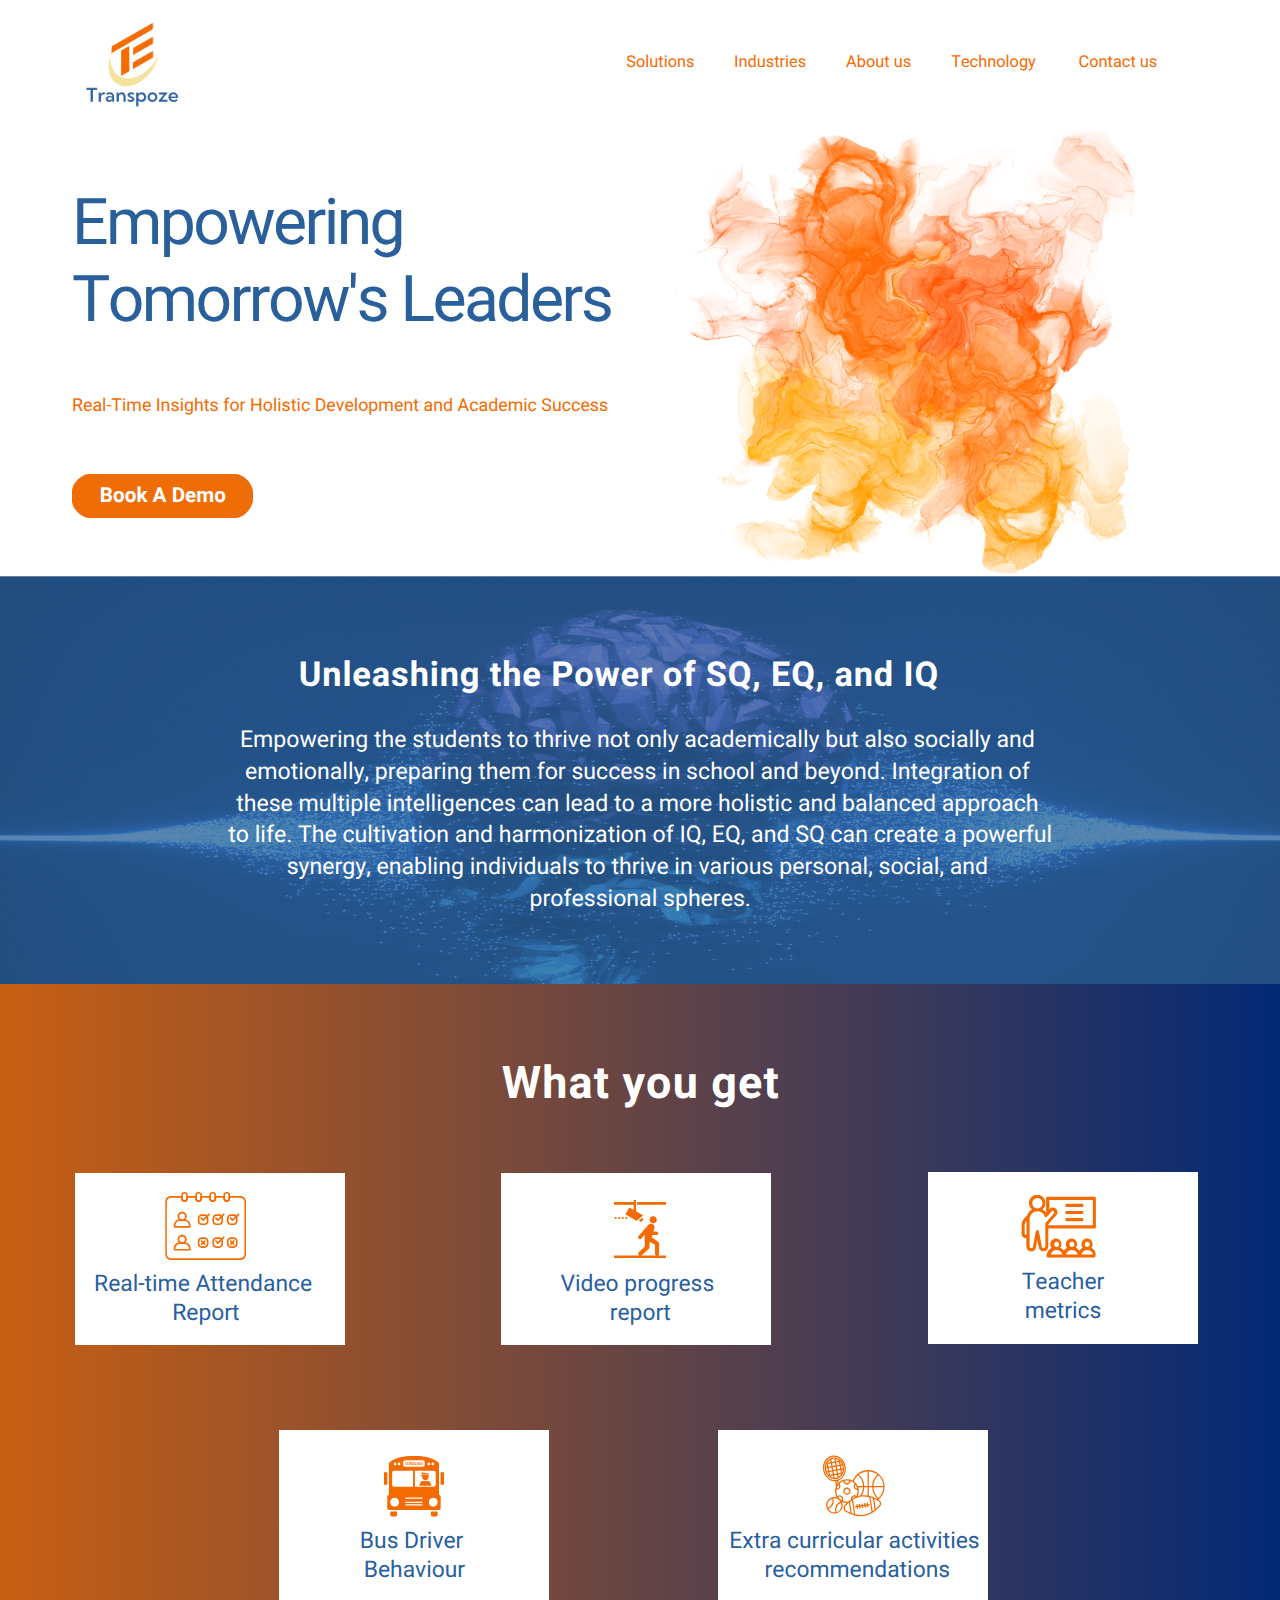
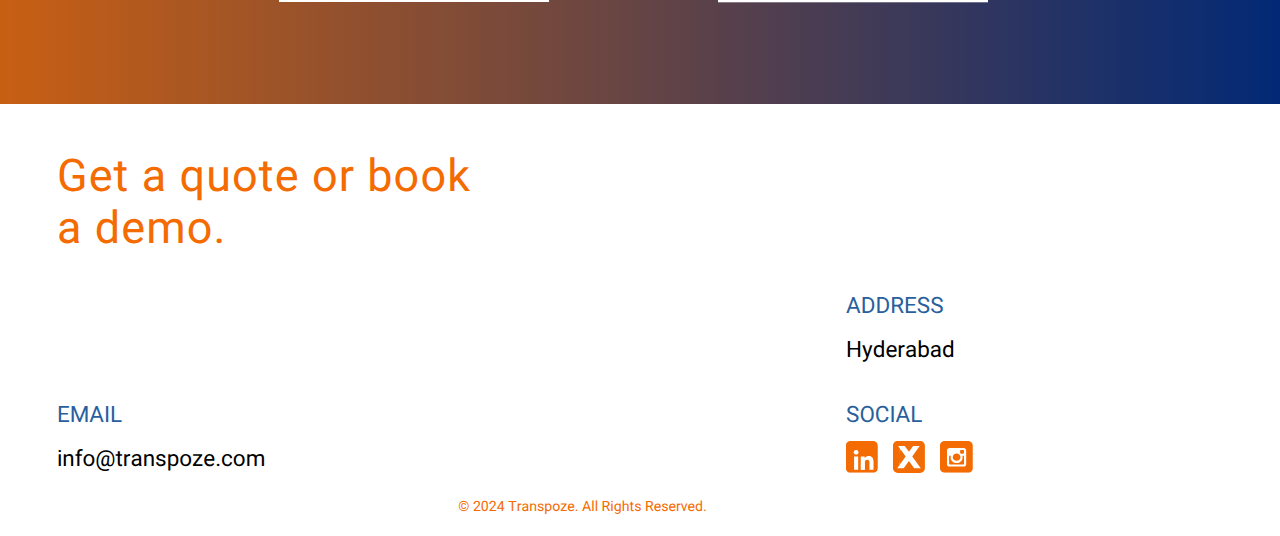
<file: index.html>
<!DOCTYPE html>
<html lang="en">

<head>
  <meta http-equiv="Content-Type" content="text/html; charset=utf-8" />
  <meta name="viewport" content="width=device-width, initial-scale=1.0" />
  <title>Home Page</title>
  <meta name="description" content="" />
  <!-- <link rel="icon" href="26387fa4f5b1e3f7b6217b27d79bf264.png" type="image/png" sizes="16x16"> -->
  <!-- <link rel="icon" href="2d0b56e7e51cf11036ad8734bdb67e2d.png" type="image/png" sizes="32x32"> -->
  <!-- <link rel="apple-touch-icon" href="725b756a69a7d4c235070e51acd85560.png" sizes="180x180"> -->
  <meta property="og:type" content="website">
  <!-- <meta property="og:url" content="https://transpoze.my.canva.site/home"> -->
  <meta property="og:title" content="Home Page">
  <!-- <meta property="og:image" content="https://transpoze.my.canva.site/home/3fa3bbf4473a146b6669cb76e3c2f074.png"> -->
  <meta property="og:image:type" content="image/png">
  <meta property="og:image:width" content="1200">
  <meta property="og:image:height" content="630">
  <meta name="twitter:card" content="summary_large_image">


  <script src="js/939898b427480d700449229ff00dbb8a6f9f77442b532f697866e6914ab8843a.js" async=""
    nonce="54cfe36f-011f-4fbe-86ba-7cdeed611afd"></script>
  <script src="js/388fb330498371d4935abbff11d34d4c30842ca3c4a128cdd290d29db98acb41.js" async=""
    nonce="54cfe36f-011f-4fbe-86ba-7cdeed611afd"></script>
  <script src="js/781b7c2778641097cc201ef02652a4376abe12baf4b506965843770004e198e1.js" async=""
    nonce="54cfe36f-011f-4fbe-86ba-7cdeed611afd"></script>

  <link rel="stylesheet" href="css/home.css">
  <link rel="stylesheet" href="css/head_footer.css">
</head>

<body>
  <div id="root">
    <a id="home" aria-hidden="true" style="visibility:hidden;"></a>
    <section id="OjzpDVdybkuCTwfp"
      style="position:relative;overflow:hidden;align-items:center;grid-template-columns:auto 100rem auto;z-index:0;">
      <div id="fsTeyOFppVtb2LK3"
        style="grid-area:1 / 1 / 2 / 4;display:grid;position:absolute;min-height:100%;min-width:100%;">
        <div id="ZrqEedFn31Blmp14" style="z-index:0;">
          <div id="Ewh6fRs6jHFEfrGA" style="box-sizing:border-box;width:100%;height:100%;transform:rotate(0deg);">
            <div id="dXhAxsX4rvOXLSe3" style="width:100%;height:100%;opacity:1.0;">
              <div id="jzTxTi0E9V0Ng3f7"
                style="background-color:#ffffff;opacity:1.0;transform:scale(1, 1);width:100%;height:100%;overflow:hidden;position:relative;">
              </div>
            </div>
          </div>
        </div>
      </div>
      <div id="VHsOcfRVfYsNdRZx" style="display:grid;position:relative;grid-area:1 / 2 / 2 / 3;">
        <div id="nNfi9qjVkXlPIK7S" style="z-index:1;">
          <div id="mR1LBR6bmfI8Hipg" style="padding-top:100%;transform:rotate(0deg);">
            <div id="e4oXEpaH3oWHE4Xq" style="position:absolute;top:0px;left:0px;width:100%;height:100%;">
              <a id="oNo6sdD8um0dUCD4" href="#" style="pointer-events:all;" target="_self">
                <div id="nKcs6UcIPcaCAMCA" style="width:100%;height:100%;opacity:1.0;">
                  <div id="helj7pp0WpFPvroF"
                    style="transform:scale(1, 1);width:100%;height:100%;overflow:hidden;position:relative;">
                    <div id="dmB9TaxXC7K21RxI"
                      style="width:calc(100% * max(1, var(--scale-fill, 1)));height:calc(100% / min(1, var(--scale-fill, 1)));position:absolute;top:50%;left:50%;opacity:1.0;animation:pulse 1.5s ease-in-out infinite;">
                      <img src="images/logo.png" loading="lazy"
                        sizes="(max-width: 375px) 35.96432275vw, (min-width: 375.05px) and (max-width: 480px) 28.09712715vw, (min-width: 480.05px) and (max-width: 768px) 17.56070447vw, (min-width: 768.05px) and (max-width: 1024px) 13.17052835vw, (min-width: 1024.05px) 9.87307542vw"
                        style="width:100%;height:100%;display:block;object-fit:cover;object-position:50% 50%;transform:translate(-50%, -50%) rotate(0deg);">
                    </div>
                  </div>
                </div>
              </a>
            </div>
          </div>
        </div>
        <div id="U5c740mig0BYmycj" style="z-index:2;">
          <div id="qIXLBZ9bueUY6MF5" style="box-sizing:border-box;width:100%;height:100%;transform:rotate(0deg);">
            <div id="CRMTVXRXx8iFPmyI"
              style="opacity:1.0;display:flex;box-sizing:border-box;flex-direction:column;justify-content:flex-start;width:100%;height:100%;">
              <a id="Ud0yiXSxRoNdMdCN" href="solutions.html"
                style="color:#f46b02;font-family:YACgEev4gKc-0;line-height:1.37073146em;text-align:center;">
                <span id="ghArGreVb5IYAiT7" style="color:#f46b02;">Solutions</span>
              </a>
            </div>
          </div>
        </div>
        <div id="W7P4Qbwxt7aGnkAk" style="z-index:3;">
          <div id="lz07sNy4pPeNqEo8" style="box-sizing:border-box;width:100%;height:100%;transform:rotate(0deg);">
            <div id="BvID893HAVywsksS"
              style="opacity:1.0;display:flex;box-sizing:border-box;flex-direction:column;justify-content:flex-start;width:100%;height:100%;">
              <a id="a8DbKnrTeT602aee" href="#"
                style="color:#f46b02;font-family:YACgEev4gKc-0;line-height:1.37072824em;text-align:center;">
                <span id="NRTPblPBGnRoK3sm" style="color:#f46b02;">Industries</span>
              </a>
            </div>
          </div>
        </div>
        <div id="Mcjvb0SQYd2spLqI" style="z-index:4;">
          <div id="sEGZaPGsqDH052oC" style="box-sizing:border-box;width:100%;height:100%;transform:rotate(0deg);">
            <div id="BBlultfRawD0bXFA"
              style="opacity:1.0;display:flex;box-sizing:border-box;flex-direction:column;justify-content:flex-start;width:100%;height:100%;">
              <a id="wsuWlcvzGElxvJuh" href="about.html"
                style="color:#f46b02;font-family:YACgEev4gKc-0;line-height:1.37072824em;text-align:center;">
                <span id="ZjkiJPqCVIvxVf8a" style="color:#f46b02;">About us</span>
              </a>
            </div>
          </div>
        </div>
        <div id="fSJ5gqjANXJmh6mH" style="z-index:5;">
          <div id="KVnwRQ9U6AXEYwcW" style="box-sizing:border-box;width:100%;height:100%;transform:rotate(0deg);">
            <div id="dMfbTY9dYujDiQXO"
              style="opacity:1.0;display:flex;box-sizing:border-box;flex-direction:column;justify-content:flex-start;width:100%;height:100%;">
              <a id="Tc86egQ9yIDjxL7x" href="#"
                style="color:#f46b02;font-family:YACgEev4gKc-0;line-height:1.37072824em;text-align:center;">
                <span id="rsXZpUR6X8OCVcb3" style="color:#f46b02;">Technology</span>
              </a>
            </div>
          </div>
        </div>
        <div id="vrVwsIfFgxrfqpFo" style="z-index:6;">
          <div id="Sknr1W0iWXWXppPQ" style="box-sizing:border-box;width:100%;height:100%;transform:rotate(0deg);">
            <div id="F62ub3fphizwTP2n"
              style="opacity:1.0;display:flex;box-sizing:border-box;flex-direction:column;justify-content:flex-start;width:100%;height:100%;">
              <a id="sAHLmEeFpG6knqVj" href="#contact"
                style="color:#f46b02;font-family:YACgEev4gKc-0;line-height:1.37072824em;text-align:center;">
                <span id="I3PO26cE2ranq7ev" style="color:#f46b02;">Contact us</span>
              </a>
            </div>
          </div>
        </div>
      </div>
    </section>
    <!-- Home page -->
    <a id="home" aria-hidden="true" style="visibility:hidden;"></a>
    <section id="wiuP1X2FGrEB6Pbn"
      style="position:relative;overflow:hidden;display:grid;align-items:center;grid-template-columns:auto 100rem auto;z-index:0;">
      <div id="ig2y8VLbvYFB4qNl"
        style="grid-area:1 / 1 / 2 / 4;display:grid;position:absolute;min-height:100%;min-width:100%;">
        <div id="V1x2VcXIkYd16Fwx" style="z-index:0;">
          <div id="V3ZUAVBE8ubyJxVb" style="box-sizing:border-box;width:100%;height:100%;transform:rotate(0deg);">
            <div id="lCWhQtdNNVV8zKOU" style="width:100%;height:100%;opacity:1.0;">
              <div id="fIDNvAk0nmnaR53v"
                style="background-color:#ffffff;opacity:1.0;transform:scale(1, 1);width:100%;height:100%;overflow:hidden;position:relative;">
              </div>
            </div>
          </div>
        </div>
      </div>
      <div id="NWM8EO8cdeFhxCog" style="display:grid;position:relative;grid-area:1 / 2 / 2 / 3;">
        <div id="w6wIeCYnYhPbbv16" style="z-index:2;">
          <div id="FsKyULDxe1tf3cZZ" style="padding-top:95.125%;transform:rotate(0deg);">
            <div id="pT8FkelYmWRrk4GY" style="position:absolute;top:0px;left:0px;width:100%;height:100%;">
              <div id="MqolV1DbRbgC0CmC" style="width:100%;height:100%;opacity:1.0;">
                <div id="Tndh0UouWdUsvZLE"
                  style="transform:scale(1, 1);width:100%;height:100%;overflow:hidden;position:relative;">
                  <div id="WxeLtOsnDWkICFCJ"
                    style="width:calc(100% * max(1, var(--scale-fill, 1)));height:calc(100% / min(1, var(--scale-fill, 1)));position:absolute;top:50%;left:50%;opacity:1.0;animation:pulse 1.5s ease-in-out infinite;">
                    <img src="images/c858e8ad8e863fbae49c95e1ce35cdc0.png" alt="Orange Watercolor Blob" loading="lazy"
                      style="width:100%;height:100%;display:block;object-fit:cover;object-position:50% 50%;transform:translate(-50%, -50%) rotate(0deg);">
                  </div>
                </div>
              </div>
            </div>
          </div>
        </div>
        <div id="VdpgVMe4Ij67jVhi" style="z-index:1;">
          <div id="HS2TaL1GBytREAYQ" style="box-sizing:border-box;width:100%;height:100%;transform:rotate(0deg);">
            <div id="fLAF6jQwHzLwmLCB"
              style="opacity:1.0;display:flex;box-sizing:border-box;flex-direction:column;justify-content:flex-start;width:100%;height:100%;">
              <p id="TDahubjvNpBj90Nw"
                style="color:#29609b;font-family:YACgEev4gKc-0;line-height:1.19510251em;letter-spacing:-0.04em;">
                <span id="H2o132QriyYzbJoE" style="color:#29609b;">Empowering ​Tomorrow&#x27;s Leaders</span>
                <br>
              </p>
            </div>
          </div>
        </div>
        <div id="T4Ir5dJVfCinDNoR" style="z-index:6;">
          <div id="WLVhdSPnSYe6G3nV" style="box-sizing:border-box;width:100%;height:100%;transform:rotate(0deg);">
            <div id="qf9mVnL392g2tjLh"
              style="opacity:1.0;display:flex;box-sizing:border-box;flex-direction:column;justify-content:flex-start;width:100%;height:100%;">
              <p id="bABkMnRu8UAfpiD4"
                style="color:#f46b02;font-family:YACgEev4gKc-0;line-height:1.36604428em;letter-spacing:0em;">
                <span id="LJArNhwGB8FSKWq8" style="color:#f46b02;">Real-Time Insights for Holistic Development and
                  Academic Success</span>
                <br>
              </p>
            </div>
          </div>
        </div>
        <div id="HAYowVYfdC9bPqNr">
          <div id="oBYYTdo20T5xnu8A" style="display:grid;position:relative;grid-area:7 / 4 / 8 / 5;">
            <div id="ZfhWtlteuYwOvYsY" style="display:grid;position:relative;grid-area:2 / 2 / 3 / 3;">
              <div id="GaZIdbn1cdTQYO3y" style="z-index:4;">
                <div id="OVjPgxJ9tjKJ0Gv4" style="padding-top:24.875%;transform:rotate(0deg);">
                  <div id="oUDvbtLfEYkOY1mV" style="position:absolute;top:0px;left:0px;width:100%;height:100%;">
                    <div id="LXATqf9eaLngOU5N" style="width:100%;height:100%;opacity:1.0;">
                      <div id="l2VqzpMIrdkR3LDb"
                        style="transform:scale(1, 1);width:100%;height:100%;overflow:hidden;position:relative;">
                        <div id="yqaXL2N9lGdMUi9d"
                          style="width:calc(100% * max(1, var(--scale-fill, 1)));height:calc(100% / min(1, var(--scale-fill, 1)));position:absolute;top:50%;left:50%;opacity:1.0;animation:pulse 1.5s ease-in-out infinite;">
                          <img src="images/feff00a32004ed51c466ab0c278d2be1.svg" alt="CTA Button" loading="lazy"
                            style="width:100%;height:100%;display:block;object-fit:cover;object-position:50% 50%;transform:translate(-50%, -50%) rotate(0deg);">
                        </div>
                      </div>
                    </div>
                  </div>
                </div>
              </div>
              <div id="HFw3VZTVtIj95hHa" style="z-index:5;">
                <div id="MxutIV0tODp9Hg5G" style="box-sizing:border-box;width:100%;height:100%;transform:rotate(0deg);">
                  <div id="pcyvfRE18qRAklYn"
                    style="opacity:1.0;display:flex;box-sizing:border-box;flex-direction:column;justify-content:flex-start;width:100%;height:100%;">
                    <p id="Eqt75ipRPprLGuXS"
                      style="color:#ffffff;font-family:YACgEev4gKc-0;line-height:1.35785929em;text-align:center;letter-spacing:0em;">
                      <span id="pHhNICoDNcy5oc9m" style="color:#ffffff;font-weight:700;">Book A Demo</span>
                      <br>
                    </p>
                  </div>
                </div>
              </div>
            </div>
          </div>
        </div>
      </div>
    </section>
    <a id="about" aria-hidden="true" style="visibility:hidden;"></a>
    <section id="bEA8N6Bca7gilwSa"
      style="position:relative;overflow:hidden;display:grid;align-items:center;grid-template-columns:auto 100rem auto;z-index:0;margin-top:-1px;">
      <div id="e3tKNMPvbzLzG9oo"
        style="grid-area:1 / 1 / 2 / 4;display:grid;position:absolute;min-height:100%;min-width:100%;">
        <div id="RfHbhXBf0tSfPcFR" style="z-index:0;">
          <div id="T7GxTO2JQTmCDbal" style="box-sizing:border-box;width:100%;height:100%;transform:rotate(0deg);">
            <div id="ehmF6dJpqmX6hU4m" style="width:100%;height:100%;opacity:1.0;">
              <div id="D4hu3DIKc0ewyoEI"
                style="background-color:#29609b;opacity:1.0;transform:scale(1, -1);width:100%;height:100%;overflow:hidden;position:relative;">
              </div>
            </div>
          </div>
        </div>
        <div id="Srf2nQW29VD5eSUH" style="z-index:1;">
          <div id="xkiw5RuViki3qcSx" style="box-sizing:border-box;width:100%;height:100%;transform:rotate(0deg);">
            <div id="AZgNJRBULepdKsIH" style="width:100%;height:100%;opacity:0.23;">
              <div id="pqtJ9AHyjH6ENOJ3"
                style="transform:scale(1, 1);width:100%;height:100%;overflow:hidden;position:relative;">
                <div id="qehO0VDIxqAO03Ih"
                  style="width:calc(100% * max(1, var(--scale-fill, 1)));height:calc(208.9964221% / min(1, var(--scale-fill, 1)));position:absolute;top:50%;left:50%;opacity:1.0;animation:pulse 1.5s ease-in-out infinite;">
                  <img src="images/8f62656640f3ab954c3f27356a7a9d56.jpg" alt="Artificial Intelligence" loading="lazy"
                    srcset="images/1100fa9dc97154967efc7b687d7a60f6.jpg 1000w, images/8f62656640f3ab954c3f27356a7a9d56.jpg 2000w"
                    sizes="(max-width: 375px) 257.30700912vw, (min-width: 375.05px) and (max-width: 480px) 220.49590952vw, (min-width: 480.05px) and (max-width: 768px) 174.02798794vw, (min-width: 768.05px) and (max-width: 1024px) 137.86968088vw, (min-width: 1024.05px) 100vw"
                    style="width:100%;height:100%;display:block;object-fit:cover;object-position:50% 44.1830967%;transform:translate(-50%, -44.1830967%) rotate(0deg);">
                </div>
              </div>
            </div>
          </div>
        </div>
      </div>
      <div id="hqtAwNbtoSR7jEec" style="display:grid;position:relative;grid-area:1 / 2 / 2 / 3;">
        <div id="hZtAWYg6nlJcs7fZ" style="z-index:2;">
          <div id="XzvCX7uUDrisRnxD" style="box-sizing:border-box;width:100%;height:100%;">
            <div class="animation_container" style="width:100%;height:100%;">
              <div class="animated"
                style="width:100%;height:100%;animation:rise-LEFT-7ab55076-caf3-41b4-9ba6-2d4df45db428 1000ms 100ms both paused, linear_fade 400ms linear both paused;">
                <div id="TZNrj6PMRdS8dcdU"
                  style="opacity:1.0;display:flex;box-sizing:border-box;flex-direction:column;justify-content:flex-start;width:100%;height:100%;">
                  <p id="X8BgCzpB6c8eth2c"
                    style="color:#ffffff;font-family:YACgEev4gKc-0;line-height:1.14444431em;letter-spacing:0.025em;">
                    <span id="EYlftczsKr4AvN3M" style="color:#ffffff;font-weight:700;">Unleashing the Power of SQ, EQ,
                      and IQ</span>
                    <br>
                  </p>
                </div>
              </div>
            </div>
          </div>
        </div>
        <div id="nQb0WBo4Yq2bQhZx" style="z-index:3;">
          <div id="Tsd5WZwQPYGR7VPF" style="box-sizing:border-box;width:100%;height:100%;transform:rotate(0deg);">
            <div id="nEGoRbnhaFWxR69k"
              style="opacity:1.0;display:flex;box-sizing:border-box;flex-direction:column;justify-content:flex-start;width:100%;height:100%;">
              <p id="TUE98ukc7JFsAiW9"
                style="color:#ffffff;font-family:YACgEev4gKc-0;line-height:1.37846304em;text-align:center;letter-spacing:0em;">
                <span id="jWCg9KZcZhsU5VZC" style="color:#ffffff;">Empowering the students to thrive not only
                  academically but also socially and ​emotionally, preparing them for success in school and beyond.
                  Integration of ​these multiple intelligences can lead to a more holistic and balanced approach ​to
                  life. The cultivation and harmonization of IQ, EQ, and SQ can create a powerful ​synergy, enabling
                  individuals to thrive in various personal, social, and ​professional spheres.</span>
                <br>
              </p>
            </div>
          </div>
        </div>
      </div>
    </section>
    <a id="services" aria-hidden="true" style="visibility:hidden;"></a>
    <section id="rfFrb1v3s4YPxURJ"
      style="position:relative;overflow:hidden;display:grid;align-items:center;grid-template-columns:auto 100rem auto;z-index:0;margin-top:-1px;">
      <div id="TAZl3p1qUdg9VjXQ"
        style="grid-area:1 / 1 / 2 / 4;display:grid;position:absolute;min-height:100%;min-width:100%;">
        <div id="cLkcwngzQZiv0AkF" style="z-index:0;">
          <div id="roZRTVV8YHfeiqHY" style="box-sizing:border-box;width:100%;height:100%;transform:rotate(0deg);">
            <div id="QGgHbAhhuBBplyur" style="width:100%;height:100%;opacity:1.0;">
              <div id="rd2a2Lhe0cHpG0gx"
                style="background:linear-gradient(90deg, rgba(200, 95, 19, 1.000000) 0%, rgba(2, 41, 118, 1.000000) 100%);transform:scale(1, 1);width:100%;height:100%;overflow:hidden;position:relative;">
              </div>
            </div>
          </div>
        </div>
      </div>
      <div id="b08SD09jbhr01KaY" style="display:grid;position:relative;grid-area:1 / 2 / 2 / 3;">
        <div id="qu4IjbcXwl611Ogj" style="z-index:15;">
          <div id="Kmnd8ZvgtELzKaiQ" style="box-sizing:border-box;width:100%;height:100%;">
            <div class="animation_container" style="width:100%;height:100%;">
              <div class="animated"
                style="width:100%;height:100%;animation:fade-LEFT-dd346378-3330-4ce2-9f8e-5c154599fff0 500ms 100ms both paused;">
                <div id="pelu2iO2MWLanxae"
                  style="opacity:1.0;display:flex;box-sizing:border-box;flex-direction:column;justify-content:flex-start;width:100%;height:100%;">
                  <p id="dkbCNKklmUCiqci8"
                    style="color:#ffffff;font-family:YACgEev4gKc-0;line-height:1.14583333em;text-align:center;letter-spacing:0.025em;">
                    <span id="A050FYzGBzNV3AsO" style="color:#ffffff;font-weight:700;">What you get</span>
                    <br>
                  </p>
                </div>
              </div>
            </div>
          </div>
        </div>
        <div id="mCa6QyNxbwlY4EQT">
          <div id="Q2CZ5TcWmFJNBDAX" style="display:grid;position:relative;">
            <div id="Foh3t1LldCHr8afW" style="z-index:1;">
              <div id="uELjQ7DutmUPbRcK" style="padding-top:63.75057274%;">
                <div id="hRkgvYTrf8A2EKUC" style="position:absolute;top:0px;left:0px;width:100%;height:100%;">
                  <div class="animation_container" style="width:100%;height:100%;">
                    <div class="animated"
                      style="width:100%;height:100%;animation:rise-LEFT-afce001e-d57c-4364-a99f-33a0172e23a0 1000ms 100ms both paused, linear_fade 400ms linear both paused;">
                      <svg id="EEikusUhSnbYv2Gy" viewBox="0 0 78.6259 50.1244"
                        style="width:100%;height:100%;opacity:1.0;overflow:hidden;position:absolute;top:0%;left:0%;background:url(&#x27;data:image/png;base64,&#x27;);">
                        <g id="Ay49zRHFUK014F1U" style="transform:scale(1, 1);">
                          <g id="A9Lc2AVAKhluCZsA" style="clip-path:url(#vpKhBAINdCExE2Pm);">
                            <clippath id="vpKhBAINdCExE2Pm">
                              <path d="M0,0 L78.62585775,0 L78.62585775,50.12443464 L0,50.12443464 Z"></path>
                            </clippath>
                            <path id="zcpQMflS7ZONIX0c"
                              d="M0,0 L78.62585775,0 L78.62585775,50.12443464 L0,50.12443464 Z"
                              style="fill:#ffffff;opacity:1.0;"></path>
                            <path id="ELyImYc1TuZAd2DR"
                              d="M0,0 L78.62585775,0 L78.62585775,50.12443464 L0,50.12443464 Z"
                              style="fill:none;stroke-linecap:butt;vector-effect:non-scaling-stroke;stroke:#ffffff;">
                            </path>
                          </g>
                        </g>
                      </svg>
                    </div>
                  </div>
                </div>
              </div>
            </div>
            <div id="whXsCTX7ZXt7rUOO" style="z-index:2;">
              <div id="jfa1G9MipLFvE2fB" style="padding-top:83.375%;transform:rotate(0deg);">
                <div id="NTP3jOn1xzdA9Uun" style="position:absolute;top:0px;left:0px;width:100%;height:100%;">
                  <div id="ptrbvghAZFss7DoY" style="width:100%;height:100%;opacity:1.0;">
                    <div id="FKFSah5XBsVLdwX1"
                      style="transform:scale(1, 1);width:100%;height:100%;overflow:hidden;position:relative;">
                      <div id="EiN2cDdZ9hDucKdP"
                        style="width:calc(100% * max(1, var(--scale-fill, 1)));height:calc(100% / min(1, var(--scale-fill, 1)));position:absolute;top:50%;left:50%;opacity:1.0;animation:pulse 1.5s ease-in-out infinite;">
                        <img src="images/c566b2b267ee1d17d0becb5bffdfca1a.svg" alt="Absence icon" loading="lazy"
                          style="width:100%;height:100%;display:block;object-fit:cover;object-position:50% 50%;transform:translate(-50%, -50%) rotate(0deg);">
                      </div>
                    </div>
                  </div>
                </div>
              </div>
            </div>
          </div>
        </div>
        <div id="oh6j6VWzMHFi9MG6" style="z-index:16;">
          <div id="xmQEop56HR6KqjnO" style="box-sizing:border-box;width:100%;height:100%;transform:rotate(0deg);">
            <div id="o34nDB6YRGPhwtLS"
              style="opacity:1.0;display:flex;box-sizing:border-box;flex-direction:column;justify-content:flex-start;width:100%;height:100%;">
              <p id="uSUctMPCyJcoBlvE"
                style="color:#295fa0;font-family:YACgEev4gKc-0;line-height:1.26870106em;text-align:center;text-transform:none;letter-spacing:0em;">
                <span id="XdCzzPVD0h5lRikl" style="color:#295fa0;">Real-time Attendance ​Report</span>
                <br>
              </p>
            </div>
          </div>
        </div>
        <div id="WA5gAPKFPz8qlnbP">
          <div id="Uh0Nxlte6GOoF32t" style="display:grid;position:relative;">
            <div id="JEGdI2pRJHwnFkpl" style="z-index:3;">
              <div id="T8cIyG6hSPW2TWRB" style="box-sizing:border-box;width:100%;height:100%;">
                <div class="animation_container" style="width:100%;height:100%;">
                  <div class="animated"
                    style="width:100%;height:100%;animation:rise-LEFT-ef18fd8c-f023-4512-8453-9e53c1d8c04d 1000ms 100ms both paused, linear_fade 400ms linear both paused;">
                    <svg id="TGLmYCOrCH6kRFge" viewBox="0 0 78.6259 50.1244" preserveAspectRatio="none"
                      style="width:100%;height:100%;opacity:1.0;overflow:hidden;position:absolute;top:0%;left:0%;background:url(&#x27;data:image/png;base64,&#x27;);">
                      <g id="FJvkemOWbL3AnRuF" style="transform:scale(1, 1);">
                        <g id="fsangJHl9Ucfe68E" style="clip-path:url(#rH9fQUUCNfWLnqqP);">
                          <clippath id="rH9fQUUCNfWLnqqP">
                            <path d="M0,0 L78.62585775,0 L78.62585775,50.12443464 L0,50.12443464 Z"></path>
                          </clippath>
                          <path id="aRjIa2YfQeEy2GE3" d="M0,0 L78.62585775,0 L78.62585775,50.12443464 L0,50.12443464 Z"
                            style="fill:#ffffff;opacity:1.0;"></path>
                          <path id="eEosx08NRiYfPscL" d="M0,0 L78.62585775,0 L78.62585775,50.12443464 L0,50.12443464 Z"
                            style="fill:none;stroke-linecap:butt;vector-effect:non-scaling-stroke;stroke:#ffffff;">
                          </path>
                        </g>
                      </g>
                    </svg>
                  </div>
                </div>
              </div>
            </div>
            <div id="oyuRK3qNDpWywiBF" style="z-index:12;">
              <div id="Ol3Q07MIU9jcNBk8" style="padding-top:110.04126547%;transform:rotate(0deg);">
                <div id="l24ZiFVN9akwFhOJ" style="position:absolute;top:0px;left:0px;width:100%;height:100%;">
                  <div id="K8s7JjsSDdz9z1eu" style="width:100%;height:100%;opacity:1.0;">
                    <div id="asZMkBRAxlDpJkAK"
                      style="transform:scale(1, 1);width:100%;height:100%;overflow:hidden;position:relative;">
                      <div id="IrKgWUYdUprzCrUu"
                        style="width:calc(100% * max(1, var(--scale-fill, 1)));height:calc(100% / min(1, var(--scale-fill, 1)));position:absolute;top:50%;left:50%;opacity:1.0;animation:pulse 1.5s ease-in-out infinite;">
                        <img src="images/e81721d1a03fd5cc72969e4a67cc4fd1.svg" alt="Surveillance Icon" loading="lazy"
                          style="width:100%;height:100%;display:block;object-fit:cover;object-position:50% 50%;transform:translate(-50%, -50%) rotate(0deg);">
                      </div>
                    </div>
                  </div>
                </div>
              </div>
            </div>
            <div id="XHYgcHdQUE3PCTAB" style="z-index:17;">
              <div id="JHwPJulrSy4FUOwM" style="box-sizing:border-box;width:100%;height:100%;transform:rotate(0deg);">
                <div id="uG78KpqeVUUXAsVp"
                  style="opacity:1.0;display:flex;box-sizing:border-box;flex-direction:column;justify-content:flex-start;width:100%;height:100%;">
                  <p id="EYAp2F5vxCXHElyx"
                    style="color:#295fa0;font-family:YACgEev4gKc-0;line-height:1.26870106em;text-align:center;text-transform:none;letter-spacing:0em;">
                    <span id="G6kPPLfWyVab5tuA" style="color:#295fa0;">Video progress ​report</span>
                    <br>
                  </p>
                </div>
              </div>
            </div>
          </div>
        </div>
        <div id="TOfZ6QY3Xyt27BXb">
          <div id="TducvByzGWk2u3hh" style="display:grid;position:relative;">
            <div id="LpDOLhx7IKuGlF6d" style="display:grid;position:relative;grid-area:2 / 2 / 3 / 3;">
              <div id="X0ZH9Xlce8SDiqJ2" style="z-index:9;">
                <div id="BwZcJ9PhoJUr2tQf" style="box-sizing:border-box;width:100%;height:100%;">
                  <div class="animation_container" style="width:100%;height:100%;">
                    <div class="animated"
                      style="width:100%;height:100%;animation:rise-RIGHT-47ad84a6-a89e-44c5-b95d-721bd69a99cb 1000ms 100ms both paused, linear_fade 400ms linear both paused;">
                      <svg id="ZyJf61qmO8xTy0Lf" viewBox="0 0 78.6259 50.1244" preserveAspectRatio="none"
                        style="width:100%;height:100%;opacity:1.0;overflow:hidden;position:absolute;top:0%;left:0%;background:url(&#x27;data:image/png;base64,&#x27;);">
                        <g id="ok6PcqZ1s2TRgL3b" style="transform:scale(1, 1);">
                          <g id="cMv3o8n78zcpD0Q4" style="clip-path:url(#anGdN3dgz1WiRIGr);">
                            <clippath id="anGdN3dgz1WiRIGr">
                              <path d="M0,0 L78.62585775,0 L78.62585775,50.12443464 L0,50.12443464 Z"></path>
                            </clippath>
                            <path id="Qb5vSEswfL4hASul"
                              d="M0,0 L78.62585775,0 L78.62585775,50.12443464 L0,50.12443464 Z"
                              style="fill:#ffffff;opacity:1.0;"></path>
                            <path id="Hdl1XgdHaQlT6Ymo"
                              d="M0,0 L78.62585775,0 L78.62585775,50.12443464 L0,50.12443464 Z"
                              style="fill:none;stroke-linecap:butt;vector-effect:non-scaling-stroke;stroke:#ffffff;">
                            </path>
                          </g>
                        </g>
                      </svg>
                    </div>
                  </div>
                </div>
              </div>
              <div id="ZcOAjEWRrohlKukX" style="z-index:10;">
                <div id="QlpWJ9cURQXCGVRB" style="padding-top:83.27272727%;transform:rotate(0deg);">
                  <div id="vhDc6JCYy8bhXMZJ" style="position:absolute;top:0px;left:0px;width:100%;height:100%;">
                    <div id="Zs13tWy8i6nXVLJw" style="width:100%;height:100%;opacity:1.0;">
                      <div id="cXRDSvAoe3NeHuQv"
                        style="transform:scale(1, 1);width:100%;height:100%;overflow:hidden;position:relative;">
                        <div id="SWXIouEG2tgmehHs"
                          style="width:calc(100% * max(1, var(--scale-fill, 1)));height:calc(100% / min(1, var(--scale-fill, 1)));position:absolute;top:50%;left:50%;opacity:1.0;animation:pulse 1.5s ease-in-out infinite;">
                          <img src="images/14bbd79b448cd6763716cc1e8bc5ffe1.svg" alt="Teacher Demonstration Icon"
                            loading="lazy"
                            style="width:100%;height:100%;display:block;object-fit:cover;object-position:50% 50%;transform:translate(-50%, -50%) rotate(0deg);">
                        </div>
                      </div>
                    </div>
                  </div>
                </div>
              </div>
              <div id="l0GInqVpf7TuKApD" style="z-index:11;">
                <div id="Mw8fwKZghNHEw3pI" style="box-sizing:border-box;width:100%;height:100%;transform:rotate(0deg);">
                  <div id="C4fGFDNp3ZLxo893"
                    style="opacity:1.0;display:flex;box-sizing:border-box;flex-direction:column;justify-content:flex-start;width:100%;height:100%;">
                    <p id="HN7FcgOMbRLhKH84"
                      style="color:#295fa0;font-family:YACgEev4gKc-0;line-height:1.26870106em;text-align:center;">
                      <span id="fc4YVSxOm780vt1k" style="color:#295fa0;">Teacher </span>
                    </p>
                    <p id="hZaEWD5bLV3YDUDw"
                      style="color:#295fa0;font-family:YACgEev4gKc-0;line-height:1.26870106em;text-align:center;text-transform:none;letter-spacing:0em;">
                      <span id="DaIs7qATtGIJl7HE" style="color:#295fa0;">metrics</span>
                      <br>
                    </p>
                  </div>
                </div>
              </div>
            </div>
          </div>
        </div>
        <div id="rJPcCek0Fx80vAWH">
          <div id="F7eJzCK9kWkjGvex" style="display:grid;position:relative;">
            <div id="TJLvPajdqMOByoIP" style="z-index:7;">
              <div id="m1USV4dhxAplpYm2" style="box-sizing:border-box;width:100%;height:100%;">
                <div class="animation_container" style="width:100%;height:100%;">
                  <div class="animated"
                    style="width:100%;height:100%;animation:rise-LEFT-58e56ad8-7c83-48b0-ad45-4998d37c8cc4 1000ms 100ms both paused, linear_fade 400ms linear both paused;">
                    <svg id="ZTZFLia9bpcruY5n" viewBox="0 0 78.6259 50.1244" preserveAspectRatio="none"
                      style="width:100%;height:100%;opacity:1.0;overflow:hidden;position:absolute;top:0%;left:0%;background:url(&#x27;data:image/png;base64,&#x27;);">
                      <g id="IAfOjxMvhk0cGBlb" style="transform:scale(1, 1);">
                        <g id="hrJ147VkPtVWcAzO" style="clip-path:url(#SMpk9KsfMvg1uEqg);">
                          <clippath id="SMpk9KsfMvg1uEqg">
                            <path d="M0,0 L78.62585775,0 L78.62585775,50.12443464 L0,50.12443464 Z"></path>
                          </clippath>
                          <path id="clOXE0vVRYndUk3Z" d="M0,0 L78.62585775,0 L78.62585775,50.12443464 L0,50.12443464 Z"
                            style="fill:#ffffff;opacity:1.0;"></path>
                          <path id="aq8RqhnmQPR0fi9K" d="M0,0 L78.62585775,0 L78.62585775,50.12443464 L0,50.12443464 Z"
                            style="fill:none;stroke-linecap:butt;vector-effect:non-scaling-stroke;stroke:#ffffff;">
                          </path>
                        </g>
                      </g>
                    </svg>
                  </div>
                </div>
              </div>
            </div>
            <div id="TCHXuqJI2ovuhBWJ" style="z-index:13;">
              <div id="eR4NBdh5nJbyOval" style="padding-top:98.75%;transform:rotate(0deg);">
                <div id="Ewl9Evvz2zXr3k0c" style="position:absolute;top:0px;left:0px;width:100%;height:100%;">
                  <div id="L7dtJeLTvYnQwOzK" style="width:100%;height:100%;opacity:1.0;">
                    <div id="mfBoWaTWPZbjTZ9g"
                      style="transform:scale(1, 1);width:100%;height:100%;overflow:hidden;position:relative;">
                      <div id="of1St1CJuMfvlxPq"
                        style="width:calc(100% * max(1, var(--scale-fill, 1)));height:calc(100% / min(1, var(--scale-fill, 1)));position:absolute;top:50%;left:50%;opacity:1.0;animation:pulse 1.5s ease-in-out infinite;">
                        <img src="images/7c75aef1923645b7fd3ff635c86ebe9d.svg" alt="School bus" loading="lazy"
                          style="width:100%;height:100%;display:block;object-fit:cover;object-position:50% 50%;transform:translate(-50%, -50%) rotate(0deg);">
                      </div>
                    </div>
                  </div>
                </div>
              </div>
            </div>
            <div id="Di1cuGfSr5dvc5ou" style="z-index:14;">
              <div id="LQez7Y2WyxZ2mGbI" style="box-sizing:border-box;width:100%;height:100%;transform:rotate(0deg);">
                <div id="axw3K5lCyqSJakLE"
                  style="opacity:1.0;display:flex;box-sizing:border-box;flex-direction:column;justify-content:flex-start;width:100%;height:100%;">
                  <p id="qnGfC8jx9GEUg8yf"
                    style="color:#295fa0;font-family:YACgEev4gKc-0;line-height:1.26870106em;text-align:center;text-transform:none;letter-spacing:0em;">
                    <span id="Nc2PEiQuR3aWoHEM" style="color:#295fa0;">Bus Driver ​Behaviour</span>
                    <br>
                  </p>
                </div>
              </div>
            </div>
          </div>
        </div>
        <div id="F8Wv8OOzf4qf5HGC">
          <div id="CEXUCe8eOjR3snVZ" style="display:grid;position:relative;">
            <div id="uBfkc3Wfz7zyNT6y" style="z-index:4;">
              <div id="hDpaYQFSmc7vYNww" style="padding-top:63.75057274%;">
                <div id="CkHVGBoTavKEzqob" style="position:absolute;top:0px;left:0px;width:100%;height:100%;">
                  <div class="animation_container" style="width:100%;height:100%;">
                    <div class="animated"
                      style="width:100%;height:100%;animation:rise-RIGHT-61f956cd-7677-4dec-a146-5839d40a5e2c 1000ms 100ms both paused, linear_fade 400ms linear both paused;">
                      <svg id="ENrJjmQzyK8kSlVU" viewBox="0 0 78.6259 50.1244"
                        style="width:100%;height:100%;opacity:1.0;overflow:hidden;position:absolute;top:0%;left:0%;background:url(&#x27;data:image/png;base64,&#x27;);">
                        <g id="BTYZ4du1LHBAKx0O" style="transform:scale(1, 1);">
                          <g id="MHBlF8xd2rXUMtsM" style="clip-path:url(#JxPgPsz1wVDhRxZV);">
                            <clippath id="JxPgPsz1wVDhRxZV">
                              <path d="M0,0 L78.62585775,0 L78.62585775,50.12443464 L0,50.12443464 Z"></path>
                            </clippath>
                            <path id="UdK0mNeyUdf0wmRt"
                              d="M0,0 L78.62585775,0 L78.62585775,50.12443464 L0,50.12443464 Z"
                              style="fill:#ffffff;opacity:1.0;"></path>
                            <path id="GRjHGAl4LtyZvaBn"
                              d="M0,0 L78.62585775,0 L78.62585775,50.12443464 L0,50.12443464 Z"
                              style="fill:none;stroke-linecap:butt;vector-effect:non-scaling-stroke;stroke:#ffffff;">
                            </path>
                          </g>
                        </g>
                      </svg>
                    </div>
                  </div>
                </div>
              </div>
            </div>
            <div id="su4jLOaVb2ZSCpEd" style="z-index:5;">
              <div id="D0mEa6Eg5TvbhLJ5" style="padding-top:94.125%;transform:rotate(0deg);">
                <div id="jk1RfHaC917EHn2S" style="position:absolute;top:0px;left:0px;width:100%;height:100%;">
                  <div id="jc3ieH01lovzL4Fw" style="width:100%;height:100%;opacity:1.0;">
                    <div id="LqgIVV45h27WqP0k"
                      style="transform:scale(1, 1);width:100%;height:100%;overflow:hidden;position:relative;">
                      <div id="FLTbQTl5OQunILCD"
                        style="width:calc(100% * max(1, var(--scale-fill, 1)));height:calc(100% / min(1, var(--scale-fill, 1)));position:absolute;top:50%;left:50%;opacity:1.0;animation:pulse 1.5s ease-in-out infinite;">
                        <img src="images/393b171aab06390a6ce05928eeaec1ea.svg" alt="Ball Sport Icon" loading="lazy"
                          style="width:100%;height:100%;display:block;object-fit:cover;object-position:50% 50%;transform:translate(-50%, -50%) rotate(0deg);">
                      </div>
                    </div>
                  </div>
                </div>
              </div>
            </div>
          </div>
        </div>
        <div id="eY9HB3SKys0ZLrk3" style="z-index:6;">
          <div id="LM5nxEm84cbWjlku" style="box-sizing:border-box;width:100%;height:100%;transform:rotate(0deg);">
            <div id="vWWDBPgX8fqInoRH"
              style="opacity:1.0;display:flex;box-sizing:border-box;flex-direction:column;justify-content:flex-start;width:100%;height:100%;">
              <p id="NcZcDQegyCY6Omjw"
                style="color:#295fa0;font-family:YACgEev4gKc-0;line-height:1.26870106em;text-align:center;text-transform:none;letter-spacing:0em;">
                <span id="IvOB2qBQIhOQtgzq" style="color:#295fa0;">Extra curricular activities ​recommendations</span>
                <br>
              </p>
            </div>
          </div>
        </div>
      </div>
    </section>
    <!-- footer -->
    <a id="contact" aria-hidden="true" style="visibility:hidden;"></a>
    <section id="aPmaHXahidTF4Oye"
      style="position:relative;overflow:hidden;display:grid;align-items:center;grid-template-columns:auto 100rem auto;z-index:0;">
      <!-- <div id="T4L89hHETTPyvWIN"
        style="grid-area:1 / 1 / 2 / 4;display:grid;position:absolute;min-height:100%;min-width:100%;">
        <div id="MjJC4AHBIb61C76k" style="z-index:0;">
          <div id="qwM602UtVVKt2oXL" style="box-sizing:border-box;width:100%;height:100%;transform:rotate(0deg);">
            <div id="EiX2SWykj6kT6hDj" style="width:100%;height:100%;opacity:1.0;">
              <div id="lF4IgNHqQhZug5wN"
                style="background-color:#ffffff;opacity:1.0;transform:scale(1, 1);width:100%;height:100%;overflow:hidden;position:relative;">
              </div>
            </div>
          </div>
        </div>
      </div> -->
      <div id="n0vq1L3FZMgSVbM5" style="display:grid;position:relative;grid-area:1 / 2 / 2 / 3;">
        <div id="m7cq93ijBysqGpr7" style="z-index:4;">
          <div id="HEzZfASjSRDxctnm" style="box-sizing:border-box;width:100%;height:100%;">
            <div class="animation_container" style="width:100%;height:100%;">
              <div class="animated"
                style="width:100%;height:100%;animation:rise-LEFT-d99f3918-c15a-4621-b5aa-43a1b4754338 1000ms 100ms both paused, linear_fade 400ms linear both paused;">
                <div id="zaMZZL3YJrkcUYE2"
                  style="opacity:1.0;display:flex;box-sizing:border-box;flex-direction:column;justify-content:flex-start;width:100%;height:100%;">
                  <p id="lZiVNuNZPKasKmSd"
                    style="color:#f46b02;font-family:YACgEev4gKc-0;line-height:1.14583333em;letter-spacing:0.025em;">
                    <span id="vbEIK8MMjuc7BGYI" style="color:#f46b02;">Get a quote or book ​a demo.</span>
                    <br>
                  </p>
                </div>
              </div>
            </div>
          </div>
        </div>
        <div id="wcSqnkUAQ1tCNFP8" style="z-index:2;">
          <div id="nT9IFZXXSCv2GPV5" style="box-sizing:border-box;width:100%;height:100%;transform:rotate(0deg);">
            <div id="RqdI69x5Ldl3AVZ7"
              style="opacity:1.0;display:flex;box-sizing:border-box;flex-direction:column;justify-content:flex-start;width:100%;height:100%;">
              <p id="IQhN9ub051qmTc07"
                style="color:#295fa0;font-family:YACgEev4gKc-0;line-height:0.99999583em;text-transform:uppercase;letter-spacing:0em;">
                <span id="ahrxLsMwaMzZMh3m" style="text-decoration-line:underline;color:#295fa0;"></span>
                <br>
              </p>
            </div>
          </div>
        </div>
        <div id="UN7ltPK6yDZNlpKP" style="z-index:1;">
          <div id="zrrxb1Uoxt0pcpOD" style="box-sizing:border-box;width:100%;height:100%;transform:rotate(0deg);">
            <div id="xdiOTOevIwD8fsgh"
              style="opacity:1.0;display:flex;box-sizing:border-box;flex-direction:column;justify-content:flex-start;width:100%;height:100%;">
              <p id="OrAhm2XqrnV7RTuI"
                style="color:#000000;direction:ltr;font-family:YACgEev4gKc-0;margin-left:0em;line-height:1.45833941em;text-align:left;text-transform:none;letter-spacing:0em;">
                <span id="LgqAa0VGNxsTewIc" style="color:#000000;"></span>
                <br>
              </p>
            </div>
          </div>
        </div>
        <div id="stxlYn6YDgYTqnWO">
          <div id="GDunb7QnD9FVRsrs" style="display:grid;position:relative;">
            <div id="btN6heMkg0qpKEuW" style="z-index:6;">
              <div id="Sy0WFwDQ5FyfkxIS" style="box-sizing:border-box;width:100%;height:100%;">
                <div class="animation_container" style="width:100%;height:100%;">
                  <div class="animated"
                    style="width:100%;height:100%;animation:rise-LEFT-611b9364-6be6-4b35-8965-baa1845d1282 1000ms 100ms both paused, linear_fade 400ms linear both paused;">
                    <div id="hrc99lzP61dAOkfR"
                      style="opacity:1.0;display:flex;box-sizing:border-box;flex-direction:column;justify-content:flex-start;width:100%;height:100%;">
                      <p id="lr7xyIeOp8T30wKI"
                        style="color:#295fa0;font-family:YACgEev4gKc-0;line-height:0.99999583em;text-transform:uppercase;letter-spacing:0em;">
                        <span id="GDnRAbjhZGArpJv9" style="color:#295fa0;">Email</span>
                        <br>
                      </p>
                    </div>
                  </div>
                </div>
              </div>
            </div>
            <div id="TkU7vLqmUxhhwEoq" style="z-index:7;">
              <div id="PHnpgr0S2qArCX5M" style="box-sizing:border-box;width:100%;height:100%;">
                <div class="animation_container" style="width:100%;height:100%;">
                  <div class="animated"
                    style="width:100%;height:100%;animation:rise-LEFT-de07b132-689e-40ae-9c4d-67a22f61f42b 1000ms 100ms both paused, linear_fade 400ms linear both paused;">
                    <div id="x9ykycLHFcqs3Sf1"
                      style="opacity:1.0;display:flex;box-sizing:border-box;flex-direction:column;justify-content:flex-start;width:100%;height:100%;">
                      <p id="uWEeOY8QanSXYomi"
                        style="color:#000000;direction:ltr;font-family:YACgEev4gKc-0;margin-left:0em;line-height:1.45833941em;text-align:left;text-transform:none;letter-spacing:0em;">
                        <span id="OtCN7LM77qFaWL8T" style="color:#000000;">info@transp​oze.com</span>
                        <br>
                      </p>
                    </div>
                  </div>
                </div>
              </div>
            </div>
          </div>
        </div>
        <div id="O3i1OUu56vdzNCK9" style="z-index:3;">
          <div id="M5CRTB4XT2PJkjlW" style="box-sizing:border-box;width:100%;height:100%;">
            <div class="animation_container" style="width:100%;height:100%;">
              <div class="animated"
                style="width:100%;height:100%;animation:rise-RIGHT-e2f42422-87bc-4b23-a726-34c4784cc838 1000ms 100ms both paused, linear_fade 400ms linear both paused;">
                <div id="NRLM8sppDjQ8CCjc"
                  style="opacity:1.0;display:flex;box-sizing:border-box;flex-direction:column;justify-content:flex-start;width:100%;height:100%;">
                  <p id="VouCSGtVXI2JYuTO"
                    style="color:#29609b;font-family:YACgEev4gKc-0;line-height:0.99999583em;text-transform:uppercase;letter-spacing:0em;">
                    <span id="yJEd1E7wnRe4kxQe" style="color:#29609b;">ADDRESS</span>
                    <br>
                  </p>
                </div>
              </div>
            </div>
          </div>
        </div>
        <div id="fKbCh3EkkGBLeXwH" style="z-index:10;">
          <div id="NR8DRPlA0Z90JD19" style="box-sizing:border-box;width:100%;height:100%;transform:rotate(0deg);">
            <div id="rLCJ5o7UXowdFcGj"
              style="opacity:1.0;display:flex;box-sizing:border-box;flex-direction:column;justify-content:flex-start;width:100%;height:100%;">
              <p id="c2qNbuC6LU3QYzeW"
                style="color:#000000;direction:ltr;font-family:YACgEev4gKc-0;margin-left:0em;line-height:1.45833941em;text-align:left;text-transform:none;letter-spacing:0em;">
                <span id="JgF9iTrGHudYppSB" style="color:#000000;">Hyderabad</span>
                <br>
              </p>
            </div>
          </div>
        </div>
        <div id="YPSyHfyRgAB44SFk" style="z-index:9;">
          <div id="xl5QPq0oyUTzXYgX" style="box-sizing:border-box;width:100%;height:100%;">
            <div class="animation_container" style="width:100%;height:100%;">
              <div class="animated"
                style="width:100%;height:100%;animation:rise-RIGHT-85c7fcdb-75a6-403e-870e-7bb751271bd5 1000ms 100ms both paused, linear_fade 400ms linear both paused;">
                <div id="Ky6yyG3itHYgJy9c"
                  style="opacity:1.0;display:flex;box-sizing:border-box;flex-direction:column;justify-content:flex-start;width:100%;height:100%;">
                  <p id="Re8yGfoVj5pt3iMb"
                    style="color:#29609b;font-family:YACgEev4gKc-0;line-height:0.99999583em;text-transform:uppercase;letter-spacing:0em;">
                    <span id="FBa92eucuBLJmaxb" style="color:#29609b;">SOCIAL</span>
                    <br>
                  </p>
                </div>
              </div>
            </div>
          </div>
        </div>
        <div id="vRecMiEP16rdCECN">
          <div id="lRKJwVxJP4YQfsgm" style="display:grid;position:relative;">
            <div id="M2sbGrke0swOi1Xy" style="z-index:12;">
              <div id="yLeOOD3UgRJ6ugSX" style="padding-top:100%;transform:rotate(0deg);">
                <div id="auJv3eHlzjox2Sj5" style="position:absolute;top:0px;left:0px;width:100%;height:100%;">
                  <div id="aOn0JHg0zTHXfbRd" style="width:100%;height:100%;opacity:1.0;">
                    <div id="Wl2uhGGULlusRbdi"
                      style="transform:scale(1, 1);width:100%;height:100%;overflow:hidden;position:relative;">
                      <div id="Mh4lzxv7iRCXxSkl"
                        style="width:calc(100% * max(1, var(--scale-fill, 1)));height:calc(100% / min(1, var(--scale-fill, 1)));position:absolute;top:50%;left:50%;opacity:1.0;animation:pulse 1.5s ease-in-out infinite;">
                        <img src="images/08aa538e77cb094d707290bf7b3c22a0.svg" alt="In Logo Blue Vector" loading="lazy"
                          style="width:100%;height:100%;display:block;object-fit:cover;object-position:50% 50%;transform:translate(-50%, -50%) rotate(0deg);">
                      </div>
                    </div>
                  </div>
                </div>
              </div>
            </div>
            <div id="zPirKhSdqVmjnj7j" style="display:grid;position:relative;grid-area:3 / 4 / 7 / 5;">
              <div id="rcdF3XYuQRIhYifF" style="z-index:15;">
                <div id="fp0yAvyY9J0n5u5b" style="padding-top:100%;transform:rotate(0deg);">
                  <div id="VV8l8hZ7Fq9THn9D" style="position:absolute;top:0px;left:0px;width:100%;height:100%;">
                    <div id="OtCGSFOGpvng2C93" style="width:100%;height:100%;opacity:1.0;">
                      <div id="SgYMwVIId6nwkafG"
                        style="transform:scale(1, 1);width:100%;height:100%;overflow:hidden;position:relative;">
                        <div id="nEUNxxlkTwPd7Zcq"
                          style="width:calc(100% * max(1, var(--scale-fill, 1)));height:calc(100% / min(1, var(--scale-fill, 1)));position:absolute;top:50%;left:50%;opacity:1.0;animation:pulse 1.5s ease-in-out infinite;">
                          <img src="images/2f35defc32f11379d721fd6ea1fc8df1.svg" alt="Blue Instagram Logo Vector"
                            loading="lazy"
                            style="width:100%;height:100%;display:block;object-fit:cover;object-position:50% 50%;transform:translate(-50%, -50%) rotate(0deg);">
                        </div>
                      </div>
                    </div>
                  </div>
                </div>
              </div>
              <div id="qdvzYoaXk5bcOT0k" style="z-index:16;">
                <div id="iOaMfis7VmznfFPc" style="padding-top:116.54315369%;transform:rotate(0deg);">
                  <div id="UwCcBN2it2y6djOz" style="position:absolute;top:0px;left:0px;width:100%;height:100%;">
                    <svg id="kJMzGo0aEjlwMhQb" viewBox="0 0 61.479 71.6496"
                      style="width:100%;height:100%;opacity:1.0;overflow:hidden;position:absolute;top:0%;left:0%;background:url(&#x27;data:image/png;base64,&#x27;);">
                      <g id="yT8XIJufXew6TBUu" style="transform:scale(1, 1);">
                        <path id="D3UWyu6QbGB2YUQW"
                          d="M30.73950195,0 L30.73950195,0 C38.89212476,0 46.71083736,3.2386168 52.47561224,9.00339167 58.24038711,14.76816654 61.47900391,22.58687914 61.47900391,30.73950195 L61.47900391,40.9100647 C61.47900391,49.06268751 58.24038711,56.88140011 52.47561223,62.64617498 46.71083736,68.41094985 38.89212476,71.64956665 30.73950195,71.64956665 L30.73950195,71.64956665 C22.58687915,71.64956665 14.76816654,68.41094985 9.00339167,62.64617498 3.2386168,56.88140011 0,49.06268751 0,40.9100647 L0,30.73950195 C0,22.58687915 3.2386168,14.76816654 9.00339167,9.00339167 14.76816654,3.2386168 22.58687914,0 30.73950195,0 Z"
                          style="fill:#ef6d07;opacity:1.0;"></path>
                      </g>
                    </svg>
                  </div>
                </div>
              </div>
              <div id="O5sDeRRxFuq0O3WH" style="z-index:17;">
                <div id="qyoJ3wxp3RlJNyRu" style="padding-top:95.25%;transform:rotate(0deg);">
                  <div id="AjX1Id4CAEDiJqAq" style="position:absolute;top:0px;left:0px;width:100%;height:100%;">
                    <div id="EVICMHS0UKcnpyI8" style="width:100%;height:100%;opacity:1.0;">
                      <div id="Rq4ypkiJDDS3CrzR"
                        style="transform:scale(1, 1);width:100%;height:100%;overflow:hidden;position:relative;">
                        <div id="XKYqW3CxG0TvkvQd"
                          style="width:calc(100% * max(1, var(--scale-fill, 1)));height:calc(100% / min(1, var(--scale-fill, 1)));position:absolute;top:50%;left:50%;opacity:1.0;animation:pulse 1.5s ease-in-out infinite;">
                          <img src="images/946fb1157a4ae833a0c812f8eae918db.svg" alt="shape icon" loading="lazy"
                            style="width:100%;height:100%;display:block;object-fit:cover;object-position:50% 50%;transform:translate(-50%, -50%) rotate(0deg);">
                        </div>
                      </div>
                    </div>
                  </div>
                </div>
              </div>
            </div>
            <div id="CGodv6McQ3iZ9RlG" style="z-index:13;">
              <div id="CY6AWaJVBypTknzr" style="padding-top:100%;transform:rotate(0deg);">
                <div id="aNj9rAP2GgAGzeLk" style="position:absolute;top:0px;left:0px;width:100%;height:100%;">
                  <div id="SsTWG70YYYKWqP1I" style="width:100%;height:100%;opacity:1.0;">
                    <div id="LncMKqzBaNxMasOO"
                      style="transform:scale(1, 1);width:100%;height:100%;overflow:hidden;position:relative;">
                      <div id="OhYlwbrgYdlEh1Ab"
                        style="width:calc(100% * max(1, var(--scale-fill, 1)));height:calc(100% / min(1, var(--scale-fill, 1)));position:absolute;top:50%;left:50%;opacity:1.0;animation:pulse 1.5s ease-in-out infinite;">
                        <img src="images/2f35defc32f11379d721fd6ea1fc8df1.svg" alt="Blue Instagram Logo Vector"
                          loading="lazy"
                          style="width:100%;height:100%;display:block;object-fit:cover;object-position:50% 50%;transform:translate(-50%, -50%) rotate(0deg);">
                      </div>
                    </div>
                  </div>
                </div>
              </div>
            </div>
            <div id="fcNuzbXhcYafuiIT" style="z-index:14;">
              <div id="HQu0fIscn4NXMCFb" style="padding-top:100%;transform:rotate(0deg);">
                <div id="GUx88j77aFq1DYGA" style="position:absolute;top:0px;left:0px;width:100%;height:100%;">
                  <div id="aJSgGR175Pi4rtL8" style="width:100%;height:100%;opacity:1.0;">
                    <div id="izOH5pVxrZ68PDjn"
                      style="transform:scale(1, 1);width:100%;height:100%;overflow:hidden;position:relative;">
                      <div id="emcF85PI6QYfEyYM"
                        style="width:calc(100% * max(1, var(--scale-fill, 1)));height:calc(100% / min(1, var(--scale-fill, 1)));position:absolute;top:50%;left:50%;opacity:1.0;animation:pulse 1.5s ease-in-out infinite;">
                        <img src="images/b6fa41dfd794b65d901c892afdfceb9b.svg" alt="Blue Facebook Social Media Icon"
                          loading="lazy"
                          style="width:100%;height:100%;display:block;object-fit:cover;object-position:50% 50%;transform:translate(-50%, -50%) rotate(0deg);">
                      </div>
                    </div>
                  </div>
                </div>
              </div>
            </div>
          </div>
        </div>
        <div id="ZYGM6LJNd8UM0rp3" style="z-index:8;">
          <div id="zPdYLtSemQ6YFDDF" style="box-sizing:border-box;width:100%;height:100%;transform:rotate(0deg);">
            <div id="liny7k7aISwhgCNK"
              style="opacity:1.0;display:flex;box-sizing:border-box;flex-direction:column;justify-content:flex-start;width:100%;height:100%;">
              <p id="nleVO0y8wntCc8d3"
                style="color:#f46b02;font-family:YACgEev4gKc-0;line-height:1.25592907em;text-align:center;text-transform:none;letter-spacing:0em;">
                <span id="rWTDwxJZDUU6Ymuv" style="color:#f46b02;font-style:normal;font-weight:400;">© 2024 Transpoze.
                  All Rights Reserved.</span>
              </p>
            </div>
          </div>
        </div>
      </div>
    </section>
  </div>
</body>

</html>
</file>
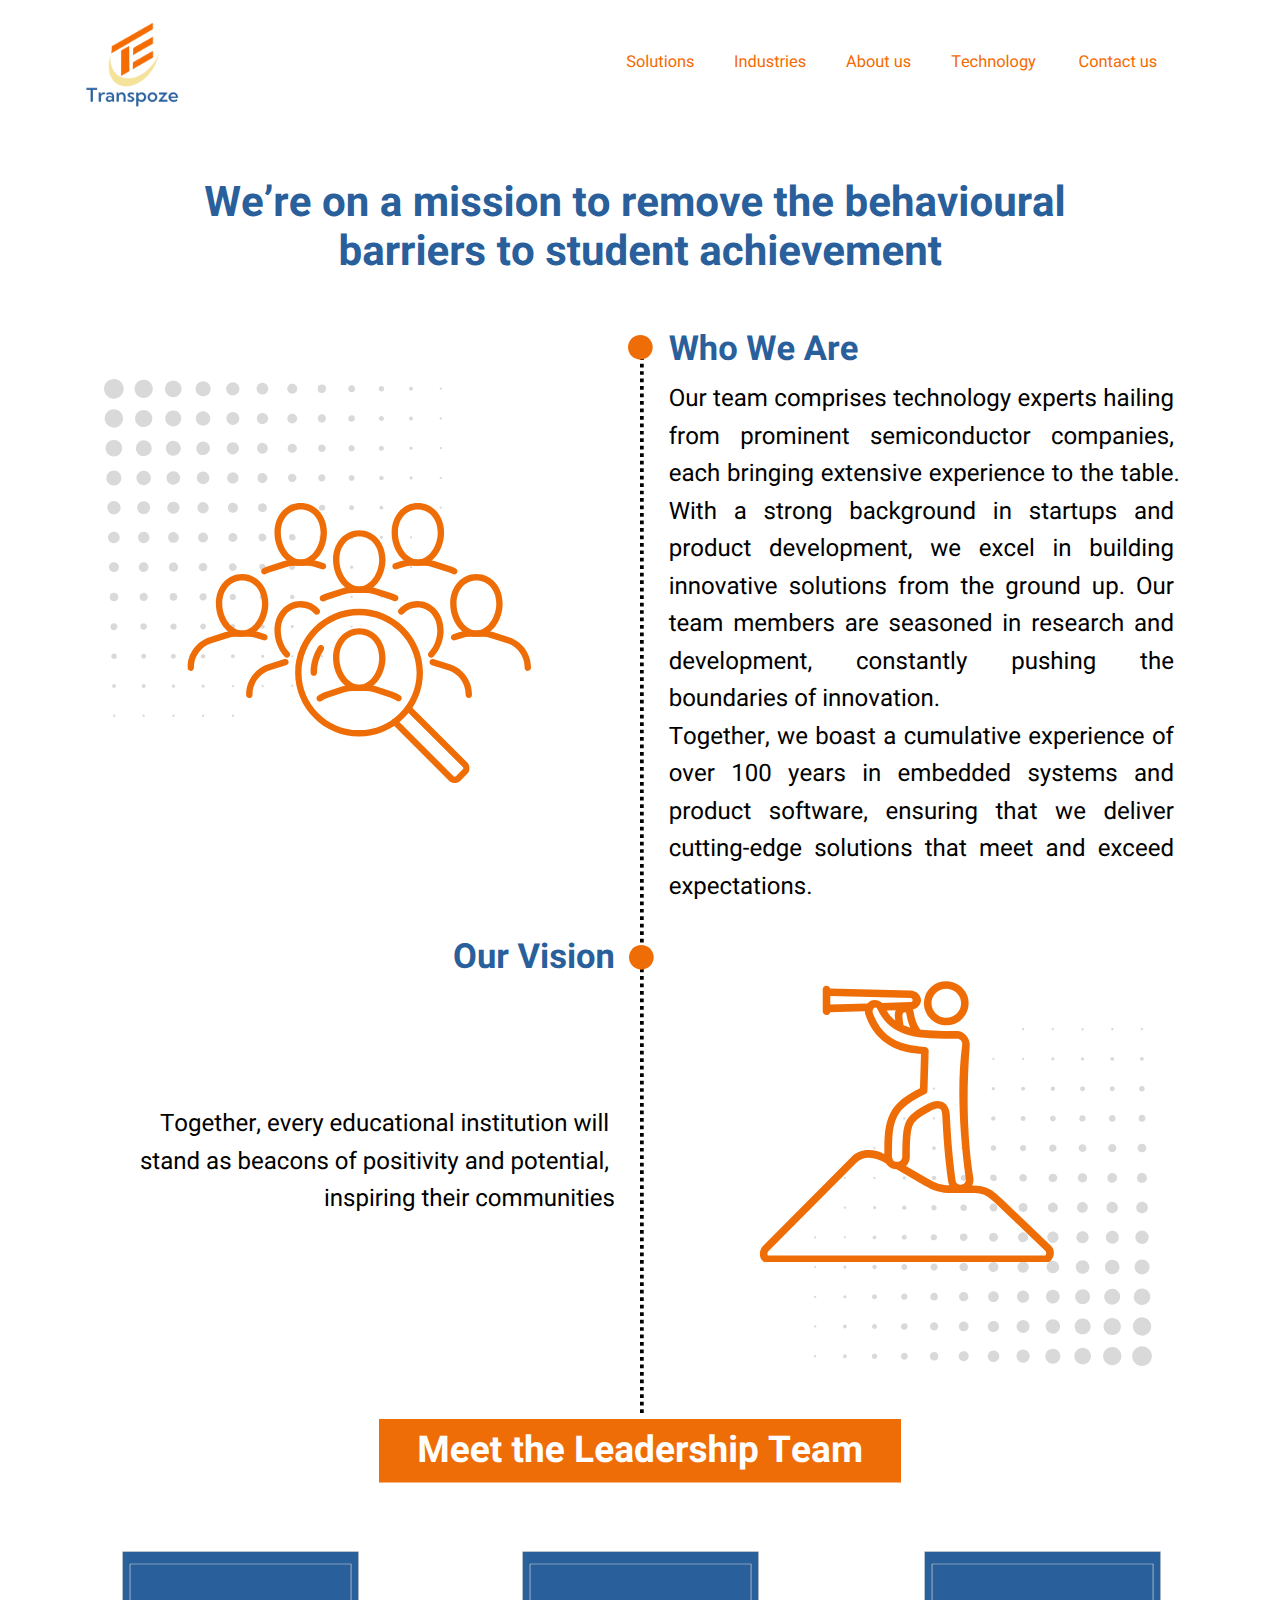
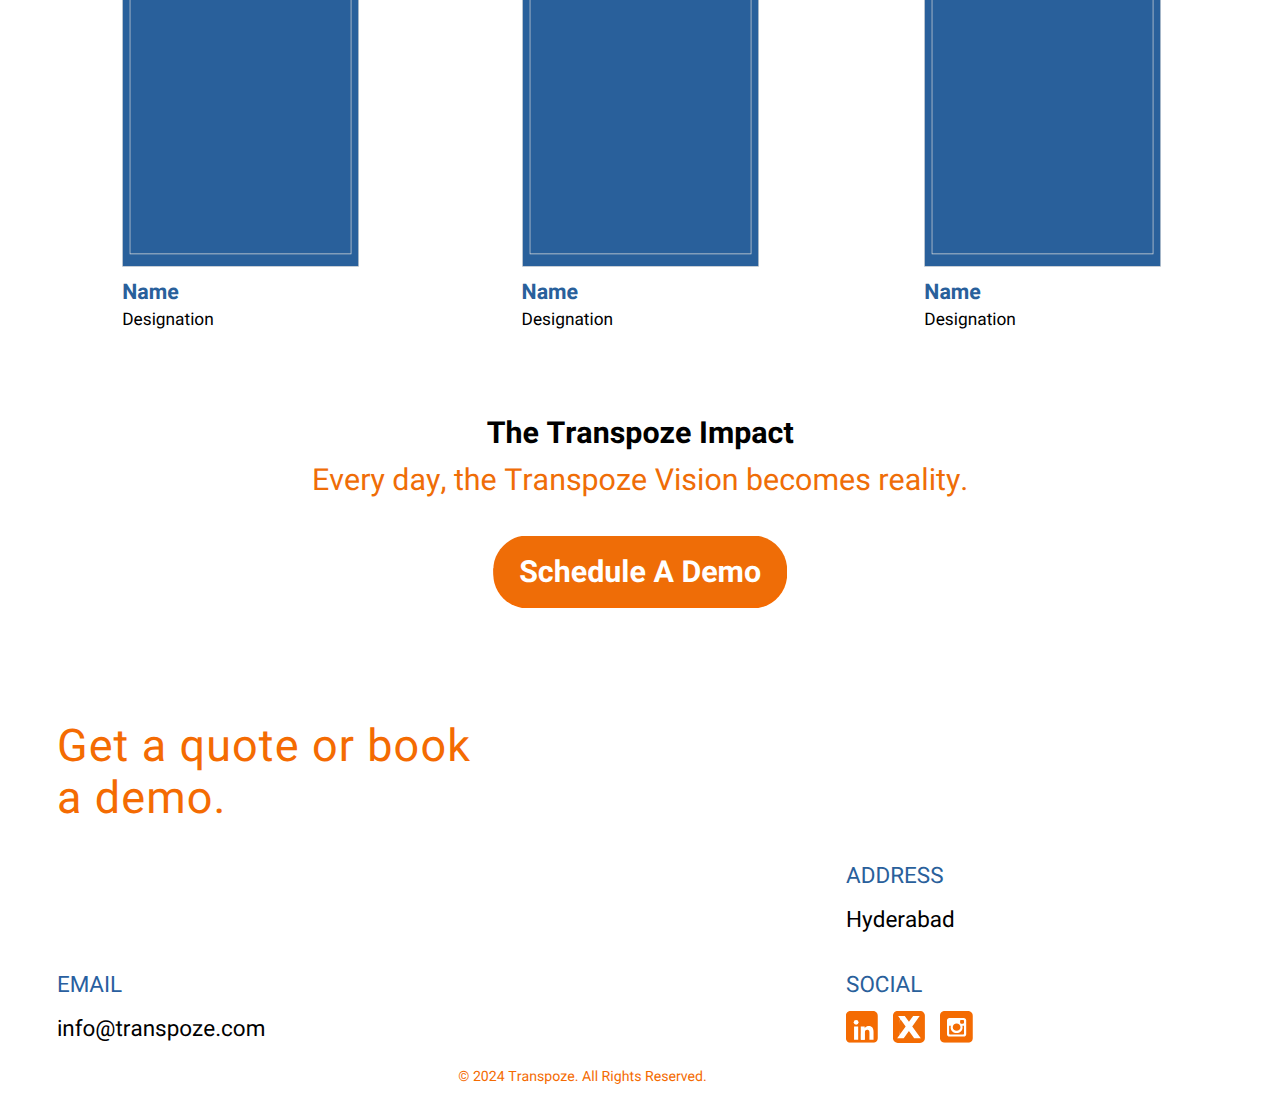
<file: about.html>
<!DOCTYPE html>
<html lang="en">

<head>
    <meta http-equiv="Content-Type" content="text/html; charset=utf-8" />
    <meta name="viewport" content="width=device-width, initial-scale=1.0" />
    <title>Solutions Page</title>
    <meta name="description" content="" />
    <meta property="og:type" content="website">
    <meta property="og:title" content="Solutions Page">
    <meta property="og:image:type" content="image/png">
    <meta property="og:image:width" content="1200">
    <meta property="og:image:height" content="630">
    <meta name="twitter:card" content="summary_large_image">

    <script src="js/939898b427480d700449229ff00dbb8a6f9f77442b532f697866e6914ab8843a.js" async=""
        nonce="54cfe36f-011f-4fbe-86ba-7cdeed611afd"></script>
    <script src="js/388fb330498371d4935abbff11d34d4c30842ca3c4a128cdd290d29db98acb41.js" async=""
        nonce="54cfe36f-011f-4fbe-86ba-7cdeed611afd"></script>
    <script src="js/781b7c2778641097cc201ef02652a4376abe12baf4b506965843770004e198e1.js" async=""
        nonce="54cfe36f-011f-4fbe-86ba-7cdeed611afd"></script>

    <link rel="stylesheet" href="css/about.css">
    <link rel="stylesheet" href="css/head_footer.css">
</head>

<body>
    <div id="root">
        <a id="home" aria-hidden="true" style="visibility:hidden;"></a>
        <section id="OjzpDVdybkuCTwfp"
            style="position:relative;overflow:hidden;align-items:center;grid-template-columns:auto 100rem auto;z-index:0;">
            <div id="fsTeyOFppVtb2LK3"
                style="grid-area:1 / 1 / 2 / 4;display:grid;position:absolute;min-height:100%;min-width:100%;">
                <div id="ZrqEedFn31Blmp14" style="z-index:0;">
                    <div id="Ewh6fRs6jHFEfrGA"
                        style="box-sizing:border-box;width:100%;height:100%;transform:rotate(0deg);">
                        <div id="dXhAxsX4rvOXLSe3" style="width:100%;height:100%;opacity:1.0;">
                            <div id="jzTxTi0E9V0Ng3f7"
                                style="background-color:#ffffff;opacity:1.0;transform:scale(1, 1);width:100%;height:100%;overflow:hidden;position:relative;">
                            </div>
                        </div>
                    </div>
                </div>
            </div>
            <div id="VHsOcfRVfYsNdRZx" style="display:grid;position:relative;grid-area:1 / 2 / 2 / 3;">
                <div id="nNfi9qjVkXlPIK7S" style="z-index:1;">
                    <div id="mR1LBR6bmfI8Hipg" style="padding-top:100%;transform:rotate(0deg);">
                        <div id="e4oXEpaH3oWHE4Xq" style="position:absolute;top:0px;left:0px;width:100%;height:100%;">
                            <a id="oNo6sdD8um0dUCD4" href="index.html" style="pointer-events:all;" target="_self">
                                <div id="nKcs6UcIPcaCAMCA" style="width:100%;height:100%;opacity:1.0;">
                                    <div id="helj7pp0WpFPvroF"
                                        style="transform:scale(1, 1);width:100%;height:100%;overflow:hidden;position:relative;">
                                        <div id="dmB9TaxXC7K21RxI"
                                            style="width:calc(100% * max(1, var(--scale-fill, 1)));height:calc(100% / min(1, var(--scale-fill, 1)));position:absolute;top:50%;left:50%;opacity:1.0;animation:pulse 1.5s ease-in-out infinite;">
                                            <img src="images/logo.png" loading="lazy"
                                                sizes="(max-width: 375px) 35.96432275vw, (min-width: 375.05px) and (max-width: 480px) 28.09712715vw, (min-width: 480.05px) and (max-width: 768px) 17.56070447vw, (min-width: 768.05px) and (max-width: 1024px) 13.17052835vw, (min-width: 1024.05px) 9.87307542vw"
                                                style="width:100%;height:100%;display:block;object-fit:cover;object-position:50% 50%;transform:translate(-50%, -50%) rotate(0deg);">
                                        </div>
                                    </div>
                                </div>
                            </a>
                        </div>
                    </div>
                </div>
                <div id="U5c740mig0BYmycj" style="z-index:2;">
                    <div id="qIXLBZ9bueUY6MF5"
                        style="box-sizing:border-box;width:100%;height:100%;transform:rotate(0deg);">
                        <div id="CRMTVXRXx8iFPmyI"
                            style="opacity:1.0;display:flex;box-sizing:border-box;flex-direction:column;justify-content:flex-start;width:100%;height:100%;">
                            <a id="Ud0yiXSxRoNdMdCN" href="solutions.html"
                                style="color:#f46b02;font-family:YACgEev4gKc-0;line-height:1.37073146em;text-align:center;">
                                <span id="ghArGreVb5IYAiT7" style="color:#f46b02;">Solutions</span>
                            </a>
                        </div>
                    </div>
                </div>
                <div id="W7P4Qbwxt7aGnkAk" style="z-index:3;">
                    <div id="lz07sNy4pPeNqEo8"
                        style="box-sizing:border-box;width:100%;height:100%;transform:rotate(0deg);">
                        <div id="BvID893HAVywsksS"
                            style="opacity:1.0;display:flex;box-sizing:border-box;flex-direction:column;justify-content:flex-start;width:100%;height:100%;">
                            <a id="a8DbKnrTeT602aee" href="#"
                                style="color:#f46b02;font-family:YACgEev4gKc-0;line-height:1.37072824em;text-align:center;">
                                <span id="NRTPblPBGnRoK3sm" style="color:#f46b02;">Industries</span>
                            </a>
                        </div>
                    </div>
                </div>
                <div id="Mcjvb0SQYd2spLqI" style="z-index:4;">
                    <div id="sEGZaPGsqDH052oC"
                        style="box-sizing:border-box;width:100%;height:100%;transform:rotate(0deg);">
                        <div id="BBlultfRawD0bXFA"
                            style="opacity:1.0;display:flex;box-sizing:border-box;flex-direction:column;justify-content:flex-start;width:100%;height:100%;">
                            <a id="wsuWlcvzGElxvJuh" href="#"
                                style="color:#f46b02;font-family:YACgEev4gKc-0;line-height:1.37072824em;text-align:center;">
                                <span id="ZjkiJPqCVIvxVf8a" style="color:#f46b02;">About us</span>
                            </a>
                        </div>
                    </div>
                </div>
                <div id="fSJ5gqjANXJmh6mH" style="z-index:5;">
                    <div id="KVnwRQ9U6AXEYwcW"
                        style="box-sizing:border-box;width:100%;height:100%;transform:rotate(0deg);">
                        <div id="dMfbTY9dYujDiQXO"
                            style="opacity:1.0;display:flex;box-sizing:border-box;flex-direction:column;justify-content:flex-start;width:100%;height:100%;">
                            <a id="Tc86egQ9yIDjxL7x" href="#"
                                style="color:#f46b02;font-family:YACgEev4gKc-0;line-height:1.37072824em;text-align:center;">
                                <span id="rsXZpUR6X8OCVcb3" style="color:#f46b02;">Technology</span>
                            </a>
                        </div>
                    </div>
                </div>
                <div id="vrVwsIfFgxrfqpFo" style="z-index:6;">
                    <div id="Sknr1W0iWXWXppPQ"
                        style="box-sizing:border-box;width:100%;height:100%;transform:rotate(0deg);">
                        <div id="F62ub3fphizwTP2n"
                            style="opacity:1.0;display:flex;box-sizing:border-box;flex-direction:column;justify-content:flex-start;width:100%;height:100%;">
                            <a id="sAHLmEeFpG6knqVj" href="#contact"
                                style="color:#f46b02;font-family:YACgEev4gKc-0;line-height:1.37072824em;text-align:center;">
                                <span id="I3PO26cE2ranq7ev" style="color:#f46b02;">Contact us</span>
                            </a>
                        </div>
                    </div>
                </div>
            </div>
        </section>
        <!-- About us starts -->
        <a id="page-1" aria-hidden="true" style="visibility:hidden;"></a>
        <section id="selDiuMh3HxaCNAn"
            style="position:relative;overflow:hidden;display:grid;align-items:center;grid-template-columns:auto 100rem auto;z-index:0;">
            <div id="kW4Y6LO5PsdnyYXe"
                style="grid-area:1 / 1 / 2 / 4;display:grid;position:absolute;min-height:100%;min-width:100%;">
                <div id="m0IfKPC5QdYUZJuU" style="z-index:0;">
                    <div id="ME0W9wX02hha2kUJ"
                        style="box-sizing:border-box;width:100%;height:100%;transform:rotate(0deg);">
                        <div id="Iiu9Zfnmu5qosFEU" style="width:100%;height:100%;opacity:1.0;">
                            <div id="jAnqD1z0MFLpzYvu"
                                style="background-color:#ffffff;opacity:1.0;transform:scale(1, 1);width:100%;height:100%;overflow:hidden;position:relative;">
                            </div>
                        </div>
                    </div>
                </div>
            </div>
            <div id="oP0mfamjfeO2Rv4X" style="display:grid;position:relative;grid-area:1 / 2 / 2 / 3;">
                <div id="SoTUKYmSz4KYxfss" style="z-index:12;">
                    <div id="qvUUR195YQuoL3HS"
                        style="box-sizing:border-box;width:100%;height:100%;transform:rotate(0deg);">
                        <div id="tGQzg5E8XsFlhjpg"
                            style="opacity:1.0;display:flex;box-sizing:border-box;flex-direction:column;justify-content:flex-start;width:100%;height:100%;">
                            <p id="PWMt23CboxbH79uB"
                                style="color:#29609b;font-family:YACgEev4gKc-0;line-height:1.18061343em;text-align:center;">
                                <span id="WegpRZlJQR18Vc8M" style="color:#29609b;font-weight:700;">We’re on a mission to
                                    remove the behavioural ​barriers to student achievement</span>
                            </p>
                        </div>
                    </div>
                </div>
                <div id="QhJWYaoVINULzLEt">
                    <div id="ssKXffSJN0HdcgY0" style="display:grid;position:relative;">
                        <div id="a61l2jrQva1jKmaB" style="z-index:8;">
                            <div id="go9p5OFNtUolz1DX" style="padding-top:100%;transform:rotate(0deg);">
                                <div id="MhHw0s6pXUkBYQvU"
                                    style="position:absolute;top:0px;left:0px;width:100%;height:100%;">
                                    <div id="iOoVkqu3BSn2mqIh" style="width:100%;height:100%;opacity:1.0;">
                                        <div id="VLccGcLMqKCGJ3tN"
                                            style="transform:scale(1, -1);width:100%;height:100%;overflow:hidden;position:relative;">
                                            <div id="FCOp7cIaxXq63WjW"
                                                style="width:calc(100% * max(1, var(--scale-fill, 1)));height:calc(100% / min(1, var(--scale-fill, 1)));position:absolute;top:50%;left:50%;opacity:1.0;animation:pulse 1.5s ease-in-out infinite;">
                                                <img src="images/f7470cbaa05a110528b397383801e917.svg"
                                                    alt="abstract dotted corner" loading="lazy"
                                                    style="width:100%;height:100%;display:block;object-fit:cover;object-position:50% 50%;transform:translate(-50%, -50%) rotate(0deg);">
                                            </div>
                                        </div>
                                    </div>
                                </div>
                            </div>
                        </div>
                        <div id="jos9kySKsJBMbEaH" style="z-index:9;">
                            <div id="XNqNRCzMxbrvZLiz" style="padding-top:81.5%;transform:rotate(0deg);">
                                <div id="ZgRBZr4Me6Vek9kR"
                                    style="position:absolute;top:0px;left:0px;width:100%;height:100%;">
                                    <div id="l9wibDSEtyKIDUmw" style="width:100%;height:100%;opacity:1.0;">
                                        <div id="pgqXtrFHuBNPSLTT"
                                            style="transform:scale(1, 1);width:100%;height:100%;overflow:hidden;position:relative;">
                                            <div id="VpoUbauIHdi3ToTB"
                                                style="width:calc(100% * max(1, var(--scale-fill, 1)));height:calc(100% / min(1, var(--scale-fill, 1)));position:absolute;top:50%;left:50%;opacity:1.0;animation:pulse 1.5s ease-in-out infinite;">
                                                <img src="images/24c63b0865078d82d3ecb825b5bc81df.svg"
                                                    alt="Search for job we are hiring people thin line icon"
                                                    loading="lazy"
                                                    style="width:100%;height:100%;display:block;object-fit:cover;object-position:50% 50%;transform:translate(-50%, -50%) rotate(0deg);">
                                            </div>
                                        </div>
                                    </div>
                                </div>
                            </div>
                        </div>
                    </div>
                </div>
                <div id="tDYvjihv7ejnrUwH" style="z-index:15;">
                    <div id="aK7kP0oM92p81Dy6"
                        style="box-sizing:border-box;width:100%;height:100%;transform:rotate(0deg);">
                        <div id="z7GCKol0qmD9WnjS"
                            style="opacity:1.0;display:flex;box-sizing:border-box;flex-direction:column;justify-content:flex-start;width:100%;height:100%;">
                            <p id="bX1KW7ZNtnemx7wO"
                                style="color:#29609b;font-family:YACgEev4gKc-0;line-height:1.19266726em;text-align:right;">
                                <span id="bVUcWxzJusqg04rI" style="color:#29609b;font-weight:700;">Our Vision</span>
                            </p>
                        </div>
                    </div>
                </div>
                <div id="OcKhVc6CefOKvAnC" style="z-index:16;">
                    <div id="qadgPBYHGfe71tbT"
                        style="box-sizing:border-box;width:100%;height:100%;transform:rotate(0deg);">
                        <div id="DlAqr5FzThfiIntY"
                            style="opacity:1.0;display:flex;box-sizing:border-box;flex-direction:column;justify-content:flex-start;width:100%;height:100%;">
                            <p id="MOxCCnWyDRs3NXTB"
                                style="color:#000000;font-family:YACgEev4gKc-0;line-height:1.5570079em;text-align:right;">
                                <span id="kYweYwqeWJVTqYZF" style="color:#000000;">Together, every educational
                                    institution will ​stand as beacons of positivity and potential, ​inspiring their
                                    communities</span>
                                <br>
                            </p>
                        </div>
                    </div>
                </div>
                <div id="zUzxHQVMQQKcOJZ4" style="z-index:2;">
                    <div id="UKkr3LrQUDeNJC2p" style="padding-top:100%;transform:rotate(0deg);">
                        <div id="HWcEhOXt6HwzyLBw" style="position:absolute;top:0px;left:0px;width:100%;height:100%;">
                            <svg id="TT06O6HTX8bU9Kj8" viewBox="0 0 64.0 64.0"
                                style="width:100%;height:100%;opacity:1.0;overflow:hidden;position:absolute;top:0%;left:0%;background:url(&#x27;data:image/png;base64,&#x27;);">
                                <g id="sSPWavBEB2cZvaNJ" style="transform:scale(1, 1);">
                                    <path id="BnNd5XlkbMGU8YIf"
                                        d="M32,0 C14.32688808,0 0,14.32688808 0,32 C0,49.67311096 14.32688808,64 32,64 C49.67311096,64 64,49.67311096 64,32 C64,14.32688808 49.67311096,0 32,0 Z"
                                        style="fill:#ef6d07;opacity:1.0;"></path>
                                </g>
                            </svg>
                        </div>
                    </div>
                </div>
                <div id="W7hfAef4MTtAXMKE" style="z-index:1;">
                    <div id="QrKSBY5sT9UjsRNC" style="padding-top:28546.2344085%;transform:rotate(0deg);">
                        <div id="GB8F8jYmvWBrNX9R" style="position:absolute;top:0px;left:0px;width:100%;height:100%;">
                            <svg id="vQ9qaZMcEUCko4wm" viewBox="0 0 4.000000000000455 1141.8493763402694"
                                preserveAspectRatio="none"
                                style="display:block;width:100%;height:100%;overflow:visible;opacity:1.0;min-height:1px;stroke:#000000;fill:#000000;background:url(&#x27;data:image/png;base64,&#x27;);">
                                <g id="w8GfQ6Zvdx1Wz15t">
                                    <path d="M2,1141.84937634 L2,0"
                                        style="fill:none;stroke-width:4px;stroke-linecap:butt;stroke-dasharray:4,4;">
                                    </path>
                                </g>
                            </svg>
                        </div>
                    </div>
                </div>
                <div id="vvVSVgsiIbtRDeU9" style="z-index:3;">
                    <div id="MwfdGDsEYGSOZfnQ" style="padding-top:100%;transform:rotate(0deg);">
                        <div id="SJcIfFeM7XW8NWF2" style="position:absolute;top:0px;left:0px;width:100%;height:100%;">
                            <svg id="k5BLbKcQGhPJuoWj" viewBox="0 0 64.0 64.0"
                                style="width:100%;height:100%;opacity:1.0;overflow:hidden;position:absolute;top:0%;left:0%;background:url(&#x27;data:image/png;base64,&#x27;);">
                                <g id="dIVqCftdyBPA5Mow" style="transform:scale(1, 1);">
                                    <path id="SR9ACqUwRemKUYyg"
                                        d="M32,0 C14.32688808,0 0,14.32688808 0,32 C0,49.67311096 14.32688808,64 32,64 C49.67311096,64 64,49.67311096 64,32 C64,14.32688808 49.67311096,0 32,0 Z"
                                        style="fill:#ef6d07;opacity:1.0;"></path>
                                </g>
                            </svg>
                        </div>
                    </div>
                </div>
                <div id="pJQfoN1rUzyby5Fj" style="z-index:13;">
                    <div id="lU9Urrc4fjvdER9i"
                        style="box-sizing:border-box;width:100%;height:100%;transform:rotate(0deg);">
                        <div id="eLTmztViju8um4Ra"
                            style="opacity:1.0;display:flex;box-sizing:border-box;flex-direction:column;justify-content:flex-start;width:100%;height:100%;">
                            <p id="PKEoyk7rHOwt29eq"
                                style="color:#29609b;font-family:YACgEev4gKc-0;line-height:1.19266726em;">
                                <span id="tkyCwA9GV1WTE7Us" style="color:#29609b;font-weight:700;">Who We Are</span>
                            </p>
                        </div>
                    </div>
                </div>
                <div id="MAELytN67Bs4Z0iH" style="z-index:14;">
                    <div id="zVwH2S7PHKpA9U42"
                        style="box-sizing:border-box;width:100%;height:100%;transform:rotate(0deg);">
                        <div id="HW2LFayzVbvUrwjC"
                            style="opacity:1.0;display:flex;box-sizing:border-box;flex-direction:column;justify-content:flex-start;width:100%;height:100%;">
                            <p id="EJGUKutCSYYXxrE2"
                                style="color:#000000;font-family:YACgEev4gKc-0;line-height:1.5570079em;text-align:justify;">
                                <span id="HsgqwDoSYwTGfLw5" style="color:#000000;">Our team comprises technology experts
                                    hailing ​from prominent semiconductor companies, ​each bringing extensive experience
                                    to the table. ​With a strong background in startups and ​product development, we
                                    excel in building ​innovative solutions from the ground up. Our ​team members are
                                    seasoned in research and ​development, constantly pushing the ​boundaries of
                                    innovation. </span>
                                <br>
                            </p>
                            <p id="K7za3QbCOSJO0h6S"
                                style="color:#000000;font-family:YACgEev4gKc-0;line-height:1.5570079em;text-align:justify;">
                                <span id="y56V95c8ihl5CuvM" style="color:#000000;">Together, we boast a cumulative
                                    experience of ​over 100 years in embedded systems and ​product software, ensuring
                                    that we deliver ​cutting-edge solutions that meet and exceed ​expectations.</span>
                                <br>
                            </p>
                        </div>
                    </div>
                </div>
                <div id="D5AtVmaBE4nEnWhW" style="z-index:11;">
                    <div id="OKQwuCBKE362aww6" style="padding-top:96.25%;transform:rotate(0deg);">
                        <div id="RFPYIUm97WwyyKRP" style="position:absolute;top:0px;left:0px;width:100%;height:100%;">
                            <div id="Us3LD2tsTAMnkuIf" style="width:100%;height:100%;opacity:1.0;">
                                <div id="d3yxCNI8oLbRA8Zk"
                                    style="transform:scale(-1, 1);width:100%;height:100%;overflow:hidden;position:relative;">
                                    <div id="N3LIP6Cj5VKhf9mf"
                                        style="width:calc(100% * max(1, var(--scale-fill, 1)));height:calc(100% / min(1, var(--scale-fill, 1)));position:absolute;top:50%;left:50%;opacity:1.0;animation:pulse 1.5s ease-in-out infinite;">
                                        <img src="images/70aa845cda34b3432b44d1f5533d2a51.svg"
                                            alt="vision and opportunity concept" loading="lazy"
                                            style="width:100%;height:100%;display:block;object-fit:cover;object-position:50% 50%;transform:translate(-50%, -50%) rotate(0deg);">
                                    </div>
                                </div>
                            </div>
                        </div>
                    </div>
                </div>
                <div id="YGp2Z680o58uU9qj" style="z-index:10;">
                    <div id="XW5A38H0WbaaJe0n" style="padding-top:100%;transform:rotate(0deg);">
                        <div id="Qepk3JBjpLbQBcT2" style="position:absolute;top:0px;left:0px;width:100%;height:100%;">
                            <div id="YWSObKiqDBB03vPY" style="width:100%;height:100%;opacity:1.0;">
                                <div id="tK6NwuK2tjLr46WD"
                                    style="transform:scale(-1, 1);width:100%;height:100%;overflow:hidden;position:relative;">
                                    <div id="WcTgsfSsxPLiFH7v"
                                        style="width:calc(100% * max(1, var(--scale-fill, 1)));height:calc(100% / min(1, var(--scale-fill, 1)));position:absolute;top:50%;left:50%;opacity:1.0;animation:pulse 1.5s ease-in-out infinite;">
                                        <img src="images/f7470cbaa05a110528b397383801e917.svg"
                                            alt="abstract dotted corner" loading="lazy"
                                            style="width:100%;height:100%;display:block;object-fit:cover;object-position:50% 50%;transform:translate(-50%, -50%) rotate(0deg);">
                                    </div>
                                </div>
                            </div>
                        </div>
                    </div>
                </div>
                <div id="AHxsCjijrMeA9TQ1">
                    <div id="mC9ag2vAKcWP31hb" style="display:grid;position:relative;">
                        <div id="iJD0sepQca2SxUiX" style="display:grid;position:relative;grid-area:2 / 2 / 3 / 3;">
                            <div id="puZwLA5D7Q9l1tra" style="z-index:5;">
                                <div id="Ub8AbDMC5yghJj1i"
                                    style="box-sizing:border-box;width:100%;height:100%;transform:rotate(0deg);">
                                    <svg id="oCfKOS4Icoesr9HY" viewBox="0 0 87.0913 10.6107" preserveAspectRatio="none"
                                        style="width:100%;height:100%;opacity:1.0;overflow:hidden;position:absolute;top:0%;left:0%;background:url(&#x27;data:image/png;base64,&#x27;);">
                                        <g id="CDdflLVDzM0KvHDX" style="transform:scale(1, 1);">
                                            <path id="cWsM6LTBRGWMWkEO"
                                                d="M0,0 L87.09127195,0 L87.09127195,10.61068883 L0,10.61068883 Z"
                                                style="fill:#ef6d07;opacity:1.0;"></path>
                                        </g>
                                    </svg>
                                    <svg id="LN1bDtDjCAKWm3TC" viewBox="0 0 69.9658 11.81" preserveAspectRatio="none"
                                        style="width:100%;height:100%;opacity:1.0;overflow:hidden;position:absolute;top:0%;left:0%;background:url(&#x27;data:image/png;base64,&#x27;);">
                                        <g id="xfHHZgHMua9Rn6uX" style="transform:scale(1, 1);">
                                            <path id="SN5cHToPWDtTKcge"
                                                d="M0,0 L69.96583699,0 L69.96583699,11.81003432 L0,11.81003432 Z"
                                                style="fill:#ef6d07;opacity:1.0;"></path>
                                        </g>
                                    </svg>
                                    <svg id="sI33nvHrY8nd9AfA" viewBox="0 0 53.5676 10.0218" preserveAspectRatio="none"
                                        style="width:100%;height:100%;opacity:1.0;overflow:hidden;position:absolute;top:0%;left:0%;background:url(&#x27;data:image/png;base64,&#x27;);">
                                        <g id="fKxvzGjaHMuhj26t" style="transform:scale(1, 1);">
                                            <path id="aeVMIpRlkCMneEOU"
                                                d="M0,0 L53.56759395,0 L53.56759395,10.02175976 L0,10.02175976 Z"
                                                style="fill:#ef6d07;opacity:1.0;"></path>
                                        </g>
                                    </svg>
                                </div>
                            </div>
                            <div id="lYoqaikCrWDVdTCr" style="z-index:6;">
                                <div id="iolmjekrkhFL8zBP"
                                    style="box-sizing:border-box;width:100%;height:100%;transform:rotate(0deg);">
                                    <div id="LMEihJiMXewq0VJN"
                                        style="opacity:1.0;display:flex;box-sizing:border-box;flex-direction:column;justify-content:center;width:100%;height:100%;">
                                        <p id="d6koYanLjdrCelpP"
                                            style="color:#ffffff;font-family:YACgEev4gKc-0;line-height:1.1881078em;text-align:center;text-transform:none;letter-spacing:0em;">
                                            <span id="Slc3ITY5GbRQXCoE" style="color:#ffffff;font-weight:700;">Meet the
                                                Leadership Team</span>
                                            <br>
                                        </p>
                                    </div>
                                </div>
                            </div>
                        </div>
                    </div>
                </div>
                <div id="VliyhUgCUE9PzXtZ">
                    <div id="yFg0SWcRuhPUDcIt" style="display:grid;position:relative;">
                        <div id="vDHZ3NwwC2P5uyEF" style="z-index:18;">
                            <div id="e0iuc4PIZkEyiO7r" style="padding-top:133.24089726%;transform:rotate(0deg);">
                                <div id="FOy2ENqfkrftxyav"
                                    style="position:absolute;top:0px;left:0px;width:100%;height:100%;">
                                    <svg id="NOpaesQoRtsvpWBO" viewBox="0 0 526.49 701.5"
                                        style="width:100%;height:100%;opacity:1.0;overflow:hidden;position:absolute;top:0%;left:0%;background:url(&#x27;data:image/png;base64,&#x27;);">
                                        <g id="CKcLSMz1d7Yvw4Yl" style="transform:scale(1, 1);">
                                            <path id="ZXewwGSu06hK9CHE"
                                                d="M0.75,0.75 L525.73999023,0.75 L525.73999023,700.75 L0.75,700.75 Z"
                                                style="fill:#29609b;opacity:1.0;"></path>
                                            <path id="pe80DfJzGYzf8xPB"
                                                d="M17.81999969,28.95000076 L508.67001343,28.95000076 L508.67001343,672.53997803 L17.81999969,672.53997803 Z"
                                                style="fill:none;stroke:transparent;"></path>
                                            <path id="mRqx6Z0XNAh6UFjW"
                                                d="M526.48999023,701.5 L0,701.5 L0,0 L526.48999023,0 L526.48999023,701.5 Z M1.5,700 L524.98999023,700 L524.98999023,1.5 L1.5,1.5 L1.5,700 Z M509.42001343,673.28997803 L17.06999969,673.28997803 L17.06999969,28.20000076 L509.4200058,28.20000076 L509.4200058,673.28997803 Z M18.56999969,671.78997803 L507.9200058,671.78997803 L507.9200058,29.70000076 L18.56999969,29.70000076 L18.56999969,671.78997803 Z"
                                                style="fill:#d9d9d9;opacity:1.0;"></path>
                                        </g>
                                    </svg>
                                </div>
                            </div>
                        </div>
                        <div id="HMRXaZ8JYPFv4IWX" style="z-index:21;">
                            <div id="ZT9kJyrMaphNmjq2"
                                style="box-sizing:border-box;width:100%;height:100%;transform:rotate(0deg);">
                                <div id="SKNpVPICXPju9JMZ"
                                    style="opacity:1.0;display:flex;box-sizing:border-box;flex-direction:column;justify-content:flex-start;width:100%;height:100%;">
                                    <p id="TeuECpfdFGmap9Z7"
                                        style="color:#29609b;font-family:YACgEev4gKc-0;line-height:1.18489949em;">
                                        <span id="jJCFS5a3r6VqJoOx" style="color:#29609b;font-weight:700;">Name</span>
                                    </p>
                                </div>
                            </div>
                        </div>
                        <div id="Wb7uIypoeaYrZgcL" style="z-index:22;">
                            <div id="kRujuPt6p8PTBIcY"
                                style="box-sizing:border-box;width:100%;height:100%;transform:rotate(0deg);">
                                <div id="kt401qgbqaegHxt4"
                                    style="opacity:1.0;display:flex;box-sizing:border-box;flex-direction:column;justify-content:flex-start;width:100%;height:100%;">
                                    <p id="rgCuZxP97D7cyUIC"
                                        style="color:#000000;font-family:YACgEev4gKc-0;line-height:1.19126908em;">
                                        <span id="I0ND9Xy1WrSMXI9F" style="color:#000000;">Designation</span>
                                    </p>
                                </div>
                            </div>
                        </div>
                        <div id="cHdcEcFSWSlOgwXb" style="z-index:19;">
                            <div id="XLkdlCrdYK5mvFyX" style="padding-top:133.24089726%;transform:rotate(0deg);">
                                <div id="zRCzeVWx14D5RUAv"
                                    style="position:absolute;top:0px;left:0px;width:100%;height:100%;">
                                    <svg id="QW92GIDWIonaGbou" viewBox="0 0 526.49 701.5"
                                        style="width:100%;height:100%;opacity:1.0;overflow:hidden;position:absolute;top:0%;left:0%;background:url(&#x27;data:image/png;base64,&#x27;);">
                                        <g id="qs7eGTeLM0KxrpwP" style="transform:scale(1, 1);">
                                            <path id="YxwmgmzsT531VTwz"
                                                d="M0.75,0.75 L525.73999023,0.75 L525.73999023,700.75 L0.75,700.75 Z"
                                                style="fill:#29609b;opacity:1.0;"></path>
                                            <path id="KVH0jM7tRc6Yb1cJ"
                                                d="M17.81999969,28.95000076 L508.67001343,28.95000076 L508.67001343,672.53997803 L17.81999969,672.53997803 Z"
                                                style="fill:none;stroke:transparent;"></path>
                                            <path id="lMc1vB85mxJPpTq1"
                                                d="M526.48999023,701.5 L0,701.5 L0,0 L526.48999023,0 L526.48999023,701.5 Z M1.5,700 L524.98999023,700 L524.98999023,1.5 L1.5,1.5 L1.5,700 Z M509.42001343,673.28997803 L17.06999969,673.28997803 L17.06999969,28.20000076 L509.4200058,28.20000076 L509.4200058,673.28997803 Z M18.56999969,671.78997803 L507.9200058,671.78997803 L507.9200058,29.70000076 L18.56999969,29.70000076 L18.56999969,671.78997803 Z"
                                                style="fill:#d9d9d9;opacity:1.0;"></path>
                                        </g>
                                    </svg>
                                </div>
                            </div>
                        </div>
                        <div id="b7YIu7Rl4q2HnkPl" style="z-index:23;">
                            <div id="s5mHc5XWyo3HfMDh"
                                style="box-sizing:border-box;width:100%;height:100%;transform:rotate(0deg);">
                                <div id="JYlauPoWQUnrsxeA"
                                    style="opacity:1.0;display:flex;box-sizing:border-box;flex-direction:column;justify-content:flex-start;width:100%;height:100%;">
                                    <p id="KUIHnkZlRjgjoGVI"
                                        style="color:#29609b;font-family:YACgEev4gKc-0;line-height:1.18489949em;">
                                        <span id="MafU9q8iIycg1MIM" style="color:#29609b;font-weight:700;">Name</span>
                                    </p>
                                </div>
                            </div>
                        </div>
                        <div id="xElJx75UM6jr0lLD" style="z-index:24;">
                            <div id="Qla5JL5IC8487sLv"
                                style="box-sizing:border-box;width:100%;height:100%;transform:rotate(0deg);">
                                <div id="R8A500ESGJdUEJWX"
                                    style="opacity:1.0;display:flex;box-sizing:border-box;flex-direction:column;justify-content:flex-start;width:100%;height:100%;">
                                    <p id="LgAky22xcsly6GTc"
                                        style="color:#000000;font-family:YACgEev4gKc-0;line-height:1.19126908em;">
                                        <span id="yJ8FsgjLTNwncWJ3" style="color:#000000;">Designation</span>
                                    </p>
                                </div>
                            </div>
                        </div>
                        <div id="WE1GMqRga8HmwWmz" style="z-index:20;">
                            <div id="LDsumtSe8QtUoVvw" style="padding-top:133.24089726%;transform:rotate(0deg);">
                                <div id="Dzni3ZB6iVVrNv90"
                                    style="position:absolute;top:0px;left:0px;width:100%;height:100%;">
                                    <svg id="PNIIorDeCxEZpz7h" viewBox="0 0 526.49 701.5"
                                        style="width:100%;height:100%;opacity:1.0;overflow:hidden;position:absolute;top:0%;left:0%;background:url(&#x27;data:image/png;base64,&#x27;);">
                                        <g id="Q7Ws5wX7CtQ16uaV" style="transform:scale(1, 1);">
                                            <path id="oaX8esckw4xkEzSF"
                                                d="M0.75,0.75 L525.73999023,0.75 L525.73999023,700.75 L0.75,700.75 Z"
                                                style="fill:#29609b;opacity:1.0;"></path>
                                            <path id="S8lVpxqAGxtGkn67"
                                                d="M17.81999969,28.95000076 L508.67001343,28.95000076 L508.67001343,672.53997803 L17.81999969,672.53997803 Z"
                                                style="fill:none;stroke:transparent;"></path>
                                            <path id="zy9kxCwT3BoFzoDb"
                                                d="M526.48999023,701.5 L0,701.5 L0,0 L526.48999023,0 L526.48999023,701.5 Z M1.5,700 L524.98999023,700 L524.98999023,1.5 L1.5,1.5 L1.5,700 Z M509.42001343,673.28997803 L17.06999969,673.28997803 L17.06999969,28.20000076 L509.4200058,28.20000076 L509.4200058,673.28997803 Z M18.56999969,671.78997803 L507.9200058,671.78997803 L507.9200058,29.70000076 L18.56999969,29.70000076 L18.56999969,671.78997803 Z"
                                                style="fill:#d9d9d9;opacity:1.0;"></path>
                                        </g>
                                    </svg>
                                </div>
                            </div>
                        </div>
                        <div id="T3UYPl24aTYnymcy" style="z-index:25;">
                            <div id="onLEccxUReEfOTRL"
                                style="box-sizing:border-box;width:100%;height:100%;transform:rotate(0deg);">
                                <div id="qUJa779cMA6YUg0T"
                                    style="opacity:1.0;display:flex;box-sizing:border-box;flex-direction:column;justify-content:flex-start;width:100%;height:100%;">
                                    <p id="AjGCu8HiA97wKk3o"
                                        style="color:#29609b;font-family:YACgEev4gKc-0;line-height:1.18489949em;">
                                        <span id="EmvAtspxTb3jSlSX" style="color:#29609b;font-weight:700;">Name</span>
                                    </p>
                                </div>
                            </div>
                        </div>
                        <div id="oyoHdHkKY36sQebi" style="z-index:26;">
                            <div id="pNOKSYZzXhULkwpE"
                                style="box-sizing:border-box;width:100%;height:100%;transform:rotate(0deg);">
                                <div id="oEG6cBAB1ZfMURkZ"
                                    style="opacity:1.0;display:flex;box-sizing:border-box;flex-direction:column;justify-content:flex-start;width:100%;height:100%;">
                                    <p id="kfeVS4gNXQFCCvig"
                                        style="color:#000000;font-family:YACgEev4gKc-0;line-height:1.19126908em;">
                                        <span id="cZ0P5hAboeiNxPh7" style="color:#000000;">Designation</span>
                                    </p>
                                </div>
                            </div>
                        </div>
                    </div>
                </div>
                <div id="Y14LPjUE3NpDqPSA" style="z-index:27;">
                    <div id="y8fi5TrbPtBtc1CX"
                        style="box-sizing:border-box;width:100%;height:100%;transform:rotate(0deg);">
                        <div id="tvPutQzsZf8vWjui"
                            style="opacity:1.0;display:flex;box-sizing:border-box;flex-direction:column;justify-content:flex-start;width:100%;height:100%;">
                            <p id="NXZzEauPOf0PFqbE"
                                style="color:#000000;font-family:YACgEev4gKc-0;line-height:1.5409182em;text-align:center;text-transform:none;letter-spacing:0em;">
                                <span id="Du3DpDvoK8W6MBt4" style="color:#000000;font-style:normal;font-weight:700;">The
                                    Transpoze Impact</span>
                            </p>
                            <p id="YBo0Xtk9JQwl8ZYq"
                                style="color:#ef6d07;font-family:YACgEev4gKc-0;line-height:1.5409182em;text-align:center;text-transform:none;letter-spacing:0em;">
                                <span id="okj3JwVSUml3BXnL" style="color:#ef6d07;font-style:normal;">Every day, the
                                    Transpoze Vision becomes reality.</span>
                            </p>
                        </div>
                    </div>
                </div>
                <div id="JSBmcFMIjYrkMgdp">
                    <div id="idIvHF2VeH1xf062" style="display:grid;position:relative;">
                        <div id="DNvIXlHXi1R2y3fq" style="z-index:29;">
                            <div id="N9AjfXmzGjIYuvAV" style="padding-top:24.875%;transform:rotate(0deg);">
                                <div id="wPKlBxnqapgylFbK"
                                    style="position:absolute;top:0px;left:0px;width:100%;height:100%;">
                                    <div id="whOekMsVR6ceENN7" style="width:100%;height:100%;opacity:1.0;">
                                        <div id="Rc21x6rnGYNcJFw2"
                                            style="transform:scale(1, 1);width:100%;height:100%;overflow:hidden;position:relative;">
                                            <div id="a3quqPteDXTmnMW6"
                                                style="width:calc(100% * max(1, var(--scale-fill, 1)));height:calc(100% / min(1, var(--scale-fill, 1)));position:absolute;top:50%;left:50%;opacity:1.0;animation:pulse 1.5s ease-in-out infinite;">
                                                <img src="images/feff00a32004ed51c466ab0c278d2be1.svg" alt="CTA Button"
                                                    loading="lazy"
                                                    style="width:100%;height:100%;display:block;object-fit:cover;object-position:50% 50%;transform:translate(-50%, -50%) rotate(0deg);">
                                            </div>
                                        </div>
                                    </div>
                                </div>
                            </div>
                        </div>
                        <div id="xAoHYoJmVR8mDekr" style="z-index:30;">
                            <div id="LJAYRPsBRJHmJ4ZJ"
                                style="box-sizing:border-box;width:100%;height:100%;transform:rotate(0deg);">
                                <div id="l4zeiJNI3xB7Dzmu"
                                    style="opacity:1.0;display:flex;box-sizing:border-box;flex-direction:column;justify-content:flex-start;width:100%;height:100%;">
                                    <p id="O8Y2bBhkZt41cfHD"
                                        style="color:#ffffff;font-family:YACgEev4gKc-0;line-height:1.38652826em;text-align:center;letter-spacing:0em;">
                                        <span id="tHh0zRztWBT80Ivv" style="color:#ffffff;font-weight:700;">Schedule A
                                            Demo</span>
                                        <br>
                                    </p>
                                </div>
                            </div>
                        </div>
                    </div>
                </div>
            </div>
        </section>
        <!-- footer -->
        <a id="contact" aria-hidden="true" style="visibility:hidden;"></a>
        <section id="aPmaHXahidTF4Oye"
            style="position:relative;overflow:hidden;display:grid;grid-template-columns:auto 100rem auto;z-index:0;">
            <!-- <div id="T4L89hHETTPyvWIN"
        style="grid-area:1 / 1 / 2 / 4;display:grid;position:absolute;min-height:100%;min-width:100%;">
        <div id="MjJC4AHBIb61C76k" style="z-index:0;">
          <div id="qwM602UtVVKt2oXL" style="box-sizing:border-box;width:100%;height:100%;transform:rotate(0deg);">
            <div id="EiX2SWykj6kT6hDj" style="width:100%;height:100%;opacity:1.0;">
              <div id="lF4IgNHqQhZug5wN"
                style="background-color:#ffffff;opacity:1.0;transform:scale(1, 1);width:100%;height:100%;overflow:hidden;position:relative;">
              </div>
            </div>
          </div>
        </div>
      </div> -->
            <div id="n0vq1L3FZMgSVbM5" style="display:grid;position:relative;grid-area:1 / 2 / 2 / 3;">
                <div id="m7cq93ijBysqGpr7" style="z-index:4;">
                    <div id="HEzZfASjSRDxctnm" style="box-sizing:border-box;width:100%;height:100%;">
                        <div class="animation_container" style="width:100%;height:100%;">
                            <div class="animated"
                                style="width:100%;height:100%;animation:rise-LEFT-d99f3918-c15a-4621-b5aa-43a1b4754338 1000ms 100ms both paused, linear_fade 400ms linear both paused;">
                                <div id="zaMZZL3YJrkcUYE2"
                                    style="opacity:1.0;display:flex;box-sizing:border-box;flex-direction:column;justify-content:flex-start;width:100%;height:100%;">
                                    <p id="lZiVNuNZPKasKmSd"
                                        style="color:#f46b02;font-family:YACgEev4gKc-0;line-height:1.14583333em;letter-spacing:0.025em;">
                                        <span id="vbEIK8MMjuc7BGYI" style="color:#f46b02;">Get a quote or book ​a
                                            demo.</span>
                                        <br>
                                    </p>
                                </div>
                            </div>
                        </div>
                    </div>
                </div>
                <div id="wcSqnkUAQ1tCNFP8" style="z-index:2;">
                    <div id="nT9IFZXXSCv2GPV5"
                        style="box-sizing:border-box;width:100%;height:100%;transform:rotate(0deg);">
                        <div id="RqdI69x5Ldl3AVZ7"
                            style="opacity:1.0;display:flex;box-sizing:border-box;flex-direction:column;justify-content:flex-start;width:100%;height:100%;">
                            <p id="IQhN9ub051qmTc07"
                                style="color:#295fa0;font-family:YACgEev4gKc-0;line-height:0.99999583em;text-transform:uppercase;letter-spacing:0em;">
                                <span id="ahrxLsMwaMzZMh3m"
                                    style="text-decoration-line:underline;color:#295fa0;"></span>
                                <br>
                            </p>
                        </div>
                    </div>
                </div>
                <div id="UN7ltPK6yDZNlpKP" style="z-index:1;">
                    <div id="zrrxb1Uoxt0pcpOD"
                        style="box-sizing:border-box;width:100%;height:100%;transform:rotate(0deg);">
                        <div id="xdiOTOevIwD8fsgh"
                            style="opacity:1.0;display:flex;box-sizing:border-box;flex-direction:column;justify-content:flex-start;width:100%;height:100%;">
                            <p id="OrAhm2XqrnV7RTuI"
                                style="color:#000000;direction:ltr;font-family:YACgEev4gKc-0;margin-left:0em;line-height:1.45833941em;text-align:left;text-transform:none;letter-spacing:0em;">
                                <span id="LgqAa0VGNxsTewIc" style="color:#000000;"></span>
                                <br>
                            </p>
                        </div>
                    </div>
                </div>
                <div id="stxlYn6YDgYTqnWO">
                    <div id="GDunb7QnD9FVRsrs" style="display:grid;position:relative;">
                        <div id="btN6heMkg0qpKEuW" style="z-index:6;">
                            <div id="Sy0WFwDQ5FyfkxIS" style="box-sizing:border-box;width:100%;height:100%;">
                                <div class="animation_container" style="width:100%;height:100%;">
                                    <div class="animated"
                                        style="width:100%;height:100%;animation:rise-LEFT-611b9364-6be6-4b35-8965-baa1845d1282 1000ms 100ms both paused, linear_fade 400ms linear both paused;">
                                        <div id="hrc99lzP61dAOkfR"
                                            style="opacity:1.0;display:flex;box-sizing:border-box;flex-direction:column;justify-content:flex-start;width:100%;height:100%;">
                                            <p id="lr7xyIeOp8T30wKI"
                                                style="color:#295fa0;font-family:YACgEev4gKc-0;line-height:0.99999583em;text-transform:uppercase;letter-spacing:0em;">
                                                <span id="GDnRAbjhZGArpJv9" style="color:#295fa0;">Email</span>
                                                <br>
                                            </p>
                                        </div>
                                    </div>
                                </div>
                            </div>
                        </div>
                        <div id="TkU7vLqmUxhhwEoq" style="z-index:7;">
                            <div id="PHnpgr0S2qArCX5M" style="box-sizing:border-box;width:100%;height:100%;">
                                <div class="animation_container" style="width:100%;height:100%;">
                                    <div class="animated"
                                        style="width:100%;height:100%;animation:rise-LEFT-de07b132-689e-40ae-9c4d-67a22f61f42b 1000ms 100ms both paused, linear_fade 400ms linear both paused;">
                                        <div id="x9ykycLHFcqs3Sf1"
                                            style="opacity:1.0;display:flex;box-sizing:border-box;flex-direction:column;justify-content:flex-start;width:100%;height:100%;">
                                            <p id="uWEeOY8QanSXYomi"
                                                style="color:#000000;direction:ltr;font-family:YACgEev4gKc-0;margin-left:0em;line-height:1.45833941em;text-align:left;text-transform:none;letter-spacing:0em;">
                                                <span id="OtCN7LM77qFaWL8T"
                                                    style="color:#000000;">info@transp​oze.com</span>
                                                <br>
                                            </p>
                                        </div>
                                    </div>
                                </div>
                            </div>
                        </div>
                    </div>
                </div>
                <div id="O3i1OUu56vdzNCK9" style="z-index:3;">
                    <div id="M5CRTB4XT2PJkjlW" style="box-sizing:border-box;width:100%;height:100%;">
                        <div class="animation_container" style="width:100%;height:100%;">
                            <div class="animated"
                                style="width:100%;height:100%;animation:rise-RIGHT-e2f42422-87bc-4b23-a726-34c4784cc838 1000ms 100ms both paused, linear_fade 400ms linear both paused;">
                                <div id="NRLM8sppDjQ8CCjc"
                                    style="opacity:1.0;display:flex;box-sizing:border-box;flex-direction:column;justify-content:flex-start;width:100%;height:100%;">
                                    <p id="VouCSGtVXI2JYuTO"
                                        style="color:#29609b;font-family:YACgEev4gKc-0;line-height:0.99999583em;text-transform:uppercase;letter-spacing:0em;">
                                        <span id="yJEd1E7wnRe4kxQe" style="color:#29609b;">ADDRESS</span>
                                        <br>
                                    </p>
                                </div>
                            </div>
                        </div>
                    </div>
                </div>
                <div id="fKbCh3EkkGBLeXwH" style="z-index:10;">
                    <div id="NR8DRPlA0Z90JD19"
                        style="box-sizing:border-box;width:100%;height:100%;transform:rotate(0deg);">
                        <div id="rLCJ5o7UXowdFcGj"
                            style="opacity:1.0;display:flex;box-sizing:border-box;flex-direction:column;justify-content:flex-start;width:100%;height:100%;">
                            <p id="c2qNbuC6LU3QYzeW"
                                style="color:#000000;direction:ltr;font-family:YACgEev4gKc-0;margin-left:0em;line-height:1.45833941em;text-align:left;text-transform:none;letter-spacing:0em;">
                                <span id="JgF9iTrGHudYppSB" style="color:#000000;">Hyderabad</span>
                                <br>
                            </p>
                        </div>
                    </div>
                </div>
                <div id="YPSyHfyRgAB44SFk" style="z-index:9;">
                    <div id="xl5QPq0oyUTzXYgX" style="box-sizing:border-box;width:100%;height:100%;">
                        <div class="animation_container" style="width:100%;height:100%;">
                            <div class="animated"
                                style="width:100%;height:100%;animation:rise-RIGHT-85c7fcdb-75a6-403e-870e-7bb751271bd5 1000ms 100ms both paused, linear_fade 400ms linear both paused;">
                                <div id="Ky6yyG3itHYgJy9c"
                                    style="opacity:1.0;display:flex;box-sizing:border-box;flex-direction:column;justify-content:flex-start;width:100%;height:100%;">
                                    <p id="Re8yGfoVj5pt3iMb"
                                        style="color:#29609b;font-family:YACgEev4gKc-0;line-height:0.99999583em;text-transform:uppercase;letter-spacing:0em;">
                                        <span id="FBa92eucuBLJmaxb" style="color:#29609b;">SOCIAL</span>
                                        <br>
                                    </p>
                                </div>
                            </div>
                        </div>
                    </div>
                </div>
                <div id="vRecMiEP16rdCECN">
                    <div id="lRKJwVxJP4YQfsgm" style="display:grid;position:relative;">
                        <div id="M2sbGrke0swOi1Xy" style="z-index:12;">
                            <div id="yLeOOD3UgRJ6ugSX" style="padding-top:100%;transform:rotate(0deg);">
                                <div id="auJv3eHlzjox2Sj5"
                                    style="position:absolute;top:0px;left:0px;width:100%;height:100%;">
                                    <div id="aOn0JHg0zTHXfbRd" style="width:100%;height:100%;opacity:1.0;">
                                        <div id="Wl2uhGGULlusRbdi"
                                            style="transform:scale(1, 1);width:100%;height:100%;overflow:hidden;position:relative;">
                                            <div id="Mh4lzxv7iRCXxSkl"
                                                style="width:calc(100% * max(1, var(--scale-fill, 1)));height:calc(100% / min(1, var(--scale-fill, 1)));position:absolute;top:50%;left:50%;opacity:1.0;animation:pulse 1.5s ease-in-out infinite;">
                                                <img src="images/08aa538e77cb094d707290bf7b3c22a0.svg"
                                                    alt="In Logo Blue Vector" loading="lazy"
                                                    style="width:100%;height:100%;display:block;object-fit:cover;object-position:50% 50%;transform:translate(-50%, -50%) rotate(0deg);">
                                            </div>
                                        </div>
                                    </div>
                                </div>
                            </div>
                        </div>
                        <div id="zPirKhSdqVmjnj7j" style="display:grid;position:relative;grid-area:3 / 4 / 7 / 5;">
                            <div id="rcdF3XYuQRIhYifF" style="z-index:15;">
                                <div id="fp0yAvyY9J0n5u5b" style="padding-top:100%;transform:rotate(0deg);">
                                    <div id="VV8l8hZ7Fq9THn9D"
                                        style="position:absolute;top:0px;left:0px;width:100%;height:100%;">
                                        <div id="OtCGSFOGpvng2C93" style="width:100%;height:100%;opacity:1.0;">
                                            <div id="SgYMwVIId6nwkafG"
                                                style="transform:scale(1, 1);width:100%;height:100%;overflow:hidden;position:relative;">
                                                <div id="nEUNxxlkTwPd7Zcq"
                                                    style="width:calc(100% * max(1, var(--scale-fill, 1)));height:calc(100% / min(1, var(--scale-fill, 1)));position:absolute;top:50%;left:50%;opacity:1.0;animation:pulse 1.5s ease-in-out infinite;">
                                                    <img src="images/2f35defc32f11379d721fd6ea1fc8df1.svg"
                                                        alt="Blue Instagram Logo Vector" loading="lazy"
                                                        style="width:100%;height:100%;display:block;object-fit:cover;object-position:50% 50%;transform:translate(-50%, -50%) rotate(0deg);">
                                                </div>
                                            </div>
                                        </div>
                                    </div>
                                </div>
                            </div>
                            <div id="qdvzYoaXk5bcOT0k" style="z-index:16;">
                                <div id="iOaMfis7VmznfFPc" style="padding-top:116.54315369%;transform:rotate(0deg);">
                                    <div id="UwCcBN2it2y6djOz"
                                        style="position:absolute;top:0px;left:0px;width:100%;height:100%;">
                                        <svg id="kJMzGo0aEjlwMhQb" viewBox="0 0 61.479 71.6496"
                                            style="width:100%;height:100%;opacity:1.0;overflow:hidden;position:absolute;top:0%;left:0%;background:url(&#x27;data:image/png;base64,&#x27;);">
                                            <g id="yT8XIJufXew6TBUu" style="transform:scale(1, 1);">
                                                <path id="D3UWyu6QbGB2YUQW"
                                                    d="M30.73950195,0 L30.73950195,0 C38.89212476,0 46.71083736,3.2386168 52.47561224,9.00339167 58.24038711,14.76816654 61.47900391,22.58687914 61.47900391,30.73950195 L61.47900391,40.9100647 C61.47900391,49.06268751 58.24038711,56.88140011 52.47561223,62.64617498 46.71083736,68.41094985 38.89212476,71.64956665 30.73950195,71.64956665 L30.73950195,71.64956665 C22.58687915,71.64956665 14.76816654,68.41094985 9.00339167,62.64617498 3.2386168,56.88140011 0,49.06268751 0,40.9100647 L0,30.73950195 C0,22.58687915 3.2386168,14.76816654 9.00339167,9.00339167 14.76816654,3.2386168 22.58687914,0 30.73950195,0 Z"
                                                    style="fill:#ef6d07;opacity:1.0;"></path>
                                            </g>
                                        </svg>
                                    </div>
                                </div>
                            </div>
                            <div id="O5sDeRRxFuq0O3WH" style="z-index:17;">
                                <div id="qyoJ3wxp3RlJNyRu" style="padding-top:95.25%;transform:rotate(0deg);">
                                    <div id="AjX1Id4CAEDiJqAq"
                                        style="position:absolute;top:0px;left:0px;width:100%;height:100%;">
                                        <div id="EVICMHS0UKcnpyI8" style="width:100%;height:100%;opacity:1.0;">
                                            <div id="Rq4ypkiJDDS3CrzR"
                                                style="transform:scale(1, 1);width:100%;height:100%;overflow:hidden;position:relative;">
                                                <div id="XKYqW3CxG0TvkvQd"
                                                    style="width:calc(100% * max(1, var(--scale-fill, 1)));height:calc(100% / min(1, var(--scale-fill, 1)));position:absolute;top:50%;left:50%;opacity:1.0;animation:pulse 1.5s ease-in-out infinite;">
                                                    <img src="images/946fb1157a4ae833a0c812f8eae918db.svg"
                                                        alt="shape icon" loading="lazy"
                                                        style="width:100%;height:100%;display:block;object-fit:cover;object-position:50% 50%;transform:translate(-50%, -50%) rotate(0deg);">
                                                </div>
                                            </div>
                                        </div>
                                    </div>
                                </div>
                            </div>
                        </div>
                        <div id="CGodv6McQ3iZ9RlG" style="z-index:13;">
                            <div id="CY6AWaJVBypTknzr" style="padding-top:100%;transform:rotate(0deg);">
                                <div id="aNj9rAP2GgAGzeLk"
                                    style="position:absolute;top:0px;left:0px;width:100%;height:100%;">
                                    <div id="SsTWG70YYYKWqP1I" style="width:100%;height:100%;opacity:1.0;">
                                        <div id="LncMKqzBaNxMasOO"
                                            style="transform:scale(1, 1);width:100%;height:100%;overflow:hidden;position:relative;">
                                            <div id="OhYlwbrgYdlEh1Ab"
                                                style="width:calc(100% * max(1, var(--scale-fill, 1)));height:calc(100% / min(1, var(--scale-fill, 1)));position:absolute;top:50%;left:50%;opacity:1.0;animation:pulse 1.5s ease-in-out infinite;">
                                                <img src="images/2f35defc32f11379d721fd6ea1fc8df1.svg"
                                                    alt="Blue Instagram Logo Vector" loading="lazy"
                                                    style="width:100%;height:100%;display:block;object-fit:cover;object-position:50% 50%;transform:translate(-50%, -50%) rotate(0deg);">
                                            </div>
                                        </div>
                                    </div>
                                </div>
                            </div>
                        </div>
                        <div id="fcNuzbXhcYafuiIT" style="z-index:14;">
                            <div id="HQu0fIscn4NXMCFb" style="padding-top:100%;transform:rotate(0deg);">
                                <div id="GUx88j77aFq1DYGA"
                                    style="position:absolute;top:0px;left:0px;width:100%;height:100%;">
                                    <div id="aJSgGR175Pi4rtL8" style="width:100%;height:100%;opacity:1.0;">
                                        <div id="izOH5pVxrZ68PDjn"
                                            style="transform:scale(1, 1);width:100%;height:100%;overflow:hidden;position:relative;">
                                            <div id="emcF85PI6QYfEyYM"
                                                style="width:calc(100% * max(1, var(--scale-fill, 1)));height:calc(100% / min(1, var(--scale-fill, 1)));position:absolute;top:50%;left:50%;opacity:1.0;animation:pulse 1.5s ease-in-out infinite;">
                                                <img src="images/b6fa41dfd794b65d901c892afdfceb9b.svg"
                                                    alt="Blue Facebook Social Media Icon" loading="lazy"
                                                    style="width:100%;height:100%;display:block;object-fit:cover;object-position:50% 50%;transform:translate(-50%, -50%) rotate(0deg);">
                                            </div>
                                        </div>
                                    </div>
                                </div>
                            </div>
                        </div>
                    </div>
                </div>
                <div id="ZYGM6LJNd8UM0rp3" style="z-index:8;">
                    <div id="zPdYLtSemQ6YFDDF"
                        style="box-sizing:border-box;width:100%;height:100%;transform:rotate(0deg);">
                        <div id="liny7k7aISwhgCNK"
                            style="opacity:1.0;display:flex;box-sizing:border-box;flex-direction:column;justify-content:flex-start;width:100%;height:100%;">
                            <p id="nleVO0y8wntCc8d3"
                                style="color:#f46b02;font-family:YACgEev4gKc-0;line-height:1.25592907em;text-align:center;text-transform:none;letter-spacing:0em;">
                                <span id="rWTDwxJZDUU6Ymuv" style="color:#f46b02;font-style:normal;font-weight:400;">©
                                    2024 Transpoze.
                                    All Rights Reserved.</span>
                            </p>
                        </div>
                    </div>
                </div>
            </div>
        </section>
    </div>
</body>

</html>
</file>
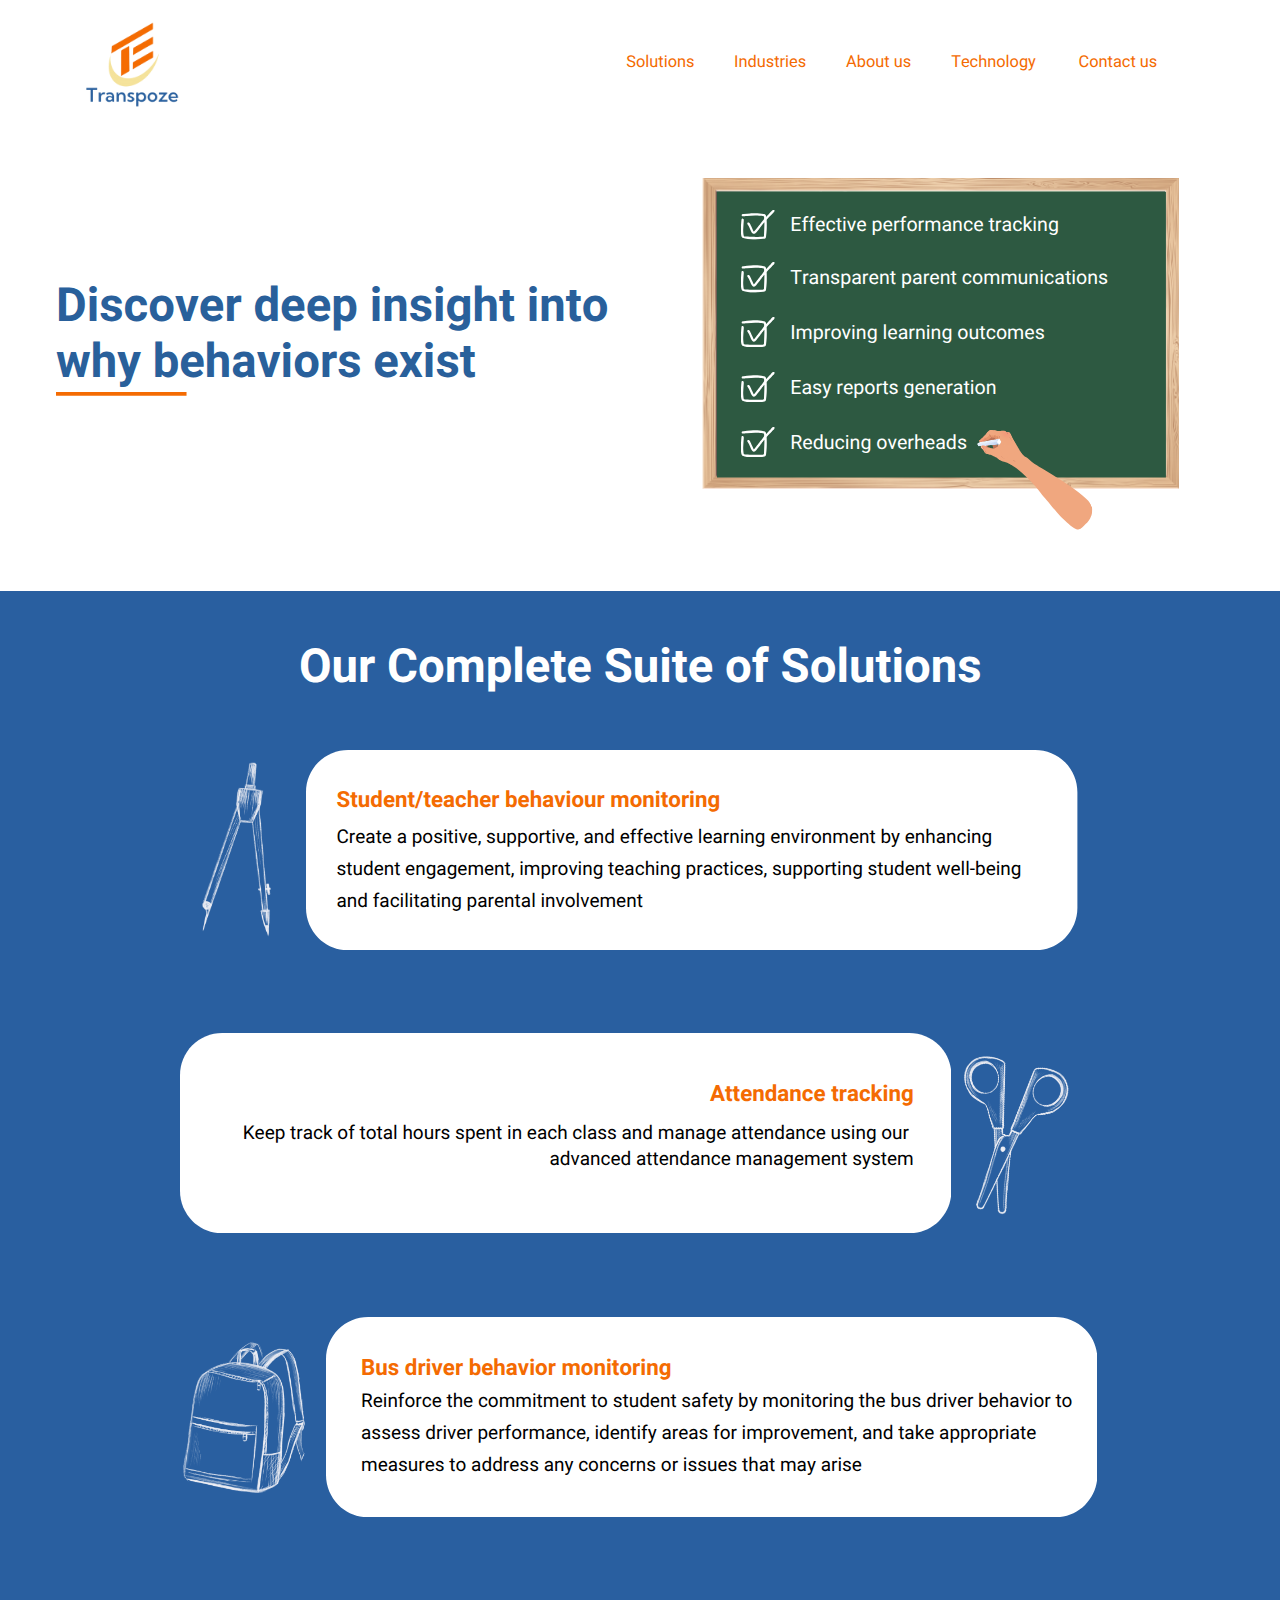
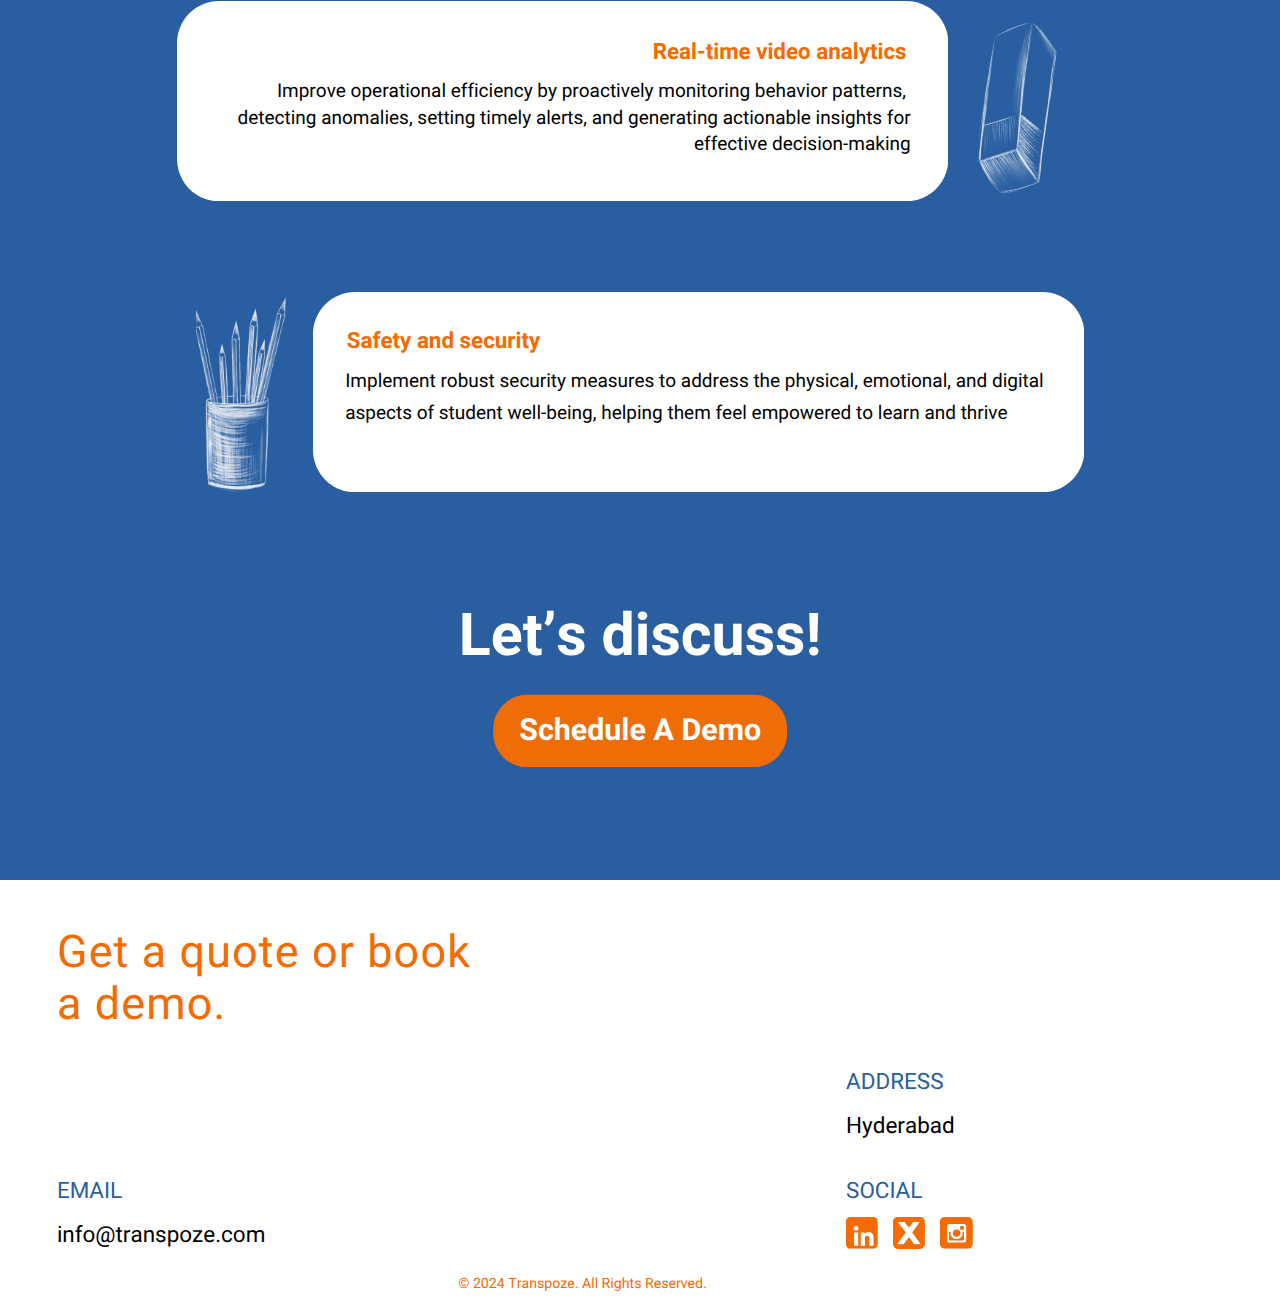
<file: solutions.html>
<!DOCTYPE html>
<html lang="en">

<head>
    <meta http-equiv="Content-Type" content="text/html; charset=utf-8" />
    <meta name="viewport" content="width=device-width, initial-scale=1.0" />
    <title>Solutions Page</title>
    <meta name="description" content="" />
    <meta property="og:type" content="website">
    <meta property="og:title" content="Solutions Page">
    <meta property="og:image:type" content="image/png">
    <meta property="og:image:width" content="1200">
    <meta property="og:image:height" content="630">
    <meta name="twitter:card" content="summary_large_image">
    
    <script src="js/939898b427480d700449229ff00dbb8a6f9f77442b532f697866e6914ab8843a.js" async=""
        nonce="54cfe36f-011f-4fbe-86ba-7cdeed611afd"></script>
    <script src="js/388fb330498371d4935abbff11d34d4c30842ca3c4a128cdd290d29db98acb41.js" async=""
        nonce="54cfe36f-011f-4fbe-86ba-7cdeed611afd"></script>
    <script src="js/781b7c2778641097cc201ef02652a4376abe12baf4b506965843770004e198e1.js" async=""
        nonce="54cfe36f-011f-4fbe-86ba-7cdeed611afd"></script>
    
    <link rel="stylesheet" href="css/solutions.css">
    <link rel="stylesheet" href="css/head_footer.css">
</head>

<body>
    <div id="root">
        <a id="home" aria-hidden="true" style="visibility:hidden;"></a>
        <section id="OjzpDVdybkuCTwfp"
            style="position:relative;overflow:hidden;align-items:center;grid-template-columns:auto 100rem auto;z-index:0;">
            <div id="fsTeyOFppVtb2LK3"
                style="grid-area:1 / 1 / 2 / 4;display:grid;position:absolute;min-height:100%;min-width:100%;">
                <div id="ZrqEedFn31Blmp14" style="z-index:0;">
                    <div id="Ewh6fRs6jHFEfrGA"
                        style="box-sizing:border-box;width:100%;height:100%;transform:rotate(0deg);">
                        <div id="dXhAxsX4rvOXLSe3" style="width:100%;height:100%;opacity:1.0;">
                            <div id="jzTxTi0E9V0Ng3f7"
                                style="background-color:#ffffff;opacity:1.0;transform:scale(1, 1);width:100%;height:100%;overflow:hidden;position:relative;">
                            </div>
                        </div>
                    </div>
                </div>
            </div>
            <div id="VHsOcfRVfYsNdRZx" style="display:grid;position:relative;grid-area:1 / 2 / 2 / 3;">
                <div id="nNfi9qjVkXlPIK7S" style="z-index:1;">
                    <div id="mR1LBR6bmfI8Hipg" style="padding-top:100%;transform:rotate(0deg);">
                        <div id="e4oXEpaH3oWHE4Xq" style="position:absolute;top:0px;left:0px;width:100%;height:100%;">
                            <a id="oNo6sdD8um0dUCD4" href="index.html" style="pointer-events:all;" target="_self">
                                <div id="nKcs6UcIPcaCAMCA" style="width:100%;height:100%;opacity:1.0;">
                                    <div id="helj7pp0WpFPvroF"
                                        style="transform:scale(1, 1);width:100%;height:100%;overflow:hidden;position:relative;">
                                        <div id="dmB9TaxXC7K21RxI"
                                            style="width:calc(100% * max(1, var(--scale-fill, 1)));height:calc(100% / min(1, var(--scale-fill, 1)));position:absolute;top:50%;left:50%;opacity:1.0;animation:pulse 1.5s ease-in-out infinite;">
                                            <img src="images/logo.png" loading="lazy"
                                                sizes="(max-width: 375px) 35.96432275vw, (min-width: 375.05px) and (max-width: 480px) 28.09712715vw, (min-width: 480.05px) and (max-width: 768px) 17.56070447vw, (min-width: 768.05px) and (max-width: 1024px) 13.17052835vw, (min-width: 1024.05px) 9.87307542vw"
                                                style="width:100%;height:100%;display:block;object-fit:cover;object-position:50% 50%;transform:translate(-50%, -50%) rotate(0deg);">
                                        </div>
                                    </div>
                                </div>
                            </a>
                        </div>
                    </div>
                </div>
                <div id="U5c740mig0BYmycj" style="z-index:2;">
                    <div id="qIXLBZ9bueUY6MF5"
                        style="box-sizing:border-box;width:100%;height:100%;transform:rotate(0deg);">
                        <div id="CRMTVXRXx8iFPmyI"
                            style="opacity:1.0;display:flex;box-sizing:border-box;flex-direction:column;justify-content:flex-start;width:100%;height:100%;">
                            <a id="Ud0yiXSxRoNdMdCN" href="#"
                                style="color:#f46b02;font-family:YACgEev4gKc-0;line-height:1.37073146em;text-align:center;">
                                <span id="ghArGreVb5IYAiT7" style="color:#f46b02;">Solutions</span>
                            </a>
                        </div>
                    </div>
                </div>
                <div id="W7P4Qbwxt7aGnkAk" style="z-index:3;">
                    <div id="lz07sNy4pPeNqEo8"
                        style="box-sizing:border-box;width:100%;height:100%;transform:rotate(0deg);">
                        <div id="BvID893HAVywsksS"
                            style="opacity:1.0;display:flex;box-sizing:border-box;flex-direction:column;justify-content:flex-start;width:100%;height:100%;">
                            <a id="a8DbKnrTeT602aee" href="#"
                                style="color:#f46b02;font-family:YACgEev4gKc-0;line-height:1.37072824em;text-align:center;">
                                <span id="NRTPblPBGnRoK3sm" style="color:#f46b02;">Industries</span>
                            </a>
                        </div>
                    </div>
                </div>
                <div id="Mcjvb0SQYd2spLqI" style="z-index:4;">
                    <div id="sEGZaPGsqDH052oC"
                        style="box-sizing:border-box;width:100%;height:100%;transform:rotate(0deg);">
                        <div id="BBlultfRawD0bXFA"
                            style="opacity:1.0;display:flex;box-sizing:border-box;flex-direction:column;justify-content:flex-start;width:100%;height:100%;">
                            <a id="wsuWlcvzGElxvJuh" href="about.html"
                                style="color:#f46b02;font-family:YACgEev4gKc-0;line-height:1.37072824em;text-align:center;">
                                <span id="ZjkiJPqCVIvxVf8a" style="color:#f46b02;">About us</span>
                            </a>
                        </div>
                    </div>
                </div>
                <div id="fSJ5gqjANXJmh6mH" style="z-index:5;">
                    <div id="KVnwRQ9U6AXEYwcW"
                        style="box-sizing:border-box;width:100%;height:100%;transform:rotate(0deg);">
                        <div id="dMfbTY9dYujDiQXO"
                            style="opacity:1.0;display:flex;box-sizing:border-box;flex-direction:column;justify-content:flex-start;width:100%;height:100%;">
                            <a id="Tc86egQ9yIDjxL7x" href="#"
                                style="color:#f46b02;font-family:YACgEev4gKc-0;line-height:1.37072824em;text-align:center;">
                                <span id="rsXZpUR6X8OCVcb3" style="color:#f46b02;">Technology</span>
                            </a>
                        </div>
                    </div>
                </div>
                <div id="vrVwsIfFgxrfqpFo" style="z-index:6;">
                    <div id="Sknr1W0iWXWXppPQ"
                        style="box-sizing:border-box;width:100%;height:100%;transform:rotate(0deg);">
                        <div id="F62ub3fphizwTP2n"
                            style="opacity:1.0;display:flex;box-sizing:border-box;flex-direction:column;justify-content:flex-start;width:100%;height:100%;">
                            <a id="sAHLmEeFpG6knqVj" href="#contact"
                                style="color:#f46b02;font-family:YACgEev4gKc-0;line-height:1.37072824em;text-align:center;">
                                <span id="I3PO26cE2ranq7ev" style="color:#f46b02;">Contact us</span>
                            </a>
                        </div>
                    </div>
                </div>
            </div>
        </section>
        <!-- Solutions start -->
        <a id="page-1" aria-hidden="true" style="visibility:hidden;"></a>
        <section id="Q8IQyU2wgTsrFN27"
            style="position:relative;overflow:hidden;display:grid;align-items:center;grid-template-columns:auto 100rem auto;z-index:0;">
            <div id="btDZWwowUTPbLUJq"
                style="grid-area:1 / 1 / 2 / 4;display:grid;position:absolute;min-height:100%;min-width:100%;">
                <div id="trEx5IFUnMN74PmK" style="z-index:0;">
                    <div id="DSPHFdlbZtsvGpNj"
                        style="box-sizing:border-box;width:100%;height:100%;transform:rotate(0deg);">
                        <div id="B91WTSKYB5Tz0WPn" style="width:100%;height:100%;opacity:1.0;">
                            <div id="uBuWgnKD6lRKhiPu"
                                style="background-color:#ffffff;opacity:1.0;transform:scale(1, 1);width:100%;height:100%;overflow:hidden;position:relative;">
                            </div>
                        </div>
                    </div>
                </div>
            </div>
            <div id="sAsHNYtLrCG1ywoI" style="display:grid;position:relative;grid-area:1 / 2 / 2 / 3;">
                <div id="MbiW0SToGoUYmchI" style="z-index:16;">
                    <div id="OhBOLjlcfRd3nVTJ"
                        style="box-sizing:border-box;width:100%;height:100%;transform:rotate(0deg);">
                        <div id="St3p7cDV5YaM0unH"
                            style="opacity:1.0;display:flex;box-sizing:border-box;flex-direction:column;justify-content:flex-start;width:100%;height:100%;">
                            <p id="YmeKlR2YKmPVi47C"
                                style="color:#29609b;font-family:YACgEev4gKc-0;line-height:1.18855893em;">
                                <span id="yA9QlbsoDSsXBWKD" style="color:#29609b;font-weight:700;">Discover deep insight
                                    into ​why behaviors exist</span>
                            </p>
                        </div>
                    </div>
                </div>
                <div id="Hd9Oq9RBHLyS5C9J" style="z-index:15;">
                    <div id="vjghEq06GRVCJqyk" style="padding-top:2.87121743%;transform:rotate(0deg);">
                        <div id="X8AcmO2JMO6fKXtT" style="position:absolute;top:0px;left:0px;width:100%;height:100%;">
                            <svg id="meX1sjnddzghKSfx" viewBox="0 0 139.31372644236046 4.000000000000057"
                                preserveAspectRatio="none"
                                style="display:block;width:100%;height:100%;overflow:visible;opacity:1.0;min-height:1px;stroke:#f46b02;fill:#f46b02;background:url(&#x27;data:image/png;base64,&#x27;);">
                                <g id="h2mabiZxQvkjH9EO">
                                    <path d="M0,2 L139.31372644,2"
                                        style="fill:none;stroke-width:4px;stroke-linecap:butt;"></path>
                                </g>
                            </svg>
                        </div>
                    </div>
                </div>
                <div id="tpMpmcpSMindxpDV">
                    <div id="zohn93hHDTR4vmTR" style="display:grid;position:relative;">
                        <div id="DLF1B2tLqXJ7Ygbg" style="display:grid;position:relative;grid-area:2 / 2 / 4 / 5;">
                            <div id="CAZBngXqruFlWt1I" style="z-index:2;">
                                <div id="oc7qyq8b7aJQS1B3" style="padding-top:65.375%;transform:rotate(0deg);">
                                    <div id="HtJnHvCB95g0JJrb"
                                        style="position:absolute;top:0px;left:0px;width:100%;height:100%;">
                                        <div id="FhfHAemKjuoJqzRN" style="width:100%;height:100%;opacity:1.0;">
                                            <div id="J70XlTbqyJE4k4Mq"
                                                style="transform:scale(1, 1);width:100%;height:100%;overflow:hidden;position:relative;">
                                                <div id="xQThA58Korqd9V16"
                                                    style="width:calc(100% * max(1, var(--scale-fill, 1)));height:calc(100% / min(1, var(--scale-fill, 1)));position:absolute;top:50%;left:50%;opacity:1.0;animation:pulse 1.5s ease-in-out infinite;">
                                                    <img src="images/325557d5cce4c2ba778ff27d12011601.png"
                                                        alt="Green School Chalk Board" loading="lazy"
                                                        srcset="images/290384428dfdf96db69ba4372da58be0.png 1000w, images/325557d5cce4c2ba778ff27d12011601.png 1500w"
                                                        sizes="(max-width: 375px) 91.46666667vw, (min-width: 375.05px) and (max-width: 480px) 93.33333333vw, (min-width: 480.05px) and (max-width: 768px) 66.27435449vw, (min-width: 768.05px) and (max-width: 1024px) 49.70576587vw, (min-width: 1024.05px) 37.26113049vw"
                                                        style="width:100%;height:100%;display:block;object-fit:cover;object-position:50% 50%;transform:translate(-50%, -50%) rotate(0deg);">
                                                </div>
                                            </div>
                                        </div>
                                    </div>
                                </div>
                            </div>
                            <div id="Bd8YMJqKJRLtWUca" style="display:grid;position:relative;grid-area:3 / 3 / 4 / 4;">
                                <div id="odRprBJq9h147x8o" style="z-index:3;">
                                    <div id="DFZUKMbg2WLbP2ye" style="padding-top:63.58144008%;transform:rotate(0deg);">
                                        <div id="aPzLjD3SzUB1IIPC"
                                            style="position:absolute;top:0px;left:0px;width:100%;height:100%;">
                                            <svg id="ilLzwQZbhU0VNzzL" viewBox="0 0 156.0479 99.2175"
                                                style="width:100%;height:100%;opacity:1.0;overflow:hidden;position:absolute;top:0%;left:0%;background:url(&#x27;data:image/png;base64,&#x27;);">
                                                <g id="c86AETpgHcLqOJJb" style="transform:scale(1, 1);">
                                                    <path id="TCQqzbPCHPpRDZho"
                                                        d="M0,0 L156.04792524,0 L156.04792524,99.21751808 L0,99.21751808 Z"
                                                        style="fill:#2d5941;opacity:1.0;"></path>
                                                </g>
                                            </svg>
                                        </div>
                                    </div>
                                </div>
                                <div id="iWGucyzX3ZwybExp" style="z-index:4;">
                                    <div id="Bl51O7V379fOChEX" style="padding-top:88.625%;transform:rotate(0deg);">
                                        <div id="l8QCmKQdAbGydZBT"
                                            style="position:absolute;top:0px;left:0px;width:100%;height:100%;">
                                            <div id="RUBS4Mmhg34vmZ8L" style="width:100%;height:100%;opacity:1.0;">
                                                <div id="PWyQionc0XtibL0g"
                                                    style="transform:scale(1, 1);width:100%;height:100%;overflow:hidden;position:relative;">
                                                    <div id="Bn6BJFFKoiKc09MR"
                                                        style="width:calc(100% * max(1, var(--scale-fill, 1)));height:calc(100% / min(1, var(--scale-fill, 1)));position:absolute;top:50%;left:50%;opacity:1.0;animation:pulse 1.5s ease-in-out infinite;">
                                                        <img src="images/b6fa41dfd794b65d901c892afdfceb9b.svg"
                                                            alt="Check Mark Boxes" loading="lazy"
                                                            style="width:100%;height:100%;display:block;object-fit:cover;object-position:50% 50%;transform:translate(-50%, -50%) rotate(0deg);">
                                                    </div>
                                                </div>
                                            </div>
                                        </div>
                                    </div>
                                </div>
                                <div id="VgXYjPq2xCF4EleW" style="z-index:5;">
                                    <div id="PutzcvSIExrghC5s"
                                        style="box-sizing:border-box;width:100%;height:100%;transform:rotate(0deg);">
                                        <div id="V1JPZNNmY93UQucr"
                                            style="opacity:1.0;display:flex;box-sizing:border-box;flex-direction:column;justify-content:flex-start;width:100%;height:100%;">
                                            <p id="RumqsdCPgvcB9n7l"
                                                style="color:#ffffff;font-family:YACgEev4gKc-0;line-height:1.38553123em;">
                                                <span id="s8NEcyfgsj79bsQv" style="color:#ffffff;">Effective performance
                                                    tracking</span>
                                            </p>
                                        </div>
                                    </div>
                                </div>
                                <div id="k58BkLQGWHaES4bX" style="z-index:6;">
                                    <div id="kGFVbQkoF2eQPx1a" style="padding-top:88.625%;transform:rotate(0deg);">
                                        <div id="FIMh42VIgFow3XNZ"
                                            style="position:absolute;top:0px;left:0px;width:100%;height:100%;">
                                            <div id="Zj2OwvM3Mh905RKN" style="width:100%;height:100%;opacity:1.0;">
                                                <div id="k2c5lYqfW5g9WAGr"
                                                    style="transform:scale(1, 1);width:100%;height:100%;overflow:hidden;position:relative;">
                                                    <div id="qi6sw2S5wqDaWblg"
                                                        style="width:calc(100% * max(1, var(--scale-fill, 1)));height:calc(100% / min(1, var(--scale-fill, 1)));position:absolute;top:50%;left:50%;opacity:1.0;animation:pulse 1.5s ease-in-out infinite;">
                                                        <img src="images/b6fa41dfd794b65d901c892afdfceb9b.svg"
                                                            alt="Check Mark Boxes" loading="lazy"
                                                            style="width:100%;height:100%;display:block;object-fit:cover;object-position:50% 50%;transform:translate(-50%, -50%) rotate(0deg);">
                                                    </div>
                                                </div>
                                            </div>
                                        </div>
                                    </div>
                                </div>
                                <div id="ZfwuNf4Jy0mays6Y" style="z-index:10;">
                                    <div id="lkzKpOOCvrkqh4rk"
                                        style="box-sizing:border-box;width:100%;height:100%;transform:rotate(0deg);">
                                        <div id="SBXhcC2HucOUXcvC"
                                            style="opacity:1.0;display:flex;box-sizing:border-box;flex-direction:column;justify-content:flex-start;width:100%;height:100%;">
                                            <p id="lBj4vewlpS7N8LcK"
                                                style="color:#ffffff;font-family:YACgEev4gKc-0;line-height:1.38553123em;">
                                                <span id="KFp7zw4XvLIdtV1F" style="color:#ffffff;">Transparent parent
                                                    communications</span>
                                            </p>
                                        </div>
                                    </div>
                                </div>
                                <div id="lIp1hrBesyYZVbzg" style="z-index:7;">
                                    <div id="kM99mBQPjZWtFU5X" style="padding-top:88.625%;transform:rotate(0deg);">
                                        <div id="ZPZ2aUlz6RFYuwvX"
                                            style="position:absolute;top:0px;left:0px;width:100%;height:100%;">
                                            <div id="lBef0TqURq1vWGD0" style="width:100%;height:100%;opacity:1.0;">
                                                <div id="Pru853pq3EZzpstQ"
                                                    style="transform:scale(1, 1);width:100%;height:100%;overflow:hidden;position:relative;">
                                                    <div id="Rfk5lhdifI4hQ5fM"
                                                        style="width:calc(100% * max(1, var(--scale-fill, 1)));height:calc(100% / min(1, var(--scale-fill, 1)));position:absolute;top:50%;left:50%;opacity:1.0;animation:pulse 1.5s ease-in-out infinite;">
                                                        <img src="images/b6fa41dfd794b65d901c892afdfceb9b.svg"
                                                            alt="Check Mark Boxes" loading="lazy"
                                                            style="width:100%;height:100%;display:block;object-fit:cover;object-position:50% 50%;transform:translate(-50%, -50%) rotate(0deg);">
                                                    </div>
                                                </div>
                                            </div>
                                        </div>
                                    </div>
                                </div>
                                <div id="ukDojTlyHeyOeCZT" style="z-index:11;">
                                    <div id="IUa7Vrp8lJFFUKiy"
                                        style="box-sizing:border-box;width:100%;height:100%;transform:rotate(0deg);">
                                        <div id="T8tRueGIzQSzDDtu"
                                            style="opacity:1.0;display:flex;box-sizing:border-box;flex-direction:column;justify-content:flex-start;width:100%;height:100%;">
                                            <p id="p2Nnnye9hNPMvZXt"
                                                style="color:#ffffff;font-family:YACgEev4gKc-0;line-height:1.38553123em;">
                                                <span id="PdAkS81X7sfNRrj6" style="color:#ffffff;">Improving learning
                                                    outcomes</span>
                                            </p>
                                        </div>
                                    </div>
                                </div>
                                <div id="FntyvFb7u4zfyGCD" style="z-index:8;">
                                    <div id="aAspuf7fBqWpqrR8" style="padding-top:88.625%;transform:rotate(0deg);">
                                        <div id="G2czhmk87XaRRdWF"
                                            style="position:absolute;top:0px;left:0px;width:100%;height:100%;">
                                            <div id="DoO1de9rqC63i0E0" style="width:100%;height:100%;opacity:1.0;">
                                                <div id="Byf80B0Hx8IxM2DX"
                                                    style="transform:scale(1, 1);width:100%;height:100%;overflow:hidden;position:relative;">
                                                    <div id="QHp6mW8AozSIYIP6"
                                                        style="width:calc(100% * max(1, var(--scale-fill, 1)));height:calc(100% / min(1, var(--scale-fill, 1)));position:absolute;top:50%;left:50%;opacity:1.0;animation:pulse 1.5s ease-in-out infinite;">
                                                        <img src="images/b6fa41dfd794b65d901c892afdfceb9b.svg"
                                                            alt="Check Mark Boxes" loading="lazy"
                                                            style="width:100%;height:100%;display:block;object-fit:cover;object-position:50% 50%;transform:translate(-50%, -50%) rotate(0deg);">
                                                    </div>
                                                </div>
                                            </div>
                                        </div>
                                    </div>
                                </div>
                                <div id="kZLigKgSEVEeSLps" style="z-index:12;">
                                    <div id="b9IBMBkYKBdoIN8n"
                                        style="box-sizing:border-box;width:100%;height:100%;transform:rotate(0deg);">
                                        <div id="XFvylkIDEK1ePAgt"
                                            style="opacity:1.0;display:flex;box-sizing:border-box;flex-direction:column;justify-content:flex-start;width:100%;height:100%;">
                                            <p id="T99jvwACZVdWHk66"
                                                style="color:#ffffff;font-family:YACgEev4gKc-0;line-height:1.38553123em;">
                                                <span id="AfHByKhyRqrHe2Ja" style="color:#ffffff;">Easy reports
                                                    generation</span>
                                            </p>
                                        </div>
                                    </div>
                                </div>
                                <div id="TL5PT0rA4Db5mJLz" style="z-index:9;">
                                    <div id="vPr9kRZqeGTlWbZF" style="padding-top:88.625%;transform:rotate(0deg);">
                                        <div id="HHGIWLzrQViMqciE"
                                            style="position:absolute;top:0px;left:0px;width:100%;height:100%;">
                                            <div id="hJzLGgzNsqTqEZZW" style="width:100%;height:100%;opacity:1.0;">
                                                <div id="VZcClnghZbRnuZDK"
                                                    style="transform:scale(1, 1);width:100%;height:100%;overflow:hidden;position:relative;">
                                                    <div id="jW1IWWhwClav6VTK"
                                                        style="width:calc(100% * max(1, var(--scale-fill, 1)));height:calc(100% / min(1, var(--scale-fill, 1)));position:absolute;top:50%;left:50%;opacity:1.0;animation:pulse 1.5s ease-in-out infinite;">
                                                        <img src="images/b6fa41dfd794b65d901c892afdfceb9b.svg"
                                                            alt="Check Mark Boxes" loading="lazy"
                                                            style="width:100%;height:100%;display:block;object-fit:cover;object-position:50% 50%;transform:translate(-50%, -50%) rotate(0deg);">
                                                    </div>
                                                </div>
                                            </div>
                                        </div>
                                    </div>
                                </div>
                                <div id="FR9X5Dmh5ggTMVB4" style="z-index:13;">
                                    <div id="tdsKEyRbgjPeojsd"
                                        style="box-sizing:border-box;width:100%;height:100%;transform:rotate(0deg);">
                                        <div id="hlOaTFOKR8SWnMS4"
                                            style="opacity:1.0;display:flex;box-sizing:border-box;flex-direction:column;justify-content:flex-start;width:100%;height:100%;">
                                            <p id="IuqdTxsV95Vn7Euk"
                                                style="color:#ffffff;font-family:YACgEev4gKc-0;line-height:1.38553123em;">
                                                <span id="jmPGB4AZkUzXF2ov" style="color:#ffffff;">Reducing
                                                    overheads</span>
                                            </p>
                                        </div>
                                    </div>
                                </div>
                            </div>
                        </div>
                        <div id="Affx1LCBtVOokfEw" style="z-index:14;">
                            <div id="z0HGLPnHIabCyRho"
                                style="padding-top:162.27180527%;transform:rotate(-24.4629613deg);">
                                <div id="MKkEZvbmOvMbFfZX"
                                    style="position:absolute;top:0px;left:0px;width:100%;height:100%;">
                                    <div id="r51OD27y8AFdLmuH" style="width:100%;height:100%;opacity:1.0;">
                                        <div id="VbzXtI4mzNLmCqLK"
                                            style="transform:scale(1, 1);width:100%;height:100%;overflow:hidden;position:relative;">
                                            <div id="YJfgRO9OcXJIY7Ai"
                                                style="width:calc(100% * max(1, var(--scale-fill, 1)));height:calc(100% / min(1, var(--scale-fill, 1)));position:absolute;top:50%;left:50%;opacity:1.0;animation:pulse 1.5s ease-in-out infinite;">
                                                <img src="images/fe5315da006e91a8523c78ca5214c331.svg"
                                                    alt="Hand with Chalk Vector Illustration" loading="lazy"
                                                    style="width:100%;height:100%;display:block;object-fit:cover;object-position:50% 50%;transform:translate(-50%, -50%) rotate(0deg);">
                                            </div>
                                        </div>
                                    </div>
                                </div>
                            </div>
                        </div>
                    </div>
                </div>
            </div>
        </section>
        <a id="page-2" aria-hidden="true" style="visibility:hidden;"></a>
        <section id="YXgU2BqvaJgWDEt0"
            style="position:relative;overflow:hidden;display:grid;align-items:center;grid-template-columns:auto 100rem auto;z-index:0;margin-top:-1px;">
            <div id="eSp1D6zCFkEL7W1t"
                style="grid-area:1 / 1 / 2 / 4;display:grid;position:absolute;min-height:100%;min-width:100%;">
                <div id="FnA6BEKGxr43a8Ud" style="z-index:0;">
                    <div id="WQ88u7vktAB0xsl1"
                        style="box-sizing:border-box;width:100%;height:100%;transform:rotate(0deg);">
                        <div id="BQ2mInySXwag2Ltq" style="width:100%;height:100%;opacity:1.0;">
                            <div id="URsOEVmShEBV1eTt"
                                style="background-color:#295fa0;opacity:1.0;transform:scale(1, 1);width:100%;height:100%;overflow:hidden;position:relative;">
                            </div>
                        </div>
                    </div>
                </div>
            </div>
            <div id="IMKp1gNZWt6lpa5U" style="display:grid;position:relative;grid-area:1 / 2 / 2 / 3;">
                <div id="yPkh8QeUwRj9rzpo" style="z-index:11;">
                    <div id="eY9cLPYncMlo5zfK"
                        style="box-sizing:border-box;width:100%;height:100%;transform:rotate(0deg);">
                        <div id="rmiVnaoJ4JB3ayMh"
                            style="opacity:1.0;display:flex;box-sizing:border-box;flex-direction:column;justify-content:flex-start;width:100%;height:100%;">
                            <p id="IqzMccmIKoWgy3wL"
                                style="color:#ffffff;font-family:YACgEev4gKc-0;line-height:1.18855893em;text-align:center;">
                                <span id="toOizlqCdcP4LKIs" style="color:#ffffff;font-weight:700;">Our Complete Suite of
                                    Solutions</span>
                            </p>
                        </div>
                    </div>
                </div>
                <div id="fne57OMJAE20fqTx">
                    <div id="p0duBFGHVBXCxqS9" style="display:grid;position:relative;">
                        <div id="eE6sQFtwAkGDIA5Q" style="z-index:13;">
                            <div id="F4ZFYZ4oXJlKfO5W" style="padding-top:255.59105431%;transform:rotate(0deg);">
                                <div id="PeEoXg4VM3fzCYO7"
                                    style="position:absolute;top:0px;left:0px;width:100%;height:100%;">
                                    <div id="RULjrdO8gnSYEBRa" style="width:100%;height:100%;opacity:1.0;">
                                        <div id="Lt1I9PZUZgwbnDPt"
                                            style="transform:scale(1, 1);width:100%;height:100%;overflow:hidden;position:relative;">
                                            <div id="LDQvT2kf1zj3SfWk"
                                                style="width:calc(100% * max(1, var(--scale-fill, 1)));height:calc(100% / min(1, var(--scale-fill, 1)));position:absolute;top:50%;left:50%;opacity:1.0;animation:pulse 1.5s ease-in-out infinite;">
                                                <img src="images/27b4429aa0bd991f1bcb2c2e46c7c124.png"
                                                    alt="dividers white chalk drawing doodle" loading="lazy"
                                                    style="width:100%;height:100%;display:block;object-fit:cover;object-position:50% 50%;transform:translate(-50%, -50%) rotate(0deg);">
                                            </div>
                                        </div>
                                    </div>
                                </div>
                            </div>
                        </div>
                        <div id="zqce45v0UHA06TL3" style="display:grid;position:relative;">
                            <div id="yvdTv5C2ECuqYrl4" style="z-index:14;">
                                <div id="CzvSY7RXGcpJzUPo"
                                    style="box-sizing:border-box;width:100%;height:100%;transform:rotate(0deg);">
                                    <svg id="xSUc4JWzcweUk9ad" viewBox="0 0 182.1885 47.2995" preserveAspectRatio="none"
                                        style="width:100%;height:100%;opacity:1.0;overflow:hidden;position:absolute;top:0%;left:0%;background:url(&#x27;data:image/png;base64,&#x27;);">
                                        <g id="xrgBIxJY8hBaTdxq" style="transform:scale(1, 1);">
                                            <path id="SQitzXamYecqgkPe"
                                                d="M9.95850632,0 L172.2299855,0 C174.87114559,0 177.40413064,1.04919676 179.27171285,2.91677897 181.13929506,4.78436118 182.18849182,7.31734623 182.18849182,9.95850632 L182.18849182,37.3409436 C182.18849182,39.98210369 181.13929506,42.51508874 179.27171285,44.38267095 177.40413064,46.25025316 174.87114559,47.29944992 172.2299855,47.29944992 L9.95850632,47.29944992 C7.31734623,47.29944992 4.78436118,46.25025316 2.91677897,44.38267095 1.04919676,42.51508874 0,39.98210369 0,37.3409436 L0,9.95850632 C0,7.31734623 1.04919676,4.78436118 2.91677897,2.91677897 4.78436118,1.04919676 7.31734623,0 9.95850632,0 Z"
                                                style="fill:#ffffff;opacity:1.0;"></path>
                                        </g>
                                    </svg>
                                    <svg id="h6WqYP9Nm46s5rtu" viewBox="0 0 155.7953 51.0224" preserveAspectRatio="none"
                                        style="width:100%;height:100%;opacity:1.0;overflow:hidden;position:absolute;top:0%;left:0%;background:url(&#x27;data:image/png;base64,&#x27;);">
                                        <g id="dPcOGDADWMt9Y1oo" style="transform:scale(1, 1);">
                                            <path id="mXTA0wDhjMp6MIkt"
                                                d="M8.515842,0 L147.27946135,0 C151.98263101,0 155.79530334,3.81267233 155.79530334,8.515842 L155.79530334,42.50658461 C155.79530335,47.20975427 151.98263102,51.02242661 147.27946135,51.02242661 L8.515842,51.02242661 C3.81267233,51.0224266 0,47.20975428 0,42.50658461 L0,8.515842 C0,3.81267233 3.81267233,0 8.515842,0 Z"
                                                style="fill:#ffffff;opacity:1.0;"></path>
                                        </g>
                                    </svg>
                                    <svg id="HpDu1fnVFviakcuJ" viewBox="0 0 99.1425 41.8455" preserveAspectRatio="none"
                                        style="width:100%;height:100%;opacity:1.0;overflow:hidden;position:absolute;top:0%;left:0%;background:url(&#x27;data:image/png;base64,&#x27;);">
                                        <g id="iysH5VROJKl5kvqS" style="transform:scale(1, 1);">
                                            <path id="vtNxYPcu88Bz4tGX"
                                                d="M5.41917417,0 L93.72328952,0 C96.71621676,0 99.14246368,2.42624692 99.14246368,5.41917417 L99.14246368,36.42633441 C99.14246369,39.41926166 96.71621677,41.84550858 93.72328952,41.84550858 L5.41917417,41.84550858 C2.42624692,41.84550857 0,39.41926166 0,36.42633441 L0,5.41917417 C0,2.42624692 2.42624692,0 5.41917417,0 Z"
                                                style="fill:#ffffff;opacity:1.0;"></path>
                                        </g>
                                    </svg>
                                    <svg id="gWAPtIx9uGoOgRlq" viewBox="0 0 75.9059 37.7194" preserveAspectRatio="none"
                                        style="width:100%;height:100%;opacity:1.0;overflow:hidden;position:absolute;top:0%;left:0%;background:url(&#x27;data:image/png;base64,&#x27;);">
                                        <g id="JLnPLDFjw9POPwZG" style="transform:scale(1, 1);">
                                            <path id="Qsv8O592XUDZ12cO"
                                                d="M4.14905104,0 L71.75689379,0 C74.0483514,0 75.90594482,1.85759343 75.90594482,4.14905104 L75.90594482,33.5703055 C75.90594482,35.86176311 74.0483514,37.71935654 71.75689379,37.71935654 L4.14905104,37.71935654 C1.85759342,37.71935654 0,35.86176311 0,33.5703055 L0,4.14905104 C0,1.85759342 1.85759343,0 4.14905104,0 Z"
                                                style="fill:#ffffff;opacity:1.0;"></path>
                                        </g>
                                    </svg>
                                </div>
                            </div>
                            <div id="xf5vmUgqekHPFCXy" style="z-index:15;">
                                <div id="FfPFo2KrbVAuTYKm"
                                    style="box-sizing:border-box;width:100%;height:100%;transform:rotate(0deg);">
                                    <div id="kOFBhKGmxlGniqUD"
                                        style="opacity:1.0;display:flex;box-sizing:border-box;flex-direction:column;justify-content:flex-start;width:100%;height:100%;">
                                        <p id="gJia5rtz7zww1NIs"
                                            style="color:#f46b02;font-family:YACgEev4gKc-0;line-height:1.38253481em;">
                                            <span id="ZoCEG2ucPa1PilaJ"
                                                style="color:#f46b02;font-weight:700;">Student/teacher behaviour
                                                monitoring</span>
                                        </p>
                                    </div>
                                </div>
                            </div>
                            <div id="t4zVEkEomZ19X7Vo" style="z-index:16;">
                                <div id="IfhOdNJhS5yXbDoS"
                                    style="box-sizing:border-box;width:100%;height:100%;transform:rotate(0deg);">
                                    <div id="upkKgyoHZphhmYSY"
                                        style="opacity:1.0;display:flex;box-sizing:border-box;flex-direction:column;justify-content:flex-start;width:100%;height:100%;">
                                        <p id="dnhurusUaB0mpVxk"
                                            style="color:#000000;font-family:YACgEev4gKc-0;line-height:1.67544633em;">
                                            <span id="wB1uVkUh6oKxeH0r" style="color:#000000;">Create a positive,
                                                supportive, and effective learning environment by enhancing ​student
                                                engagement, improving teaching practices,</span>
                                            <span id="PfHvzKEZs6JmlO5l"
                                                style="color:#000000;white-space:pre-wrap;"></span>
                                            <span id="oL0hjO9ZmfvUwBNW" style="color:#000000;">supporting student
                                                well-being ​and facilitating parental involvement</span>
                                            <br>
                                        </p>
                                    </div>
                                </div>
                            </div>
                        </div>
                    </div>
                </div>
                <div id="cH9BlYIySJh1ErBQ">
                    <div id="FumS0fq2ZfYCDh90" style="display:grid;position:relative;">
                        <div id="ZphZRMrRHCbZSWuY" style="display:grid;position:relative;grid-area:2 / 2 / 5 / 3;">
                            <div id="IPrXG5eqS5Cu2ZRh" style="z-index:19;">
                                <div id="cJ6IGrHTDi3aNCKL" style="padding-top:25.96182076%;transform:rotate(0deg);">
                                    <div id="nGkxiB74DrI2C1gF"
                                        style="position:absolute;top:0px;left:0px;width:100%;height:100%;">
                                        <svg id="kmbn93eVltZ9tQBB" viewBox="0 0 182.1885 47.2995"
                                            style="width:100%;height:100%;opacity:1.0;overflow:hidden;position:absolute;top:0%;left:0%;background:url(&#x27;data:image/png;base64,&#x27;);">
                                            <g id="gSUH5JKacSLu1O4f" style="transform:scale(1, 1);">
                                                <path id="GZ0y16tktOKJIqF9"
                                                    d="M9.95850632,0 L172.2299855,0 C174.87114559,0 177.40413064,1.04919676 179.27171285,2.91677897 181.13929506,4.78436118 182.18849182,7.31734623 182.18849182,9.95850632 L182.18849182,37.3409436 C182.18849182,39.98210369 181.13929506,42.51508874 179.27171285,44.38267095 177.40413064,46.25025316 174.87114559,47.29944992 172.2299855,47.29944992 L9.95850632,47.29944992 C7.31734623,47.29944992 4.78436118,46.25025316 2.91677897,44.38267095 1.04919676,42.51508874 0,39.98210369 0,37.3409436 L0,9.95850632 C0,7.31734623 1.04919676,4.78436118 2.91677897,2.91677897 4.78436118,1.04919676 7.31734623,0 9.95850632,0 Z"
                                                    style="fill:#ffffff;opacity:1.0;"></path>
                                            </g>
                                        </svg>
                                    </div>
                                </div>
                            </div>
                            <div id="IEyAcKlR3n9OVvAF" style="z-index:20;">
                                <div id="BdFXvPjU1Xjsr2Ik"
                                    style="box-sizing:border-box;width:100%;height:100%;transform:rotate(0deg);">
                                    <div id="mooi2k6rf8M3ZXVr"
                                        style="opacity:1.0;display:flex;box-sizing:border-box;flex-direction:column;justify-content:flex-start;width:100%;height:100%;">
                                        <p id="wlqFvIt8wigSXf0v"
                                            style="color:#f46b02;font-family:YACgEev4gKc-0;line-height:1.38253481em;text-align:right;">
                                            <span id="xnHckFmxSLHhYTkf"
                                                style="color:#f46b02;font-weight:700;">Attendance tracking</span>
                                        </p>
                                    </div>
                                </div>
                            </div>
                            <div id="ecxeXjCucBy3I434" style="z-index:21;">
                                <div id="CdyDaQadIzK2ogAu"
                                    style="box-sizing:border-box;width:100%;height:100%;transform:rotate(0deg);">
                                    <div id="d2uz2gxvwAoU08QD"
                                        style="opacity:1.0;display:flex;box-sizing:border-box;flex-direction:column;justify-content:flex-start;width:100%;height:100%;">
                                        <p id="MF26WCXu1pVxfQIY"
                                            style="color:#000000;font-family:YACgEev4gKc-0;line-height:1.37977933em;text-align:right;">
                                            <span id="GnNdG8vy8izyp3qu" style="color:#000000;">Keep track of total hours
                                                spent in each class and manage attendance using our ​advanced attendance
                                                management system</span>
                                            <br>
                                        </p>
                                    </div>
                                </div>
                            </div>
                        </div>
                        <div id="LBE0BrY80oIcGljS" style="z-index:18;">
                            <div id="QkoXiWadUkTGmaEt"
                                style="padding-top:125.52301255%;transform:rotate(-18.12105617deg);">
                                <div id="wGmbCPKOmLAx3Cfm"
                                    style="position:absolute;top:0px;left:0px;width:100%;height:100%;">
                                    <div id="y2F8aMnmglbvF6d2" style="width:100%;height:100%;opacity:1.0;">
                                        <div id="Z8vyoo9BFex7yWLK"
                                            style="transform:scale(1, 1);width:100%;height:100%;overflow:hidden;position:relative;">
                                            <div id="kyJ2e1MFGMOp8Hjc"
                                                style="width:calc(100% * max(1, var(--scale-fill, 1)));height:calc(100% / min(1, var(--scale-fill, 1)));position:absolute;top:50%;left:50%;opacity:1.0;animation:pulse 1.5s ease-in-out infinite;">
                                                <img src="images/5b25a06b801f63b982d19baa43efbf05.png"
                                                    alt="scissors drawing white chalk doodle" loading="lazy"
                                                    style="width:100%;height:100%;display:block;object-fit:cover;object-position:50% 50%;transform:translate(-50%, -50%) rotate(0deg);">
                                            </div>
                                        </div>
                                    </div>
                                </div>
                            </div>
                        </div>
                    </div>
                </div>
                <div id="UuLMvBqGyEF8XHgo">
                    <div id="kNXL13xNNMv0V2Ll" style="display:grid;position:relative;">
                        <div id="ZpE3Dm67aGDGnPmV" style="z-index:23;">
                            <div id="d1Sir1KErs6LKr35" style="padding-top:123.90294269%;transform:rotate(0deg);">
                                <div id="PO7SGQabVrbOkymP"
                                    style="position:absolute;top:0px;left:0px;width:100%;height:100%;">
                                    <div id="hjIquS476EX0CLUh" style="width:100%;height:100%;opacity:1.0;">
                                        <div id="cC3yIudzowAnRkW3"
                                            style="transform:scale(1, 1);width:100%;height:100%;overflow:hidden;position:relative;">
                                            <div id="weYexPrRsBV5CzFu"
                                                style="width:calc(100% * max(1, var(--scale-fill, 1)));height:calc(100% / min(1, var(--scale-fill, 1)));position:absolute;top:50%;left:50%;opacity:1.0;animation:pulse 1.5s ease-in-out infinite;">
                                                <img src="images/b2d4cf4c8a0665d782594620b4b27f6d.png"
                                                    alt="backpack doodle chalk drawing" loading="lazy"
                                                    style="width:100%;height:100%;display:block;object-fit:cover;object-position:50% 50%;transform:translate(-50%, -50%) rotate(0deg);">
                                            </div>
                                        </div>
                                    </div>
                                </div>
                            </div>
                        </div>
                        <div id="y3ymv6lmlg2vWFFH" style="display:grid;position:relative;">
                            <div id="sPl6BZaFOCiTOABg" style="z-index:24;">
                                <div id="jiSO9hee58CNF3Mp"
                                    style="box-sizing:border-box;width:100%;height:100%;transform:rotate(0deg);">
                                    <svg id="JTQZjnQDnrEkbePY" viewBox="0 0 182.1885 47.2995" preserveAspectRatio="none"
                                        style="width:100%;height:100%;opacity:1.0;overflow:hidden;position:absolute;top:0%;left:0%;background:url(&#x27;data:image/png;base64,&#x27;);">
                                        <g id="UGuAae1O6nu7ewVS" style="transform:scale(1, 1);">
                                            <path id="YnmQCiUiqi8q6kUh"
                                                d="M9.95850632,0 L172.2299855,0 C174.87114559,0 177.40413064,1.04919676 179.27171285,2.91677897 181.13929506,4.78436118 182.18849182,7.31734623 182.18849182,9.95850632 L182.18849182,37.3409436 C182.18849182,39.98210369 181.13929506,42.51508874 179.27171285,44.38267095 177.40413064,46.25025316 174.87114559,47.29944992 172.2299855,47.29944992 L9.95850632,47.29944992 C7.31734623,47.29944992 4.78436118,46.25025316 2.91677897,44.38267095 1.04919676,42.51508874 0,39.98210369 0,37.3409436 L0,9.95850632 C0,7.31734623 1.04919676,4.78436118 2.91677897,2.91677897 4.78436118,1.04919676 7.31734623,0 9.95850632,0 Z"
                                                style="fill:#ffffff;opacity:1.0;"></path>
                                        </g>
                                    </svg>
                                    <svg id="hpfXhDEmMwEU5Kcm" viewBox="0 0 155.7953 51.0224" preserveAspectRatio="none"
                                        style="width:100%;height:100%;opacity:1.0;overflow:hidden;position:absolute;top:0%;left:0%;background:url(&#x27;data:image/png;base64,&#x27;);">
                                        <g id="Ootwwps6xUN5CX6v" style="transform:scale(1, 1);">
                                            <path id="OtxVMmkvymGsFRUG"
                                                d="M8.515842,0 L147.27946135,0 C151.98263101,0 155.79530334,3.81267233 155.79530334,8.515842 L155.79530334,42.50658461 C155.79530335,47.20975427 151.98263102,51.02242661 147.27946135,51.02242661 L8.515842,51.02242661 C3.81267233,51.0224266 0,47.20975428 0,42.50658461 L0,8.515842 C0,3.81267233 3.81267233,0 8.515842,0 Z"
                                                style="fill:#ffffff;opacity:1.0;"></path>
                                        </g>
                                    </svg>
                                    <svg id="vEK7u98sVCjSnD9V" viewBox="0 0 99.1425 41.8455" preserveAspectRatio="none"
                                        style="width:100%;height:100%;opacity:1.0;overflow:hidden;position:absolute;top:0%;left:0%;background:url(&#x27;data:image/png;base64,&#x27;);">
                                        <g id="FMufUcIzJQFKNfIg" style="transform:scale(1, 1);">
                                            <path id="SO0BKOwEgWlGuadu"
                                                d="M5.41917417,0 L93.72328952,0 C96.71621676,0 99.14246368,2.42624692 99.14246368,5.41917417 L99.14246368,36.42633441 C99.14246369,39.41926166 96.71621677,41.84550858 93.72328952,41.84550858 L5.41917417,41.84550858 C2.42624692,41.84550857 0,39.41926166 0,36.42633441 L0,5.41917417 C0,2.42624692 2.42624692,0 5.41917417,0 Z"
                                                style="fill:#ffffff;opacity:1.0;"></path>
                                        </g>
                                    </svg>
                                    <svg id="bUB110Bg6gS2Jbqi" viewBox="0 0 75.9059 37.7194" preserveAspectRatio="none"
                                        style="width:100%;height:100%;opacity:1.0;overflow:hidden;position:absolute;top:0%;left:0%;background:url(&#x27;data:image/png;base64,&#x27;);">
                                        <g id="MddYbrJal2klJNWk" style="transform:scale(1, 1);">
                                            <path id="VQrzPQxIij9wstuX"
                                                d="M4.14905104,0 L71.75689379,0 C74.0483514,0 75.90594482,1.85759343 75.90594482,4.14905104 L75.90594482,33.5703055 C75.90594482,35.86176311 74.0483514,37.71935654 71.75689379,37.71935654 L4.14905104,37.71935654 C1.85759342,37.71935654 0,35.86176311 0,33.5703055 L0,4.14905104 C0,1.85759342 1.85759343,0 4.14905104,0 Z"
                                                style="fill:#ffffff;opacity:1.0;"></path>
                                        </g>
                                    </svg>
                                </div>
                            </div>
                            <div id="v0kFuUo6BUc5w7dU" style="z-index:25;">
                                <div id="B9qLXj6oQyclKSqJ"
                                    style="box-sizing:border-box;width:100%;height:100%;transform:rotate(0deg);">
                                    <div id="erRHcNIydfMieBDF"
                                        style="opacity:1.0;display:flex;box-sizing:border-box;flex-direction:column;justify-content:flex-start;width:100%;height:100%;">
                                        <p id="LEVtXMCgXkoS2tdN"
                                            style="color:#f46b02;font-family:YACgEev4gKc-0;line-height:1.38253481em;">
                                            <span id="h94Z7yVJcy2W19NO" style="color:#f46b02;font-weight:700;">Bus
                                                driver behavior monitoring</span>
                                        </p>
                                    </div>
                                </div>
                            </div>
                            <div id="xuLlzmpuLJkck3Oi" style="z-index:26;">
                                <div id="ElT5BY5SiLJfpxUu"
                                    style="box-sizing:border-box;width:100%;height:100%;transform:rotate(0deg);">
                                    <div id="hmSCwEetzhjjJRuY"
                                        style="opacity:1.0;display:flex;box-sizing:border-box;flex-direction:column;justify-content:flex-start;width:100%;height:100%;">
                                        <p id="fnUzlokQLH8Qn1FS"
                                            style="color:#000000;font-family:YACgEev4gKc-0;line-height:1.67544633em;">
                                            <span id="mem9YRcANLbavriF" style="color:#000000;">Reinforce the commitment
                                                to student safety by monitoring the bus driver behavior to ​assess
                                                driver performance, identify areas for improvement, and take appropriate
                                                ​measures to address any concerns or issues that may arise</span>
                                            <br>
                                        </p>
                                    </div>
                                </div>
                            </div>
                        </div>
                    </div>
                </div>
                <div id="PK19QQEHu3nOfb7H">
                    <div id="K9iko2m9uul8l3u7" style="display:grid;position:relative;">
                        <div id="zZyeTYVt4zk1aQ0K" style="display:grid;position:relative;grid-area:2 / 2 / 5 / 4;">
                            <div id="Z2oKXWU8HdjBa0iW" style="z-index:3;">
                                <div id="j1Cf4xx33carGqmT" style="padding-top:25.96182076%;transform:rotate(0deg);">
                                    <div id="XOmVwLxpppmE4L4D"
                                        style="position:absolute;top:0px;left:0px;width:100%;height:100%;">
                                        <svg id="sEhzg5PxKfQWDSQX" viewBox="0 0 182.1885 47.2995"
                                            style="width:100%;height:100%;opacity:1.0;overflow:hidden;position:absolute;top:0%;left:0%;background:url(&#x27;data:image/png;base64,&#x27;);">
                                            <g id="rqsA1vkOxIPd2JIy" style="transform:scale(1, 1);">
                                                <path id="au40QgRGWpsx9KrB"
                                                    d="M9.95850632,0 L172.2299855,0 C174.87114559,0 177.40413064,1.04919676 179.27171285,2.91677897 181.13929506,4.78436118 182.18849182,7.31734623 182.18849182,9.95850632 L182.18849182,37.3409436 C182.18849182,39.98210369 181.13929506,42.51508874 179.27171285,44.38267095 177.40413064,46.25025316 174.87114559,47.29944992 172.2299855,47.29944992 L9.95850632,47.29944992 C7.31734623,47.29944992 4.78436118,46.25025316 2.91677897,44.38267095 1.04919676,42.51508874 0,39.98210369 0,37.3409436 L0,9.95850632 C0,7.31734623 1.04919676,4.78436118 2.91677897,2.91677897 4.78436118,1.04919676 7.31734623,0 9.95850632,0 Z"
                                                    style="fill:#ffffff;opacity:1.0;"></path>
                                            </g>
                                        </svg>
                                    </div>
                                </div>
                            </div>
                            <div id="aK2H2z5CdSB5c47v" style="z-index:4;">
                                <div id="NJqfQ6m1nm0jN49t"
                                    style="box-sizing:border-box;width:100%;height:100%;transform:rotate(0deg);">
                                    <div id="t37yZEBnvqy82I6m"
                                        style="opacity:1.0;display:flex;box-sizing:border-box;flex-direction:column;justify-content:flex-start;width:100%;height:100%;">
                                        <p id="e6uTImvuxOl9KsBA"
                                            style="color:#f46b02;font-family:YACgEev4gKc-0;line-height:1.38253481em;text-align:right;">
                                            <span id="mAb7sqBhi0cQxZ45" style="color:#f46b02;font-weight:700;">Real-time
                                                video analytics</span>
                                        </p>
                                    </div>
                                </div>
                            </div>
                            <div id="YzggEjn2MhR7mZ5N" style="z-index:5;">
                                <div id="D7U7qpzOirXHax5J"
                                    style="box-sizing:border-box;width:100%;height:100%;transform:rotate(0deg);">
                                    <div id="ESY4RGCPxmWETQL5"
                                        style="opacity:1.0;display:flex;box-sizing:border-box;flex-direction:column;justify-content:flex-start;width:100%;height:100%;">
                                        <p id="FGTQXXpYT31Da6BP"
                                            style="color:#000000;font-family:YACgEev4gKc-0;line-height:1.37977933em;text-align:right;">
                                            <span id="FSfPNac5W46fS8Nq" style="color:#000000;">Improve operational
                                                efficiency by proactively monitoring behavior patterns, ​detecting
                                                anomalies, setting timely alerts, and generating actionable insights for
                                                ​effective decision-making</span>
                                            <br>
                                        </p>
                                    </div>
                                </div>
                            </div>
                        </div>
                        <div id="GqHMvCEjfCu1QUqR" style="z-index:2;">
                            <div id="VxKf9v3NQsJw34PT"
                                style="padding-top:62.29166667%;transform:rotate(-64.11920581deg);">
                                <div id="t2DJrGlnVdSz2nvm"
                                    style="position:absolute;top:0px;left:0px;width:100%;height:100%;">
                                    <div id="sVaW8vE5FEMM3HGd" style="width:100%;height:100%;opacity:1.0;">
                                        <div id="i8oe3ODvP14OGYSI"
                                            style="transform:scale(1, 1);width:100%;height:100%;overflow:hidden;position:relative;">
                                            <div id="HdnD8jPjmujKtTpF"
                                                style="width:calc(100% * max(1, var(--scale-fill, 1)));height:calc(100% / min(1, var(--scale-fill, 1)));position:absolute;top:50%;left:50%;opacity:1.0;animation:pulse 1.5s ease-in-out infinite;">
                                                <img src="images/67ba1e1dff913a634af753564b758c4a.png"
                                                    alt="eraser drawing white chalk doodle" loading="lazy"
                                                    style="width:100%;height:100%;display:block;object-fit:cover;object-position:50% 50%;transform:translate(-50%, -50%) rotate(0deg);">
                                            </div>
                                        </div>
                                    </div>
                                </div>
                            </div>
                        </div>
                    </div>
                </div>
                <div id="bpzE4zkm5WFg29ON">
                    <div id="XwzJD8jOKdxmRFK1" style="display:grid;position:relative;">
                        <div id="unhSJzCPTAjFLIDQ" style="z-index:8;">
                            <div id="g3ISC3QV1Pw3RFps" style="padding-top:216.60649819%;transform:rotate(0deg);">
                                <div id="NYnMIFyiMzkwV10Z"
                                    style="position:absolute;top:0px;left:0px;width:100%;height:100%;">
                                    <div id="GYGv3UpaH05aBX4R" style="width:100%;height:100%;opacity:1.0;">
                                        <div id="xthwG7wwYQGxTive"
                                            style="transform:scale(1, 1);width:100%;height:100%;overflow:hidden;position:relative;">
                                            <div id="L3tvoebDodmKkNhc"
                                                style="width:calc(100% * max(1, var(--scale-fill, 1)));height:calc(100% / min(1, var(--scale-fill, 1)));position:absolute;top:50%;left:50%;opacity:1.0;animation:pulse 1.5s ease-in-out infinite;">
                                                <img src="images/3d3d1ee883931518ad06daf58565709b.png"
                                                    alt="pencils in a glass white chalk drawing doodle" loading="lazy"
                                                    style="width:100%;height:100%;display:block;object-fit:cover;object-position:50% 50%;transform:translate(-50%, -50%) rotate(0deg);">
                                            </div>
                                        </div>
                                    </div>
                                </div>
                            </div>
                        </div>
                        <div id="Zsx2qsnNwbkrkTNB" style="display:grid;position:relative;">
                            <div id="SCBixtEMArrgSd8t" style="z-index:7;">
                                <div id="BeH7pkotkYq4Mng2"
                                    style="box-sizing:border-box;width:100%;height:100%;transform:rotate(0deg);">
                                    <svg id="mp79voZaYAe5W73o" viewBox="0 0 182.1885 47.2995" preserveAspectRatio="none"
                                        style="width:100%;height:100%;opacity:1.0;overflow:hidden;position:absolute;top:0%;left:0%;background:url(&#x27;data:image/png;base64,&#x27;);">
                                        <g id="wZskuhzSoosU7Wq2" style="transform:scale(1, 1);">
                                            <path id="s8VKN7WjX6Z0ezN4"
                                                d="M9.95850632,0 L172.2299855,0 C174.87114559,0 177.40413064,1.04919676 179.27171285,2.91677897 181.13929506,4.78436118 182.18849182,7.31734623 182.18849182,9.95850632 L182.18849182,37.3409436 C182.18849182,39.98210369 181.13929506,42.51508874 179.27171285,44.38267095 177.40413064,46.25025316 174.87114559,47.29944992 172.2299855,47.29944992 L9.95850632,47.29944992 C7.31734623,47.29944992 4.78436118,46.25025316 2.91677897,44.38267095 1.04919676,42.51508874 0,39.98210369 0,37.3409436 L0,9.95850632 C0,7.31734623 1.04919676,4.78436118 2.91677897,2.91677897 4.78436118,1.04919676 7.31734623,0 9.95850632,0 Z"
                                                style="fill:#ffffff;opacity:1.0;"></path>
                                        </g>
                                    </svg>
                                    <svg id="zKkQ87NL3FHONRce" viewBox="0 0 155.7953 52.2712" preserveAspectRatio="none"
                                        style="width:100%;height:100%;opacity:1.0;overflow:hidden;position:absolute;top:0%;left:0%;background:url(&#x27;data:image/png;base64,&#x27;);">
                                        <g id="o0jBBOOF5nicRsEL" style="transform:scale(1, 1);">
                                            <path id="hlyNXE6DWsLoDFOf"
                                                d="M8.515842,0 L147.27946135,0 C151.98263101,0 155.79530334,3.81267233 155.79530334,8.515842 L155.79530334,43.75531431 C155.79530334,48.45848398 151.98263102,52.27115631 147.27946135,52.27115631 L8.515842,52.27115631 C6.25730028,52.27115631 4.09126254,51.3739541 2.49423237,49.77692394 0.89720221,48.17989377 0,46.01385603 0,43.75531431 L0,8.515842 C0,3.81267233 3.81267233,0 8.515842,0 Z"
                                                style="fill:#ffffff;opacity:1.0;"></path>
                                        </g>
                                    </svg>
                                    <svg id="VEI7PuzHEOuHojjQ" viewBox="0 0 99.1425 45.4475" preserveAspectRatio="none"
                                        style="width:100%;height:100%;opacity:1.0;overflow:hidden;position:absolute;top:0%;left:0%;background:url(&#x27;data:image/png;base64,&#x27;);">
                                        <g id="dDISOfLd3h7JtDx9" style="transform:scale(1, 1);">
                                            <path id="gmx50iiiZkAM8SHv"
                                                d="M5.41917417,0 L93.72328952,0 C96.71621676,0 99.14246368,2.42624692 99.14246368,5.41917417 L99.14246368,40.02836993 C99.14246368,43.02129718 96.71621677,45.4475441 93.72328952,45.4475441 L5.41917417,45.4475441 C2.42624692,45.4475441 0,43.02129718 0,40.02836993 L0,5.41917417 C0,2.42624692 2.42624692,0 5.41917417,0 Z"
                                                style="fill:#ffffff;opacity:1.0;"></path>
                                        </g>
                                    </svg>
                                    <svg id="g5xyNUONBRovGLdo" viewBox="0 0 75.9059 42.351" preserveAspectRatio="none"
                                        style="width:100%;height:100%;opacity:1.0;overflow:hidden;position:absolute;top:0%;left:0%;background:url(&#x27;data:image/png;base64,&#x27;);">
                                        <g id="KxDJ9QUrG7dvJgkS" style="transform:scale(1, 1);">
                                            <path id="tAZbOLhaBBRDcg2O"
                                                d="M4.14905104,0 L71.75689379,0 C74.0483514,0 75.90594482,1.85759343 75.90594482,4.14905104 L75.90594482,38.20191255 C75.90594482,40.49337017 74.0483514,42.35096359 71.75689379,42.35096359 L4.14905104,42.35096359 C3.04865429,42.35096359 1.99332692,41.91383268 1.21522891,41.13573468 0.43713091,40.35763667 0,39.3023093 0,38.20191255 L0,4.14905104 C0,1.85759342 1.85759343,0 4.14905104,0 Z"
                                                style="fill:#ffffff;opacity:1.0;"></path>
                                        </g>
                                    </svg>
                                </div>
                            </div>
                            <div id="mHLbfUwikwI6I5Kv" style="z-index:9;">
                                <div id="qgQxq4KwiAtE9Phe"
                                    style="box-sizing:border-box;width:100%;height:100%;transform:rotate(0deg);">
                                    <div id="xKvqELeNHlMFv2oL"
                                        style="opacity:1.0;display:flex;box-sizing:border-box;flex-direction:column;justify-content:flex-start;width:100%;height:100%;">
                                        <p id="DMl5EHvLXHFfeNxE"
                                            style="color:#f46b02;font-family:YACgEev4gKc-0;line-height:1.38253481em;">
                                            <span id="mvQiZ9U43xMeWpgv" style="color:#f46b02;font-weight:700;">Safety
                                                and security</span>
                                        </p>
                                    </div>
                                </div>
                            </div>
                            <div id="aRQBVze4hU9KRpAm" style="z-index:10;">
                                <div id="VBNZaSgpthDpqKzP"
                                    style="box-sizing:border-box;width:100%;height:100%;transform:rotate(0deg);">
                                    <div id="YVhy4tOycpGDuC08"
                                        style="opacity:1.0;display:flex;box-sizing:border-box;flex-direction:column;justify-content:flex-start;width:100%;height:100%;">
                                        <p id="KqFTz9Iq8vcFnQ57"
                                            style="color:#000000;font-family:YACgEev4gKc-0;line-height:1.67544633em;">
                                            <span id="nQZ0OzHKGCVkmrcB" style="color:#000000;">Implement robust security
                                                measures to address the physical, emotional, and digital ​aspects of
                                                student well-being, helping them feel empowered to learn and
                                                thrive</span>
                                            <br>
                                        </p>
                                    </div>
                                </div>
                            </div>
                        </div>
                    </div>
                </div>
                <div id="e1dEBSr9GP1dyAXs" style="z-index:30;">
                    <div id="Uh8sovpthFm9oqGu"
                        style="box-sizing:border-box;width:100%;height:100%;transform:rotate(0deg);">
                        <div id="qeBGSmE8GQxrbFF0"
                            style="opacity:1.0;display:flex;box-sizing:border-box;flex-direction:column;justify-content:flex-start;width:100%;height:100%;">
                            <p id="TtThXJUuUZGkQ3ci"
                                style="color:#ffffff;font-family:YACgEev4gKc-0;line-height:1.7120798em;text-align:center;">
                                <span id="rqAbmMOfT6W6ig75" style="color:#ffffff;font-weight:700;">Let’s discuss!</span>
                            </p>
                        </div>
                    </div>
                </div>
                <div id="ZqpdYKzHasmeRK7B">
                    <div id="TSMRWLHLNePqho2P" style="display:grid;position:relative;grid-area:16 / 9 / 17 / 10;">
                        <div id="NbmrA1jZk0OzxGft" style="z-index:28;">
                            <div id="jfSm9WhLBOuoC212" style="padding-top:24.875%;transform:rotate(0deg);">
                                <div id="HPxP0Mv1xVp8XEAL"
                                    style="position:absolute;top:0px;left:0px;width:100%;height:100%;">
                                    <div id="FUhfRdO4Gp1UkgaW" style="width:100%;height:100%;opacity:1.0;">
                                        <div id="Vevbl6sUQfajsv8l"
                                            style="transform:scale(1, 1);width:100%;height:100%;overflow:hidden;position:relative;">
                                            <div id="DdNwNAJne7xii8A7"
                                                style="width:calc(100% * max(1, var(--scale-fill, 1)));height:calc(100% / min(1, var(--scale-fill, 1)));position:absolute;top:50%;left:50%;opacity:1.0;animation:pulse 1.5s ease-in-out infinite;">
                                                <img src="images/feff00a32004ed51c466ab0c278d2be1.svg" alt="CTA Button"
                                                    loading="lazy"
                                                    style="width:100%;height:100%;display:block;object-fit:cover;object-position:50% 50%;transform:translate(-50%, -50%) rotate(0deg);">
                                            </div>
                                        </div>
                                    </div>
                                </div>
                            </div>
                        </div>
                        <div id="RuOGn92rl0giMiER" style="z-index:29;">
                            <div id="s6fXkQlHQLdDM0hp"
                                style="box-sizing:border-box;width:100%;height:100%;transform:rotate(0deg);">
                                <div id="QJDGGbKlfTPtT97q"
                                    style="opacity:1.0;display:flex;box-sizing:border-box;flex-direction:column;justify-content:flex-start;width:100%;height:100%;">
                                    <p id="UHCnrPAuhpq0amZI"
                                        style="color:#ffffff;font-family:YACgEev4gKc-0;line-height:1.38652826em;text-align:center;letter-spacing:0em;">
                                        <span id="mgilNW7WIAnraYEx" style="color:#ffffff;font-weight:700;">Schedule A
                                            Demo</span>
                                        <br>
                                    </p>
                                </div>
                            </div>
                        </div>
                    </div>
                </div>
            </div>
        </section>
        <!-- footer -->
        <a id="contact" aria-hidden="true" style="visibility:hidden;"></a>
        <section id="aPmaHXahidTF4Oye"
            style="position:relative;overflow:hidden;display:grid;grid-template-columns:auto 100rem auto;z-index:0;">
            <!-- <div id="T4L89hHETTPyvWIN"
        style="grid-area:1 / 1 / 2 / 4;display:grid;position:absolute;min-height:100%;min-width:100%;">
        <div id="MjJC4AHBIb61C76k" style="z-index:0;">
          <div id="qwM602UtVVKt2oXL" style="box-sizing:border-box;width:100%;height:100%;transform:rotate(0deg);">
            <div id="EiX2SWykj6kT6hDj" style="width:100%;height:100%;opacity:1.0;">
              <div id="lF4IgNHqQhZug5wN"
                style="background-color:#ffffff;opacity:1.0;transform:scale(1, 1);width:100%;height:100%;overflow:hidden;position:relative;">
              </div>
            </div>
          </div>
        </div>
      </div> -->
            <div id="n0vq1L3FZMgSVbM5" style="display:grid;position:relative;grid-area:1 / 2 / 2 / 3;">
                <div id="m7cq93ijBysqGpr7" style="z-index:4;">
                    <div id="HEzZfASjSRDxctnm" style="box-sizing:border-box;width:100%;height:100%;">
                        <div class="animation_container" style="width:100%;height:100%;">
                            <div class="animated"
                                style="width:100%;height:100%;animation:rise-LEFT-d99f3918-c15a-4621-b5aa-43a1b4754338 1000ms 100ms both paused, linear_fade 400ms linear both paused;">
                                <div id="zaMZZL3YJrkcUYE2"
                                    style="opacity:1.0;display:flex;box-sizing:border-box;flex-direction:column;justify-content:flex-start;width:100%;height:100%;">
                                    <p id="lZiVNuNZPKasKmSd"
                                        style="color:#f46b02;font-family:YACgEev4gKc-0;line-height:1.14583333em;letter-spacing:0.025em;">
                                        <span id="vbEIK8MMjuc7BGYI" style="color:#f46b02;">Get a quote or book ​a
                                            demo.</span>
                                        <br>
                                    </p>
                                </div>
                            </div>
                        </div>
                    </div>
                </div>
                <div id="wcSqnkUAQ1tCNFP8" style="z-index:2;">
                    <div id="nT9IFZXXSCv2GPV5"
                        style="box-sizing:border-box;width:100%;height:100%;transform:rotate(0deg);">
                        <div id="RqdI69x5Ldl3AVZ7"
                            style="opacity:1.0;display:flex;box-sizing:border-box;flex-direction:column;justify-content:flex-start;width:100%;height:100%;">
                            <p id="IQhN9ub051qmTc07"
                                style="color:#295fa0;font-family:YACgEev4gKc-0;line-height:0.99999583em;text-transform:uppercase;letter-spacing:0em;">
                                <span id="ahrxLsMwaMzZMh3m"
                                    style="text-decoration-line:underline;color:#295fa0;"></span>
                                <br>
                            </p>
                        </div>
                    </div>
                </div>
                <div id="UN7ltPK6yDZNlpKP" style="z-index:1;">
                    <div id="zrrxb1Uoxt0pcpOD"
                        style="box-sizing:border-box;width:100%;height:100%;transform:rotate(0deg);">
                        <div id="xdiOTOevIwD8fsgh"
                            style="opacity:1.0;display:flex;box-sizing:border-box;flex-direction:column;justify-content:flex-start;width:100%;height:100%;">
                            <p id="OrAhm2XqrnV7RTuI"
                                style="color:#000000;direction:ltr;font-family:YACgEev4gKc-0;margin-left:0em;line-height:1.45833941em;text-align:left;text-transform:none;letter-spacing:0em;">
                                <span id="LgqAa0VGNxsTewIc" style="color:#000000;"></span>
                                <br>
                            </p>
                        </div>
                    </div>
                </div>
                <div id="stxlYn6YDgYTqnWO">
                    <div id="GDunb7QnD9FVRsrs" style="display:grid;position:relative;">
                        <div id="btN6heMkg0qpKEuW" style="z-index:6;">
                            <div id="Sy0WFwDQ5FyfkxIS" style="box-sizing:border-box;width:100%;height:100%;">
                                <div class="animation_container" style="width:100%;height:100%;">
                                    <div class="animated"
                                        style="width:100%;height:100%;animation:rise-LEFT-611b9364-6be6-4b35-8965-baa1845d1282 1000ms 100ms both paused, linear_fade 400ms linear both paused;">
                                        <div id="hrc99lzP61dAOkfR"
                                            style="opacity:1.0;display:flex;box-sizing:border-box;flex-direction:column;justify-content:flex-start;width:100%;height:100%;">
                                            <p id="lr7xyIeOp8T30wKI"
                                                style="color:#295fa0;font-family:YACgEev4gKc-0;line-height:0.99999583em;text-transform:uppercase;letter-spacing:0em;">
                                                <span id="GDnRAbjhZGArpJv9" style="color:#295fa0;">Email</span>
                                                <br>
                                            </p>
                                        </div>
                                    </div>
                                </div>
                            </div>
                        </div>
                        <div id="TkU7vLqmUxhhwEoq" style="z-index:7;">
                            <div id="PHnpgr0S2qArCX5M" style="box-sizing:border-box;width:100%;height:100%;">
                                <div class="animation_container" style="width:100%;height:100%;">
                                    <div class="animated"
                                        style="width:100%;height:100%;animation:rise-LEFT-de07b132-689e-40ae-9c4d-67a22f61f42b 1000ms 100ms both paused, linear_fade 400ms linear both paused;">
                                        <div id="x9ykycLHFcqs3Sf1"
                                            style="opacity:1.0;display:flex;box-sizing:border-box;flex-direction:column;justify-content:flex-start;width:100%;height:100%;">
                                            <p id="uWEeOY8QanSXYomi"
                                                style="color:#000000;direction:ltr;font-family:YACgEev4gKc-0;margin-left:0em;line-height:1.45833941em;text-align:left;text-transform:none;letter-spacing:0em;">
                                                <span id="OtCN7LM77qFaWL8T"
                                                    style="color:#000000;">info@transp​oze.com</span>
                                                <br>
                                            </p>
                                        </div>
                                    </div>
                                </div>
                            </div>
                        </div>
                    </div>
                </div>
                <div id="O3i1OUu56vdzNCK9" style="z-index:3;">
                    <div id="M5CRTB4XT2PJkjlW" style="box-sizing:border-box;width:100%;height:100%;">
                        <div class="animation_container" style="width:100%;height:100%;">
                            <div class="animated"
                                style="width:100%;height:100%;animation:rise-RIGHT-e2f42422-87bc-4b23-a726-34c4784cc838 1000ms 100ms both paused, linear_fade 400ms linear both paused;">
                                <div id="NRLM8sppDjQ8CCjc"
                                    style="opacity:1.0;display:flex;box-sizing:border-box;flex-direction:column;justify-content:flex-start;width:100%;height:100%;">
                                    <p id="VouCSGtVXI2JYuTO"
                                        style="color:#29609b;font-family:YACgEev4gKc-0;line-height:0.99999583em;text-transform:uppercase;letter-spacing:0em;">
                                        <span id="yJEd1E7wnRe4kxQe" style="color:#29609b;">ADDRESS</span>
                                        <br>
                                    </p>
                                </div>
                            </div>
                        </div>
                    </div>
                </div>
                <div id="fKbCh3EkkGBLeXwH" style="z-index:10;">
                    <div id="NR8DRPlA0Z90JD19"
                        style="box-sizing:border-box;width:100%;height:100%;transform:rotate(0deg);">
                        <div id="rLCJ5o7UXowdFcGj"
                            style="opacity:1.0;display:flex;box-sizing:border-box;flex-direction:column;justify-content:flex-start;width:100%;height:100%;">
                            <p id="c2qNbuC6LU3QYzeW"
                                style="color:#000000;direction:ltr;font-family:YACgEev4gKc-0;margin-left:0em;line-height:1.45833941em;text-align:left;text-transform:none;letter-spacing:0em;">
                                <span id="JgF9iTrGHudYppSB" style="color:#000000;">Hyderabad</span>
                                <br>
                            </p>
                        </div>
                    </div>
                </div>
                <div id="YPSyHfyRgAB44SFk" style="z-index:9;">
                    <div id="xl5QPq0oyUTzXYgX" style="box-sizing:border-box;width:100%;height:100%;">
                        <div class="animation_container" style="width:100%;height:100%;">
                            <div class="animated"
                                style="width:100%;height:100%;animation:rise-RIGHT-85c7fcdb-75a6-403e-870e-7bb751271bd5 1000ms 100ms both paused, linear_fade 400ms linear both paused;">
                                <div id="Ky6yyG3itHYgJy9c"
                                    style="opacity:1.0;display:flex;box-sizing:border-box;flex-direction:column;justify-content:flex-start;width:100%;height:100%;">
                                    <p id="Re8yGfoVj5pt3iMb"
                                        style="color:#29609b;font-family:YACgEev4gKc-0;line-height:0.99999583em;text-transform:uppercase;letter-spacing:0em;">
                                        <span id="FBa92eucuBLJmaxb" style="color:#29609b;">SOCIAL</span>
                                        <br>
                                    </p>
                                </div>
                            </div>
                        </div>
                    </div>
                </div>
                <div id="vRecMiEP16rdCECN">
                    <div id="lRKJwVxJP4YQfsgm" style="display:grid;position:relative;">
                        <div id="M2sbGrke0swOi1Xy" style="z-index:12;">
                            <div id="yLeOOD3UgRJ6ugSX" style="padding-top:100%;transform:rotate(0deg);">
                                <div id="auJv3eHlzjox2Sj5"
                                    style="position:absolute;top:0px;left:0px;width:100%;height:100%;">
                                    <div id="aOn0JHg0zTHXfbRd" style="width:100%;height:100%;opacity:1.0;">
                                        <div id="Wl2uhGGULlusRbdi"
                                            style="transform:scale(1, 1);width:100%;height:100%;overflow:hidden;position:relative;">
                                            <div id="Mh4lzxv7iRCXxSkl"
                                                style="width:calc(100% * max(1, var(--scale-fill, 1)));height:calc(100% / min(1, var(--scale-fill, 1)));position:absolute;top:50%;left:50%;opacity:1.0;animation:pulse 1.5s ease-in-out infinite;">
                                                <img src="images/08aa538e77cb094d707290bf7b3c22a0.svg"
                                                    alt="In Logo Blue Vector" loading="lazy"
                                                    style="width:100%;height:100%;display:block;object-fit:cover;object-position:50% 50%;transform:translate(-50%, -50%) rotate(0deg);">
                                            </div>
                                        </div>
                                    </div>
                                </div>
                            </div>
                        </div>
                        <div id="zPirKhSdqVmjnj7j" style="display:grid;position:relative;grid-area:3 / 4 / 7 / 5;">
                            <div id="rcdF3XYuQRIhYifF" style="z-index:15;">
                                <div id="fp0yAvyY9J0n5u5b" style="padding-top:100%;transform:rotate(0deg);">
                                    <div id="VV8l8hZ7Fq9THn9D"
                                        style="position:absolute;top:0px;left:0px;width:100%;height:100%;">
                                        <div id="OtCGSFOGpvng2C93" style="width:100%;height:100%;opacity:1.0;">
                                            <div id="SgYMwVIId6nwkafG"
                                                style="transform:scale(1, 1);width:100%;height:100%;overflow:hidden;position:relative;">
                                                <div id="nEUNxxlkTwPd7Zcq"
                                                    style="width:calc(100% * max(1, var(--scale-fill, 1)));height:calc(100% / min(1, var(--scale-fill, 1)));position:absolute;top:50%;left:50%;opacity:1.0;animation:pulse 1.5s ease-in-out infinite;">
                                                    <img src="images/2f35defc32f11379d721fd6ea1fc8df1.svg"
                                                        alt="Blue Instagram Logo Vector" loading="lazy"
                                                        style="width:100%;height:100%;display:block;object-fit:cover;object-position:50% 50%;transform:translate(-50%, -50%) rotate(0deg);">
                                                </div>
                                            </div>
                                        </div>
                                    </div>
                                </div>
                            </div>
                            <div id="qdvzYoaXk5bcOT0k" style="z-index:16;">
                                <div id="iOaMfis7VmznfFPc" style="padding-top:116.54315369%;transform:rotate(0deg);">
                                    <div id="UwCcBN2it2y6djOz"
                                        style="position:absolute;top:0px;left:0px;width:100%;height:100%;">
                                        <svg id="kJMzGo0aEjlwMhQb" viewBox="0 0 61.479 71.6496"
                                            style="width:100%;height:100%;opacity:1.0;overflow:hidden;position:absolute;top:0%;left:0%;background:url(&#x27;data:image/png;base64,&#x27;);">
                                            <g id="yT8XIJufXew6TBUu" style="transform:scale(1, 1);">
                                                <path id="D3UWyu6QbGB2YUQW"
                                                    d="M30.73950195,0 L30.73950195,0 C38.89212476,0 46.71083736,3.2386168 52.47561224,9.00339167 58.24038711,14.76816654 61.47900391,22.58687914 61.47900391,30.73950195 L61.47900391,40.9100647 C61.47900391,49.06268751 58.24038711,56.88140011 52.47561223,62.64617498 46.71083736,68.41094985 38.89212476,71.64956665 30.73950195,71.64956665 L30.73950195,71.64956665 C22.58687915,71.64956665 14.76816654,68.41094985 9.00339167,62.64617498 3.2386168,56.88140011 0,49.06268751 0,40.9100647 L0,30.73950195 C0,22.58687915 3.2386168,14.76816654 9.00339167,9.00339167 14.76816654,3.2386168 22.58687914,0 30.73950195,0 Z"
                                                    style="fill:#ef6d07;opacity:1.0;"></path>
                                            </g>
                                        </svg>
                                    </div>
                                </div>
                            </div>
                            <div id="O5sDeRRxFuq0O3WH" style="z-index:17;">
                                <div id="qyoJ3wxp3RlJNyRu" style="padding-top:95.25%;transform:rotate(0deg);">
                                    <div id="AjX1Id4CAEDiJqAq"
                                        style="position:absolute;top:0px;left:0px;width:100%;height:100%;">
                                        <div id="EVICMHS0UKcnpyI8" style="width:100%;height:100%;opacity:1.0;">
                                            <div id="Rq4ypkiJDDS3CrzR"
                                                style="transform:scale(1, 1);width:100%;height:100%;overflow:hidden;position:relative;">
                                                <div id="XKYqW3CxG0TvkvQd"
                                                    style="width:calc(100% * max(1, var(--scale-fill, 1)));height:calc(100% / min(1, var(--scale-fill, 1)));position:absolute;top:50%;left:50%;opacity:1.0;animation:pulse 1.5s ease-in-out infinite;">
                                                    <img src="images/946fb1157a4ae833a0c812f8eae918db.svg"
                                                        alt="shape icon" loading="lazy"
                                                        style="width:100%;height:100%;display:block;object-fit:cover;object-position:50% 50%;transform:translate(-50%, -50%) rotate(0deg);">
                                                </div>
                                            </div>
                                        </div>
                                    </div>
                                </div>
                            </div>
                        </div>
                        <div id="CGodv6McQ3iZ9RlG" style="z-index:13;">
                            <div id="CY6AWaJVBypTknzr" style="padding-top:100%;transform:rotate(0deg);">
                                <div id="aNj9rAP2GgAGzeLk"
                                    style="position:absolute;top:0px;left:0px;width:100%;height:100%;">
                                    <div id="SsTWG70YYYKWqP1I" style="width:100%;height:100%;opacity:1.0;">
                                        <div id="LncMKqzBaNxMasOO"
                                            style="transform:scale(1, 1);width:100%;height:100%;overflow:hidden;position:relative;">
                                            <div id="OhYlwbrgYdlEh1Ab"
                                                style="width:calc(100% * max(1, var(--scale-fill, 1)));height:calc(100% / min(1, var(--scale-fill, 1)));position:absolute;top:50%;left:50%;opacity:1.0;animation:pulse 1.5s ease-in-out infinite;">
                                                <img src="images/2f35defc32f11379d721fd6ea1fc8df1.svg"
                                                    alt="Blue Instagram Logo Vector" loading="lazy"
                                                    style="width:100%;height:100%;display:block;object-fit:cover;object-position:50% 50%;transform:translate(-50%, -50%) rotate(0deg);">
                                            </div>
                                        </div>
                                    </div>
                                </div>
                            </div>
                        </div>
                        <div id="fcNuzbXhcYafuiIT" style="z-index:14;">
                            <div id="HQu0fIscn4NXMCFb" style="padding-top:100%;transform:rotate(0deg);">
                                <div id="GUx88j77aFq1DYGA"
                                    style="position:absolute;top:0px;left:0px;width:100%;height:100%;">
                                    <div id="aJSgGR175Pi4rtL8" style="width:100%;height:100%;opacity:1.0;">
                                        <div id="izOH5pVxrZ68PDjn"
                                            style="transform:scale(1, 1);width:100%;height:100%;overflow:hidden;position:relative;">
                                            <div id="emcF85PI6QYfEyYM"
                                                style="width:calc(100% * max(1, var(--scale-fill, 1)));height:calc(100% / min(1, var(--scale-fill, 1)));position:absolute;top:50%;left:50%;opacity:1.0;animation:pulse 1.5s ease-in-out infinite;">
                                                <img src="images/b6fa41dfd794b65d901c892afdfceb9b.svg"
                                                    alt="Blue Facebook Social Media Icon" loading="lazy"
                                                    style="width:100%;height:100%;display:block;object-fit:cover;object-position:50% 50%;transform:translate(-50%, -50%) rotate(0deg);">
                                            </div>
                                        </div>
                                    </div>
                                </div>
                            </div>
                        </div>
                    </div>
                </div>
                <div id="ZYGM6LJNd8UM0rp3" style="z-index:8;">
                    <div id="zPdYLtSemQ6YFDDF"
                        style="box-sizing:border-box;width:100%;height:100%;transform:rotate(0deg);">
                        <div id="liny7k7aISwhgCNK"
                            style="opacity:1.0;display:flex;box-sizing:border-box;flex-direction:column;justify-content:flex-start;width:100%;height:100%;">
                            <p id="nleVO0y8wntCc8d3"
                                style="color:#f46b02;font-family:YACgEev4gKc-0;line-height:1.25592907em;text-align:center;text-transform:none;letter-spacing:0em;">
                                <span id="rWTDwxJZDUU6Ymuv" style="color:#f46b02;font-style:normal;font-weight:400;">©
                                    2024 Transpoze.
                                    All Rights Reserved.</span>
                            </p>
                        </div>
                    </div>
                </div>
            </div>
        </section>
    </div>
    
</body>

</html>
</file>
<file: css/home.css>
:root {
    --ffsd: 0px;
    --1vw: calc((100vw - var(--sbw, 0px)) / 100);
    --1vh: var(--inner1Vh, 1vh);
}

@media (prefers-reduced-motion: reduce) {
    .animated {
        animation: none !important;
    }
}

html {
    zoom: var(--rzf, 1);
    font-size: max(calc(min(var(--1vw, 1vw), 13.66px) * var(--rfso, 1)), var(--minfs, 0px));
    -webkit-text-size-adjust: 100%;
    scroll-behavior: smooth;
}

body {
    font-size: calc(1rem * var(--bfso, 1));
}

body,
html,
p,
ul,
ol,
li {
    margin: 0;
    padding: 0;
    font-synthesis: none;
    font-kerning: none;
    font-variant-ligatures: none;
    font-feature-settings: "kern" 0, "calt" 0, "liga" 0, "clig" 0, "dlig" 0, "hlig" 0;
    font-family: unset;
    -webkit-font-smoothing: subpixel-antialiased;
    -moz-osx-font-smoothing: grayscale;
    text-rendering: geometricprecision;
    white-space: normal;
}

li {
    text-align: unset;
}

a {
    text-decoration: none;
    color: inherit;
}

img {
    -webkit-user-drag: none;
    -moz-user-drag: none;
    -o-user-drag: none;
    user-drag: none;
    -webkit-touch-callout: none;
}

@font-face {
    font-family: YACgEev4gKc-0;
    src: url(fonts/254a21cb559da08565d4a9c0c0b84a36.woff2);
    font-style: normal;
    font-weight: 400;
}

@font-face {
    font-family: YACgEev4gKc-0;
    src: url(fonts/58b393ddd1cfd8653a34e37082411b9d.woff2);
    font-style: normal;
    font-weight: 700;
}

@font-face {
    font-family: YACgEev4gKc-0;
    src: url(fonts/b18c1bcf0315436f8e5d8a5f861f701e.woff2);
    font-style: italic;
    font-weight: 400;
}

@font-face {
    font-family: YACgEev4gKc-0;
    src: url(fonts/6c1a5314b777a3d520ba3da12df32cc9.woff2);
    font-style: italic;
    font-weight: 700;
}

@font-face {
    font-family: YACgEev4gKc-0;
    src: url(fonts/254a21cb559da08565d4a9c0c0b84a36.woff2);
    font-style: normal;
    font-weight: 100;
}

@font-face {
    font-family: YACgEev4gKc-0;
    src: url(fonts/b18c1bcf0315436f8e5d8a5f861f701e.woff2);
    font-style: italic;
    font-weight: 100;
}

@font-face {
    font-family: YACgEev4gKc-0;
    src: url(fonts/254a21cb559da08565d4a9c0c0b84a36.woff2);
    font-style: normal;
    font-weight: 200;
}

@font-face {
    font-family: YACgEev4gKc-0;
    src: url(fonts/b18c1bcf0315436f8e5d8a5f861f701e.woff2);
    font-style: italic;
    font-weight: 200;
}

@font-face {
    font-family: YACgEev4gKc-0;
    src: url(fonts/254a21cb559da08565d4a9c0c0b84a36.woff2);
    font-style: normal;
    font-weight: 300;
}

@font-face {
    font-family: YACgEev4gKc-0;
    src: url(fonts/b18c1bcf0315436f8e5d8a5f861f701e.woff2);
    font-style: italic;
    font-weight: 300;
}

@font-face {
    font-family: YACgEev4gKc-0;
    src: url(fonts/254a21cb559da08565d4a9c0c0b84a36.woff2);
    font-style: normal;
    font-weight: 500;
}

@font-face {
    font-family: YACgEev4gKc-0;
    src: url(fonts/b18c1bcf0315436f8e5d8a5f861f701e.woff2);
    font-style: italic;
    font-weight: 500;
}

@font-face {
    font-family: YACgEev4gKc-0;
    src: url(fonts/58b393ddd1cfd8653a34e37082411b9d.woff2);
    font-style: normal;
    font-weight: 600;
}

@font-face {
    font-family: YACgEev4gKc-0;
    src: url(fonts/6c1a5314b777a3d520ba3da12df32cc9.woff2);
    font-style: italic;
    font-weight: 600;
}

@font-face {
    font-family: YACgEev4gKc-0;
    src: url(fonts/58b393ddd1cfd8653a34e37082411b9d.woff2);
    font-style: normal;
    font-weight: 800;
}

@font-face {
    font-family: YACgEev4gKc-0;
    src: url(fonts/6c1a5314b777a3d520ba3da12df32cc9.woff2);
    font-style: italic;
    font-weight: 800;
}

@font-face {
    font-family: YACgEev4gKc-0;
    src: url(fonts/58b393ddd1cfd8653a34e37082411b9d.woff2);
    font-style: normal;
    font-weight: 900;
}

@font-face {
    font-family: YACgEev4gKc-0;
    src: url(fonts/6c1a5314b777a3d520ba3da12df32cc9.woff2);
    font-style: italic;
    font-weight: 900;
}

@font-face {
    font-family: YACgEV9owk4-0;
    src: url(fonts/93fb6c909f280f040a9e1d40c2b7e86c.woff2);
    font-style: normal;
    font-weight: 400;
}

@font-face {
    font-family: YACgEV9owk4-0;
    src: url(fonts/f98c9cf8d27ff8da33f2ad7ae703580c.woff2);
    font-style: normal;
    font-weight: 700;
}

@font-face {
    font-family: YACgEV9owk4-0;
    src: url(fonts/29c8a33db83297998cd6db24db0ba7b5.woff2);
    font-style: italic;
    font-weight: 400;
}

@font-face {
    font-family: YACgEV9owk4-0;
    src: url(fonts/ecf8c7a82c5a22412114fa120cbc43c5.woff2);
    font-style: italic;
    font-weight: 700;
}

@font-face {
    font-family: YACgEV9owk4-0;
    src: url(fonts/93fb6c909f280f040a9e1d40c2b7e86c.woff2);
    font-style: normal;
    font-weight: 100;
}

@font-face {
    font-family: YACgEV9owk4-0;
    src: url(fonts/29c8a33db83297998cd6db24db0ba7b5.woff2);
    font-style: italic;
    font-weight: 100;
}

@font-face {
    font-family: YACgEV9owk4-0;
    src: url(fonts/93fb6c909f280f040a9e1d40c2b7e86c.woff2);
    font-style: normal;
    font-weight: 200;
}

@font-face {
    font-family: YACgEV9owk4-0;
    src: url(fonts/29c8a33db83297998cd6db24db0ba7b5.woff2);
    font-style: italic;
    font-weight: 200;
}

@font-face {
    font-family: YACgEV9owk4-0;
    src: url(fonts/93fb6c909f280f040a9e1d40c2b7e86c.woff2);
    font-style: normal;
    font-weight: 300;
}

@font-face {
    font-family: YACgEV9owk4-0;
    src: url(fonts/29c8a33db83297998cd6db24db0ba7b5.woff2);
    font-style: italic;
    font-weight: 300;
}

@font-face {
    font-family: YACgEV9owk4-0;
    src: url(fonts/93fb6c909f280f040a9e1d40c2b7e86c.woff2);
    font-style: normal;
    font-weight: 500;
}

@font-face {
    font-family: YACgEV9owk4-0;
    src: url(fonts/29c8a33db83297998cd6db24db0ba7b5.woff2);
    font-style: italic;
    font-weight: 500;
}

@font-face {
    font-family: YACgEV9owk4-0;
    src: url(fonts/f98c9cf8d27ff8da33f2ad7ae703580c.woff2);
    font-style: normal;
    font-weight: 600;
}

@font-face {
    font-family: YACgEV9owk4-0;
    src: url(fonts/ecf8c7a82c5a22412114fa120cbc43c5.woff2);
    font-style: italic;
    font-weight: 600;
}

@font-face {
    font-family: YACgEV9owk4-0;
    src: url(fonts/f98c9cf8d27ff8da33f2ad7ae703580c.woff2);
    font-style: normal;
    font-weight: 800;
}

@font-face {
    font-family: YACgEV9owk4-0;
    src: url(fonts/ecf8c7a82c5a22412114fa120cbc43c5.woff2);
    font-style: italic;
    font-weight: 800;
}

@font-face {
    font-family: YACgEV9owk4-0;
    src: url(fonts/f98c9cf8d27ff8da33f2ad7ae703580c.woff2);
    font-style: normal;
    font-weight: 900;
}

@font-face {
    font-family: YACgEV9owk4-0;
    src: url(fonts/ecf8c7a82c5a22412114fa120cbc43c5.woff2);
    font-style: italic;
    font-weight: 900;
}

@font-face {
    font-family: YACgEZ1cb1Q-0;
    src: url(fonts/f8f199f09526f79e87644ed227e0f651.woff2);
    font-style: normal;
    font-weight: 400;
}

@font-face {
    font-family: YACgEZ1cb1Q-0;
    src: url(fonts/98c4d2c0223fc8474641c77f923528e9.woff2);
    font-style: normal;
    font-weight: 700;
}

@font-face {
    font-family: YACgEZ1cb1Q-0;
    src: url(fonts/d257a7100844bc3f98c9021168b6249e.woff2);
    font-style: italic;
    font-weight: 400;
}

@font-face {
    font-family: YACgEZ1cb1Q-0;
    src: url(fonts/1060345c54d396e76d73f1da7ee200bd.woff2);
    font-style: italic;
    font-weight: 700;
}

@font-face {
    font-family: YACgEZ1cb1Q-0;
    src: url(fonts/f8f199f09526f79e87644ed227e0f651.woff2);
    font-style: normal;
    font-weight: 100;
}

@font-face {
    font-family: YACgEZ1cb1Q-0;
    src: url(fonts/d257a7100844bc3f98c9021168b6249e.woff2);
    font-style: italic;
    font-weight: 100;
}

@font-face {
    font-family: YACgEZ1cb1Q-0;
    src: url(fonts/f8f199f09526f79e87644ed227e0f651.woff2);
    font-style: normal;
    font-weight: 200;
}

@font-face {
    font-family: YACgEZ1cb1Q-0;
    src: url(fonts/d257a7100844bc3f98c9021168b6249e.woff2);
    font-style: italic;
    font-weight: 200;
}

@font-face {
    font-family: YACgEZ1cb1Q-0;
    src: url(fonts/f8f199f09526f79e87644ed227e0f651.woff2);
    font-style: normal;
    font-weight: 300;
}

@font-face {
    font-family: YACgEZ1cb1Q-0;
    src: url(fonts/d257a7100844bc3f98c9021168b6249e.woff2);
    font-style: italic;
    font-weight: 300;
}

@font-face {
    font-family: YACgEZ1cb1Q-0;
    src: url(fonts/f8f199f09526f79e87644ed227e0f651.woff2);
    font-style: normal;
    font-weight: 500;
}

@font-face {
    font-family: YACgEZ1cb1Q-0;
    src: url(fonts/d257a7100844bc3f98c9021168b6249e.woff2);
    font-style: italic;
    font-weight: 500;
}

@font-face {
    font-family: YACgEZ1cb1Q-0;
    src: url(fonts/98c4d2c0223fc8474641c77f923528e9.woff2);
    font-style: normal;
    font-weight: 600;
}

@font-face {
    font-family: YACgEZ1cb1Q-0;
    src: url(fonts/1060345c54d396e76d73f1da7ee200bd.woff2);
    font-style: italic;
    font-weight: 600;
}

@font-face {
    font-family: YACgEZ1cb1Q-0;
    src: url(fonts/98c4d2c0223fc8474641c77f923528e9.woff2);
    font-style: normal;
    font-weight: 800;
}

@font-face {
    font-family: YACgEZ1cb1Q-0;
    src: url(fonts/1060345c54d396e76d73f1da7ee200bd.woff2);
    font-style: italic;
    font-weight: 800;
}

@font-face {
    font-family: YACgEZ1cb1Q-0;
    src: url(fonts/98c4d2c0223fc8474641c77f923528e9.woff2);
    font-style: normal;
    font-weight: 900;
}

@font-face {
    font-family: YACgEZ1cb1Q-0;
    src: url(fonts/1060345c54d396e76d73f1da7ee200bd.woff2);
    font-style: italic;
    font-weight: 900;
}

#verticalMenu {
    display: none;
    font-family: YACgEev4gKc-0, -apple-system, BlinkMacSystemFont, sans-serif;
    font-size: 1.5rem;
    background-color: #ffffff;
    margin: 0 0 0 auto;
    padding: 0;
    border: 12px solid #ffffff;
    height: 100%;
    width: 400px;
    max-width: 80vw;
    overflow: auto;
    box-sizing: border-box;
    z-index: 2;
    position: fixed;
    top: 0px;
    right: 0px;
    transform: translateX(400px);
    transition: all 0.35s;
}

#menuToggle:checked~#verticalMenu {
    transform: translateX(0px);
}

#menuButton {
    display: none;
    fill: #304254;
    z-index: 3;
    justify-content: center;
    align-items: center;
}

#menuButton:hover {
    cursor: pointer;
    color: #4d6a87;
    text-decoration-line: none;
}

.navMenuLinkContent:hover {
    color: #4d6a87;
}

.navMenuLink {
    color: #304254;
    display: flex;
    align-items: center;
    list-style-type: none;
    white-space: nowrap;
}

.navMenuLinkContent {
    display: inline-block;
    text-decoration-line: none;
    font-family: YACgEev4gKc-0, -apple-system, BlinkMacSystemFont, sans-serif;
    font-size: 15px;
    font-weight: 700;
    white-space: nowrap;
    padding: 10px 16px;
    margin-right: auto;
    color: #304254;
    overflow: hidden;
    text-overflow: ellipsis;
}

#menuToggle:checked~#menuButton {
    z-index: 2;
    width: 100vw;
    height: 100vh;
    background-color: #4d6a87;
    opacity: 0.55;
    top: 0px;
    position: fixed;
}

#menuToggle:checked~#menuButton>#menuButtonIcon {
    display: none;
}

#horizontalMenu {
    display: flex;
    justify-content: flex-end;
}

html {
    scroll-padding-top: 50px;
}

@media (max-width: 375px) {
    #V1x2VcXIkYd16Fwx {
        grid-area: 2 / 2 / 3 / 3;
        position: relative;
    }

    #ig2y8VLbvYFB4qNl {
        grid-template-columns: 0 183.35986729%;
        left: -41.67993364%;
        grid-template-rows: 0 100%;
    }

    #w6wIeCYnYhPbbv16 {
        grid-area: 2 / 7 / 9 / 9;
        position: relative;
    }

    #TDahubjvNpBj90Nw {
        font-size: calc(5.50807673em - var(--ffsd));
    }

    #fLAF6jQwHzLwmLCB {
        --first-font-size: 5.50807673em;
        --last-font-size: var(--first-font-size);
        margin-top: 0;
        margin-bottom: 0;
    }

    #HS2TaL1GBytREAYQ {
        min-width: 54.64653532rem;
    }

    #VdpgVMe4Ij67jVhi {
        grid-area: 3 / 2 / 4 / 8;
        position: relative;
    }

    #bABkMnRu8UAfpiD4 {
        font-size: calc(1.52791734em - var(--ffsd));
    }

    #qf9mVnL392g2tjLh {
        --first-font-size: 1.52791734em;
        --last-font-size: var(--first-font-size);
        margin-top: calc(var(--first-font-size) * -0.1);
        margin-bottom: calc(var(--last-font-size) * -0.1);
    }

    #WLVhdSPnSYe6G3nV {
        min-width: 47.5966166rem;
    }

    #T4Ir5dJVfCinDNoR {
        grid-area: 5 / 3 / 6 / 6;
        position: relative;
    }

    #GaZIdbn1cdTQYO3y {
        grid-area: 2 / 2 / 5 / 5;
        position: relative;
    }

    #Eqt75ipRPprLGuXS {
        font-size: calc(1.77360856em - var(--ffsd));
    }

    #pcyvfRE18qRAklYn {
        --first-font-size: 1.77360856em;
        --last-font-size: var(--first-font-size);
        margin-top: calc(var(--first-font-size) * -0.1);
        margin-bottom: calc(var(--last-font-size) * -0.1);
    }

    #MxutIV0tODp9Hg5G {
        min-width: 12.92862618rem;
    }

    #HFw3VZTVtIj95hHa {
        grid-area: 3 / 3 / 4 / 4;
        position: relative;
    }

    #ZfhWtlteuYwOvYsY {
        grid-template-columns: 0 1.37092449rem 12.79529285rem 1.37092449rem;
        grid-template-rows: 0 minmax(0.90563744rem, max-content) minmax(2.05358915rem, max-content) minmax(0.90563744rem, max-content);
    }

    #oBYYTdo20T5xnu8A {
        grid-template-columns: 0 15.53714182rem;
        grid-template-rows: 0 minmax(3.86486403rem, max-content);
    }

    #HAYowVYfdC9bPqNr {
        grid-area: 7 / 4 / 8 / 5;
        position: relative;
    }

    #NWM8EO8cdeFhxCog {
        grid-template-columns: 4.26666667rem 0 0 15.53714182rem 31.92614144rem 3.45578815rem 3.59413057rem 36.95346468rem 4.26666667rem;
        grid-template-rows: minmax(23.93700775rem, max-content) minmax(8.89170629rem, max-content) minmax(13.13085564rem, max-content) minmax(0.64569177rem, max-content) minmax(1.76911328rem, max-content) minmax(6.7399423rem, max-content) minmax(3.86486403rem, max-content) minmax(3.52872668rem, max-content) minmax(23.93700775rem, max-content);
    }

    #wiuP1X2FGrEB6Pbn {
        min-height: calc(calc(17.10570319 * var(--1vh, 1vh)) - 8.5528516px);
    }

    #RfHbhXBf0tSfPcFR {
        grid-area: 2 / 2 / 4 / 4;
        position: relative;
    }

    #Srf2nQW29VD5eSUH {
        grid-area: 3 / 3 / 5 / 5;
        position: relative;
        clip-path: polygon(calc(0% + 0%) calc((0.0005367 * 257.30700912rem) + 0%), calc(100% - (0% + 0%)) calc((0.0005367 * 257.30700912rem) + 0%), calc(100% - (0% + 0%)) calc(100% - ((0 * 257.30700912rem) + 0%)), calc(0% + 0%) calc(100% - ((0 * 257.30700912rem) + 0%)));
        margin-left: 0%;
        margin-right: 0%;
        margin-bottom: 0%;
        margin-top: -0.05367037%;
    }

    #e3tKNMPvbzLzG9oo {
        grid-template-columns: 0 0 257.30700912% 0;
        left: -78.65350456%;
        grid-template-rows: 0 0 100% 0;
    }

    #X8BgCzpB6c8eth2c {
        font-size: max(calc(12px * var(--rfso, var(--bfso, 1))), calc(5.37061511em - var(--ffsd)));
    }

    #TZNrj6PMRdS8dcdU {
        --first-font-size: max(calc(12px * var(--rfso, var(--bfso, 1))), 5.37061511em);
        --last-font-size: var(--first-font-size);
        margin-top: calc(var(--first-font-size) * 0.025);
        margin-bottom: calc(var(--last-font-size) * 0.025);
    }

    #XzvCX7uUDrisRnxD {
        min-width: 91.6rem;
    }

    #hZtAWYg6nlJcs7fZ {
        grid-area: 2 / 2 / 3 / 4;
        position: relative;
    }

    #TUE98ukc7JFsAiW9 {
        font-size: max(calc(12px * var(--rfso, var(--bfso, 1))), calc(4.72880809em - var(--ffsd)));
    }

    #nEGoRbnhaFWxR69k {
        --first-font-size: max(calc(12px * var(--rfso, var(--bfso, 1))), 4.72880809em);
        --last-font-size: var(--first-font-size);
        margin-top: calc(var(--first-font-size) * -0.1);
        margin-bottom: calc(var(--last-font-size) * -0.1);
    }

    #Tsd5WZwQPYGR7VPF {
        min-width: 91.6rem;
    }

    #nQb0WBo4Yq2bQhZx {
        grid-area: 4 / 3 / 5 / 5;
        position: relative;
    }

    #hqtAwNbtoSR7jEec {
        grid-template-columns: 4.26666667rem 0 91.46666667rem 0 4.26666667rem;
        grid-template-rows: minmax(23.76861062rem, max-content) minmax(5.49439726rem, max-content) minmax(8.47025241rem, max-content) minmax(20.43703755rem, max-content) minmax(23.76861062rem, max-content);
    }

    #bEA8N6Bca7gilwSa {
        min-height: calc(calc(16.2140554 * var(--1vh, 1vh)) - 8.1070277px);
    }

    #cLkcwngzQZiv0AkF {
        grid-area: 2 / 2 / 3 / 3;
        position: relative;
    }

    #TAZl3p1qUdg9VjXQ {
        grid-template-columns: 0 599.35642407%;
        left: -249.67821204%;
        grid-template-rows: 0 100%;
    }

    #dkbCNKklmUCiqci8 {
        font-size: max(calc(12px * var(--rfso, var(--bfso, 1))), calc(5.97333333em - var(--ffsd)));
    }

    #pelu2iO2MWLanxae {
        --first-font-size: max(calc(12px * var(--rfso, var(--bfso, 1))), 5.97333333em);
        --last-font-size: var(--first-font-size);
        transform: translateX(calc(var(--first-font-size) * 0.0125));
        margin-top: calc(var(--first-font-size) * 0.025);
        margin-bottom: calc(var(--last-font-size) * 0.025);
    }

    #Kmnd8ZvgtELzKaiQ {
        min-width: 91.6rem;
    }

    #qu4IjbcXwl611Ogj {
        grid-area: 2 / 2 / 3 / 17;
        position: relative;
    }

    #ELyImYc1TuZAd2DR {
        stroke-width: calc(100rem * 3.999999999999999 / 375.0);
    }

    #Foh3t1LldCHr8afW {
        grid-area: 2 / 2 / 5 / 5;
        position: relative;
    }

    #whXsCTX7ZXt7rUOO {
        grid-area: 3 / 3 / 4 / 4;
        position: relative;
    }

    #Q2CZ5TcWmFJNBDAX {
        grid-area: 4 / 9 / 7 / 14;
        grid-template-columns: 0 25.67343047rem 23.24399958rem 27.93004251rem;
        grid-template-rows: 0 minmax(5.21609676rem, max-content) minmax(19.37968465rem, max-content) minmax(24.39492248rem, max-content);
    }

    #mCa6QyNxbwlY4EQT {
        grid-area: 4 / 9 / 7 / 14;
        position: relative;
    }

    #uSUctMPCyJcoBlvE {
        font-size: calc(6.51585068em - var(--ffsd));
    }

    #o34nDB6YRGPhwtLS {
        --first-font-size: 6.51585068em;
        --last-font-size: var(--first-font-size);
        margin-top: calc(var(--first-font-size) * -0.05);
        margin-bottom: calc(var(--last-font-size) * -0.05);
    }

    #xmQEop56HR6KqjnO {
        min-width: 79.23741792rem;
    }

    #oh6j6VWzMHFi9MG6 {
        grid-area: 5 / 3 / 6 / 15;
        position: relative;
    }

    #eEosx08NRiYfPscL {
        stroke-width: calc(100rem * 4.000000000000001 / 375.0);
    }

    #JEGdI2pRJHwnFkpl {
        grid-area: 2 / 2 / 7 / 7;
        position: relative;
    }

    #oyuRK3qNDpWywiBF {
        grid-area: 3 / 4 / 4 / 5;
        position: relative;
    }

    #EYAp2F5vxCXHElyx {
        font-size: max(calc(12px * var(--rfso, var(--bfso, 1))), calc(6.51585068em - var(--ffsd)));
    }

    #uG78KpqeVUUXAsVp {
        --first-font-size: max(calc(12px * var(--rfso, var(--bfso, 1))), 6.51585068em);
        --last-font-size: var(--first-font-size);
        margin-top: calc(var(--first-font-size) * -0.05);
        margin-bottom: calc(var(--last-font-size) * -0.05);
    }

    #JHwPJulrSy4FUOwM {
        min-width: 57.27226892rem;
    }

    #XHYgcHdQUE3PCTAB {
        grid-area: 5 / 3 / 6 / 6;
        position: relative;
    }

    #Uh0Nxlte6GOoF32t {
        grid-area: 8 / 6 / 9 / 11;
        grid-template-columns: 0 10.95938948rem 21.08834333rem 14.96224892rem 21.08834333rem 8.74914748rem;
        grid-template-rows: 0 minmax(7.58615458rem, max-content) minmax(16.46464806rem, max-content) minmax(3.54270516rem, max-content) minmax(16.18109933rem, max-content) minmax(5.21609676rem, max-content);
    }

    #WA5gAPKFPz8qlnbP {
        grid-area: 8 / 6 / 9 / 11;
        position: relative;
    }

    #Hdl1XgdHaQlT6Ymo {
        stroke-width: calc(100rem * 3.999999999999999 / 375.0);
    }

    #X0ZH9Xlce8SDiqJ2 {
        grid-area: 2 / 2 / 7 / 7;
        position: relative;
    }

    #ZcOAjEWRrohlKukX {
        grid-area: 3 / 4 / 4 / 5;
        position: relative;
    }

    #HN7FcgOMbRLhKH84 {
        font-size: max(calc(12px * var(--rfso, var(--bfso, 1))), calc(6.51585068em - var(--ffsd)));
    }

    #hZaEWD5bLV3YDUDw {
        font-size: max(calc(12px * var(--rfso, var(--bfso, 1))), calc(6.51585068em - var(--ffsd)));
    }

    #C4fGFDNp3ZLxo893 {
        --first-font-size: max(calc(12px * var(--rfso, var(--bfso, 1))), 6.51585068em);
        --last-font-size: var(--first-font-size);
        margin-top: calc(var(--first-font-size) * -0.05);
        margin-bottom: calc(var(--last-font-size) * -0.05);
    }

    #Mw8fwKZghNHEw3pI {
        min-width: 54.3035513rem;
    }

    #l0GInqVpf7TuKApD {
        grid-area: 5 / 3 / 6 / 6;
        position: relative;
    }

    #LpDOLhx7IKuGlF6d {
        grid-template-columns: 0 11.33862729rem 15.24505903rem 21.42348787rem 17.50167107rem 11.33862729rem;
        grid-template-rows: 0 minmax(6.65542932rem, max-content) minmax(17.83992263rem, max-content) minmax(2.98644401rem, max-content) minmax(16.18109933rem, max-content) minmax(5.3278086rem, max-content);
    }

    #TducvByzGWk2u3hh {
        grid-area: 10 / 7 / 11 / 12;
        grid-template-columns: 0 76.84747255rem;
        grid-template-rows: 0 minmax(48.99070389rem, max-content);
    }

    #TOfZ6QY3Xyt27BXb {
        grid-area: 10 / 7 / 11 / 12;
        position: relative;
    }

    #aq8RqhnmQPR0fi9K {
        stroke-width: calc(100rem * 4.0 / 375.0);
    }

    #TJLvPajdqMOByoIP {
        grid-area: 2 / 2 / 7 / 7;
        position: relative;
    }

    #TCHXuqJI2ovuhBWJ {
        grid-area: 3 / 4 / 4 / 5;
        position: relative;
    }

    #qnGfC8jx9GEUg8yf {
        font-size: max(calc(12px * var(--rfso, var(--bfso, 1))), calc(6.51585068em - var(--ffsd)));
    }

    #axw3K5lCyqSJakLE {
        --first-font-size: max(calc(12px * var(--rfso, var(--bfso, 1))), 6.51585068em);
        --last-font-size: var(--first-font-size);
        margin-top: calc(var(--first-font-size) * -0.05);
        margin-bottom: calc(var(--last-font-size) * -0.05);
    }

    #LQez7Y2WyxZ2mGbI {
        min-width: 57.10861129rem;
    }

    #Di1cuGfSr5dvc5ou {
        grid-area: 5 / 3 / 6 / 6;
        position: relative;
    }

    #F7eJzCK9kWkjGvex {
        grid-area: 12 / 8 / 13 / 13;
        grid-template-columns: 0 9.93609729rem 19.79393079rem 17.38741638rem 19.79393079rem 9.93609729rem;
        grid-template-rows: 0 minmax(7.32527826rem, max-content) minmax(17.17007368rem, max-content) minmax(2.98644401rem, max-content) minmax(16.18109933rem, max-content) minmax(5.3278086rem, max-content);
    }

    #rJPcCek0Fx80vAWH {
        grid-area: 12 / 8 / 13 / 13;
        position: relative;
    }

    #GRjHGAl4LtyZvaBn {
        stroke-width: calc(100rem * 3.999999999999997 / 375.0);
    }

    #uBfkc3Wfz7zyNT6y {
        grid-area: 2 / 2 / 5 / 5;
        position: relative;
    }

    #su4jLOaVb2ZSCpEd {
        grid-area: 3 / 3 / 4 / 4;
        position: relative;
    }

    #CEXUCe8eOjR3snVZ {
        grid-area: 14 / 4 / 17 / 10;
        grid-template-columns: 0 28.94701775rem 18.95343705rem 28.94701775rem;
        grid-template-rows: 0 minmax(6.65542932rem, max-content) minmax(17.83992263rem, max-content) minmax(24.49535194rem, max-content);
    }

    #F8Wv8OOzf4qf5HGC {
        grid-area: 14 / 4 / 17 / 10;
        position: relative;
    }

    #NcZcDQegyCY6Omjw {
        font-size: calc(6.51585068em - var(--ffsd));
    }

    #vWWDBPgX8fqInoRH {
        --first-font-size: 6.51585068em;
        --last-font-size: var(--first-font-size);
        margin-top: calc(var(--first-font-size) * -0.05);
        margin-bottom: calc(var(--last-font-size) * -0.05);
    }

    #LM5nxEm84cbWjlku {
        min-width: 79.23741792rem;
    }

    #eY9HB3SKys0ZLrk3 {
        grid-area: 15 / 5 / 16 / 16;
        position: relative;
    }

    #b08SD09jbhr01KaY {
        grid-template-columns: 4.26666667rem 6.18129104rem 0 0 1.12830602rem 0 0 1.12830602rem 74.59086051rem 1.12830602rem 0 0 1.12830602rem 0 0 6.18129104rem 4.26666667rem;
        grid-template-rows: minmax(12.37333333rem, max-content) minmax(6.21761395rem, max-content) minmax(17.62262945rem, max-content) minmax(27.5935078rem, max-content) minmax(16.18109933rem, max-content) minmax(5.21609676rem, max-content) minmax(6.4rem, max-content) minmax(48.99070389rem, max-content) minmax(6.4rem, max-content) minmax(48.99070389rem, max-content) minmax(24.23302122rem, max-content) minmax(48.99070389rem, max-content) minmax(6.4rem, max-content) minmax(27.48179595rem, max-content) minmax(16.18109933rem, max-content) minmax(5.3278086rem, max-content) minmax(12.37333333rem, max-content);
    }

    #rfFrb1v3s4YPxURJ {
        min-height: calc(calc(66.68024141 * var(--1vh, 1vh)) - 33.3401207px);
    }
}

@media (min-width: 375.05px) and (max-width: 480px) {
    #V1x2VcXIkYd16Fwx {
        grid-area: 2 / 2 / 3 / 3;
        position: relative;
    }

    #ig2y8VLbvYFB4qNl {
        grid-template-columns: 0 162.81624614%;
        left: -31.40812307%;
        grid-template-rows: 0 100%;
    }

    #w6wIeCYnYhPbbv16 {
        grid-area: 2 / 7 / 9 / 9;
        position: relative;
    }

    #TDahubjvNpBj90Nw {
        font-size: calc(5.62048646em - var(--ffsd));
    }

    #fLAF6jQwHzLwmLCB {
        --first-font-size: 5.62048646em;
        --last-font-size: var(--first-font-size);
        margin-top: 0;
        margin-bottom: 0;
    }

    #HS2TaL1GBytREAYQ {
        min-width: 55.72988298rem;
    }

    #VdpgVMe4Ij67jVhi {
        grid-area: 3 / 2 / 4 / 8;
        position: relative;
    }

    #bABkMnRu8UAfpiD4 {
        font-size: calc(1.55909932em - var(--ffsd));
    }

    #qf9mVnL392g2tjLh {
        --first-font-size: 1.55909932em;
        --last-font-size: var(--first-font-size);
        margin-top: calc(var(--first-font-size) * -0.1);
        margin-bottom: calc(var(--last-font-size) * -0.1);
    }

    #WLVhdSPnSYe6G3nV {
        min-width: 48.53608837rem;
    }

    #T4Ir5dJVfCinDNoR {
        grid-area: 5 / 3 / 6 / 6;
        position: relative;
    }

    #GaZIdbn1cdTQYO3y {
        grid-area: 2 / 2 / 5 / 5;
        position: relative;
    }

    #Eqt75ipRPprLGuXS {
        font-size: calc(1.80980465em - var(--ffsd));
    }

    #pcyvfRE18qRAklYn {
        --first-font-size: 1.80980465em;
        --last-font-size: var(--first-font-size);
        margin-top: calc(var(--first-font-size) * -0.1);
        margin-bottom: calc(var(--last-font-size) * -0.1);
    }

    #MxutIV0tODp9Hg5G {
        min-width: 13.16058794rem;
    }

    #HFw3VZTVtIj95hHa {
        grid-area: 3 / 3 / 4 / 4;
        position: relative;
    }

    #ZfhWtlteuYwOvYsY {
        grid-template-columns: 0 1.39890254rem 13.05642127rem 1.39890254rem;
        grid-template-rows: 0 minmax(0.92411984rem, max-content) minmax(2.09549913rem, max-content) minmax(0.92411984rem, max-content);
    }

    #oBYYTdo20T5xnu8A {
        grid-template-columns: 0 15.85422635rem;
        grid-template-rows: 0 minmax(3.9437388rem, max-content);
    }

    #HAYowVYfdC9bPqNr {
        grid-area: 7 / 4 / 8 / 5;
        position: relative;
    }

    #NWM8EO8cdeFhxCog {
        grid-template-columns: 3.33333333rem 0 0 15.85422635rem 32.57769535rem 3.52631444rem 3.66748017rem 37.70761702rem 3.33333333rem;
        grid-template-rows: minmax(18.7007873rem, max-content) minmax(9.07316968rem, max-content) minmax(13.39883229rem, max-content) minmax(0.65886915rem, max-content) minmax(1.80521764rem, max-content) minmax(6.87749214rem, max-content) minmax(3.9437388rem, max-content) minmax(3.60074151rem, max-content) minmax(18.7007873rem, max-content);
    }

    #wiuP1X2FGrEB6Pbn {
        min-height: calc(calc(18.64348591 * var(--1vh, 1vh)) - 9.32174296px);
    }

    #RfHbhXBf0tSfPcFR {
        grid-area: 2 / 2 / 4 / 4;
        position: relative;
    }

    #Srf2nQW29VD5eSUH {
        grid-area: 3 / 3 / 5 / 5;
        position: relative;
        clip-path: polygon(calc(0% + 0%) calc((0.0005367 * 220.49590952rem) + 0%), calc(100% - (0% + 0%)) calc((0.0005367 * 220.49590952rem) + 0%), calc(100% - (0% + 0%)) calc(100% - ((0 * 220.49590952rem) + 0%)), calc(0% + 0%) calc(100% - ((0 * 220.49590952rem) + 0%)));
        margin-left: 0%;
        margin-right: 0%;
        margin-bottom: 0%;
        margin-top: -0.05367037%;
    }

    #e3tKNMPvbzLzG9oo {
        grid-template-columns: 0 0 220.49590952% 0;
        left: -60.24795476%;
        grid-template-rows: 0 0 100% 0;
    }

    #X8BgCzpB6c8eth2c {
        font-size: max(calc(12px * var(--rfso, var(--bfso, 1))), calc(4.70367084em - var(--ffsd)));
    }

    #TZNrj6PMRdS8dcdU {
        --first-font-size: max(calc(12px * var(--rfso, var(--bfso, 1))), 4.70367084em);
        --last-font-size: var(--first-font-size);
        margin-top: calc(var(--first-font-size) * 0.025);
        margin-bottom: calc(var(--last-font-size) * 0.025);
    }

    #XzvCX7uUDrisRnxD {
        min-width: 93.4375rem;
    }

    #hZtAWYg6nlJcs7fZ {
        grid-area: 2 / 2 / 3 / 4;
        position: relative;
    }

    #TUE98ukc7JFsAiW9 {
        font-size: max(calc(12px * var(--rfso, var(--bfso, 1))), calc(3.69438132em - var(--ffsd)));
    }

    #nEGoRbnhaFWxR69k {
        --first-font-size: max(calc(12px * var(--rfso, var(--bfso, 1))), 3.69438132em);
        --last-font-size: var(--first-font-size);
        margin-top: calc(var(--first-font-size) * -0.1);
        margin-bottom: calc(var(--last-font-size) * -0.1);
    }

    #Tsd5WZwQPYGR7VPF {
        min-width: 93.4375rem;
    }

    #nQb0WBo4Yq2bQhZx {
        grid-area: 4 / 3 / 5 / 5;
        position: relative;
    }

    #hqtAwNbtoSR7jEec {
        grid-template-columns: 3.33333333rem 0 93.33333333rem 0 3.33333333rem;
        grid-template-rows: minmax(18.56922705rem, max-content) minmax(5.60652782rem, max-content) minmax(6.61738469rem, max-content) minmax(20.85411995rem, max-content) minmax(18.56922705rem, max-content);
    }

    #bEA8N6Bca7gilwSa {
        min-height: calc(calc(17.05427682 * var(--1vh, 1vh)) - 8.52713841px);
    }

    #cLkcwngzQZiv0AkF {
        grid-area: 2 / 2 / 3 / 3;
        position: relative;
    }

    #TAZl3p1qUdg9VjXQ {
        grid-template-columns: 0 470.89204045%;
        left: -185.44602022%;
        grid-template-rows: 0 100%;
    }

    #dkbCNKklmUCiqci8 {
        font-size: max(calc(12px * var(--rfso, var(--bfso, 1))), calc(5.3055086em - var(--ffsd)));
    }

    #pelu2iO2MWLanxae {
        --first-font-size: max(calc(12px * var(--rfso, var(--bfso, 1))), 5.3055086em);
        --last-font-size: var(--first-font-size);
        transform: translateX(calc(var(--first-font-size) * 0.0125));
        margin-top: calc(var(--first-font-size) * 0.025);
        margin-bottom: calc(var(--last-font-size) * 0.025);
    }

    #Kmnd8ZvgtELzKaiQ {
        min-width: 93.4375rem;
    }

    #qu4IjbcXwl611Ogj {
        grid-area: 2 / 2 / 3 / 17;
        position: relative;
    }

    #ELyImYc1TuZAd2DR {
        stroke-width: calc(100rem * 3.999999999999999 / 480.0);
    }

    #Foh3t1LldCHr8afW {
        grid-area: 2 / 2 / 5 / 5;
        position: relative;
    }

    #whXsCTX7ZXt7rUOO {
        grid-area: 3 / 3 / 4 / 4;
        position: relative;
    }

    #Q2CZ5TcWmFJNBDAX {
        grid-area: 4 / 9 / 7 / 14;
        grid-template-columns: 0 20.05736755rem 18.15937467rem 21.82034571rem;
        grid-template-rows: 0 minmax(4.07507559rem, max-content) minmax(15.14037863rem, max-content) minmax(19.05853319rem, max-content);
    }

    #mCa6QyNxbwlY4EQT {
        grid-area: 4 / 9 / 7 / 14;
        position: relative;
    }

    #uSUctMPCyJcoBlvE {
        font-size: calc(5.09050835em - var(--ffsd));
    }

    #o34nDB6YRGPhwtLS {
        --first-font-size: 5.09050835em;
        --last-font-size: var(--first-font-size);
        margin-top: calc(var(--first-font-size) * -0.05);
        margin-bottom: calc(var(--last-font-size) * -0.05);
    }

    #xmQEop56HR6KqjnO {
        min-width: 61.90423275rem;
    }

    #oh6j6VWzMHFi9MG6 {
        grid-area: 5 / 3 / 6 / 15;
        position: relative;
    }

    #eEosx08NRiYfPscL {
        stroke-width: calc(100rem * 4.000000000000001 / 480.0);
    }

    #JEGdI2pRJHwnFkpl {
        grid-area: 2 / 2 / 7 / 7;
        position: relative;
    }

    #oyuRK3qNDpWywiBF {
        grid-area: 3 / 4 / 4 / 5;
        position: relative;
    }

    #EYAp2F5vxCXHElyx {
        font-size: max(calc(12px * var(--rfso, var(--bfso, 1))), calc(5.09050835em - var(--ffsd)));
    }

    #uG78KpqeVUUXAsVp {
        --first-font-size: max(calc(12px * var(--rfso, var(--bfso, 1))), 5.09050835em);
        --last-font-size: var(--first-font-size);
        margin-top: calc(var(--first-font-size) * -0.05);
        margin-bottom: calc(var(--last-font-size) * -0.05);
    }

    #JHwPJulrSy4FUOwM {
        min-width: 44.7439601rem;
    }

    #XHYgcHdQUE3PCTAB {
        grid-area: 5 / 3 / 6 / 6;
        position: relative;
    }

    #Uh0Nxlte6GOoF32t {
        grid-area: 8 / 6 / 9 / 11;
        grid-template-columns: 0 8.56202303rem 16.47526823rem 11.68925697rem 16.47526823rem 6.83527147rem;
        grid-template-rows: 0 minmax(5.92668326rem, max-content) minmax(12.86300629rem, max-content) minmax(2.76773841rem, max-content) minmax(12.64148386rem, max-content) minmax(4.07507559rem, max-content);
    }

    #WA5gAPKFPz8qlnbP {
        grid-area: 8 / 6 / 9 / 11;
        position: relative;
    }

    #Hdl1XgdHaQlT6Ymo {
        stroke-width: calc(100rem * 3.999999999999999 / 480.0);
    }

    #X0ZH9Xlce8SDiqJ2 {
        grid-area: 2 / 2 / 7 / 7;
        position: relative;
    }

    #ZcOAjEWRrohlKukX {
        grid-area: 3 / 4 / 4 / 5;
        position: relative;
    }

    #HN7FcgOMbRLhKH84 {
        font-size: max(calc(12px * var(--rfso, var(--bfso, 1))), calc(5.09050835em - var(--ffsd)));
    }

    #hZaEWD5bLV3YDUDw {
        font-size: max(calc(12px * var(--rfso, var(--bfso, 1))), calc(5.09050835em - var(--ffsd)));
    }

    #C4fGFDNp3ZLxo893 {
        --first-font-size: max(calc(12px * var(--rfso, var(--bfso, 1))), 5.09050835em);
        --last-font-size: var(--first-font-size);
        margin-top: calc(var(--first-font-size) * -0.05);
        margin-bottom: calc(var(--last-font-size) * -0.05);
    }

    #Mw8fwKZghNHEw3pI {
        min-width: 42.42464945rem;
    }

    #l0GInqVpf7TuKApD {
        grid-area: 5 / 3 / 6 / 6;
        position: relative;
    }

    #LpDOLhx7IKuGlF6d {
        grid-template-columns: 0 8.85830257rem 11.91020236rem 16.7370999rem 13.67318052rem 8.85830257rem;
        grid-template-rows: 0 minmax(5.19955415rem, max-content) minmax(13.93743955rem, max-content) minmax(2.33315938rem, max-content) minmax(12.64148386rem, max-content) minmax(4.16235047rem, max-content);
    }

    #TducvByzGWk2u3hh {
        grid-area: 10 / 7 / 11 / 12;
        grid-template-columns: 0 60.03708793rem;
        grid-template-rows: 0 minmax(38.27398741rem, max-content);
    }

    #TOfZ6QY3Xyt27BXb {
        grid-area: 10 / 7 / 11 / 12;
        position: relative;
    }

    #aq8RqhnmQPR0fi9K {
        stroke-width: calc(100rem * 4.000000000000001 / 480.0);
    }

    #TJLvPajdqMOByoIP {
        grid-area: 2 / 2 / 7 / 7;
        position: relative;
    }

    #TCHXuqJI2ovuhBWJ {
        grid-area: 3 / 4 / 4 / 5;
        position: relative;
    }

    #qnGfC8jx9GEUg8yf {
        font-size: max(calc(12px * var(--rfso, var(--bfso, 1))), calc(5.09050835em - var(--ffsd)));
    }

    #axw3K5lCyqSJakLE {
        --first-font-size: max(calc(12px * var(--rfso, var(--bfso, 1))), 5.09050835em);
        --last-font-size: var(--first-font-size);
        margin-top: calc(var(--first-font-size) * -0.05);
        margin-bottom: calc(var(--last-font-size) * -0.05);
    }

    #LQez7Y2WyxZ2mGbI {
        min-width: 44.61610257rem;
    }

    #Di1cuGfSr5dvc5ou {
        grid-area: 5 / 3 / 6 / 6;
        position: relative;
    }

    #F7eJzCK9kWkjGvex {
        grid-area: 12 / 8 / 13 / 13;
        grid-template-columns: 0 7.76257601rem 15.46400843rem 13.58391905rem 15.46400843rem 7.76257601rem;
        grid-template-rows: 0 minmax(5.72287364rem, max-content) minmax(13.41412006rem, max-content) minmax(2.33315938rem, max-content) minmax(12.64148386rem, max-content) minmax(4.16235047rem, max-content);
    }

    #rJPcCek0Fx80vAWH {
        grid-area: 12 / 8 / 13 / 13;
        position: relative;
    }

    #GRjHGAl4LtyZvaBn {
        stroke-width: calc(100rem * 3.999999999999997 / 480.0);
    }

    #uBfkc3Wfz7zyNT6y {
        grid-area: 2 / 2 / 5 / 5;
        position: relative;
    }

    #su4jLOaVb2ZSCpEd {
        grid-area: 3 / 3 / 4 / 4;
        position: relative;
    }

    #CEXUCe8eOjR3snVZ {
        grid-area: 14 / 4 / 17 / 10;
        grid-template-columns: 0 22.61485762rem 14.8073727rem 22.61485762rem;
        grid-template-rows: 0 minmax(5.19955415rem, max-content) minmax(13.93743955rem, max-content) minmax(19.13699371rem, max-content);
    }

    #F8Wv8OOzf4qf5HGC {
        grid-area: 14 / 4 / 17 / 10;
        position: relative;
    }

    #NcZcDQegyCY6Omjw {
        font-size: calc(5.09050835em - var(--ffsd));
    }

    #vWWDBPgX8fqInoRH {
        --first-font-size: 5.09050835em;
        --last-font-size: var(--first-font-size);
        margin-top: calc(var(--first-font-size) * -0.05);
        margin-bottom: calc(var(--last-font-size) * -0.05);
    }

    #LM5nxEm84cbWjlku {
        min-width: 61.90423275rem;
    }

    #eY9HB3SKys0ZLrk3 {
        grid-area: 15 / 5 / 16 / 16;
        position: relative;
    }

    #b08SD09jbhr01KaY {
        grid-template-columns: 3.33333333rem 15.76663362rem 0 0 0.88148908rem 0 0 0.88148908rem 58.27410977rem 0.88148908rem 0 0 0.88148908rem 0 0 15.76663362rem 3.33333333rem;
        grid-template-rows: minmax(9.66666667rem, max-content) minmax(6.34450404rem, max-content) minmax(13.76767926rem, max-content) minmax(21.55742797rem, max-content) minmax(12.64148386rem, max-content) minmax(4.07507559rem, max-content) minmax(5rem, max-content) minmax(38.27398741rem, max-content) minmax(5rem, max-content) minmax(38.27398741rem, max-content) minmax(18.93204783rem, max-content) minmax(38.27398741rem, max-content) minmax(5rem, max-content) minmax(21.47015309rem, max-content) minmax(12.64148386rem, max-content) minmax(4.16235047rem, max-content) minmax(9.66666667rem, max-content);
    }

    #rfFrb1v3s4YPxURJ {
        min-height: calc(calc(64.30223727 * var(--1vh, 1vh)) - 32.15111863px);
    }
}

@media (min-width: 480.05px) and (max-width: 768px) {
    #V1x2VcXIkYd16Fwx {
        grid-area: 2 / 2 / 3 / 3;
        position: relative;
    }

    #ig2y8VLbvYFB4qNl {
        grid-template-columns: 0 135.99453989%;
        left: -17.99726995%;
        grid-template-rows: 0 100%;
    }

    #w6wIeCYnYhPbbv16 {
        grid-area: 2 / 7 / 9 / 9;
        position: relative;
    }

    #TDahubjvNpBj90Nw {
        font-size: calc(5.52012063em - var(--ffsd));
    }

    #fLAF6jQwHzLwmLCB {
        --first-font-size: 5.52012063em;
        --last-font-size: var(--first-font-size);
        margin-top: 0;
        margin-bottom: 0;
    }

    #HS2TaL1GBytREAYQ {
        min-width: 54.69750411rem;
    }

    #VdpgVMe4Ij67jVhi {
        grid-area: 3 / 2 / 4 / 8;
        position: relative;
    }

    #bABkMnRu8UAfpiD4 {
        font-size: calc(1.53125826em - var(--ffsd));
    }

    #qf9mVnL392g2tjLh {
        --first-font-size: 1.53125826em;
        --last-font-size: var(--first-font-size);
        margin-top: calc(var(--first-font-size) * -0.1);
        margin-bottom: calc(var(--last-font-size) * -0.1);
    }

    #WLVhdSPnSYe6G3nV {
        min-width: 47.63217012rem;
    }

    #T4Ir5dJVfCinDNoR {
        grid-area: 5 / 3 / 6 / 6;
        position: relative;
    }

    #GaZIdbn1cdTQYO3y {
        grid-area: 2 / 2 / 5 / 5;
        position: relative;
    }

    #Eqt75ipRPprLGuXS {
        font-size: calc(1.77748671em - var(--ffsd));
    }

    #pcyvfRE18qRAklYn {
        --first-font-size: 1.77748671em;
        --last-font-size: var(--first-font-size);
        margin-top: calc(var(--first-font-size) * -0.1);
        margin-bottom: calc(var(--last-font-size) * -0.1);
    }

    #MxutIV0tODp9Hg5G {
        min-width: 12.88837506rem;
    }

    #HFw3VZTVtIj95hHa {
        grid-area: 3 / 3 / 4 / 4;
        position: relative;
    }

    #ZfhWtlteuYwOvYsY {
        grid-template-columns: 0 1.37392214rem 12.82327089rem 1.37392214rem;
        grid-template-rows: 0 minmax(0.9076177rem, max-content) minmax(2.0580795rem, max-content) minmax(0.9076177rem, max-content);
    }

    #oBYYTdo20T5xnu8A {
        grid-template-columns: 0 15.57111517rem;
        grid-template-rows: 0 minmax(3.8733149rem, max-content);
    }

    #HAYowVYfdC9bPqNr {
        grid-area: 7 / 4 / 8 / 5;
        position: relative;
    }

    #NWM8EO8cdeFhxCog {
        grid-template-columns: 4.16666667rem 0 0 15.57111517rem 31.99595079rem 3.46334454rem 3.60198945rem 37.03426672rem 4.16666667rem;
        grid-template-rows: minmax(12.72965873rem, max-content) minmax(8.91114879rem, max-content) minmax(13.15956742rem, max-content) minmax(0.64710363rem, max-content) minmax(1.77298161rem, max-content) minmax(6.75467978rem, max-content) minmax(3.8733149rem, max-content) minmax(3.53644255rem, max-content) minmax(12.72965873rem, max-content);
    }

    #wiuP1X2FGrEB6Pbn {
        min-height: calc(calc(24.25027425 * var(--1vh, 1vh)) - 12.12513713px);
    }

    #RfHbhXBf0tSfPcFR {
        grid-area: 2 / 2 / 4 / 4;
        position: relative;
    }

    #Srf2nQW29VD5eSUH {
        grid-area: 3 / 3 / 5 / 5;
        position: relative;
        clip-path: polygon(calc(0% + 0%) calc((0.0005367 * 174.02798794rem) + 0%), calc(100% - (0% + 0%)) calc((0.0005367 * 174.02798794rem) + 0%), calc(100% - (0% + 0%)) calc(100% - ((0 * 174.02798794rem) + 0%)), calc(0% + 0%) calc(100% - ((0 * 174.02798794rem) + 0%)));
        margin-left: 0%;
        margin-right: 0%;
        margin-bottom: 0%;
        margin-top: -0.05367037%;
    }

    #e3tKNMPvbzLzG9oo {
        grid-template-columns: 0 0 174.02798794% 0;
        left: -37.01399397%;
        grid-template-rows: 0 0 100% 0;
    }

    #X8BgCzpB6c8eth2c {
        font-size: max(calc(12px * var(--rfso, var(--bfso, 1))), calc(4.61967672em - var(--ffsd)));
    }

    #TZNrj6PMRdS8dcdU {
        --first-font-size: max(calc(12px * var(--rfso, var(--bfso, 1))), 4.61967672em);
        --last-font-size: var(--first-font-size);
        margin-top: calc(var(--first-font-size) * 0.025);
        margin-bottom: calc(var(--last-font-size) * 0.025);
    }

    #XzvCX7uUDrisRnxD {
        min-width: 91.73177083rem;
    }

    #hZtAWYg6nlJcs7fZ {
        grid-area: 2 / 2 / 3 / 4;
        position: relative;
    }

    #TUE98ukc7JFsAiW9 {
        font-size: max(calc(12px * var(--rfso, var(--bfso, 1))), calc(2.56141705em - var(--ffsd)));
    }

    #nEGoRbnhaFWxR69k {
        --first-font-size: max(calc(12px * var(--rfso, var(--bfso, 1))), 2.56141705em);
        --last-font-size: var(--first-font-size);
        margin-top: calc(var(--first-font-size) * -0.1);
        margin-bottom: calc(var(--last-font-size) * -0.1);
    }

    #Tsd5WZwQPYGR7VPF {
        min-width: 91.73177083rem;
    }

    #nQb0WBo4Yq2bQhZx {
        grid-area: 4 / 3 / 5 / 5;
        position: relative;
    }

    #hqtAwNbtoSR7jEec {
        grid-template-columns: 4.16666667rem 0 91.66666667rem 0 4.16666667rem;
        grid-template-rows: minmax(12.64743357rem, max-content) minmax(5.50641125rem, max-content) minmax(4.13586543rem, max-content) minmax(20.48172495rem, max-content) minmax(12.64743357rem, max-content);
    }

    #bEA8N6Bca7gilwSa {
        min-height: calc(calc(20.96127381 * var(--1vh, 1vh)) - 10.48063691px);
    }

    #cLkcwngzQZiv0AkF {
        grid-area: 2 / 2 / 3 / 3;
        position: relative;
    }

    #TAZl3p1qUdg9VjXQ {
        grid-template-columns: 0 257.64308716%;
        left: -78.82154358%;
        grid-template-rows: 0 100%;
    }

    #dkbCNKklmUCiqci8 {
        font-size: max(calc(12px * var(--rfso, var(--bfso, 1))), calc(5.21076738em - var(--ffsd)));
    }

    #pelu2iO2MWLanxae {
        --first-font-size: max(calc(12px * var(--rfso, var(--bfso, 1))), 5.21076738em);
        --last-font-size: var(--first-font-size);
        transform: translateX(calc(var(--first-font-size) * 0.0125));
        margin-top: calc(var(--first-font-size) * 0.025);
        margin-bottom: calc(var(--last-font-size) * 0.025);
    }

    #Kmnd8ZvgtELzKaiQ {
        min-width: 91.73177083rem;
    }

    #qu4IjbcXwl611Ogj {
        grid-area: 2 / 2 / 3 / 17;
        position: relative;
    }

    #ELyImYc1TuZAd2DR {
        stroke-width: calc(100rem * 4.0 / 768.0);
    }

    #Foh3t1LldCHr8afW {
        grid-area: 2 / 2 / 5 / 5;
        position: relative;
    }

    #whXsCTX7ZXt7rUOO {
        grid-area: 3 / 3 / 4 / 4;
        position: relative;
    }

    #Q2CZ5TcWmFJNBDAX {
        grid-area: 4 / 7 / 7 / 13;
        grid-template-columns: 0 12.53585472rem 11.34960917rem 13.63771607rem;
        grid-template-rows: 0 minmax(2.54692224rem, max-content) minmax(9.46273664rem, max-content) minmax(11.91158324rem, max-content);
    }

    #mCa6QyNxbwlY4EQT {
        grid-area: 4 / 7 / 7 / 13;
        position: relative;
    }

    #uSUctMPCyJcoBlvE {
        font-size: calc(3.18156772em - var(--ffsd));
    }

    #o34nDB6YRGPhwtLS {
        --first-font-size: 3.18156772em;
        --last-font-size: var(--first-font-size);
        margin-top: calc(var(--first-font-size) * -0.05);
        margin-bottom: calc(var(--last-font-size) * -0.05);
    }

    #xmQEop56HR6KqjnO {
        min-width: 38.69014547rem;
    }

    #oh6j6VWzMHFi9MG6 {
        grid-area: 5 / 4 / 6 / 14;
        position: relative;
    }

    #eEosx08NRiYfPscL {
        stroke-width: calc(100rem * 4.000000000000001 / 768.0);
    }

    #JEGdI2pRJHwnFkpl {
        grid-area: 2 / 2 / 7 / 7;
        position: relative;
    }

    #oyuRK3qNDpWywiBF {
        grid-area: 3 / 4 / 4 / 5;
        position: relative;
    }

    #EYAp2F5vxCXHElyx {
        font-size: max(calc(12px * var(--rfso, var(--bfso, 1))), calc(3.18156772em - var(--ffsd)));
    }

    #uG78KpqeVUUXAsVp {
        --first-font-size: max(calc(12px * var(--rfso, var(--bfso, 1))), 3.18156772em);
        --last-font-size: var(--first-font-size);
        margin-top: calc(var(--first-font-size) * -0.05);
        margin-bottom: calc(var(--last-font-size) * -0.05);
    }

    #JHwPJulrSy4FUOwM {
        min-width: 27.96497506rem;
    }

    #XHYgcHdQUE3PCTAB {
        grid-area: 5 / 3 / 6 / 6;
        position: relative;
    }

    #Uh0Nxlte6GOoF32t {
        grid-area: 8 / 5 / 9 / 11;
        grid-template-columns: 0 5.35126439rem 10.29704264rem 7.30578561rem 10.29704264rem 4.27204467rem;
        grid-template-rows: 0 minmax(3.70417704rem, max-content) minmax(8.03937893rem, max-content) minmax(1.7298365rem, max-content) minmax(7.90092741rem, max-content) minmax(2.54692224rem, max-content);
    }

    #WA5gAPKFPz8qlnbP {
        grid-area: 8 / 5 / 9 / 11;
        position: relative;
    }

    #Hdl1XgdHaQlT6Ymo {
        stroke-width: calc(100rem * 3.999999999999999 / 768.0);
    }

    #X0ZH9Xlce8SDiqJ2 {
        grid-area: 2 / 2 / 7 / 7;
        position: relative;
    }

    #ZcOAjEWRrohlKukX {
        grid-area: 3 / 4 / 4 / 5;
        position: relative;
    }

    #HN7FcgOMbRLhKH84 {
        font-size: max(calc(12px * var(--rfso, var(--bfso, 1))), calc(3.18156772em - var(--ffsd)));
    }

    #hZaEWD5bLV3YDUDw {
        font-size: max(calc(12px * var(--rfso, var(--bfso, 1))), calc(3.18156772em - var(--ffsd)));
    }

    #C4fGFDNp3ZLxo893 {
        --first-font-size: max(calc(12px * var(--rfso, var(--bfso, 1))), 3.18156772em);
        --last-font-size: var(--first-font-size);
        margin-top: calc(var(--first-font-size) * -0.05);
        margin-bottom: calc(var(--last-font-size) * -0.05);
    }

    #Mw8fwKZghNHEw3pI {
        min-width: 26.51540591rem;
    }

    #l0GInqVpf7TuKApD {
        grid-area: 5 / 3 / 6 / 6;
        position: relative;
    }

    #LpDOLhx7IKuGlF6d {
        grid-template-columns: 0 5.53643911rem 7.44387648rem 10.46068744rem 8.54573783rem 5.53643911rem;
        grid-template-rows: 0 minmax(3.24972135rem, max-content) minmax(8.71089972rem, max-content) minmax(1.45822461rem, max-content) minmax(7.90092741rem, max-content) minmax(2.60146904rem, max-content);
    }

    #TducvByzGWk2u3hh {
        grid-area: 10 / 6 / 11 / 12;
        grid-template-columns: 0 37.52317996rem;
        grid-template-rows: 0 minmax(23.92124213rem, max-content);
    }

    #TOfZ6QY3Xyt27BXb {
        grid-area: 10 / 6 / 11 / 12;
        position: relative;
    }

    #aq8RqhnmQPR0fi9K {
        stroke-width: calc(100rem * 4.000000000000001 / 768.0);
    }

    #TJLvPajdqMOByoIP {
        grid-area: 2 / 2 / 7 / 7;
        position: relative;
    }

    #TCHXuqJI2ovuhBWJ {
        grid-area: 3 / 4 / 4 / 5;
        position: relative;
    }

    #qnGfC8jx9GEUg8yf {
        font-size: max(calc(12px * var(--rfso, var(--bfso, 1))), calc(3.18156772em - var(--ffsd)));
    }

    #axw3K5lCyqSJakLE {
        --first-font-size: max(calc(12px * var(--rfso, var(--bfso, 1))), 3.18156772em);
        --last-font-size: var(--first-font-size);
        margin-top: calc(var(--first-font-size) * -0.05);
        margin-bottom: calc(var(--last-font-size) * -0.05);
    }

    #LQez7Y2WyxZ2mGbI {
        min-width: 27.88506411rem;
    }

    #Di1cuGfSr5dvc5ou {
        grid-area: 5 / 3 / 6 / 6;
        position: relative;
    }

    #F7eJzCK9kWkjGvex {
        grid-area: 12 / 3 / 16 / 8;
        grid-template-columns: 0 4.85161001rem 9.66500527rem 8.48994941rem 9.66500527rem 4.85161001rem;
        grid-template-rows: 0 minmax(3.57679603rem, max-content) minmax(8.38382504rem, max-content) minmax(1.45822461rem, max-content) minmax(7.90092741rem, max-content) minmax(2.60146904rem, max-content);
    }

    #rJPcCek0Fx80vAWH {
        grid-area: 12 / 3 / 16 / 8;
        position: relative;
    }

    #GRjHGAl4LtyZvaBn {
        stroke-width: calc(100rem * 3.999999999999998 / 768.0);
    }

    #uBfkc3Wfz7zyNT6y {
        grid-area: 2 / 2 / 5 / 5;
        position: relative;
    }

    #su4jLOaVb2ZSCpEd {
        grid-area: 3 / 3 / 4 / 4;
        position: relative;
    }

    #CEXUCe8eOjR3snVZ {
        grid-area: 13 / 9 / 17 / 15;
        grid-template-columns: 0 14.13428601rem 9.25460794rem 14.13428601rem;
        grid-template-rows: 0 minmax(3.24972135rem, max-content) minmax(8.71089972rem, max-content) minmax(11.96062107rem, max-content);
    }

    #F8Wv8OOzf4qf5HGC {
        grid-area: 13 / 9 / 17 / 15;
        position: relative;
    }

    #NcZcDQegyCY6Omjw {
        font-size: calc(3.18156772em - var(--ffsd));
    }

    #vWWDBPgX8fqInoRH {
        --first-font-size: 3.18156772em;
        --last-font-size: var(--first-font-size);
        margin-top: calc(var(--first-font-size) * -0.05);
        margin-bottom: calc(var(--last-font-size) * -0.05);
    }

    #LM5nxEm84cbWjlku {
        min-width: 38.69014547rem;
    }

    #eY9HB3SKys0ZLrk3 {
        grid-area: 14 / 10 / 15 / 16;
        position: relative;
    }

    #b08SD09jbhr01KaY {
        grid-template-columns: 4.16666667rem 5.67588937rem 20.84492331rem 0.55093067rem 0 0.55093067rem 15.5763953rem 4.16666667rem 0 17.22918732rem 0 0.55093067rem 0 19.74306196rem 1.10186135rem 5.67588937rem 4.16666667rem;
        grid-template-rows: minmax(7.08333333rem, max-content) minmax(6.23120932rem, max-content) minmax(8.60479953rem, max-content) minmax(13.47339248rem, max-content) minmax(7.90092741rem, max-content) minmax(2.54692224rem, max-content) minmax(4.16666667rem, max-content) minmax(23.92124213rem, max-content) minmax(4.16666667rem, max-content) minmax(23.92124213rem, max-content) minmax(11.83252989rem, max-content) 0 minmax(13.41884568rem, max-content) minmax(7.90092741rem, max-content) minmax(2.60146904rem, max-content) 0 minmax(7.08333333rem, max-content);
    }

    #rfFrb1v3s4YPxURJ {
        min-height: calc(calc(54.78845194 * var(--1vh, 1vh)) - 27.39422597px);
    }
}

@media (min-width: 768.05px) and (max-width: 1024px) {
    #V1x2VcXIkYd16Fwx {
        grid-area: 2 / 2 / 3 / 3;
        position: relative;
    }

    #ig2y8VLbvYFB4qNl {
        grid-template-columns: 0 124.35744757%;
        left: -12.17872378%;
        grid-template-rows: 0 100%;
    }

    #w6wIeCYnYhPbbv16 {
        grid-area: 2 / 7 / 9 / 9;
        position: relative;
    }

    #TDahubjvNpBj90Nw {
        font-size: calc(5.64557792em - var(--ffsd));
    }

    #fLAF6jQwHzLwmLCB {
        --first-font-size: 5.64557792em;
        --last-font-size: var(--first-font-size);
        margin-top: 0;
        margin-bottom: 0;
    }

    #HS2TaL1GBytREAYQ {
        min-width: 55.92287353rem;
    }

    #VdpgVMe4Ij67jVhi {
        grid-area: 3 / 2 / 4 / 8;
        position: relative;
    }

    #bABkMnRu8UAfpiD4 {
        font-size: calc(1.56605959em - var(--ffsd));
    }

    #qf9mVnL392g2tjLh {
        --first-font-size: 1.56605959em;
        --last-font-size: var(--first-font-size);
        margin-top: calc(var(--first-font-size) * -0.1);
        margin-bottom: calc(var(--last-font-size) * -0.1);
    }

    #WLVhdSPnSYe6G3nV {
        min-width: 48.69696376rem;
    }

    #T4Ir5dJVfCinDNoR {
        grid-area: 5 / 3 / 6 / 6;
        position: relative;
    }

    #GaZIdbn1cdTQYO3y {
        grid-area: 2 / 2 / 5 / 5;
        position: relative;
    }

    #Eqt75ipRPprLGuXS {
        font-size: calc(1.81788414em - var(--ffsd));
    }

    #pcyvfRE18qRAklYn {
        --first-font-size: 1.81788414em;
        --last-font-size: var(--first-font-size);
        margin-top: calc(var(--first-font-size) * -0.1);
        margin-bottom: calc(var(--last-font-size) * -0.1);
    }

    #MxutIV0tODp9Hg5G {
        min-width: 13.16353699rem;
    }

    #HFw3VZTVtIj95hHa {
        grid-area: 3 / 3 / 4 / 4;
        position: relative;
    }

    #ZfhWtlteuYwOvYsY {
        grid-template-columns: 0 1.40514764rem 13.11470887rem 1.40514764rem;
        grid-template-rows: 0 minmax(0.92824537rem, max-content) minmax(2.10485404rem, max-content) minmax(0.92824537rem, max-content);
    }

    #oBYYTdo20T5xnu8A {
        grid-template-columns: 0 15.92500415rem;
        grid-template-rows: 0 minmax(3.96134478rem, max-content);
    }

    #HAYowVYfdC9bPqNr {
        grid-area: 7 / 4 / 8 / 5;
        position: relative;
    }

    #NWM8EO8cdeFhxCog {
        grid-template-columns: 3.125rem 0 0 15.92500415rem 32.72313149rem 3.54205691rem 3.68385285rem 37.8759546rem 3.125rem;
        grid-template-rows: minmax(9.54724405rem, max-content) minmax(9.1136749rem, max-content) minmax(13.4586485rem, max-content) minmax(0.66181053rem, max-content) minmax(1.81327664rem, max-content) minmax(6.90819523rem, max-content) minmax(3.96134478rem, max-content) minmax(3.61681624rem, max-content) minmax(9.54724405rem, max-content);
    }

    #wiuP1X2FGrEB6Pbn {
        min-height: calc(calc(27.66920293 * var(--1vh, 1vh)) - 13.83460146px);
    }

    #RfHbhXBf0tSfPcFR {
        grid-area: 2 / 2 / 4 / 4;
        position: relative;
    }

    #Srf2nQW29VD5eSUH {
        grid-area: 3 / 3 / 5 / 5;
        position: relative;
        clip-path: polygon(calc(0% + 0%) calc((0.0005367 * 137.86968088rem) + 0%), calc(100% - (0% + 0%)) calc((0.0005367 * 137.86968088rem) + 0%), calc(100% - (0% + 0%)) calc(100% - ((0 * 137.86968088rem) + 0%)), calc(0% + 0%) calc(100% - ((0 * 137.86968088rem) + 0%)));
        margin-left: 0%;
        margin-right: 0%;
        margin-bottom: 0%;
        margin-top: -0.05367037%;
    }

    #e3tKNMPvbzLzG9oo {
        grid-template-columns: 0 0 137.86968088% 0;
        left: -18.93484044%;
        grid-template-rows: 0 0 100% 0;
    }

    #X8BgCzpB6c8eth2c {
        font-size: max(calc(12px * var(--rfso, var(--bfso, 1))), calc(3.58388998em - var(--ffsd)));
    }

    #TZNrj6PMRdS8dcdU {
        --first-font-size: max(calc(12px * var(--rfso, var(--bfso, 1))), 3.58388998em);
        --last-font-size: var(--first-font-size);
        margin-top: calc(var(--first-font-size) * 0.025);
        margin-bottom: calc(var(--last-font-size) * 0.025);
    }

    #XzvCX7uUDrisRnxD {
        min-width: 93.79882812rem;
    }

    #hZtAWYg6nlJcs7fZ {
        grid-area: 2 / 2 / 3 / 4;
        position: relative;
    }

    #TUE98ukc7JFsAiW9 {
        font-size: max(calc(12px * var(--rfso, var(--bfso, 1))), calc(2.40870622em - var(--ffsd)));
    }

    #nEGoRbnhaFWxR69k {
        --first-font-size: max(calc(12px * var(--rfso, var(--bfso, 1))), 2.40870622em);
        --last-font-size: var(--first-font-size);
        margin-top: calc(var(--first-font-size) * -0.1);
        margin-bottom: calc(var(--last-font-size) * -0.1);
    }

    #Tsd5WZwQPYGR7VPF {
        min-width: 93.79882812rem;
    }

    #nQb0WBo4Yq2bQhZx {
        grid-area: 4 / 3 / 5 / 5;
        position: relative;
    }

    #hqtAwNbtoSR7jEec {
        grid-template-columns: 3.125rem 0 93.75rem 0 3.125rem;
        grid-template-rows: minmax(9.48557518rem, max-content) minmax(4.12147347rem, max-content) minmax(3.10189908rem, max-content) minmax(17.70980446rem, max-content) minmax(9.48557518rem, max-content);
    }

    #bEA8N6Bca7gilwSa {
        min-height: calc(calc(20.72034627 * var(--1vh, 1vh)) - 10.36017313px);
    }

    #cLkcwngzQZiv0AkF {
        grid-area: 2 / 2 / 3 / 3;
        position: relative;
    }

    #TAZl3p1qUdg9VjXQ {
        grid-template-columns: 0 194.5079922%;
        left: -47.2539961%;
        grid-template-rows: 0 100%;
    }

    #dkbCNKklmUCiqci8 {
        font-size: max(calc(12px * var(--rfso, var(--bfso, 1))), calc(4.6875em - var(--ffsd)));
    }

    #pelu2iO2MWLanxae {
        --first-font-size: max(calc(12px * var(--rfso, var(--bfso, 1))), 4.6875em);
        --last-font-size: var(--first-font-size);
        transform: translateX(calc(var(--first-font-size) * 0.0125));
        margin-top: calc(var(--first-font-size) * 0.025);
        margin-bottom: calc(var(--last-font-size) * 0.025);
    }

    #Kmnd8ZvgtELzKaiQ {
        min-width: 93.79882812rem;
    }

    #qu4IjbcXwl611Ogj {
        grid-area: 2 / 2 / 3 / 17;
        position: relative;
    }

    #ELyImYc1TuZAd2DR {
        stroke-width: calc(100rem * 4.0 / 1024.0);
    }

    #Foh3t1LldCHr8afW {
        grid-area: 2 / 2 / 5 / 5;
        position: relative;
    }

    #whXsCTX7ZXt7rUOO {
        grid-area: 3 / 3 / 4 / 4;
        position: relative;
    }

    #Q2CZ5TcWmFJNBDAX {
        grid-area: 4 / 7 / 7 / 13;
        grid-template-columns: 0 9.40189104rem 8.51220688rem 10.22828705rem;
        grid-template-rows: 0 minmax(1.91019168rem, max-content) minmax(7.09705248rem, max-content) minmax(8.93368743rem, max-content);
    }

    #mCa6QyNxbwlY4EQT {
        grid-area: 4 / 7 / 7 / 13;
        position: relative;
    }

    #uSUctMPCyJcoBlvE {
        font-size: calc(2.38617579em - var(--ffsd));
    }

    #o34nDB6YRGPhwtLS {
        --first-font-size: 2.38617579em;
        --last-font-size: var(--first-font-size);
        margin-top: calc(var(--first-font-size) * -0.05);
        margin-bottom: calc(var(--last-font-size) * -0.05);
    }

    #xmQEop56HR6KqjnO {
        min-width: 29.0176091rem;
    }

    #oh6j6VWzMHFi9MG6 {
        grid-area: 5 / 4 / 6 / 14;
        position: relative;
    }

    #eEosx08NRiYfPscL {
        stroke-width: calc(100rem * 4.0 / 1024.0);
    }

    #JEGdI2pRJHwnFkpl {
        grid-area: 2 / 2 / 7 / 7;
        position: relative;
    }

    #oyuRK3qNDpWywiBF {
        grid-area: 3 / 4 / 4 / 5;
        position: relative;
    }

    #EYAp2F5vxCXHElyx {
        font-size: max(calc(12px * var(--rfso, var(--bfso, 1))), calc(2.38617579em - var(--ffsd)));
    }

    #uG78KpqeVUUXAsVp {
        --first-font-size: max(calc(12px * var(--rfso, var(--bfso, 1))), 2.38617579em);
        --last-font-size: var(--first-font-size);
        margin-top: calc(var(--first-font-size) * -0.05);
        margin-bottom: calc(var(--last-font-size) * -0.05);
    }

    #JHwPJulrSy4FUOwM {
        min-width: 20.9737313rem;
    }

    #XHYgcHdQUE3PCTAB {
        grid-area: 5 / 3 / 6 / 6;
        position: relative;
    }

    #Uh0Nxlte6GOoF32t {
        grid-area: 8 / 5 / 9 / 11;
        grid-template-columns: 0 4.01344829rem 7.72278198rem 5.4793392rem 7.72278198rem 3.2040335rem;
        grid-template-rows: 0 minmax(2.77813278rem, max-content) minmax(6.0295342rem, max-content) minmax(1.29737738rem, max-content) minmax(5.92569556rem, max-content) minmax(1.91019168rem, max-content);
    }

    #WA5gAPKFPz8qlnbP {
        grid-area: 8 / 5 / 9 / 11;
        position: relative;
    }

    #Hdl1XgdHaQlT6Ymo {
        stroke-width: calc(100rem * 3.999999999999999 / 1024.0);
    }

    #X0ZH9Xlce8SDiqJ2 {
        grid-area: 2 / 2 / 7 / 7;
        position: relative;
    }

    #ZcOAjEWRrohlKukX {
        grid-area: 3 / 4 / 4 / 5;
        position: relative;
    }

    #HN7FcgOMbRLhKH84 {
        font-size: max(calc(12px * var(--rfso, var(--bfso, 1))), calc(2.38617579em - var(--ffsd)));
    }

    #hZaEWD5bLV3YDUDw {
        font-size: max(calc(12px * var(--rfso, var(--bfso, 1))), calc(2.38617579em - var(--ffsd)));
    }

    #C4fGFDNp3ZLxo893 {
        --first-font-size: max(calc(12px * var(--rfso, var(--bfso, 1))), 2.38617579em);
        --last-font-size: var(--first-font-size);
        margin-top: calc(var(--first-font-size) * -0.05);
        margin-bottom: calc(var(--last-font-size) * -0.05);
    }

    #Mw8fwKZghNHEw3pI {
        min-width: 19.88655443rem;
    }

    #l0GInqVpf7TuKApD {
        grid-area: 5 / 3 / 6 / 6;
        position: relative;
    }

    #LpDOLhx7IKuGlF6d {
        grid-template-columns: 0 4.15232933rem 5.58290736rem 7.84551558rem 6.40930337rem 4.15232933rem;
        grid-template-rows: 0 minmax(2.43729101rem, max-content) minmax(6.53317479rem, max-content) minmax(1.09366846rem, max-content) minmax(5.92569556rem, max-content) minmax(1.95110178rem, max-content);
    }

    #TducvByzGWk2u3hh {
        grid-area: 10 / 6 / 11 / 12;
        grid-template-columns: 0 28.14238497rem;
        grid-template-rows: 0 minmax(17.9409316rem, max-content);
    }

    #TOfZ6QY3Xyt27BXb {
        grid-area: 10 / 6 / 11 / 12;
        position: relative;
    }

    #aq8RqhnmQPR0fi9K {
        stroke-width: calc(100rem * 4.0 / 1024.0);
    }

    #TJLvPajdqMOByoIP {
        grid-area: 2 / 2 / 7 / 7;
        position: relative;
    }

    #TCHXuqJI2ovuhBWJ {
        grid-area: 3 / 4 / 4 / 5;
        position: relative;
    }

    #qnGfC8jx9GEUg8yf {
        font-size: max(calc(12px * var(--rfso, var(--bfso, 1))), calc(2.38617579em - var(--ffsd)));
    }

    #axw3K5lCyqSJakLE {
        --first-font-size: max(calc(12px * var(--rfso, var(--bfso, 1))), 2.38617579em);
        --last-font-size: var(--first-font-size);
        margin-top: calc(var(--first-font-size) * -0.05);
        margin-bottom: calc(var(--last-font-size) * -0.05);
    }

    #LQez7Y2WyxZ2mGbI {
        min-width: 20.91379808rem;
    }

    #Di1cuGfSr5dvc5ou {
        grid-area: 5 / 3 / 6 / 6;
        position: relative;
    }

    #F7eJzCK9kWkjGvex {
        grid-area: 12 / 3 / 16 / 8;
        grid-template-columns: 0 3.63870751rem 7.24875395rem 6.36746205rem 7.24875395rem 3.63870751rem;
        grid-template-rows: 0 minmax(2.68259702rem, max-content) minmax(6.28786878rem, max-content) minmax(1.09366846rem, max-content) minmax(5.92569556rem, max-content) minmax(1.95110178rem, max-content);
    }

    #rJPcCek0Fx80vAWH {
        grid-area: 12 / 3 / 16 / 8;
        position: relative;
    }

    #GRjHGAl4LtyZvaBn {
        stroke-width: calc(100rem * 3.999999999999998 / 1024.0);
    }

    #uBfkc3Wfz7zyNT6y {
        grid-area: 2 / 2 / 5 / 5;
        position: relative;
    }

    #su4jLOaVb2ZSCpEd {
        grid-area: 3 / 3 / 4 / 4;
        position: relative;
    }

    #CEXUCe8eOjR3snVZ {
        grid-area: 13 / 9 / 17 / 15;
        grid-template-columns: 0 10.60071451rem 6.94095595rem 10.60071451rem;
        grid-template-rows: 0 minmax(2.43729101rem, max-content) minmax(6.53317479rem, max-content) minmax(8.9704658rem, max-content);
    }

    #F8Wv8OOzf4qf5HGC {
        grid-area: 13 / 9 / 17 / 15;
        position: relative;
    }

    #NcZcDQegyCY6Omjw {
        font-size: calc(2.38617579em - var(--ffsd));
    }

    #vWWDBPgX8fqInoRH {
        --first-font-size: 2.38617579em;
        --last-font-size: var(--first-font-size);
        margin-top: calc(var(--first-font-size) * -0.05);
        margin-bottom: calc(var(--last-font-size) * -0.05);
    }

    #LM5nxEm84cbWjlku {
        min-width: 29.0176091rem;
    }

    #eY9HB3SKys0ZLrk3 {
        grid-area: 14 / 10 / 15 / 16;
        position: relative;
    }

    #b08SD09jbhr01KaY {
        grid-template-columns: 3.125rem 9.51587586rem 22.87473365rem 0.41319801rem 0 0.41319801rem 4.4412553rem 17.60708234rem 0 5.68084932rem 0 0.41319801rem 0 22.04833764rem 0.82639601rem 9.51587586rem 3.125rem;
        grid-template-rows: minmax(5.3125rem, max-content) minmax(5.390625rem, max-content) minmax(6.45359965rem, max-content) minmax(10.10504436rem, max-content) minmax(5.92569556rem, max-content) minmax(1.91019168rem, max-content) minmax(3.125rem, max-content) minmax(17.9409316rem, max-content) minmax(3.125rem, max-content) minmax(17.9409316rem, max-content) minmax(8.87439742rem, max-content) 0 minmax(10.06413426rem, max-content) minmax(5.92569556rem, max-content) minmax(1.95110178rem, max-content) 0 minmax(5.3125rem, max-content);
    }

    #rfFrb1v3s4YPxURJ {
        min-height: calc(calc(51.6104508 * var(--1vh, 1vh)) - 25.8052254px);
    }
}

@media (min-width: 1024.05px) {
    #V1x2VcXIkYd16Fwx {
        grid-area: 2 / 2 / 3 / 3;
        position: relative;
    }

    #ig2y8VLbvYFB4qNl {
        grid-template-columns: 0 100%;
        grid-template-rows: 0 100%;
    }

    #w6wIeCYnYhPbbv16 {
        grid-area: 2 / 7 / 9 / 9;
        position: relative;
    }

    #TDahubjvNpBj90Nw {
        font-size: calc(5.02294003em - var(--ffsd));
    }

    #fLAF6jQwHzLwmLCB {
        --first-font-size: 5.02294003em;
        --last-font-size: var(--first-font-size);
        margin-top: 0;
        margin-bottom: 0;
    }

    #HS2TaL1GBytREAYQ {
        min-width: 49.74842784rem;
    }

    #VdpgVMe4Ij67jVhi {
        grid-area: 3 / 2 / 4 / 8;
        position: relative;
    }

    #bABkMnRu8UAfpiD4 {
        font-size: calc(1.39334246em - var(--ffsd));
    }

    #qf9mVnL392g2tjLh {
        --first-font-size: 1.39334246em;
        --last-font-size: var(--first-font-size);
        margin-top: calc(var(--first-font-size) * -0.1);
        margin-bottom: calc(var(--last-font-size) * -0.1);
    }

    #WLVhdSPnSYe6G3nV {
        min-width: 43.31944715rem;
    }

    #T4Ir5dJVfCinDNoR {
        grid-area: 5 / 3 / 6 / 6;
        position: relative;
    }

    #GaZIdbn1cdTQYO3y {
        grid-area: 2 / 2 / 5 / 5;
        position: relative;
    }

    #Eqt75ipRPprLGuXS {
        font-size: calc(1.61739385em - var(--ffsd));
    }

    #pcyvfRE18qRAklYn {
        --first-font-size: 1.61739385em;
        --last-font-size: var(--first-font-size);
        margin-top: calc(var(--first-font-size) * -0.1);
        margin-bottom: calc(var(--last-font-size) * -0.1);
    }

    #MxutIV0tODp9Hg5G {
        min-width: 11.70492082rem;
    }

    #HFw3VZTVtIj95hHa {
        grid-area: 3 / 3 / 4 / 4;
        position: relative;
    }

    #ZfhWtlteuYwOvYsY {
        grid-template-columns: 0 1.25017712rem 11.6683176rem 1.25017712rem;
        grid-template-rows: 0 minmax(0.82587131rem, max-content) minmax(1.87271449rem, max-content) minmax(0.82587131rem, max-content);
    }

    #oBYYTdo20T5xnu8A {
        grid-template-columns: 0 14.16867183rem;
        grid-template-rows: 0 minmax(3.52445712rem, max-content);
    }

    #HAYowVYfdC9bPqNr {
        grid-area: 7 / 4 / 8 / 5;
        position: relative;
    }

    #NWM8EO8cdeFhxCog {
        grid-template-columns: 5.62225476rem 0 0 14.16867183rem 29.1141721rem 3.15141155rem 3.27756914rem 33.69870212rem 10.96721851rem;
        /* grid-template-rows: minmax(10.47470169rem, max-content) minmax(8.10854852rem, max-content) minmax(11.97432491rem, max-content) minmax(0.58882096rem, max-content) minmax(1.61329451rem, max-content) minmax(6.14630616rem, max-content) minmax(3.52445712rem, max-content) minmax(3.21792585rem, max-content) minmax(1.49656903rem, max-content); */
    }

    /* #wiuP1X2FGrEB6Pbn { */
        /* min-height: calc(calc(34.86735246 * var(--1vh, 1vh)) - 17.43367623px); */
    /* } */

    #RfHbhXBf0tSfPcFR {
        grid-area: 2 / 2 / 4 / 4;
        position: relative;
    }

    #Srf2nQW29VD5eSUH {
        grid-area: 3 / 3 / 5 / 5;
        position: relative;
        clip-path: polygon(calc(0% + 0%) calc((0.0005367 * 100rem) + 0%), calc(100% - (0% + 0%)) calc((0.0005367 * 100rem) + 0%), calc(100% - (0% + 0%)) calc(100% - ((0 * 100rem) + 0%)), calc(0% + 0%) calc(100% - ((0 * 100rem) + 0%)));
        margin-left: 0%;
        margin-right: 0%;
        margin-bottom: 0%;
        margin-top: -0.05367037%;
    }

    #e3tKNMPvbzLzG9oo {
        grid-template-columns: 0 0 100% 0;
        grid-template-rows: 0 0 100% 0;
    }

    #X8BgCzpB6c8eth2c {
        font-size: max(calc(12px * var(--rfso, var(--bfso, 1))), calc(2.68660566em - var(--ffsd)));
    }

    #TZNrj6PMRdS8dcdU {
        --first-font-size: max(calc(12px * var(--rfso, var(--bfso, 1))), 2.68660566em);
        --last-font-size: var(--first-font-size);
        margin-top: calc(var(--first-font-size) * 0.025);
        margin-bottom: calc(var(--last-font-size) * 0.025);
    }

    #XzvCX7uUDrisRnxD {
        min-width: 53.34600148rem;
    }

    #hZtAWYg6nlJcs7fZ {
        grid-area: 2 / 3 / 3 / 4;
        position: relative;
    }

    #TUE98ukc7JFsAiW9 {
        font-size: max(calc(12px * var(--rfso, var(--bfso, 1))), calc(1.805648em - var(--ffsd)));
    }

    #nEGoRbnhaFWxR69k {
        --first-font-size: max(calc(12px * var(--rfso, var(--bfso, 1))), 1.805648em);
        --last-font-size: var(--first-font-size);
        margin-top: calc(var(--first-font-size) * -0.1);
        margin-bottom: calc(var(--last-font-size) * -0.1);
    }

    #Tsd5WZwQPYGR7VPF {
        min-width: 64.65619843rem;
    }

    #nQb0WBo4Yq2bQhZx {
        grid-area: 4 / 2 / 5 / 5;
        position: relative;
    }

    #hqtAwNbtoSR7jEec {
        grid-template-columns: 17.69020239rem 5.65509848rem 53.30939826rem 5.65509848rem 17.69020239rem;
        grid-template-rows: minmax(6.2345207rem, max-content) minmax(3.2022924rem, max-content) minmax(2.32528891rem, max-content) minmax(14.43840846rem, max-content) minmax(5.64429186rem, max-content);
    }

    #bEA8N6Bca7gilwSa {
        min-height: calc(calc(23.55170547 * var(--1vh, 1vh)) - 11.77585273px);
    }

    #cLkcwngzQZiv0AkF {
        grid-area: 2 / 2 / 3 / 3;
        position: relative;
    }

    #TAZl3p1qUdg9VjXQ {
        grid-template-columns: 0 100%;
        grid-template-rows: 0 100%;
    }

    #dkbCNKklmUCiqci8 {
        font-size: max(calc(12px * var(--rfso, var(--bfso, 1))), calc(3.51390922em - var(--ffsd)));
    }

    #pelu2iO2MWLanxae {
        --first-font-size: max(calc(12px * var(--rfso, var(--bfso, 1))), 3.51390922em);
        --last-font-size: var(--first-font-size);
        transform: translateX(calc(var(--first-font-size) * 0.0125));
        margin-top: calc(var(--first-font-size) * 0.025);
        margin-bottom: calc(var(--last-font-size) * 0.025);
    }

    #Kmnd8ZvgtELzKaiQ {
        min-width: 61.85251675rem;
    }

    #qu4IjbcXwl611Ogj {
        grid-area: 2 / 4 / 3 / 16;
        position: relative;
    }

    #ELyImYc1TuZAd2DR {
        stroke-width: calc(100rem * 4.0 / 1366.0);
    }

    #Foh3t1LldCHr8afW {
        grid-area: 2 / 2 / 5 / 5;
        position: relative;
    }

    #whXsCTX7ZXt7rUOO {
        grid-area: 3 / 3 / 4 / 4;
        position: relative;
    }

    #Q2CZ5TcWmFJNBDAX {
        grid-area: 5 / 3 / 10 / 6;
        grid-template-columns: 0 7.04797688rem 6.38103942rem 7.66747141rem;
        grid-template-rows: 0 minmax(1.43194457rem, max-content) minmax(5.32019161rem, max-content) minmax(6.69699556rem, max-content);
    }

    #mCa6QyNxbwlY4EQT {
        grid-area: 5 / 3 / 10 / 6;
        position: relative;
    }

    #uSUctMPCyJcoBlvE {
        font-size: calc(1.78875842em - var(--ffsd));
    }

    #o34nDB6YRGPhwtLS {
        --first-font-size: 1.78875842em;
        --last-font-size: var(--first-font-size);
        margin-top: calc(var(--first-font-size) * -0.05);
        margin-bottom: calc(var(--last-font-size) * -0.05);
    }

    #xmQEop56HR6KqjnO {
        min-width: 21.75258545rem;
    }

    #oh6j6VWzMHFi9MG6 {
        grid-area: 7 / 2 / 8 / 7;
        position: relative;
    }

    #eEosx08NRiYfPscL {
        stroke-width: calc(100rem * 4.0 / 1366.0);
    }

    #JEGdI2pRJHwnFkpl {
        grid-area: 2 / 2 / 7 / 7;
        position: relative;
    }

    #oyuRK3qNDpWywiBF {
        grid-area: 3 / 4 / 4 / 5;
        position: relative;
    }

    #EYAp2F5vxCXHElyx {
        font-size: max(calc(12px * var(--rfso, var(--bfso, 1))), calc(1.78875842em - var(--ffsd)));
    }

    #uG78KpqeVUUXAsVp {
        --first-font-size: max(calc(12px * var(--rfso, var(--bfso, 1))), 1.78875842em);
        --last-font-size: var(--first-font-size);
        margin-top: calc(var(--first-font-size) * -0.05);
        margin-bottom: calc(var(--last-font-size) * -0.05);
    }

    #JHwPJulrSy4FUOwM {
        min-width: 15.72262141rem;
    }

    #XHYgcHdQUE3PCTAB {
        grid-area: 5 / 3 / 6 / 6;
        position: relative;
    }

    #Uh0Nxlte6GOoF32t {
        grid-area: 6 / 8 / 11 / 12;
        grid-template-columns: 0 3.00861717rem 5.7892597rem 4.10749879rem 5.7892597rem 2.40185235rem;
        grid-template-rows: 0 minmax(2.0825827rem, max-content) minmax(4.51994365rem, max-content) minmax(0.97255815rem, max-content) minmax(4.44210267rem, max-content) minmax(1.43194457rem, max-content);
    }

    #WA5gAPKFPz8qlnbP {
        grid-area: 6 / 8 / 11 / 12;
        position: relative;
    }

    #Hdl1XgdHaQlT6Ymo {
        stroke-width: calc(100rem * 4.0 / 1366.0);
    }

    #X0ZH9Xlce8SDiqJ2 {
        grid-area: 2 / 2 / 7 / 7;
        position: relative;
    }

    #ZcOAjEWRrohlKukX {
        grid-area: 3 / 4 / 4 / 5;
        position: relative;
    }

    #HN7FcgOMbRLhKH84 {
        font-size: max(calc(12px * var(--rfso, var(--bfso, 1))), calc(1.78875842em - var(--ffsd)));
    }

    #hZaEWD5bLV3YDUDw {
        font-size: max(calc(12px * var(--rfso, var(--bfso, 1))), calc(1.78875842em - var(--ffsd)));
    }

    #C4fGFDNp3ZLxo893 {
        --first-font-size: max(calc(12px * var(--rfso, var(--bfso, 1))), 1.78875842em);
        --last-font-size: var(--first-font-size);
        margin-top: calc(var(--first-font-size) * -0.05);
        margin-bottom: calc(var(--last-font-size) * -0.05);
    }

    #Mw8fwKZghNHEw3pI {
        min-width: 14.9076367rem;
    }

    #l0GInqVpf7TuKApD {
        grid-area: 5 / 3 / 6 / 6;
        position: relative;
    }

    #LpDOLhx7IKuGlF6d {
        grid-template-columns: 0 3.11272711rem 4.18513699rem 5.88126497rem 4.80463152rem 3.11272711rem;
        grid-template-rows: 0 minmax(1.82707613rem, max-content) minmax(4.89748974rem, max-content) minmax(0.81985103rem, max-content) minmax(4.44210267rem, max-content) minmax(1.46261217rem, max-content);
    }

    #TducvByzGWk2u3hh {
        grid-area: 4 / 13 / 9 / 17;
        grid-template-columns: 0 21.09648771rem;
        grid-template-rows: 0 minmax(13.44913174rem, max-content);
    }

    #TOfZ6QY3Xyt27BXb {
        grid-area: 4 / 13 / 9 / 17;
        position: relative;
    }

    #aq8RqhnmQPR0fi9K {
        stroke-width: calc(100rem * 4.0 / 1366.0);
    }

    #TJLvPajdqMOByoIP {
        grid-area: 2 / 2 / 7 / 7;
        position: relative;
    }

    #TCHXuqJI2ovuhBWJ {
        grid-area: 3 / 4 / 4 / 5;
        position: relative;
    }

    #qnGfC8jx9GEUg8yf {
        font-size: max(calc(12px * var(--rfso, var(--bfso, 1))), calc(1.78875842em - var(--ffsd)));
    }

    #axw3K5lCyqSJakLE {
        --first-font-size: max(calc(12px * var(--rfso, var(--bfso, 1))), 1.78875842em);
        --last-font-size: var(--first-font-size);
        margin-top: calc(var(--first-font-size) * -0.05);
        margin-bottom: calc(var(--last-font-size) * -0.05);
    }

    #LQez7Y2WyxZ2mGbI {
        min-width: 15.67769344rem;
    }

    #Di1cuGfSr5dvc5ou {
        grid-area: 5 / 3 / 6 / 6;
        position: relative;
    }

    #F7eJzCK9kWkjGvex {
        grid-area: 12 / 5 / 16 / 9;
        grid-template-columns: 0 2.72769874rem 5.43391219rem 4.77326584rem 5.43391219rem 2.72769874rem;
        grid-template-rows: 0 minmax(2.01096585rem, max-content) minmax(4.71360002rem, max-content) minmax(0.81985103rem, max-content) minmax(4.44210267rem, max-content) minmax(1.46261217rem, max-content);
    }

    #rJPcCek0Fx80vAWH {
        grid-area: 12 / 5 / 16 / 9;
        position: relative;
    }

    #GRjHGAl4LtyZvaBn {
        stroke-width: calc(100rem * 4.0 / 1366.0);
    }

    #uBfkc3Wfz7zyNT6y {
        grid-area: 2 / 2 / 5 / 5;
        position: relative;
    }

    #su4jLOaVb2ZSCpEd {
        grid-area: 3 / 3 / 4 / 4;
        position: relative;
    }

    #CEXUCe8eOjR3snVZ {
        grid-area: 13 / 10 / 17 / 14;
        grid-template-columns: 0 7.94665568rem 5.20317635rem 7.94665568rem;
        grid-template-rows: 0 minmax(1.82707613rem, max-content) minmax(4.89748974rem, max-content) minmax(6.72456587rem, max-content);
    }

    #F8Wv8OOzf4qf5HGC {
        grid-area: 13 / 10 / 17 / 14;
        position: relative;
    }

    #NcZcDQegyCY6Omjw {
        font-size: calc(1.78875842em - var(--ffsd));
    }

    #vWWDBPgX8fqInoRH {
        --first-font-size: 1.78875842em;
        --last-font-size: var(--first-font-size);
        margin-top: calc(var(--first-font-size) * -0.05);
        margin-bottom: calc(var(--last-font-size) * -0.05);
    }

    #LM5nxEm84cbWjlku {
        min-width: 21.75258545rem;
    }

    #eY9HB3SKys0ZLrk3 {
        grid-area: 14 / 11 / 15 / 15;
        position: relative;
    }

    #b08SD09jbhr01KaY {
        grid-template-columns: 5.21180637rem 0.61949452rem 13.26074235rem 2.7188692rem 5.11687616rem 0 12.22058514rem 3.75902641rem 13.19886699rem 0 4.13859431rem 12.24239733rem 4.71549607rem 0.61949452rem 3.0857074rem 12.67578972rem 6.41625352rem;
        grid-template-rows: minmax(5.62225476rem, max-content) minmax(4.20204978rem, max-content) minmax(4.83783751rem, max-content) minmax(0.12203952rem, max-content) 0 minmax(7.5750845rem, max-content) minmax(4.44210267rem, max-content) minmax(1.30990505rem, max-content) minmax(0.12203952rem, max-content) 0 minmax(6.65254975rem, max-content) 0 minmax(7.5444169rem, max-content) minmax(4.44210267rem, max-content) minmax(1.46261217rem, max-content) 0 minmax(7.88755278rem, max-content);
    }

    #rfFrb1v3s4YPxURJ {
        min-height: calc(calc(41.58094207 * var(--1vh, 1vh)) - 20.79047103px);
    }
}

@keyframes rise-LEFT-7ab55076-caf3-41b4-9ba6-2d4df45db428 {
    0% {
        transform: translate(0px, 80px);
        animation-timing-function: cubic-bezier(0.4, 0.8, 0.74, 1.0);
    }

    100% {
        transform: translate(0px, 0px);
    }
}

@keyframes fade-LEFT-dd346378-3330-4ce2-9f8e-5c154599fff0 {
    0% {
        opacity: 0.0;
        animation-timing-function: cubic-bezier(0.4, 0.8, 0.74, 1.0);
    }

    100% {
        opacity: 1.0;
    }
}

@keyframes rise-LEFT-ef18fd8c-f023-4512-8453-9e53c1d8c04d {
    0% {
        transform: translate(0px, 80px);
        animation-timing-function: cubic-bezier(0.4, 0.8, 0.74, 1.0);
    }

    100% {
        transform: translate(0px, 0px);
    }
}

@keyframes rise-RIGHT-61f956cd-7677-4dec-a146-5839d40a5e2c {
    0% {
        transform: translate(0px, 80px);
        animation-timing-function: cubic-bezier(0.4, 0.8, 0.74, 1.0);
    }

    100% {
        transform: translate(0px, 0px);
    }
}

@keyframes pulse {
    0% {
        background-color: rgba(226, 226, 226, 0.05);
    }

    50% {
        background-color: rgba(226, 226, 226, 0.1);
    }

    100% {
        background-color: rgba(226, 226, 226, 0.05);
    }
}

@keyframes rise-LEFT-afce001e-d57c-4364-a99f-33a0172e23a0 {
    0% {
        transform: translate(0px, 80px);
        animation-timing-function: cubic-bezier(0.4, 0.8, 0.74, 1.0);
    }

    100% {
        transform: translate(0px, 0px);
    }
}

@keyframes linear_fade {
    0% {
        opacity: 0.0;
    }

    100% {
        opacity: 1.0;
    }
}

@keyframes rise-RIGHT-47ad84a6-a89e-44c5-b95d-721bd69a99cb {
    0% {
        transform: translate(0px, 80px);
        animation-timing-function: cubic-bezier(0.4, 0.8, 0.74, 1.0);
    }

    100% {
        transform: translate(0px, 0px);
    }
}

@keyframes rise-LEFT-58e56ad8-7c83-48b0-ad45-4998d37c8cc4 {
    0% {
        transform: translate(0px, 80px);
        animation-timing-function: cubic-bezier(0.4, 0.8, 0.74, 1.0);
    }

    100% {
        transform: translate(0px, 0px);
    }
}
</file>
<file: css/head_footer.css>
:root {
	--ffsd: 0px;
	--1vw: calc((100vw - var(--sbw, 0px)) / 100);
	--1vh: var(--inner1Vh, 1vh);
}
@media (prefers-reduced-motion: reduce) {
	.animated {
		animation: none !important;
	}
}
html {
	zoom: var(--rzf, 1);
	font-size: max(calc(min(var(--1vw, 1vw), 13.66px) * var(--rfso, 1)), var(--minfs, 0px));
	-webkit-text-size-adjust: 100%;
	scroll-behavior: smooth;
}
body {
	font-size: calc(1rem * var(--bfso, 1));
}
body,html,p,ul,ol,li {
	margin: 0;
	padding: 0;
	font-synthesis: none;
	font-kerning: none;
	font-variant-ligatures: none;
	font-feature-settings: "kern" 0, "calt" 0, "liga" 0, "clig" 0, "dlig" 0, "hlig" 0;
	font-family: unset;
	-webkit-font-smoothing: subpixel-antialiased;
	-moz-osx-font-smoothing: grayscale;
	text-rendering: geometricprecision;
	white-space: normal;
}
li {
	text-align: unset;
}
a {
	text-decoration: none;
	color: inherit;
}
img {
	-webkit-user-drag: none;
	-moz-user-drag: none;
	-o-user-drag: none;
	user-drag: none;
	-webkit-touch-callout: none;
}
@font-face {
	font-family: YACgEev4gKc-0;
	src: url(fonts/254a21cb559da08565d4a9c0c0b84a36.woff2);
	font-style: normal;
	font-weight: 400;
}
@font-face {
	font-family: YACgEev4gKc-0;
	src: url(fonts/58b393ddd1cfd8653a34e37082411b9d.woff2);
	font-style: normal;
	font-weight: 700;
}
@font-face {
	font-family: YACgEev4gKc-0;
	src: url(fonts/b18c1bcf0315436f8e5d8a5f861f701e.woff2);
	font-style: italic;
	font-weight: 400;
}
@font-face {
	font-family: YACgEev4gKc-0;
	src: url(fonts/6c1a5314b777a3d520ba3da12df32cc9.woff2);
	font-style: italic;
	font-weight: 700;
}
@font-face {
	font-family: YACgEev4gKc-0;
	src: url(fonts/254a21cb559da08565d4a9c0c0b84a36.woff2);
	font-style: normal;
	font-weight: 100;
}
@font-face {
	font-family: YACgEev4gKc-0;
	src: url(fonts/b18c1bcf0315436f8e5d8a5f861f701e.woff2);
	font-style: italic;
	font-weight: 100;
}
@font-face {
	font-family: YACgEev4gKc-0;
	src: url(fonts/254a21cb559da08565d4a9c0c0b84a36.woff2);
	font-style: normal;
	font-weight: 200;
}
@font-face {
	font-family: YACgEev4gKc-0;
	src: url(fonts/b18c1bcf0315436f8e5d8a5f861f701e.woff2);
	font-style: italic;
	font-weight: 200;
}
@font-face {
	font-family: YACgEev4gKc-0;
	src: url(fonts/254a21cb559da08565d4a9c0c0b84a36.woff2);
	font-style: normal;
	font-weight: 300;
}
@font-face {
	font-family: YACgEev4gKc-0;
	src: url(fonts/b18c1bcf0315436f8e5d8a5f861f701e.woff2);
	font-style: italic;
	font-weight: 300;
}
@font-face {
	font-family: YACgEev4gKc-0;
	src: url(fonts/254a21cb559da08565d4a9c0c0b84a36.woff2);
	font-style: normal;
	font-weight: 500;
}
@font-face {
	font-family: YACgEev4gKc-0;
	src: url(fonts/b18c1bcf0315436f8e5d8a5f861f701e.woff2);
	font-style: italic;
	font-weight: 500;
}
@font-face {
	font-family: YACgEev4gKc-0;
	src: url(fonts/58b393ddd1cfd8653a34e37082411b9d.woff2);
	font-style: normal;
	font-weight: 600;
}
@font-face {
	font-family: YACgEev4gKc-0;
	src: url(fonts/6c1a5314b777a3d520ba3da12df32cc9.woff2);
	font-style: italic;
	font-weight: 600;
}
@font-face {
	font-family: YACgEev4gKc-0;
	src: url(fonts/58b393ddd1cfd8653a34e37082411b9d.woff2);
	font-style: normal;
	font-weight: 800;
}
@font-face {
	font-family: YACgEev4gKc-0;
	src: url(fonts/6c1a5314b777a3d520ba3da12df32cc9.woff2);
	font-style: italic;
	font-weight: 800;
}
@font-face {
	font-family: YACgEev4gKc-0;
	src: url(fonts/58b393ddd1cfd8653a34e37082411b9d.woff2);
	font-style: normal;
	font-weight: 900;
}
@font-face {
	font-family: YACgEev4gKc-0;
	src: url(fonts/6c1a5314b777a3d520ba3da12df32cc9.woff2);
	font-style: italic;
	font-weight: 900;
}
@font-face {
	font-family: YACgEZ1cb1Q-0;
	src: url(fonts/f8f199f09526f79e87644ed227e0f651.woff2);
	font-style: normal;
	font-weight: 400;
}
@font-face {
	font-family: YACgEZ1cb1Q-0;
	src: url(fonts/98c4d2c0223fc8474641c77f923528e9.woff2);
	font-style: normal;
	font-weight: 700;
}
@font-face {
	font-family: YACgEZ1cb1Q-0;
	src: url(fonts/d257a7100844bc3f98c9021168b6249e.woff2);
	font-style: italic;
	font-weight: 400;
}
@font-face {
	font-family: YACgEZ1cb1Q-0;
	src: url(fonts/1060345c54d396e76d73f1da7ee200bd.woff2);
	font-style: italic;
	font-weight: 700;
}
@font-face {
	font-family: YACgEZ1cb1Q-0;
	src: url(fonts/f8f199f09526f79e87644ed227e0f651.woff2);
	font-style: normal;
	font-weight: 100;
}
@font-face {
	font-family: YACgEZ1cb1Q-0;
	src: url(fonts/d257a7100844bc3f98c9021168b6249e.woff2);
	font-style: italic;
	font-weight: 100;
}
@font-face {
	font-family: YACgEZ1cb1Q-0;
	src: url(fonts/f8f199f09526f79e87644ed227e0f651.woff2);
	font-style: normal;
	font-weight: 200;
}
@font-face {
	font-family: YACgEZ1cb1Q-0;
	src: url(fonts/d257a7100844bc3f98c9021168b6249e.woff2);
	font-style: italic;
	font-weight: 200;
}
@font-face {
	font-family: YACgEZ1cb1Q-0;
	src: url(fonts/f8f199f09526f79e87644ed227e0f651.woff2);
	font-style: normal;
	font-weight: 300;
}
@font-face {
	font-family: YACgEZ1cb1Q-0;
	src: url(fonts/d257a7100844bc3f98c9021168b6249e.woff2);
	font-style: italic;
	font-weight: 300;
}
@font-face {
	font-family: YACgEZ1cb1Q-0;
	src: url(fonts/f8f199f09526f79e87644ed227e0f651.woff2);
	font-style: normal;
	font-weight: 500;
}
@font-face {
	font-family: YACgEZ1cb1Q-0;
	src: url(fonts/d257a7100844bc3f98c9021168b6249e.woff2);
	font-style: italic;
	font-weight: 500;
}
@font-face {
	font-family: YACgEZ1cb1Q-0;
	src: url(fonts/98c4d2c0223fc8474641c77f923528e9.woff2);
	font-style: normal;
	font-weight: 600;
}
@font-face {
	font-family: YACgEZ1cb1Q-0;
	src: url(fonts/1060345c54d396e76d73f1da7ee200bd.woff2);
	font-style: italic;
	font-weight: 600;
}
@font-face {
	font-family: YACgEZ1cb1Q-0;
	src: url(fonts/98c4d2c0223fc8474641c77f923528e9.woff2);
	font-style: normal;
	font-weight: 800;
}
@font-face {
	font-family: YACgEZ1cb1Q-0;
	src: url(fonts/1060345c54d396e76d73f1da7ee200bd.woff2);
	font-style: italic;
	font-weight: 800;
}
@font-face {
	font-family: YACgEZ1cb1Q-0;
	src: url(fonts/98c4d2c0223fc8474641c77f923528e9.woff2);
	font-style: normal;
	font-weight: 900;
}
@font-face {
	font-family: YACgEZ1cb1Q-0;
	src: url(fonts/1060345c54d396e76d73f1da7ee200bd.woff2);
	font-style: italic;
	font-weight: 900;
}
#verticalMenu {
	display: none;
	font-family: YACgEev4gKc-0, -apple-system, BlinkMacSystemFont, sans-serif;
	font-size: 1.5rem;
	background-color: #ffffff;
	margin: 0 0 0 auto;
	padding: 0;
	border: 12px solid #ffffff;
	height: 100%;
	width: 400px;
	max-width: 80vw;
	overflow: auto;
	box-sizing: border-box;
	z-index: 2;
	position: fixed;
	top: 0px;
	right: 0px;
	transform: translateX(400px);
	transition: all 0.35s;
}
#menuToggle:checked~#verticalMenu {
	transform: translateX(0px);
}
#menuButton {
	display: none;
	fill: #304254;
	z-index: 3;
	justify-content: center;
	align-items: center;
}
#menuButton:hover {
	cursor: pointer;
	color: #4d6a87;
	text-decoration-line: none;
}
.navMenuLinkContent:hover {
	color: #4d6a87;
}
.navMenuLink {
	color: #304254;
	display: flex;
	align-items: center;
	list-style-type: none;
	white-space: nowrap;
}
.navMenuLinkContent {
	display: inline-block;
	text-decoration-line: none;
	font-family: YACgEev4gKc-0, -apple-system, BlinkMacSystemFont, sans-serif;
	font-size: 15px;
	font-weight: 700;
	white-space: nowrap;
	padding: 10px 16px;
	margin-right: auto;
	color: #304254;
	overflow: hidden;
	text-overflow: ellipsis;
}
#menuToggle:checked~#menuButton {
	z-index: 2;
	width: 100vw;
	height: 100vh;
	background-color: #4d6a87;
	opacity: 0.55;
	top: 0px;
	position: fixed;
}
#menuToggle:checked~#menuButton>#menuButtonIcon {
	display: none;
}
#horizontalMenu {
	display: flex;
	justify-content: flex-end;
}
html {
	scroll-padding-top: 50px;
}
@media (max-width: 375px) {
	#ZrqEedFn31Blmp14 {
		grid-area: 2 / 2 / 3 / 3;
		position: relative;
	}
	#fsTeyOFppVtb2LK3 {
		grid-template-columns: 0 373.31677019%;
		left: -136.65838509%;
		grid-template-rows: 0 100%;
	}
	#nNfi9qjVkXlPIK7S {
		grid-area: 2 / 4 / 3 / 11;
		position: relative;
	}
	#Ud0yiXSxRoNdMdCN {
		font-size: max(calc(12px * var(--rfso, var(--bfso, 1))), calc(4.66904em - var(--ffsd)));
	}
	#CRMTVXRXx8iFPmyI {
		--first-font-size: max(calc(12px * var(--rfso, var(--bfso, 1))), 4.66904em);
		--last-font-size: var(--first-font-size);
		margin-top: calc(var(--first-font-size) * -0.1);
		margin-bottom: calc(var(--last-font-size) * -0.1);
	}
	#qIXLBZ9bueUY6MF5 {
		min-width: 19.57786346rem;
	}
	#U5c740mig0BYmycj {
		grid-area: 4 / 2 / 9 / 5;
		position: relative;
	}
	#a8DbKnrTeT602aee {
		font-size: max(calc(12px * var(--rfso, var(--bfso, 1))), calc(4.66905094em - var(--ffsd)));
	}
	#BvID893HAVywsksS {
		--first-font-size: max(calc(12px * var(--rfso, var(--bfso, 1))), 4.66905094em);
		--last-font-size: var(--first-font-size);
		margin-top: calc(var(--first-font-size) * -0.1);
		margin-bottom: calc(var(--last-font-size) * -0.1);
	}
	#lz07sNy4pPeNqEo8 {
		min-width: 20.71321063rem;
	}
	#W7P4Qbwxt7aGnkAk {
		grid-area: 5 / 6 / 7 / 9;
		position: relative;
	}
	#wsuWlcvzGElxvJuh {
		font-size: max(calc(12px * var(--rfso, var(--bfso, 1))), calc(4.66905094em - var(--ffsd)));
	}
	#BBlultfRawD0bXFA {
		--first-font-size: max(calc(12px * var(--rfso, var(--bfso, 1))), 4.66905094em);
		--last-font-size: var(--first-font-size);
		margin-top: calc(var(--first-font-size) * -0.1);
		margin-bottom: calc(var(--last-font-size) * -0.1);
	}
	#sEGZaPGsqDH052oC {
		min-width: 18.6955756rem;
	}
	#Mcjvb0SQYd2spLqI {
		grid-area: 6 / 10 / 8 / 13;
		position: relative;
	}
	#Tc86egQ9yIDjxL7x {
		font-size: max(calc(12px * var(--rfso, var(--bfso, 1))), calc(4.66905094em - var(--ffsd)));
	}
	#dMfbTY9dYujDiQXO {
		--first-font-size: max(calc(12px * var(--rfso, var(--bfso, 1))), 4.66905094em);
		--last-font-size: var(--first-font-size);
		margin-top: calc(var(--first-font-size) * -0.1);
		margin-bottom: calc(var(--last-font-size) * -0.1);
	}
	#KVnwRQ9U6AXEYwcW {
		min-width: 24.26971983rem;
	}
	#fSJ5gqjANXJmh6mH {
		grid-area: 10 / 3 / 12 / 7;
		position: relative;
	}
	#sAHLmEeFpG6knqVj {
		font-size: max(calc(12px * var(--rfso, var(--bfso, 1))), calc(4.66905094em - var(--ffsd)));
	}
	#F62ub3fphizwTP2n {
		--first-font-size: max(calc(12px * var(--rfso, var(--bfso, 1))), 4.66905094em);
		--last-font-size: var(--first-font-size);
		margin-top: calc(var(--first-font-size) * -0.1);
		margin-bottom: calc(var(--last-font-size) * -0.1);
	}
	#Sknr1W0iWXWXppPQ {
		min-width: 22.58037796rem;
	}
	#vrVwsIfFgxrfqpFo {
		grid-area: 11 / 8 / 13 / 12;
		position: relative;
	}
	#VHsOcfRVfYsNdRZx {
		grid-template-columns: 14.30667515rem 9.20160928rem 8.50955419rem 1.73336666rem 6.4rem 7.49346565rem 6.4rem 6.68641164rem 6.4rem 0.85107879rem 8.50955419rem 9.20160928rem 14.30667515rem;
		grid-template-rows: minmax(58.1781472rem, max-content) minmax(35.96432275rem, max-content) minmax(6.4rem, max-content) 0 0 minmax(5.41319085rem, max-content) 0 minmax(0.05300115rem, max-content) minmax(6.4rem, max-content) 0 minmax(5.41319085rem, max-content) 0 minmax(58.1781472rem, max-content);
	}
	#OjzpDVdybkuCTwfp {
		min-height: calc(calc(100 * var(--1vh, 1vh)) - 50px);
	}
}
@media (min-width: 375.05px) and (max-width: 480px) {
	#ZrqEedFn31Blmp14 {
		grid-area: 2 / 2 / 3 / 3;
		position: relative;
	}
	#fsTeyOFppVtb2LK3 {
		grid-template-columns: 0 291.65372671%;
		left: -95.82686335%;
		grid-template-rows: 0 100%;
	}
	#nNfi9qjVkXlPIK7S {
		grid-area: 2 / 6 / 3 / 9;
		position: relative;
	}
	#Ud0yiXSxRoNdMdCN {
		font-size: max(calc(12px * var(--rfso, var(--bfso, 1))), calc(3.6476875em - var(--ffsd)));
	}
	#CRMTVXRXx8iFPmyI {
		--first-font-size: max(calc(12px * var(--rfso, var(--bfso, 1))), 3.6476875em);
		--last-font-size: var(--first-font-size);
		margin-top: calc(var(--first-font-size) * -0.1);
		margin-bottom: calc(var(--last-font-size) * -0.1);
	}
	#qIXLBZ9bueUY6MF5 {
		min-width: 15.29520583rem;
	}
	#U5c740mig0BYmycj {
		grid-area: 4 / 3 / 11 / 4;
		position: relative;
	}
	#a8DbKnrTeT602aee {
		font-size: max(calc(12px * var(--rfso, var(--bfso, 1))), calc(3.64769605em - var(--ffsd)));
	}
	#BvID893HAVywsksS {
		--first-font-size: max(calc(12px * var(--rfso, var(--bfso, 1))), 3.64769605em);
		--last-font-size: var(--first-font-size);
		margin-top: calc(var(--first-font-size) * -0.1);
		margin-bottom: calc(var(--last-font-size) * -0.1);
	}
	#lz07sNy4pPeNqEo8 {
		min-width: 16.18219581rem;
	}
	#W7P4Qbwxt7aGnkAk {
		grid-area: 5 / 5 / 8 / 7;
		position: relative;
	}
	#wsuWlcvzGElxvJuh {
		font-size: max(calc(12px * var(--rfso, var(--bfso, 1))), calc(3.64769605em - var(--ffsd)));
	}
	#BBlultfRawD0bXFA {
		--first-font-size: max(calc(12px * var(--rfso, var(--bfso, 1))), 3.64769605em);
		--last-font-size: var(--first-font-size);
		margin-top: calc(var(--first-font-size) * -0.1);
		margin-bottom: calc(var(--last-font-size) * -0.1);
	}
	#sEGZaPGsqDH052oC {
		min-width: 14.60591844rem;
	}
	#Mcjvb0SQYd2spLqI {
		grid-area: 6 / 8 / 9 / 10;
		position: relative;
	}
	#Tc86egQ9yIDjxL7x {
		font-size: max(calc(12px * var(--rfso, var(--bfso, 1))), calc(3.64769605em - var(--ffsd)));
	}
	#dMfbTY9dYujDiQXO {
		--first-font-size: max(calc(12px * var(--rfso, var(--bfso, 1))), 3.64769605em);
		--last-font-size: var(--first-font-size);
		margin-top: calc(var(--first-font-size) * -0.1);
		margin-bottom: calc(var(--last-font-size) * -0.1);
	}
	#KVnwRQ9U6AXEYwcW {
		min-width: 18.96071862rem;
	}
	#fSJ5gqjANXJmh6mH {
		grid-area: 7 / 11 / 10 / 12;
		position: relative;
	}
	#sAHLmEeFpG6knqVj {
		font-size: max(calc(12px * var(--rfso, var(--bfso, 1))), calc(3.64769605em - var(--ffsd)));
	}
	#F62ub3fphizwTP2n {
		--first-font-size: max(calc(12px * var(--rfso, var(--bfso, 1))), 3.64769605em);
		--last-font-size: var(--first-font-size);
		margin-top: calc(var(--first-font-size) * -0.1);
		margin-bottom: calc(var(--last-font-size) * -0.1);
	}
	#Sknr1W0iWXWXppPQ {
		min-width: 93.4375rem;
	}
	#vrVwsIfFgxrfqpFo {
		grid-area: 12 / 2 / 13 / 13;
		position: relative;
	}
	#VHsOcfRVfYsNdRZx {
		grid-template-columns: 3.33333333rem 6.85298065rem 15.19103916rem 5rem 5.57408328rem 10.50394586rem 5rem 12.59318129rem 1.90857049rem 5rem 18.85655195rem 6.85298065rem 3.33333333rem;
		grid-template-rows: minmax(45.4516775rem, max-content) minmax(28.09712715rem, max-content) minmax(5rem, max-content) 0 0 0 minmax(4.22905535rem, max-content) 0 0 minmax(0.04140715rem, max-content) minmax(5rem, max-content) minmax(4.22905535rem, max-content) minmax(45.4516775rem, max-content);
	}
	#OjzpDVdybkuCTwfp {
		min-height: calc(calc(100 * var(--1vh, 1vh)) - 50px);
	}
}
@media (min-width: 480.05px) and (max-width: 768px) {
	#ZrqEedFn31Blmp14 {
		grid-area: 2 / 2 / 3 / 3;
		position: relative;
	}
	#fsTeyOFppVtb2LK3 {
		grid-template-columns: 0 186.70257505%;
		left: -43.35128753%;
		grid-template-rows: 0 100%;
	}
	#nNfi9qjVkXlPIK7S {
		grid-area: 2 / 7 / 3 / 10;
		position: relative;
	}
	#Ud0yiXSxRoNdMdCN {
		font-size: max(calc(12px * var(--rfso, var(--bfso, 1))), calc(2.27980469em - var(--ffsd)));
	}
	#CRMTVXRXx8iFPmyI {
		--first-font-size: max(calc(12px * var(--rfso, var(--bfso, 1))), 2.27980469em);
		--last-font-size: var(--first-font-size);
		margin-top: calc(var(--first-font-size) * -0.1);
		margin-bottom: calc(var(--last-font-size) * -0.1);
	}
	#qIXLBZ9bueUY6MF5 {
		min-width: 9.55950364rem;
	}
	#U5c740mig0BYmycj {
		grid-area: 4 / 2 / 13 / 3;
		position: relative;
	}
	#a8DbKnrTeT602aee {
		font-size: max(calc(12px * var(--rfso, var(--bfso, 1))), calc(2.27981003em - var(--ffsd)));
	}
	#BvID893HAVywsksS {
		--first-font-size: max(calc(12px * var(--rfso, var(--bfso, 1))), 2.27981003em);
		--last-font-size: var(--first-font-size);
		margin-top: calc(var(--first-font-size) * -0.1);
		margin-bottom: calc(var(--last-font-size) * -0.1);
	}
	#lz07sNy4pPeNqEo8 {
		min-width: 10.11387238rem;
	}
	#W7P4Qbwxt7aGnkAk {
		grid-area: 5 / 4 / 9 / 5;
		position: relative;
	}
	#wsuWlcvzGElxvJuh {
		font-size: max(calc(12px * var(--rfso, var(--bfso, 1))), calc(2.27981003em - var(--ffsd)));
	}
	#BBlultfRawD0bXFA {
		--first-font-size: max(calc(12px * var(--rfso, var(--bfso, 1))), 2.27981003em);
		--last-font-size: var(--first-font-size);
		margin-top: calc(var(--first-font-size) * -0.1);
		margin-bottom: calc(var(--last-font-size) * -0.1);
	}
	#sEGZaPGsqDH052oC {
		min-width: 9.12869902rem;
	}
	#Mcjvb0SQYd2spLqI {
		grid-area: 7 / 6 / 10 / 8;
		position: relative;
	}
	#Tc86egQ9yIDjxL7x {
		font-size: max(calc(12px * var(--rfso, var(--bfso, 1))), calc(2.27981003em - var(--ffsd)));
	}
	#dMfbTY9dYujDiQXO {
		--first-font-size: max(calc(12px * var(--rfso, var(--bfso, 1))), 2.27981003em);
		--last-font-size: var(--first-font-size);
		margin-top: calc(var(--first-font-size) * -0.1);
		margin-bottom: calc(var(--last-font-size) * -0.1);
	}
	#KVnwRQ9U6AXEYwcW {
		min-width: 11.85044914rem;
	}
	#fSJ5gqjANXJmh6mH {
		grid-area: 7 / 9 / 11 / 11;
		position: relative;
	}
	#sAHLmEeFpG6knqVj {
		font-size: max(calc(12px * var(--rfso, var(--bfso, 1))), calc(2.27981003em - var(--ffsd)));
	}
	#F62ub3fphizwTP2n {
		--first-font-size: max(calc(12px * var(--rfso, var(--bfso, 1))), 2.27981003em);
		--last-font-size: var(--first-font-size);
		margin-top: calc(var(--first-font-size) * -0.1);
		margin-bottom: calc(var(--last-font-size) * -0.1);
	}
	#Sknr1W0iWXWXppPQ {
		min-width: 11.02557518rem;
	}
	#vrVwsIfFgxrfqpFo {
		grid-area: 7 / 12 / 12 / 13;
		position: relative;
	}
	#VHsOcfRVfYsNdRZx {
		grid-template-columns: 4.16666667rem 9.49439948rem 5.47419123rem 10.04876821rem 5.53630155rem 6.49932063rem 2.56427423rem 5.53630155rem 9.46012869rem 2.32521628rem 5.94873853rem 10.96047101rem 21.98522194rem;
		/* grid-template-rows: minmax(31.81221157rem, max-content) minmax(17.56070447rem, max-content) minmax(4.16666667rem, max-content) 0 0 0 0 minmax(2.6431596rem, max-content) 0 0 0 minmax(0.02587947rem, max-content) minmax(31.81221157rem, max-content); */
	}
	/* #OjzpDVdybkuCTwfp {
		min-height: calc(calc(100 * var(--1vh, 1vh)) - 50px);
	} */
}
@media (min-width: 768.05px) and (max-width: 1024px) {
	#ZrqEedFn31Blmp14 {
		grid-area: 2 / 2 / 3 / 3;
		position: relative;
	}
	#fsTeyOFppVtb2LK3 {
		grid-template-columns: 0 139.40086064%;
		left: -19.70043032%;
		grid-template-rows: 0 100%;
	}
	#nNfi9qjVkXlPIK7S {
		grid-area: 2 / 2 / 13 / 3;
		position: relative;
	}
	#Ud0yiXSxRoNdMdCN {
		font-size: max(calc(12px * var(--rfso, var(--bfso, 1))), calc(1.70985352em - var(--ffsd)));
	}
	#CRMTVXRXx8iFPmyI {
		--first-font-size: max(calc(12px * var(--rfso, var(--bfso, 1))), 1.70985352em);
		--last-font-size: var(--first-font-size);
		margin-top: calc(var(--first-font-size) * -0.1);
		margin-bottom: calc(var(--last-font-size) * -0.1);
	}
	#qIXLBZ9bueUY6MF5 {
		min-width: 7.16962773rem;
	}
	#U5c740mig0BYmycj {
		grid-area: 3 / 4 / 12 / 5;
		position: relative;
	}
	#a8DbKnrTeT602aee {
		font-size: max(calc(12px * var(--rfso, var(--bfso, 1))), calc(1.70985752em - var(--ffsd)));
	}
	#BvID893HAVywsksS {
		--first-font-size: max(calc(12px * var(--rfso, var(--bfso, 1))), 1.70985752em);
		--last-font-size: var(--first-font-size);
		margin-top: calc(var(--first-font-size) * -0.1);
		margin-bottom: calc(var(--last-font-size) * -0.1);
	}
	#lz07sNy4pPeNqEo8 {
		min-width: 7.58540428rem;
	}
	#W7P4Qbwxt7aGnkAk {
		grid-area: 4 / 6 / 8 / 7;
		position: relative;
	}
	#wsuWlcvzGElxvJuh {
		font-size: max(calc(12px * var(--rfso, var(--bfso, 1))), calc(1.70985752em - var(--ffsd)));
	}
	#BBlultfRawD0bXFA {
		--first-font-size: max(calc(12px * var(--rfso, var(--bfso, 1))), 1.70985752em);
		--last-font-size: var(--first-font-size);
		margin-top: calc(var(--first-font-size) * -0.1);
		margin-bottom: calc(var(--last-font-size) * -0.1);
	}
	#sEGZaPGsqDH052oC {
		min-width: 6.84652427rem;
	}
	#Mcjvb0SQYd2spLqI {
		grid-area: 5 / 8 / 9 / 9;
		position: relative;
	}
	#Tc86egQ9yIDjxL7x {
		font-size: max(calc(12px * var(--rfso, var(--bfso, 1))), calc(1.70985752em - var(--ffsd)));
	}
	#dMfbTY9dYujDiQXO {
		--first-font-size: max(calc(12px * var(--rfso, var(--bfso, 1))), 1.70985752em);
		--last-font-size: var(--first-font-size);
		margin-top: calc(var(--first-font-size) * -0.1);
		margin-bottom: calc(var(--last-font-size) * -0.1);
	}
	#KVnwRQ9U6AXEYwcW {
		min-width: 8.88783685rem;
	}
	#fSJ5gqjANXJmh6mH {
		grid-area: 6 / 10 / 10 / 11;
		position: relative;
	}
	#sAHLmEeFpG6knqVj {
		font-size: max(calc(12px * var(--rfso, var(--bfso, 1))), calc(1.70985752em - var(--ffsd)));
	}
	#F62ub3fphizwTP2n {
		--first-font-size: max(calc(12px * var(--rfso, var(--bfso, 1))), 1.70985752em);
		--last-font-size: var(--first-font-size);
		margin-top: calc(var(--first-font-size) * -0.1);
		margin-bottom: calc(var(--last-font-size) * -0.1);
	}
	#Sknr1W0iWXWXppPQ {
		min-width: 8.26918138rem;
	}
	#vrVwsIfFgxrfqpFo {
		grid-area: 7 / 12 / 11 / 13;
		position: relative;
	}
	#VHsOcfRVfYsNdRZx {
		grid-template-columns: 14.15919405rem 13.17052835rem 3.125rem 7.12079961rem 4.10564342rem 7.53657616rem 4.15222616rem 6.79769614rem 4.15222616rem 8.83900873rem 4.4615539rem 8.22035326rem 14.15919405rem;
		grid-template-rows: minmax(26.27496798rem, max-content) minmax(5.59407933rem, max-content) 0 0 0 0 minmax(1.9823697rem, max-content) 0 0 0 minmax(0.0194096rem, max-content) minmax(5.57466973rem, max-content) minmax(26.27496798rem, max-content);
	}
	#OjzpDVdybkuCTwfp {
		min-height: calc(calc(100 * var(--1vh, 1vh)) - 50px);
	}
}
@media (min-width: 1024.05px) {
	#ZrqEedFn31Blmp14 {
		grid-area: 2 / 2 / 3 / 3;
		position: relative;
	}
	#fsTeyOFppVtb2LK3 {
		grid-template-columns: 0 100%;
		grid-template-rows: 0 100%;
	}
	#nNfi9qjVkXlPIK7S {
		grid-area: 2 / 2 / 13 / 3;
		position: relative;
	}
	#Ud0yiXSxRoNdMdCN {
		font-size: max(calc(12px * var(--rfso, var(--bfso, 1))), calc(1.28176428em - var(--ffsd)));
	}
	#CRMTVXRXx8iFPmyI {
		--first-font-size: max(calc(12px * var(--rfso, var(--bfso, 1))), 1.28176428em);
		--last-font-size: var(--first-font-size);
		margin-top: calc(var(--first-font-size) * -0.1);
		margin-bottom: calc(var(--last-font-size) * -0.1);
	}
	#qIXLBZ9bueUY6MF5 {
		min-width: 5.37459648rem;
	}
	#U5c740mig0BYmycj {
		grid-area: 3 / 4 / 12 / 5;
		position: relative;
	}
	#a8DbKnrTeT602aee {
		font-size: max(calc(12px * var(--rfso, var(--bfso, 1))), calc(1.28176728em - var(--ffsd)));
	}
	#BvID893HAVywsksS {
		--first-font-size: max(calc(12px * var(--rfso, var(--bfso, 1))), 1.28176728em);
		--last-font-size: var(--first-font-size);
		margin-top: calc(var(--first-font-size) * -0.1);
		margin-bottom: calc(var(--last-font-size) * -0.1);
	}
	#lz07sNy4pPeNqEo8 {
		min-width: 5.68627671rem;
	}
	#W7P4Qbwxt7aGnkAk {
		grid-area: 4 / 6 / 8 / 7;
		position: relative;
	}
	#wsuWlcvzGElxvJuh {
		font-size: max(calc(12px * var(--rfso, var(--bfso, 1))), calc(1.28176728em - var(--ffsd)));
	}
	#BBlultfRawD0bXFA {
		--first-font-size: max(calc(12px * var(--rfso, var(--bfso, 1))), 1.28176728em);
		--last-font-size: var(--first-font-size);
		margin-top: calc(var(--first-font-size) * -0.1);
		margin-bottom: calc(var(--last-font-size) * -0.1);
	}
	#sEGZaPGsqDH052oC {
		min-width: 5.13238715rem;
	}
	#Mcjvb0SQYd2spLqI {
		grid-area: 4 / 8 / 9 / 9;
		position: relative;
	}
	#Tc86egQ9yIDjxL7x {
		font-size: max(calc(12px * var(--rfso, var(--bfso, 1))), calc(1.28176728em - var(--ffsd)));
	}
	#dMfbTY9dYujDiQXO {
		--first-font-size: max(calc(12px * var(--rfso, var(--bfso, 1))), 1.28176728em);
		--last-font-size: var(--first-font-size);
		margin-top: calc(var(--first-font-size) * -0.1);
		margin-bottom: calc(var(--last-font-size) * -0.1);
	}
	#KVnwRQ9U6AXEYwcW {
		min-width: 6.66262441rem;
	}
	#fSJ5gqjANXJmh6mH {
		grid-area: 4 / 10 / 10 / 11;
		position: relative;
	}
	#sAHLmEeFpG6knqVj {
		font-size: max(calc(12px * var(--rfso, var(--bfso, 1))), calc(1.28176728em - var(--ffsd)));
	}
	#F62ub3fphizwTP2n {
		--first-font-size: max(calc(12px * var(--rfso, var(--bfso, 1))), 1.28176728em);
		--last-font-size: var(--first-font-size);
		margin-top: calc(var(--first-font-size) * -0.1);
		margin-bottom: calc(var(--last-font-size) * -0.1);
	}
	/* #Sknr1W0iWXWXppPQ {
		min-width: 6.19885925rem;
	} */
	#vrVwsIfFgxrfqpFo {
		grid-area: 4 / 12 / 11 / 13;
		position: relative;
	}
	#VHsOcfRVfYsNdRZx {
		grid-template-columns: 5.62225476rem 9.87307542rem 33.4097685rem 5.33799326rem 3.07772977rem 5.64967349rem 3.11264977rem 5.09578393rem 3.11264977rem 6.62602118rem 3.34453235rem 6.16225603rem 9.57561175rem;
		/* grid-template-rows: minmax(2.56386863rem, max-content) minmax(4.19351188rem, max-content) 0 0 0 0 minmax(1.48605166rem, max-content) 0 0 0 minmax(0.0145501rem, max-content) minmax(4.17896179rem, max-content) minmax(34.7080047rem, max-content); */
	}
	/* #OjzpDVdybkuCTwfp {
		min-height: calc(calc(100 * var(--1vh, 1vh)) - 50px);
	} */
}
@keyframes pulse {
	0% {
		background-color: rgba(226, 226, 226, 0.05);
	}
	50% {
		background-color: rgba(226, 226, 226, 0.1);
	}
	100% {
		background-color: rgba(226, 226, 226, 0.05);
	}
}
:root {
	--ffsd: 0px;
	--1vw: calc((100vw - var(--sbw, 0px)) / 100);
	--1vh: var(--inner1Vh, 1vh);
}
@media (prefers-reduced-motion: reduce) {
	.animated {
		animation: none !important;
	}
}
html {
	zoom: var(--rzf, 1);
	font-size: max(calc(min(var(--1vw, 1vw), 13.66px) * var(--rfso, 1)), var(--minfs, 0px));
	-webkit-text-size-adjust: 100%;
	scroll-behavior: smooth;
}
body {
	font-size: calc(1rem * var(--bfso, 1));
}
body,html,p,ul,ol,li {
	margin: 0;
	padding: 0;
	font-synthesis: none;
	font-kerning: none;
	font-variant-ligatures: none;
	font-feature-settings: "kern" 0, "calt" 0, "liga" 0, "clig" 0, "dlig" 0, "hlig" 0;
	font-family: unset;
	-webkit-font-smoothing: subpixel-antialiased;
	-moz-osx-font-smoothing: grayscale;
	text-rendering: geometricprecision;
	white-space: normal;
}
li {
	text-align: unset;
}
a {
	text-decoration: none;
	color: inherit;
}
img {
	-webkit-user-drag: none;
	-moz-user-drag: none;
	-o-user-drag: none;
	user-drag: none;
	-webkit-touch-callout: none;
}
@font-face {
	font-family: YACgEev4gKc-0;
	src: url(fonts/254a21cb559da08565d4a9c0c0b8.woff2);
	font-style: normal;
	font-weight: 400;
}
@font-face {
	font-family: YACgEev4gKc-0;
	src: url(fonts/58b393ddd1cfd8653a34e37082411b9d.woff2);
	font-style: normal;
	font-weight: 700;
}
@font-face {
	font-family: YACgEev4gKc-0;
	src: url(fonts/b18c1bcf0315436f8e5d8a5f861f701e.woff2);
	font-style: italic;
	font-weight: 400;
}
@font-face {
	font-family: YACgEev4gKc-0;
	src: url(fonts/6c1a5314b777a3d520ba3da12df32cc9.woff2);
	font-style: italic;
	font-weight: 700;
}
@font-face {
	font-family: YACgEev4gKc-0;
	src: url(fonts/254a21cb559da08565d4a9c0c0b8.woff2);
	font-style: normal;
	font-weight: 100;
}
@font-face {
	font-family: YACgEev4gKc-0;
	src: url(fonts/b18c1bcf0315436f8e5d8a5f861f701e.woff2);
	font-style: italic;
	font-weight: 100;
}
@font-face {
	font-family: YACgEev4gKc-0;
	src: url(fonts/254a21cb559da08565d4a9c0c0b8.woff2);
	font-style: normal;
	font-weight: 200;
}
@font-face {
	font-family: YACgEev4gKc-0;
	src: url(fonts/b18c1bcf0315436f8e5d8a5f861f701e.woff2);
	font-style: italic;
	font-weight: 200;
}
@font-face {
	font-family: YACgEev4gKc-0;
	src: url(fonts/254a21cb559da08565d4a9c0c0b8.woff2);
	font-style: normal;
	font-weight: 300;
}
@font-face {
	font-family: YACgEev4gKc-0;
	src: url(fonts/b18c1bcf0315436f8e5d8a5f861f701e.woff2);
	font-style: italic;
	font-weight: 300;
}
@font-face {
	font-family: YACgEev4gKc-0;
	src: url(fonts/254a21cb559da08565d4a9c0c0b8.woff2);
	font-style: normal;
	font-weight: 500;
}
@font-face {
	font-family: YACgEev4gKc-0;
	src: url(fonts/b18c1bcf0315436f8e5d8a5f861f701e.woff2);
	font-style: italic;
	font-weight: 500;
}
@font-face {
	font-family: YACgEev4gKc-0;
	src: url(fonts/58b393ddd1cfd8653a34e37082411b9d.woff2);
	font-style: normal;
	font-weight: 600;
}
@font-face {
	font-family: YACgEev4gKc-0;
	src: url(fonts/6c1a5314b777a3d520ba3da12df32cc9.woff2);
	font-style: italic;
	font-weight: 600;
}
@font-face {
	font-family: YACgEev4gKc-0;
	src: url(fonts/58b393ddd1cfd8653a34e37082411b9d.woff2);
	font-style: normal;
	font-weight: 800;
}
@font-face {
	font-family: YACgEev4gKc-0;
	src: url(fonts/6c1a5314b777a3d520ba3da12df32cc9.woff2);
	font-style: italic;
	font-weight: 800;
}
@font-face {
	font-family: YACgEev4gKc-0;
	src: url(fonts/58b393ddd1cfd8653a34e37082411b9d.woff2);
	font-style: normal;
	font-weight: 900;
}
@font-face {
	font-family: YACgEev4gKc-0;
	src: url(fonts/6c1a5314b777a3d520ba3da12df32cc9.woff2);
	font-style: italic;
	font-weight: 900;
}
@font-face {
	font-family: YAFdJjTk5UU-0;
	src: url(fonts/f4a4890561b3fddfd1fd9a1b27b6d4a4.woff2);
	font-style: normal;
	font-weight: 400;
}
@font-face {
	font-family: YAFdJjTk5UU-0;
	src: url(fonts/33696a29f45c1b554a4c12443b998d21.woff2);
	font-style: normal;
	font-weight: 700;
}
@font-face {
	font-family: YAFdJjTk5UU-0;
	src: url(fonts/8dbae49e1280328b442be6dfff163124.woff2);
	font-style: italic;
	font-weight: 400;
}
@font-face {
	font-family: YAFdJjTk5UU-0;
	src: url(fonts/625cf32ea46ae48b58ebd3ff993de469.woff2);
	font-style: italic;
	font-weight: 700;
}
@font-face {
	font-family: YAFdJjTk5UU-0;
	src: url(fonts/f4a4890561b3fddfd1fd9a1b27b6d4a4.woff2);
	font-style: normal;
	font-weight: 100;
}
@font-face {
	font-family: YAFdJjTk5UU-0;
	src: url(fonts/8dbae49e1280328b442be6dfff163124.woff2);
	font-style: italic;
	font-weight: 100;
}
@font-face {
	font-family: YAFdJjTk5UU-0;
	src: url(fonts/f4a4890561b3fddfd1fd9a1b27b6d4a4.woff2);
	font-style: normal;
	font-weight: 200;
}
@font-face {
	font-family: YAFdJjTk5UU-0;
	src: url(fonts/8dbae49e1280328b442be6dfff163124.woff2);
	font-style: italic;
	font-weight: 200;
}
@font-face {
	font-family: YAFdJjTk5UU-0;
	src: url(fonts/f4a4890561b3fddfd1fd9a1b27b6d4a4.woff2);
	font-style: normal;
	font-weight: 300;
}
@font-face {
	font-family: YAFdJjTk5UU-0;
	src: url(fonts/8dbae49e1280328b442be6dfff163124.woff2);
	font-style: italic;
	font-weight: 300;
}
@font-face {
	font-family: YAFdJjTk5UU-0;
	src: url(fonts/c69c23593c9bd5705c7780a200f2a6db.woff2);
	font-style: normal;
	font-weight: 500;
}
@font-face {
	font-family: YAFdJjTk5UU-0;
	src: url(fonts/e5e43f51d6d7939d8911c861efa5f9b7.woff2);
	font-style: italic;
	font-weight: 500;
}
@font-face {
	font-family: YAFdJjTk5UU-0;
	src: url(fonts/c69c23593c9bd5705c7780a200f2a6db.woff2);
	font-style: normal;
	font-weight: 600;
}
@font-face {
	font-family: YAFdJjTk5UU-0;
	src: url(fonts/e5e43f51d6d7939d8911c861efa5f9b7.woff2);
	font-style: italic;
	font-weight: 600;
}
@font-face {
	font-family: YAFdJjTk5UU-0;
	src: url(fonts/33696a29f45c1b554a4c12443b998d21.woff2);
	font-style: normal;
	font-weight: 800;
}
@font-face {
	font-family: YAFdJjTk5UU-0;
	src: url(fonts/625cf32ea46ae48b58ebd3ff993de469.woff2);
	font-style: italic;
	font-weight: 800;
}
@font-face {
	font-family: YAFdJjTk5UU-0;
	src: url(fonts/33696a29f45c1b554a4c12443b998d21.woff2);
	font-style: normal;
	font-weight: 900;
}
@font-face {
	font-family: YAFdJjTk5UU-0;
	src: url(fonts/625cf32ea46ae48b58ebd3ff993de469.woff2);
	font-style: italic;
	font-weight: 900;
}
@font-face {
	font-family: YACgEZ1cb1Q-0;
	src: url(fonts/f8f199f09526f79e87644ed227e0f651.woff2);
	font-style: normal;
	font-weight: 400;
}
@font-face {
	font-family: YACgEZ1cb1Q-0;
	src: url(fonts/98c4d2c0223fc8474641c77f923528e9.woff2);
	font-style: normal;
	font-weight: 700;
}
@font-face {
	font-family: YACgEZ1cb1Q-0;
	src: url(fonts/d257a7100844bc3f98c9021168b6249e.woff2);
	font-style: italic;
	font-weight: 400;
}
@font-face {
	font-family: YACgEZ1cb1Q-0;
	src: url(fonts/1060345c54d396e76d73f1da7ee200bd.woff2);
	font-style: italic;
	font-weight: 700;
}
@font-face {
	font-family: YACgEZ1cb1Q-0;
	src: url(fonts/f8f199f09526f79e87644ed227e0f651.woff2);
	font-style: normal;
	font-weight: 100;
}
@font-face {
	font-family: YACgEZ1cb1Q-0;
	src: url(fonts/d257a7100844bc3f98c9021168b6249e.woff2);
	font-style: italic;
	font-weight: 100;
}
@font-face {
	font-family: YACgEZ1cb1Q-0;
	src: url(fonts/f8f199f09526f79e87644ed227e0f651.woff2);
	font-style: normal;
	font-weight: 200;
}
@font-face {
	font-family: YACgEZ1cb1Q-0;
	src: url(fonts/d257a7100844bc3f98c9021168b6249e.woff2);
	font-style: italic;
	font-weight: 200;
}
@font-face {
	font-family: YACgEZ1cb1Q-0;
	src: url(fonts/f8f199f09526f79e87644ed227e0f651.woff2);
	font-style: normal;
	font-weight: 300;
}
@font-face {
	font-family: YACgEZ1cb1Q-0;
	src: url(fonts/d257a7100844bc3f98c9021168b6249e.woff2);
	font-style: italic;
	font-weight: 300;
}
@font-face {
	font-family: YACgEZ1cb1Q-0;
	src: url(fonts/f8f199f09526f79e87644ed227e0f651.woff2);
	font-style: normal;
	font-weight: 500;
}
@font-face {
	font-family: YACgEZ1cb1Q-0;
	src: url(fonts/d257a7100844bc3f98c9021168b6249e.woff2);
	font-style: italic;
	font-weight: 500;
}
@font-face {
	font-family: YACgEZ1cb1Q-0;
	src: url(fonts/98c4d2c0223fc8474641c77f923528e9.woff2);
	font-style: normal;
	font-weight: 600;
}
@font-face {
	font-family: YACgEZ1cb1Q-0;
	src: url(fonts/1060345c54d396e76d73f1da7ee200bd.woff2);
	font-style: italic;
	font-weight: 600;
}
@font-face {
	font-family: YACgEZ1cb1Q-0;
	src: url(fonts/98c4d2c0223fc8474641c77f923528e9.woff2);
	font-style: normal;
	font-weight: 800;
}
@font-face {
	font-family: YACgEZ1cb1Q-0;
	src: url(fonts/1060345c54d396e76d73f1da7ee200bd.woff2);
	font-style: italic;
	font-weight: 800;
}
@font-face {
	font-family: YACgEZ1cb1Q-0;
	src: url(fonts/98c4d2c0223fc8474641c77f923528e9.woff2);
	font-style: normal;
	font-weight: 900;
}
@font-face {
	font-family: YACgEZ1cb1Q-0;
	src: url(fonts/1060345c54d396e76d73f1da7ee200bd.woff2);
	font-style: italic;
	font-weight: 900;
}
#verticalMenu {
	display: none;
	font-family: YACgEev4gKc-0, -apple-system, BlinkMacSystemFont, sans-serif;
	font-size: 1.5rem;
	background-color: #ffffff;
	margin: 0 0 0 auto;
	padding: 0;
	border: 12px solid #ffffff;
	height: 100%;
	width: 400px;
	max-width: 80vw;
	overflow: auto;
	box-sizing: border-box;
	z-index: 2;
	position: fixed;
	top: 0px;
	right: 0px;
	transform: translateX(400px);
	transition: all 0.35s;
}
#menuToggle:checked~#verticalMenu {
	transform: translateX(0px);
}
#menuButton {
	display: none;
	fill: #304254;
	z-index: 3;
	justify-content: center;
	align-items: center;
}
#menuButton:hover {
	cursor: pointer;
	color: #4d6a87;
	text-decoration-line: none;
}
.navMenuLinkContent:hover {
	color: #4d6a87;
}
.navMenuLink {
	color: #304254;
	display: flex;
	align-items: center;
	list-style-type: none;
	white-space: nowrap;
}
.navMenuLinkContent {
	display: inline-block;
	text-decoration-line: none;
	font-family: YACgEev4gKc-0, -apple-system, BlinkMacSystemFont, sans-serif;
	font-size: 15px;
	font-weight: 700;
	white-space: nowrap;
	padding: 10px 16px;
	margin-right: auto;
	color: #304254;
	overflow: hidden;
	text-overflow: ellipsis;
}
#menuToggle:checked~#menuButton {
	z-index: 2;
	width: 100vw;
	height: 100vh;
	background-color: #4d6a87;
	opacity: 0.55;
	top: 0px;
	position: fixed;
}
#menuToggle:checked~#menuButton>#menuButtonIcon {
	display: none;
}
#horizontalMenu {
	display: flex;
	justify-content: flex-end;
}
html {
	scroll-padding-top: 50px;
}
@media (max-width: 375px) {
	#MjJC4AHBIb61C76k {
		grid-area: 2 / 2 / 3 / 3;
		position: relative;
	}
	#T4L89hHETTPyvWIN {
		grid-template-columns: 0 473.67761141%;
		left: -186.8388057%;
		grid-template-rows: 0 100%;
	}
	#lZiVNuNZPKasKmSd {
		font-size: max(calc(12px * var(--rfso, var(--bfso, 1))), calc(9.32310436em - var(--ffsd)));
	}
	#zaMZZL3YJrkcUYE2 {
		--first-font-size: max(calc(12px * var(--rfso, var(--bfso, 1))), 9.32310436em);
		--last-font-size: var(--first-font-size);
		margin-top: calc(var(--first-font-size) * 0.025);
		margin-bottom: calc(var(--last-font-size) * 0.025);
	}
	#HEzZfASjSRDxctnm {
		min-width: 91.6rem;
	}
	#m7cq93ijBysqGpr7 {
		grid-area: 2 / 2 / 3 / 12;
		position: relative;
	}
	#IQhN9ub051qmTc07 {
		font-size: max(calc(12px * var(--rfso, var(--bfso, 1))), calc(6.10018101em - var(--ffsd)));
	}
	#RqdI69x5Ldl3AVZ7 {
		--first-font-size: max(calc(12px * var(--rfso, var(--bfso, 1))), 6.10018101em);
		--last-font-size: var(--first-font-size);
		margin-top: calc(var(--first-font-size) * 0.1);
		margin-bottom: calc(var(--last-font-size) * 0.1);
	}
	#nT9IFZXXSCv2GPV5 {
		min-width: 91.6rem;
	}
	#wcSqnkUAQ1tCNFP8 {
		grid-area: 4 / 3 / 5 / 13;
		position: relative;
	}
	#OrAhm2XqrnV7RTuI {
		font-size: max(calc(12px * var(--rfso, var(--bfso, 1))), calc(6.10013017em - var(--ffsd)));
	}
	#xdiOTOevIwD8fsgh {
		--first-font-size: max(calc(12px * var(--rfso, var(--bfso, 1))), 6.10013017em);
		--last-font-size: var(--first-font-size);
		margin-top: calc(var(--first-font-size) * -0.15);
		margin-bottom: calc(var(--last-font-size) * -0.15);
	}
	#zrrxb1Uoxt0pcpOD {
		min-width: 91.6rem;
	}
	#UN7ltPK6yDZNlpKP {
		grid-area: 6 / 4 / 7 / 14;
		position: relative;
	}
	#lr7xyIeOp8T30wKI {
		font-size: max(calc(12px * var(--rfso, var(--bfso, 1))), calc(6.10018101em - var(--ffsd)));
	}
	#hrc99lzP61dAOkfR {
		--first-font-size: max(calc(12px * var(--rfso, var(--bfso, 1))), 6.10018101em);
		--last-font-size: var(--first-font-size);
		margin-top: calc(var(--first-font-size) * 0.1);
		margin-bottom: calc(var(--last-font-size) * 0.1);
	}
	#Sy0WFwDQ5FyfkxIS {
		min-width: 91.6rem;
	}
	#btN6heMkg0qpKEuW {
		grid-area: 2 / 2 / 3 / 4;
		position: relative;
	}
	#uWEeOY8QanSXYomi {
		font-size: max(calc(12px * var(--rfso, var(--bfso, 1))), calc(6.10013017em - var(--ffsd)));
	}
	#x9ykycLHFcqs3Sf1 {
		--first-font-size: max(calc(12px * var(--rfso, var(--bfso, 1))), 6.10013017em);
		--last-font-size: var(--first-font-size);
		margin-top: calc(var(--first-font-size) * -0.15);
		margin-bottom: calc(var(--last-font-size) * -0.15);
	}
	#PHnpgr0S2qArCX5M {
		min-width: 91.6rem;
	}
	#TkU7vLqmUxhhwEoq {
		grid-area: 4 / 3 / 5 / 5;
		position: relative;
	}
	#GDunb7QnD9FVRsrs {
		grid-area: 8 / 5 / 9 / 15;
		grid-template-columns: 0 0 91.46666667rem 0;
		grid-template-rows: 0 minmax(7.32019179rem, max-content) minmax(5.24300398rem, max-content) minmax(7.06602119rem, max-content);
	}
	#stxlYn6YDgYTqnWO {
		grid-area: 8 / 5 / 9 / 15;
		position: relative;
	}
	#nleVO0y8wntCc8d3 {
		font-size: max(calc(12px * var(--rfso, var(--bfso, 1))), calc(4.0341981em - var(--ffsd)));
	}
	#liny7k7aISwhgCNK {
		--first-font-size: max(calc(12px * var(--rfso, var(--bfso, 1))), 4.0341981em);
		--last-font-size: var(--first-font-size);
		margin-top: calc(var(--first-font-size) * -0.05);
		margin-bottom: calc(var(--last-font-size) * -0.05);
	}
	#zPdYLtSemQ6YFDDF {
		min-width: 91.6rem;
	}
	#ZYGM6LJNd8UM0rp3 {
		grid-area: 10 / 6 / 11 / 16;
		position: relative;
	}
	#VouCSGtVXI2JYuTO {
		font-size: max(calc(12px * var(--rfso, var(--bfso, 1))), calc(6.10018101em - var(--ffsd)));
	}
	#NRLM8sppDjQ8CCjc {
		--first-font-size: max(calc(12px * var(--rfso, var(--bfso, 1))), 6.10018101em);
		--last-font-size: var(--first-font-size);
		margin-top: calc(var(--first-font-size) * 0.1);
		margin-bottom: calc(var(--last-font-size) * 0.1);
	}
	#M5CRTB4XT2PJkjlW {
		min-width: 91.6rem;
	}
	#O3i1OUu56vdzNCK9 {
		grid-area: 12 / 7 / 13 / 17;
		position: relative;
	}
	#c2qNbuC6LU3QYzeW {
		font-size: max(calc(12px * var(--rfso, var(--bfso, 1))), calc(6.10013017em - var(--ffsd)));
	}
	#rLCJ5o7UXowdFcGj {
		--first-font-size: max(calc(12px * var(--rfso, var(--bfso, 1))), 6.10013017em);
		--last-font-size: var(--first-font-size);
		margin-top: calc(var(--first-font-size) * -0.15);
		margin-bottom: calc(var(--last-font-size) * -0.15);
	}
	#NR8DRPlA0Z90JD19 {
		min-width: 91.6rem;
	}
	#fKbCh3EkkGBLeXwH {
		grid-area: 14 / 8 / 15 / 18;
		position: relative;
	}
	#Re8yGfoVj5pt3iMb {
		font-size: max(calc(12px * var(--rfso, var(--bfso, 1))), calc(6.10018101em - var(--ffsd)));
	}
	#Ky6yyG3itHYgJy9c {
		--first-font-size: max(calc(12px * var(--rfso, var(--bfso, 1))), 6.10018101em);
		--last-font-size: var(--first-font-size);
		margin-top: calc(var(--first-font-size) * 0.1);
		margin-bottom: calc(var(--last-font-size) * 0.1);
	}
	#xl5QPq0oyUTzXYgX {
		min-width: 91.6rem;
	}
	#YPSyHfyRgAB44SFk {
		grid-area: 16 / 9 / 17 / 19;
		position: relative;
	}
	#M2sbGrke0swOi1Xy {
		grid-area: 2 / 2 / 6 / 3;
		position: relative;
	}
	#rcdF3XYuQRIhYifF {
		grid-area: 2 / 2 / 7 / 7;
		position: relative;
	}
	#qdvzYoaXk5bcOT0k {
		grid-area: 3 / 4 / 6 / 6;
		position: relative;
	}
	#O5sDeRRxFuq0O3WH {
		grid-area: 4 / 3 / 5 / 5;
		position: relative;
	}
	#zPirKhSdqVmjnj7j {
		grid-template-columns: 0 1.17319274rem 0.54086105rem 6.29660999rem 0.0622539rem 1.11093884rem;
		grid-template-rows: 0 minmax(1.09337224rem, max-content) minmax(0.44906468rem, max-content) minmax(6.51269116rem, max-content) minmax(0.44906468rem, max-content) minmax(0.67966375rem, max-content);
	}
	#CGodv6McQ3iZ9RlG {
		grid-area: 4 / 6 / 8 / 7;
		position: relative;
	}
	#fcNuzbXhcYafuiIT {
		grid-area: 5 / 8 / 9 / 9;
		position: relative;
	}
	#lRKJwVxJP4YQfsgm {
		grid-area: 18 / 6 / 19 / 11;
		grid-template-columns: 0 9.1838565rem 4.17560246rem 9.1838565rem 4.26666667rem 9.1838565rem 4.26666667rem 9.1838565rem;
		grid-template-rows: 0 0 0 0 minmax(9.1838565rem, max-content) 0 0 0;
	}
	#vRecMiEP16rdCECN {
		grid-area: 18 / 6 / 19 / 11;
		position: relative;
	}
	#n0vq1L3FZMgSVbM5 {
		grid-template-columns: 4.26666667rem 0 0 0 0 0 0 0 0 49.4443618rem 42.02230487rem 0 0 0 0 0 0 0 4.26666667rem;
		grid-template-rows: minmax(4.26666667rem, max-content) minmax(21.83160271rem, max-content) minmax(10.85506733rem, max-content) minmax(7.32019179rem, max-content) minmax(4.99244358rem, max-content) minmax(7.06602119rem, max-content) minmax(10.85506733rem, max-content) minmax(19.62921696rem, max-content) minmax(7.79630212rem, max-content) minmax(4.71477998rem, max-content) minmax(6.4rem, max-content) minmax(7.32019179rem, max-content) minmax(4.99244358rem, max-content) minmax(7.06602119rem, max-content) minmax(10.85506733rem, max-content) minmax(7.32019179rem, max-content) minmax(3.47248882rem, max-content) minmax(9.1838565rem, max-content) minmax(4.26666667rem, max-content);
	}
	#aPmaHXahidTF4Oye {
		min-height: calc(calc(100 * var(--1vh, 1vh)) - 50px);
	}
}
@media (min-width: 375.05px) and (max-width: 480px) {
	#MjJC4AHBIb61C76k {
		grid-area: 2 / 2 / 3 / 3;
		position: relative;
	}
	#T4L89hHETTPyvWIN {
		grid-template-columns: 0 388.2729962%;
		left: -144.1364981%;
		grid-template-rows: 0 100%;
	}
	#lZiVNuNZPKasKmSd {
		font-size: max(calc(12px * var(--rfso, var(--bfso, 1))), calc(9.5133718em - var(--ffsd)));
	}
	#zaMZZL3YJrkcUYE2 {
		--first-font-size: max(calc(12px * var(--rfso, var(--bfso, 1))), 9.5133718em);
		--last-font-size: var(--first-font-size);
		margin-top: calc(var(--first-font-size) * 0.025);
		margin-bottom: calc(var(--last-font-size) * 0.025);
	}
	#HEzZfASjSRDxctnm {
		min-width: 93.4375rem;
	}
	#m7cq93ijBysqGpr7 {
		grid-area: 2 / 2 / 3 / 16;
		position: relative;
	}
	#IQhN9ub051qmTc07 {
		font-size: max(calc(12px * var(--rfso, var(--bfso, 1))), calc(5.00002083em - var(--ffsd)));
	}
	#RqdI69x5Ldl3AVZ7 {
		--first-font-size: max(calc(12px * var(--rfso, var(--bfso, 1))), 5.00002083em);
		--last-font-size: var(--first-font-size);
		margin-top: calc(var(--first-font-size) * 0.1);
		margin-bottom: calc(var(--last-font-size) * 0.1);
	}
	#nT9IFZXXSCv2GPV5 {
		min-width: 93.4375rem;
	}
	#wcSqnkUAQ1tCNFP8 {
		grid-area: 4 / 3 / 5 / 17;
		position: relative;
	}
	#OrAhm2XqrnV7RTuI {
		font-size: max(calc(12px * var(--rfso, var(--bfso, 1))), calc(4.99997917em - var(--ffsd)));
	}
	#xdiOTOevIwD8fsgh {
		--first-font-size: max(calc(12px * var(--rfso, var(--bfso, 1))), 4.99997917em);
		--last-font-size: var(--first-font-size);
		margin-top: calc(var(--first-font-size) * -0.15);
		margin-bottom: calc(var(--last-font-size) * -0.15);
	}
	#zrrxb1Uoxt0pcpOD {
		min-width: 93.4375rem;
	}
	#UN7ltPK6yDZNlpKP {
		grid-area: 6 / 4 / 7 / 18;
		position: relative;
	}
	#lr7xyIeOp8T30wKI {
		font-size: max(calc(12px * var(--rfso, var(--bfso, 1))), calc(5.00002083em - var(--ffsd)));
	}
	#hrc99lzP61dAOkfR {
		--first-font-size: max(calc(12px * var(--rfso, var(--bfso, 1))), 5.00002083em);
		--last-font-size: var(--first-font-size);
		margin-top: calc(var(--first-font-size) * 0.1);
		margin-bottom: calc(var(--last-font-size) * 0.1);
	}
	#Sy0WFwDQ5FyfkxIS {
		min-width: 75.074932rem;
	}
	#btN6heMkg0qpKEuW {
		grid-area: 2 / 2 / 3 / 4;
		position: relative;
	}
	#uWEeOY8QanSXYomi {
		font-size: max(calc(12px * var(--rfso, var(--bfso, 1))), calc(4.99997917em - var(--ffsd)));
	}
	#x9ykycLHFcqs3Sf1 {
		--first-font-size: max(calc(12px * var(--rfso, var(--bfso, 1))), 4.99997917em);
		--last-font-size: var(--first-font-size);
		margin-top: calc(var(--first-font-size) * -0.15);
		margin-bottom: calc(var(--last-font-size) * -0.15);
	}
	#PHnpgr0S2qArCX5M {
		min-width: 75.074932rem;
	}
	#TkU7vLqmUxhhwEoq {
		grid-area: 4 / 3 / 5 / 5;
		position: relative;
	}
	#GDunb7QnD9FVRsrs {
		grid-area: 8 / 5 / 9 / 12;
		grid-template-columns: 0 0 74.97076533rem 0;
		grid-template-rows: 0 minmax(6.00000417rem, max-content) minmax(4.09609686rem, max-content) minmax(5.79167292rem, max-content);
	}
	#stxlYn6YDgYTqnWO {
		grid-area: 8 / 5 / 9 / 12;
		position: relative;
	}
	#nleVO0y8wntCc8d3 {
		font-size: max(calc(12px * var(--rfso, var(--bfso, 1))), calc(3.15171726em - var(--ffsd)));
	}
	#liny7k7aISwhgCNK {
		--first-font-size: max(calc(12px * var(--rfso, var(--bfso, 1))), 3.15171726em);
		--last-font-size: var(--first-font-size);
		margin-top: calc(var(--first-font-size) * -0.05);
		margin-bottom: calc(var(--last-font-size) * -0.05);
	}
	#zPdYLtSemQ6YFDDF {
		min-width: 93.4375rem;
	}
	#ZYGM6LJNd8UM0rp3 {
		grid-area: 21 / 10 / 21 / 6;
		position: relative;
	}
	#VouCSGtVXI2JYuTO {
		font-size: max(calc(12px * var(--rfso, var(--bfso, 1))), calc(5.00002083em - var(--ffsd)));
	}
	#NRLM8sppDjQ8CCjc {
		--first-font-size: max(calc(12px * var(--rfso, var(--bfso, 1))), 5.00002083em);
		--last-font-size: var(--first-font-size);
		margin-top: calc(var(--first-font-size) * 0.1);
		margin-bottom: calc(var(--last-font-size) * 0.1);
	}
	#M5CRTB4XT2PJkjlW {
		min-width: 75.074932rem;
	}
	#O3i1OUu56vdzNCK9 {
		grid-area: 12 / 6 / 13 / 13;
		position: relative;
	}
	#c2qNbuC6LU3QYzeW {
		font-size: max(calc(12px * var(--rfso, var(--bfso, 1))), calc(4.99997917em - var(--ffsd)));
	}
	#rLCJ5o7UXowdFcGj {
		--first-font-size: max(calc(12px * var(--rfso, var(--bfso, 1))), 4.99997917em);
		--last-font-size: var(--first-font-size);
		margin-top: calc(var(--first-font-size) * -0.15);
		margin-bottom: calc(var(--last-font-size) * -0.15);
	}
	#NR8DRPlA0Z90JD19 {
		min-width: 75.074932rem;
	}
	#fKbCh3EkkGBLeXwH {
		grid-area: 14 / 6 / 15 / 14;
		position: relative;
	}
	#Re8yGfoVj5pt3iMb {
		font-size: max(calc(12px * var(--rfso, var(--bfso, 1))), calc(5.00002083em - var(--ffsd)));
	}
	#Ky6yyG3itHYgJy9c {
		--first-font-size: max(calc(12px * var(--rfso, var(--bfso, 1))), 5.00002083em);
		--last-font-size: var(--first-font-size);
		margin-top: calc(var(--first-font-size) * 0.1);
		margin-bottom: calc(var(--last-font-size) * 0.1);
	}
	#xl5QPq0oyUTzXYgX {
		min-width: 75.074932rem;
	}
	#YPSyHfyRgAB44SFk {
		grid-area: 16 / 6 / 17 / 15;
		position: relative;
	}
	#M2sbGrke0swOi1Xy {
		grid-area: 2 / 2 / 6 / 3;
		position: relative;
	}
	#rcdF3XYuQRIhYifF {
		grid-area: 2 / 2 / 7 / 7;
		position: relative;
	}
	#qdvzYoaXk5bcOT0k {
		grid-area: 3 / 4 / 6 / 6;
		position: relative;
	}
	#O5sDeRRxFuq0O3WH {
		grid-area: 4 / 3 / 5 / 5;
		position: relative;
	}
	#zPirKhSdqVmjnj7j {
		grid-template-columns: 0 0.91655682rem 0.42254769rem 4.91922655rem 0.04863586rem 0.86792097rem;
		grid-template-rows: 0 minmax(0.85419706rem, max-content) minmax(0.35083178rem, max-content) minmax(5.08803997rem, max-content) minmax(0.35083178rem, max-content) minmax(0.53098731rem, max-content);
	}
	#CGodv6McQ3iZ9RlG {
		grid-area: 4 / 6 / 8 / 7;
		position: relative;
	}
	#fcNuzbXhcYafuiIT {
		grid-area: 5 / 8 / 9 / 9;
		position: relative;
	}
	#lRKJwVxJP4YQfsgm {
		grid-area: 18 / 6 / 19 / 11;
		grid-template-columns: 0 7.17488789rem 3.26218942rem 7.17488789rem 3.33333333rem 7.17488789rem 3.33333333rem 7.17488789rem;
		grid-template-rows: 0 0 0 0 minmax(7.17488789rem, max-content) 0 0 0;
	}
	#vRecMiEP16rdCECN {
		grid-area: 18 / 6 / 19 / 11;
		position: relative;
	}
	#n0vq1L3FZMgSVbM5 {
		grid-template-columns: 3.33333333rem 0 0 0 0 9.181284rem 0 0 0 38.62840766rem 27.16107367rem 9.181284rem 0 0 9.181284rem 0 0 0 3.33333333rem;
		grid-template-rows: minmax(3.33333333rem, max-content) minmax(22.27714562rem, max-content) minmax(8.48052135rem, max-content) minmax(5.00002083rem, max-content) minmax(3.90034654rem, max-content) minmax(5.79167292rem, max-content) minmax(8.48052135rem, max-content) minmax(15.88777395rem, max-content) minmax(6.09086103rem, max-content) minmax(3.68342186rem, max-content) minmax(5rem, max-content) minmax(6.00000417rem, max-content) minmax(3.90034654rem, max-content) minmax(5.79167292rem, max-content) minmax(8.48052135rem, max-content) minmax(6.00000417rem, max-content) minmax(2.71288189rem, max-content) minmax(7.17488789rem, max-content) minmax(3.33333333rem, max-content);
	}
	#aPmaHXahidTF4Oye {
		min-height: calc(calc(100 * var(--1vh, 1vh)) - 50px);
	}
}
@media (min-width: 480.05px) and (max-width: 768px) {
	#MjJC4AHBIb61C76k {
		grid-area: 2 / 2 / 3 / 3;
		position: relative;
	}
	#T4L89hHETTPyvWIN {
		grid-template-columns: 0 262.02383734%;
		left: -81.01191867%;
		grid-template-rows: 0 100%;
	}
	#lZiVNuNZPKasKmSd {
		font-size: max(calc(12px * var(--rfso, var(--bfso, 1))), calc(6.25em - var(--ffsd)));
	}
	#zaMZZL3YJrkcUYE2 {
		--first-font-size: max(calc(12px * var(--rfso, var(--bfso, 1))), 6.25em);
		--last-font-size: var(--first-font-size);
		margin-top: calc(var(--first-font-size) * 0.025);
		margin-bottom: calc(var(--last-font-size) * 0.025);
	}
	#HEzZfASjSRDxctnm {
		min-width: 61.38230546rem;
	}
	#m7cq93ijBysqGpr7 {
		grid-area: 2 / 2 / 3 / 13;
		position: relative;
	}
	#IQhN9ub051qmTc07 {
		font-size: max(calc(12px * var(--rfso, var(--bfso, 1))), calc(3.12501302em - var(--ffsd)));
	}
	#RqdI69x5Ldl3AVZ7 {
		--first-font-size: max(calc(12px * var(--rfso, var(--bfso, 1))), 3.12501302em);
		--last-font-size: var(--first-font-size);
		margin-top: calc(var(--first-font-size) * 0.1);
		margin-bottom: calc(var(--last-font-size) * 0.1);
	}
	#nT9IFZXXSCv2GPV5 {
		min-width: 61.38230546rem;
	}
	#wcSqnkUAQ1tCNFP8 {
		grid-area: 4 / 3 / 5 / 14;
		position: relative;
	}
	#OrAhm2XqrnV7RTuI {
		font-size: max(calc(12px * var(--rfso, var(--bfso, 1))), calc(3.12498698em - var(--ffsd)));
	}
	#xdiOTOevIwD8fsgh {
		--first-font-size: max(calc(12px * var(--rfso, var(--bfso, 1))), 3.12498698em);
		--last-font-size: var(--first-font-size);
		margin-top: calc(var(--first-font-size) * -0.15);
		margin-bottom: calc(var(--last-font-size) * -0.15);
	}
	#zrrxb1Uoxt0pcpOD {
		min-width: 61.38230546rem;
	}
	#UN7ltPK6yDZNlpKP {
		grid-area: 6 / 4 / 7 / 15;
		position: relative;
	}
	#lr7xyIeOp8T30wKI {
		font-size: max(calc(12px * var(--rfso, var(--bfso, 1))), calc(3.12501302em - var(--ffsd)));
	}
	#hrc99lzP61dAOkfR {
		--first-font-size: max(calc(12px * var(--rfso, var(--bfso, 1))), 3.12501302em);
		--last-font-size: var(--first-font-size);
		margin-top: calc(var(--first-font-size) * 0.1);
		margin-bottom: calc(var(--last-font-size) * 0.1);
	}
	#Sy0WFwDQ5FyfkxIS {
		min-width: 46.9218325rem;
	}
	#btN6heMkg0qpKEuW {
		grid-area: 2 / 2 / 3 / 4;
		position: relative;
	}
	#uWEeOY8QanSXYomi {
		font-size: max(calc(12px * var(--rfso, var(--bfso, 1))), calc(3.12498698em - var(--ffsd)));
	}
	#x9ykycLHFcqs3Sf1 {
		--first-font-size: max(calc(12px * var(--rfso, var(--bfso, 1))), 3.12498698em);
		--last-font-size: var(--first-font-size);
		margin-top: calc(var(--first-font-size) * -0.15);
		margin-bottom: calc(var(--last-font-size) * -0.15);
	}
	#PHnpgr0S2qArCX5M {
		min-width: 46.9218325rem;
	}
	#TkU7vLqmUxhhwEoq {
		grid-area: 4 / 3 / 5 / 5;
		position: relative;
	}
	#GDunb7QnD9FVRsrs {
		grid-area: 8 / 5 / 9 / 12;
		grid-template-columns: 0 0 46.85672833rem 0;
		grid-template-rows: 0 minmax(3.7500026rem, max-content) minmax(2.56006054rem, max-content) minmax(3.61979557rem, max-content);
	}
	#stxlYn6YDgYTqnWO {
		grid-area: 8 / 5 / 9 / 12;
		position: relative;
	}
	#nleVO0y8wntCc8d3 {
		font-size: max(calc(12px * var(--rfso, var(--bfso, 1))), calc(1.96982329em - var(--ffsd)));
	}
	#liny7k7aISwhgCNK {
		--first-font-size: max(calc(12px * var(--rfso, var(--bfso, 1))), 1.96982329em);
		--last-font-size: var(--first-font-size);
		margin-top: calc(var(--first-font-size) * -0.05);
		margin-bottom: calc(var(--last-font-size) * -0.05);
	}
	#zPdYLtSemQ6YFDDF {
		min-width: 91.73177083rem;
	}
	#ZYGM6LJNd8UM0rp3 {
		grid-area: 21 / 10 / 21 / 6;
		position: relative;
	}
	#VouCSGtVXI2JYuTO {
		font-size: max(calc(12px * var(--rfso, var(--bfso, 1))), calc(3.12501302em - var(--ffsd)));
	}
	#NRLM8sppDjQ8CCjc {
		--first-font-size: max(calc(12px * var(--rfso, var(--bfso, 1))), 3.12501302em);
		--last-font-size: var(--first-font-size);
		margin-top: calc(var(--first-font-size) * 0.1);
		margin-bottom: calc(var(--last-font-size) * 0.1);
	}
	#M5CRTB4XT2PJkjlW {
		min-width: 46.9218325rem;
	}
	#O3i1OUu56vdzNCK9 {
		grid-area: 10 / 6 / 11 / 16;
		position: relative;
	}
	#c2qNbuC6LU3QYzeW {
		font-size: max(calc(12px * var(--rfso, var(--bfso, 1))), calc(3.12498698em - var(--ffsd)));
	}
	#rLCJ5o7UXowdFcGj {
		--first-font-size: max(calc(12px * var(--rfso, var(--bfso, 1))), 3.12498698em);
		--last-font-size: var(--first-font-size);
		margin-top: calc(var(--first-font-size) * -0.15);
		margin-bottom: calc(var(--last-font-size) * -0.15);
	}
	#NR8DRPlA0Z90JD19 {
		min-width: 46.9218325rem;
	}
	#fKbCh3EkkGBLeXwH {
		grid-area: 11 / 6 / 13 / 17;
		position: relative;
	}
	#Re8yGfoVj5pt3iMb {
		font-size: max(calc(12px * var(--rfso, var(--bfso, 1))), calc(3.12501302em - var(--ffsd)));
	}
	#Ky6yyG3itHYgJy9c {
		--first-font-size: max(calc(12px * var(--rfso, var(--bfso, 1))), 3.12501302em);
		--last-font-size: var(--first-font-size);
		margin-top: calc(var(--first-font-size) * 0.1);
		margin-bottom: calc(var(--last-font-size) * 0.1);
	}
	#xl5QPq0oyUTzXYgX {
		min-width: 46.9218325rem;
	}
	#YPSyHfyRgAB44SFk {
		grid-area: 15 / 6 / 15 / 27;
		position: relative;
	}
	#M2sbGrke0swOi1Xy {
		grid-area: 2 / 2 / 6 / 3;
		position: relative;
	}
	#rcdF3XYuQRIhYifF {
		grid-area: 2 / 2 / 7 / 7;
		position: relative;
	}
	#qdvzYoaXk5bcOT0k {
		grid-area: 3 / 4 / 6 / 6;
		position: relative;
	}
	#O5sDeRRxFuq0O3WH {
		grid-area: 4 / 3 / 5 / 5;
		position: relative;
	}
	#zPirKhSdqVmjnj7j {
		grid-template-columns: 0 0.57284802rem 0.26409231rem 3.0745166rem 0.03039741rem 0.5424506rem;
		grid-template-rows: 0 minmax(0.53387316rem, max-content) minmax(0.21926986rem, max-content) minmax(3.18002498rem, max-content) minmax(0.21926986rem, max-content) minmax(0.33186707rem, max-content);
	}
	#CGodv6McQ3iZ9RlG {
		grid-area: 4 / 6 / 8 / 7;
		position: relative;
	}
	#fcNuzbXhcYafuiIT {
		grid-area: 5 / 8 / 9 / 9;
		position: relative;
	}
	#lRKJwVxJP4YQfsgm {
		grid-area: 18 / 6 / 19 / 11;
		grid-template-columns: 0 4.48430493rem 2.03886839rem 4.48430493rem 2.08333333rem 4.48430493rem 2.08333333rem 4.48430493rem;
		grid-template-rows: 0 0 0 0 minmax(4.48430493rem, max-content) 0 0 0;
	}
	#vRecMiEP16rdCECN {
		grid-area: 18 / 6 / 19 / 11;
		position: relative;
	}
	#n0vq1L3FZMgSVbM5 {
		grid-template-columns: 4.16666667rem 0 0 0 0 22.40496917rem 0 0 0 24.14275478rem 0.30900438rem 14.46047296rem 0 0 7.94449621rem 0 0 22.40496917rem 4.16666667rem;
		grid-template-rows: minmax(4.16666667rem, max-content) minmax(14.63541667rem, max-content) minmax(5.30032584rem, max-content) minmax(3.12501302rem, max-content) minmax(2.43771659rem, max-content) minmax(3.61979557rem, max-content) minmax(5.30032584rem, max-content) minmax(9.92985872rem, max-content) minmax(4.43177773rem, max-content) minmax(2.30213866rem, max-content) minmax(4.16666667rem, max-content) minmax(3.7500026rem, max-content) minmax(2.43771659rem, max-content) minmax(3.61979557rem, max-content) minmax(5.30032584rem, max-content) minmax(3.7500026rem, max-content) minmax(1.69555118rem, max-content) minmax(4.48430493rem, max-content) minmax(4.16666667rem, max-content);
	}
	#aPmaHXahidTF4Oye {
		min-height: calc(calc(100 * var(--1vh, 1vh)) - 50px);
	}
}
@media (min-width: 768.05px) and (max-width: 1024px) {
	#MjJC4AHBIb61C76k {
		grid-area: 2 / 2 / 3 / 3;
		position: relative;
	}
	#T4L89hHETTPyvWIN {
		grid-template-columns: 0 196.517878%;
		left: -48.258939%;
		grid-template-rows: 0 100%;
	}
	#lZiVNuNZPKasKmSd {
		font-size: max(calc(12px * var(--rfso, var(--bfso, 1))), calc(4.6875em - var(--ffsd)));
	}
	#zaMZZL3YJrkcUYE2 {
		--first-font-size: max(calc(12px * var(--rfso, var(--bfso, 1))), 4.6875em);
		--last-font-size: var(--first-font-size);
		margin-top: calc(var(--first-font-size) * 0.025);
		margin-bottom: calc(var(--last-font-size) * 0.025);
	}
	#HEzZfASjSRDxctnm {
		min-width: 46.03672909rem;
	}
	#m7cq93ijBysqGpr7 {
		grid-area: 2 / 2 / 3 / 13;
		position: relative;
	}
	#IQhN9ub051qmTc07 {
		font-size: max(calc(12px * var(--rfso, var(--bfso, 1))), calc(2.34375977em - var(--ffsd)));
	}
	#RqdI69x5Ldl3AVZ7 {
		--first-font-size: max(calc(12px * var(--rfso, var(--bfso, 1))), 2.34375977em);
		--last-font-size: var(--first-font-size);
		margin-top: calc(var(--first-font-size) * 0.1);
		margin-bottom: calc(var(--last-font-size) * 0.1);
	}
	#nT9IFZXXSCv2GPV5 {
		min-width: 46.03672909rem;
	}
	#wcSqnkUAQ1tCNFP8 {
		grid-area: 4 / 3 / 5 / 14;
		position: relative;
	}
	#OrAhm2XqrnV7RTuI {
		font-size: max(calc(12px * var(--rfso, var(--bfso, 1))), calc(2.34374023em - var(--ffsd)));
	}
	#xdiOTOevIwD8fsgh {
		--first-font-size: max(calc(12px * var(--rfso, var(--bfso, 1))), 2.34374023em);
		--last-font-size: var(--first-font-size);
		margin-top: calc(var(--first-font-size) * -0.15);
		margin-bottom: calc(var(--last-font-size) * -0.15);
	}
	#zrrxb1Uoxt0pcpOD {
		min-width: 46.03672909rem;
	}
	#UN7ltPK6yDZNlpKP {
		grid-area: 6 / 4 / 7 / 15;
		position: relative;
	}
	#lr7xyIeOp8T30wKI {
		font-size: max(calc(12px * var(--rfso, var(--bfso, 1))), calc(2.34375977em - var(--ffsd)));
	}
	#hrc99lzP61dAOkfR {
		--first-font-size: max(calc(12px * var(--rfso, var(--bfso, 1))), 2.34375977em);
		--last-font-size: var(--first-font-size);
		margin-top: calc(var(--first-font-size) * 0.1);
		margin-bottom: calc(var(--last-font-size) * 0.1);
	}
	#Sy0WFwDQ5FyfkxIS {
		min-width: 35.19137437rem;
	}
	#btN6heMkg0qpKEuW {
		grid-area: 2 / 2 / 3 / 4;
		position: relative;
	}
	#uWEeOY8QanSXYomi {
		font-size: max(calc(12px * var(--rfso, var(--bfso, 1))), calc(2.34374023em - var(--ffsd)));
	}
	#x9ykycLHFcqs3Sf1 {
		--first-font-size: max(calc(12px * var(--rfso, var(--bfso, 1))), 2.34374023em);
		--last-font-size: var(--first-font-size);
		margin-top: calc(var(--first-font-size) * -0.15);
		margin-bottom: calc(var(--last-font-size) * -0.15);
	}
	#PHnpgr0S2qArCX5M {
		min-width: 35.19137437rem;
	}
	#TkU7vLqmUxhhwEoq {
		grid-area: 4 / 3 / 5 / 5;
		position: relative;
	}
	#GDunb7QnD9FVRsrs {
		grid-area: 8 / 5 / 9 / 11;
		grid-template-columns: 0 0 35.14254625rem 0;
		grid-template-rows: 0 minmax(2.81250195rem, max-content) minmax(1.9200454rem, max-content) minmax(2.71484668rem, max-content);
	}
	#stxlYn6YDgYTqnWO {
		grid-area: 8 / 5 / 9 / 11;
		position: relative;
	}
	#nleVO0y8wntCc8d3 {
		font-size: max(calc(12px * var(--rfso, var(--bfso, 1))), calc(1.47736747em - var(--ffsd)));
	}
	#liny7k7aISwhgCNK {
		--first-font-size: max(calc(12px * var(--rfso, var(--bfso, 1))), 1.47736747em);
		--last-font-size: var(--first-font-size);
		margin-top: calc(var(--first-font-size) * -0.05);
		margin-bottom: calc(var(--last-font-size) * -0.05);
	}
	#zPdYLtSemQ6YFDDF {
		min-width: 74.47397147rem;
	}
	#ZYGM6LJNd8UM0rp3 {
		grid-area: 21 / 10 / 21 / 6;
		position: relative;
	}
	#VouCSGtVXI2JYuTO {
		font-size: max(calc(12px * var(--rfso, var(--bfso, 1))), calc(2.34375977em - var(--ffsd)));
	}
	#NRLM8sppDjQ8CCjc {
		--first-font-size: max(calc(12px * var(--rfso, var(--bfso, 1))), 2.34375977em);
		--last-font-size: var(--first-font-size);
		margin-top: calc(var(--first-font-size) * 0.1);
		margin-bottom: calc(var(--last-font-size) * 0.1);
	}
	#M5CRTB4XT2PJkjlW {
		min-width: 35.19137437rem;
	}
	#O3i1OUu56vdzNCK9 {
		grid-area: 10 / 6 / 11 / 16;
		position: relative;
	}
	#c2qNbuC6LU3QYzeW {
		font-size: max(calc(12px * var(--rfso, var(--bfso, 1))), calc(2.34374023em - var(--ffsd)));
	}
	#rLCJ5o7UXowdFcGj {
		--first-font-size: max(calc(12px * var(--rfso, var(--bfso, 1))), 2.34374023em);
		--last-font-size: var(--first-font-size);
		margin-top: calc(var(--first-font-size) * -0.15);
		margin-bottom: calc(var(--last-font-size) * -0.15);
	}
	#NR8DRPlA0Z90JD19 {
		min-width: 35.19137437rem;
	}
	#fKbCh3EkkGBLeXwH {
		grid-area: 11 / 6 / 13 / 17;
		position: relative;
	}
	#Re8yGfoVj5pt3iMb {
		font-size: max(calc(12px * var(--rfso, var(--bfso, 1))), calc(2.34375977em - var(--ffsd)));
	}
	#Ky6yyG3itHYgJy9c {
		--first-font-size: max(calc(12px * var(--rfso, var(--bfso, 1))), 2.34375977em);
		--last-font-size: var(--first-font-size);
		margin-top: calc(var(--first-font-size) * 0.1);
		margin-bottom: calc(var(--last-font-size) * 0.1);
	}
	#xl5QPq0oyUTzXYgX {
		min-width: 35.19137437rem;
	}
	#YPSyHfyRgAB44SFk {
		grid-area: 15 / 6 / 15 / 27;
		position: relative;
	}
	#M2sbGrke0swOi1Xy {
		grid-area: 2 / 2 / 6 / 3;
		position: relative;
	}
	#rcdF3XYuQRIhYifF {
		grid-area: 2 / 2 / 7 / 7;
		position: relative;
	}
	#qdvzYoaXk5bcOT0k {
		grid-area: 3 / 4 / 6 / 6;
		position: relative;
	}
	#O5sDeRRxFuq0O3WH {
		grid-area: 4 / 3 / 5 / 5;
		position: relative;
	}
	#zPirKhSdqVmjnj7j {
		grid-template-columns: 0 0.42963601rem 0.19806923rem 2.30588745rem 0.02279806rem 0.40683795rem;
		grid-template-rows: 0 minmax(0.40040487rem, max-content) minmax(0.1644524rem, max-content) minmax(2.38501873rem, max-content) minmax(0.1644524rem, max-content) minmax(0.2489003rem, max-content);
	}
	#CGodv6McQ3iZ9RlG {
		grid-area: 4 / 6 / 8 / 7;
		position: relative;
	}
	#fcNuzbXhcYafuiIT {
		grid-area: 5 / 8 / 9 / 9;
		position: relative;
	}
	#lRKJwVxJP4YQfsgm {
		grid-area: 16 / 10 / 16 / 6;
		grid-template-columns: 0 3.3632287rem 1.52915129rem 3.3632287rem 1.5625rem 3.3632287rem 1.5625rem 3.3632287rem;
		grid-template-rows: 0 0 0 0 minmax(3.3632287rem, max-content) 0 0 0;
	}
	#vRecMiEP16rdCECN {
		grid-area: 16 / 10 / 16 / 6;
		position: relative;
	}
	#n0vq1L3FZMgSVbM5 {
		grid-template-columns: 12.78742833rem 0 0 0 0 19.64129855rem 0 0 0 15.5012477rem 2.60581839rem 8.23953633rem 0 0 8.79594383rem 0 0 19.64129855rem 12.78742833rem;
		grid-template-rows: minmax(3.125rem, max-content) minmax(10.9765625rem, max-content) minmax(3.97524438rem, max-content) minmax(2.34375977rem, max-content) minmax(1.82828744rem, max-content) minmax(2.71484668rem, max-content) minmax(3.97524438rem, max-content) minmax(7.44739404rem, max-content) minmax(3.3238333rem, max-content) minmax(1.726604rem, max-content) minmax(3.125rem, max-content) minmax(2.81250195rem, max-content) minmax(1.82828744rem, max-content) minmax(2.71484668rem, max-content) minmax(3.97524438rem, max-content) minmax(2.81250195rem, max-content) minmax(1.27166338rem, max-content) minmax(3.3632287rem, max-content) minmax(3.125rem, max-content);
	}
	#aPmaHXahidTF4Oye {
		min-height: calc(calc(100 * var(--1vh, 1vh)) - 50px);
	}
}
@media (min-width: 1024.05px) {
	#MjJC4AHBIb61C76k {
		grid-area: 2 / 2 / 3 / 3;
		position: relative;
	}
	#T4L89hHETTPyvWIN {
		grid-template-columns: 0 100%;
		grid-template-rows: 0 100%;
	}
	#lZiVNuNZPKasKmSd {
		font-size: max(calc(12px * var(--rfso, var(--bfso, 1))), calc(3.51390922em - var(--ffsd)));
	}
	#zaMZZL3YJrkcUYE2 {
		--first-font-size: max(calc(12px * var(--rfso, var(--bfso, 1))), 3.51390922em);
		--last-font-size: var(--first-font-size);
		margin-top: calc(var(--first-font-size) * 0.025);
		margin-bottom: calc(var(--last-font-size) * 0.025);
	}
	#HEzZfASjSRDxctnm {
		min-width: 34.51069589rem;
	}
	#m7cq93ijBysqGpr7 {
		grid-area: 2 / 2 / 3 / 9;
		position: relative;
	}
	#IQhN9ub051qmTc07 {
		font-size: max(calc(12px * var(--rfso, var(--bfso, 1))), calc(1.75696193em - var(--ffsd)));
	}
	#RqdI69x5Ldl3AVZ7 {
		--first-font-size: max(calc(12px * var(--rfso, var(--bfso, 1))), 1.75696193em);
		--last-font-size: var(--first-font-size);
		margin-top: calc(var(--first-font-size) * 0.1);
		margin-bottom: calc(var(--last-font-size) * 0.1);
	}
	#nT9IFZXXSCv2GPV5 {
		min-width: 26.3806496rem;
	}
	#wcSqnkUAQ1tCNFP8 {
		grid-area: 4 / 3 / 6 / 6;
		position: relative;
	}
	#OrAhm2XqrnV7RTuI {
		font-size: max(calc(12px * var(--rfso, var(--bfso, 1))), calc(1.75694729em - var(--ffsd)));
	}
	#xdiOTOevIwD8fsgh {
		--first-font-size: max(calc(12px * var(--rfso, var(--bfso, 1))), 1.75694729em);
		--last-font-size: var(--first-font-size);
		margin-top: calc(var(--first-font-size) * -0.15);
		margin-bottom: calc(var(--last-font-size) * -0.15);
	}
	#zrrxb1Uoxt0pcpOD {
		min-width: 26.3806496rem;
	}
	#UN7ltPK6yDZNlpKP {
		grid-area: 8 / 4 / 10 / 7;
		position: relative;
	}
	#lr7xyIeOp8T30wKI {
		font-size: max(calc(12px * var(--rfso, var(--bfso, 1))), calc(1.75696193em - var(--ffsd)));
	}
	#hrc99lzP61dAOkfR {
		--first-font-size: max(calc(12px * var(--rfso, var(--bfso, 1))), 1.75696193em);
		--last-font-size: var(--first-font-size);
		margin-top: calc(var(--first-font-size) * 0.1);
		margin-bottom: calc(var(--last-font-size) * 0.1);
	}
	#Sy0WFwDQ5FyfkxIS {
		min-width: 26.3806496rem;
	}
	#btN6heMkg0qpKEuW {
		grid-area: 2 / 2 / 3 / 4;
		position: relative;
	}
	#uWEeOY8QanSXYomi {
		font-size: max(calc(12px * var(--rfso, var(--bfso, 1))), calc(1.75694729em - var(--ffsd)));
	}
	#x9ykycLHFcqs3Sf1 {
		--first-font-size: max(calc(12px * var(--rfso, var(--bfso, 1))), 1.75694729em);
		--last-font-size: var(--first-font-size);
		margin-top: calc(var(--first-font-size) * -0.15);
		margin-bottom: calc(var(--last-font-size) * -0.15);
	}
	#PHnpgr0S2qArCX5M {
		min-width: 26.3806496rem;
	}
	#TkU7vLqmUxhhwEoq {
		grid-area: 4 / 3 / 5 / 5;
		position: relative;
	}
	#GDunb7QnD9FVRsrs {
		grid-area: 12 / 5 / 16 / 8;
		grid-template-columns: 0 0 26.34404638rem 0;
		grid-template-rows: 0 minmax(2.108347rem, max-content) minmax(1.43933125rem, max-content) minmax(2.03514129rem, max-content);
	}
	#stxlYn6YDgYTqnWO {
		grid-area: 12 / 5 / 16 / 8;
		position: relative;
	}
	#nleVO0y8wntCc8d3 {
		font-size: max(calc(12px * var(--rfso, var(--bfso, 1))), calc(1.10748484em - var(--ffsd)));
	}
	#liny7k7aISwhgCNK {
		--first-font-size: max(calc(12px * var(--rfso, var(--bfso, 1))), 1.10748484em);
		--last-font-size: var(--first-font-size);
		margin-top: calc(var(--first-font-size) * -0.05);
		margin-bottom: calc(var(--last-font-size) * -0.05);
	}
	#zPdYLtSemQ6YFDDF {
		min-width: 19.47741095rem;
	}
	#ZYGM6LJNd8UM0rp3 {
		grid-area: 18 / 6 / 19 / 11;
		position: relative;
	}
	#VouCSGtVXI2JYuTO {
		font-size: max(calc(12px * var(--rfso, var(--bfso, 1))), calc(1.75696193em - var(--ffsd)));
	}
	#NRLM8sppDjQ8CCjc {
		--first-font-size: max(calc(12px * var(--rfso, var(--bfso, 1))), 1.75696193em);
		--last-font-size: var(--first-font-size);
		margin-top: calc(var(--first-font-size) * 0.1);
		margin-bottom: calc(var(--last-font-size) * 0.1);
	}
	#M5CRTB4XT2PJkjlW {
		min-width: 26.3806496rem;
	}
	#O3i1OUu56vdzNCK9 {
		grid-area: 5 / 12 / 7 / 17;
		position: relative;
	}
	#c2qNbuC6LU3QYzeW {
		font-size: max(calc(12px * var(--rfso, var(--bfso, 1))), calc(1.75694729em - var(--ffsd)));
	}
	#rLCJ5o7UXowdFcGj {
		--first-font-size: max(calc(12px * var(--rfso, var(--bfso, 1))), 1.75694729em);
		--last-font-size: var(--first-font-size);
		margin-top: calc(var(--first-font-size) * -0.15);
		margin-bottom: calc(var(--last-font-size) * -0.15);
	}
	#NR8DRPlA0Z90JD19 {
		min-width: 26.3806496rem;
	}
	#fKbCh3EkkGBLeXwH {
		grid-area: 9 / 13 / 11 / 18;
		position: relative;
	}
	#Re8yGfoVj5pt3iMb {
		font-size: max(calc(12px * var(--rfso, var(--bfso, 1))), calc(1.75696193em - var(--ffsd)));
	}
	#Ky6yyG3itHYgJy9c {
		--first-font-size: max(calc(12px * var(--rfso, var(--bfso, 1))), 1.75696193em);
		--last-font-size: var(--first-font-size);
		margin-top: calc(var(--first-font-size) * 0.1);
		margin-bottom: calc(var(--last-font-size) * 0.1);
	}
	#xl5QPq0oyUTzXYgX {
		min-width: 26.3806496rem;
	}
	#YPSyHfyRgAB44SFk {
		grid-area: 13 / 14 / 14 / 19;
		position: relative;
	}
	#M2sbGrke0swOi1Xy {
		grid-area: 2 / 2 / 6 / 3;
		position: relative;
	}
	#rcdF3XYuQRIhYifF {
		grid-area: 2 / 2 / 7 / 7;
		position: relative;
	}
	#qdvzYoaXk5bcOT0k {
		grid-area: 3 / 4 / 6 / 6;
		position: relative;
	}
	#O5sDeRRxFuq0O3WH {
		grid-area: 4 / 3 / 5 / 5;
		position: relative;
	}
	#zPirKhSdqVmjnj7j {
		grid-template-columns: 0 0.32206975rem 0.14847942rem 1.72857156rem 0.0170902rem 0.30497955rem;
		grid-template-rows: 0 minmax(0.30015709rem, max-content) minmax(0.1232791rem, max-content) minmax(1.78789106rem, max-content) minmax(0.1232791rem, max-content) minmax(0.18658412rem, max-content);
	}
	#CGodv6McQ3iZ9RlG {
		grid-area: 4 / 6 / 8 / 7;
		position: relative;
	}
	#fcNuzbXhcYafuiIT {
		grid-area: 5 / 8 / 9 / 9;
		position: relative;
	}
	#lRKJwVxJP4YQfsgm {
		grid-area: 15 / 15 / 17 / 16;
		grid-template-columns: 0 2.52119047rem 1.14630375rem 2.52119047rem 1.17130307rem 2.52119047rem 1.17130307rem 2.52119047rem;
		grid-template-rows: 0 0 0 0 minmax(2.52119047rem, max-content) 0 0 0;
	}
	#vRecMiEP16rdCECN {
		grid-area: 15 / 15 / 17 / 16;
		position: relative;
	}
	#n0vq1L3FZMgSVbM5 {
		grid-template-columns: 4.44569148rem 0 0 0 26.34404638rem 0 0 8.13004629rem 1.87671511rem 19.44080773rem 5.86617465rem 0 0 0 13.5736718rem 12.77037458rem 0 0 7.55247198rem;
		grid-template-rows: minmax(3.55783309rem, max-content) minmax(8.2284041rem, max-content) minmax(2.97997822rem, max-content) 0 minmax(2.108347rem, max-content) 0 minmax(1.37054637rem, max-content) 0 minmax(2.03514129rem, max-content) 0 minmax(2.97997822rem, max-content) 0 minmax(2.108347rem, max-content) minmax(0.95328207rem, max-content) minmax(2.52119047rem, max-content) 0 minmax(2.14027328rem, max-content) minmax(1.29432101rem, max-content) minmax(1.54373417rem, max-content);
	}
	/* #aPmaHXahidTF4Oye {
		min-height: calc(calc(100 * var(--1vh, 1vh)) - 50px);
	} */
}
@keyframes rise-LEFT-de07b132-689e-40ae-9c4d-67a22f61f42b {
	0% {
		transform: translate(0px, 80px);
		animation-timing-function: cubic-bezier(0.4, 0.8, 0.74, 1.0);
	}
	100% {
		transform: translate(0px, 0px);
	}
}
@keyframes pulse {
	0% {
		background-color: rgba(226, 226, 226, 0.05);
	}
	50% {
		background-color: rgba(226, 226, 226, 0.1);
	}
	100% {
		background-color: rgba(226, 226, 226, 0.05);
	}
}
@keyframes rise-RIGHT-e2f42422-87bc-4b23-a726-34c4784cc838 {
	0% {
		transform: translate(0px, 80px);
		animation-timing-function: cubic-bezier(0.4, 0.8, 0.74, 1.0);
	}
	100% {
		transform: translate(0px, 0px);
	}
}
@keyframes rise-LEFT-d99f3918-c15a-4621-b5aa-43a1b4754338 {
	0% {
		transform: translate(0px, 80px);
		animation-timing-function: cubic-bezier(0.4, 0.8, 0.74, 1.0);
	}
	100% {
		transform: translate(0px, 0px);
	}
}
@keyframes rise-LEFT-611b9364-6be6-4b35-8965-baa1845d1282 {
	0% {
		transform: translate(0px, 80px);
		animation-timing-function: cubic-bezier(0.4, 0.8, 0.74, 1.0);
	}
	100% {
		transform: translate(0px, 0px);
	}
}
@keyframes linear_fade {
	0% {
		opacity: 0.0;
	}
	100% {
		opacity: 1.0;
	}
}
@keyframes rise-RIGHT-85c7fcdb-75a6-403e-870e-7bb751271bd5 {
	0% {
		transform: translate(0px, 80px);
		animation-timing-function: cubic-bezier(0.4, 0.8, 0.74, 1.0);
	}
	100% {
		transform: translate(0px, 0px);
	}
}
</file>
<file: css/about.css>
:root {
    --ffsd: 0px;
    --1vw: calc((100vw - var(--sbw, 0px)) / 100);
    --1vh: var(--inner1Vh, 1vh);
}

@media (prefers-reduced-motion: reduce) {
    .animated {
        animation: none !important;
    }
}

html {
    zoom: var(--rzf, 1);
    font-size: max(calc(min(var(--1vw, 1vw), 13.66px) * var(--rfso, 1)), var(--minfs, 0px));
    -webkit-text-size-adjust: 100%;
    scroll-behavior: smooth;
}

body {
    font-size: calc(1rem * var(--bfso, 1));
}

body,
html,
p,
ul,
ol,
li {
    margin: 0;
    padding: 0;
    font-synthesis: none;
    font-kerning: none;
    font-variant-ligatures: none;
    font-feature-settings: "kern" 0, "calt" 0, "liga" 0, "clig" 0, "dlig" 0, "hlig" 0;
    font-family: unset;
    -webkit-font-smoothing: subpixel-antialiased;
    -moz-osx-font-smoothing: grayscale;
    text-rendering: geometricprecision;
    white-space: normal;
}

li {
    text-align: unset;
}

a {
    text-decoration: none;
    color: inherit;
}

img {
    -webkit-user-drag: none;
    -moz-user-drag: none;
    -o-user-drag: none;
    user-drag: none;
    -webkit-touch-callout: none;
}

@font-face {
    font-family: YACgEev4gKc-0;
    src: url(fonts/254a21cb559da08565d4a9c0c0b84a36.woff2);
    font-style: normal;
    font-weight: 400;
}

@font-face {
    font-family: YACgEev4gKc-0;
    src: url(fonts/58b393ddd1cfd8653a34e37082411b9d.woff2);
    font-style: normal;
    font-weight: 700;
}

@font-face {
    font-family: YACgEev4gKc-0;
    src: url(fonts/b18c1bcf0315436f8e5d8a5f861f701e.woff2);
    font-style: italic;
    font-weight: 400;
}

@font-face {
    font-family: YACgEev4gKc-0;
    src: url(fonts/6c1a5314b777a3d520ba3da12df32cc9.woff2);
    font-style: italic;
    font-weight: 700;
}

@font-face {
    font-family: YACgEev4gKc-0;
    src: url(fonts/254a21cb559da08565d4a9c0c0b84a36.woff2);
    font-style: normal;
    font-weight: 100;
}

@font-face {
    font-family: YACgEev4gKc-0;
    src: url(fonts/b18c1bcf0315436f8e5d8a5f861f701e.woff2);
    font-style: italic;
    font-weight: 100;
}

@font-face {
    font-family: YACgEev4gKc-0;
    src: url(fonts/254a21cb559da08565d4a9c0c0b84a36.woff2);
    font-style: normal;
    font-weight: 200;
}

@font-face {
    font-family: YACgEev4gKc-0;
    src: url(fonts/b18c1bcf0315436f8e5d8a5f861f701e.woff2);
    font-style: italic;
    font-weight: 200;
}

@font-face {
    font-family: YACgEev4gKc-0;
    src: url(fonts/254a21cb559da08565d4a9c0c0b84a36.woff2);
    font-style: normal;
    font-weight: 300;
}

@font-face {
    font-family: YACgEev4gKc-0;
    src: url(fonts/b18c1bcf0315436f8e5d8a5f861f701e.woff2);
    font-style: italic;
    font-weight: 300;
}

@font-face {
    font-family: YACgEev4gKc-0;
    src: url(fonts/254a21cb559da08565d4a9c0c0b84a36.woff2);
    font-style: normal;
    font-weight: 500;
}

@font-face {
    font-family: YACgEev4gKc-0;
    src: url(fonts/b18c1bcf0315436f8e5d8a5f861f701e.woff2);
    font-style: italic;
    font-weight: 500;
}

@font-face {
    font-family: YACgEev4gKc-0;
    src: url(fonts/58b393ddd1cfd8653a34e37082411b9d.woff2);
    font-style: normal;
    font-weight: 600;
}

@font-face {
    font-family: YACgEev4gKc-0;
    src: url(fonts/6c1a5314b777a3d520ba3da12df32cc9.woff2);
    font-style: italic;
    font-weight: 600;
}

@font-face {
    font-family: YACgEev4gKc-0;
    src: url(fonts/58b393ddd1cfd8653a34e37082411b9d.woff2);
    font-style: normal;
    font-weight: 800;
}

@font-face {
    font-family: YACgEev4gKc-0;
    src: url(fonts/6c1a5314b777a3d520ba3da12df32cc9.woff2);
    font-style: italic;
    font-weight: 800;
}

@font-face {
    font-family: YACgEev4gKc-0;
    src: url(fonts/58b393ddd1cfd8653a34e37082411b9d.woff2);
    font-style: normal;
    font-weight: 900;
}

@font-face {
    font-family: YACgEev4gKc-0;
    src: url(fonts/6c1a5314b777a3d520ba3da12df32cc9.woff2);
    font-style: italic;
    font-weight: 900;
}

@font-face {
    font-family: YACgEZ1cb1Q-0;
    src: url(fonts/f8f199f09526f79e87644ed227e0f651.woff2);
    font-style: normal;
    font-weight: 400;
}

@font-face {
    font-family: YACgEZ1cb1Q-0;
    src: url(fonts/98c4d2c0223fc8474641c77f923528e9.woff2);
    font-style: normal;
    font-weight: 700;
}

@font-face {
    font-family: YACgEZ1cb1Q-0;
    src: url(fonts/d257a7100844bc3f98c9021168b6249e.woff2);
    font-style: italic;
    font-weight: 400;
}

@font-face {
    font-family: YACgEZ1cb1Q-0;
    src: url(fonts/1060345c54d396e76d73f1da7ee200bd.woff2);
    font-style: italic;
    font-weight: 700;
}

@font-face {
    font-family: YACgEZ1cb1Q-0;
    src: url(fonts/f8f199f09526f79e87644ed227e0f651.woff2);
    font-style: normal;
    font-weight: 100;
}

@font-face {
    font-family: YACgEZ1cb1Q-0;
    src: url(fonts/d257a7100844bc3f98c9021168b6249e.woff2);
    font-style: italic;
    font-weight: 100;
}

@font-face {
    font-family: YACgEZ1cb1Q-0;
    src: url(fonts/f8f199f09526f79e87644ed227e0f651.woff2);
    font-style: normal;
    font-weight: 200;
}

@font-face {
    font-family: YACgEZ1cb1Q-0;
    src: url(fonts/d257a7100844bc3f98c9021168b6249e.woff2);
    font-style: italic;
    font-weight: 200;
}

@font-face {
    font-family: YACgEZ1cb1Q-0;
    src: url(fonts/f8f199f09526f79e87644ed227e0f651.woff2);
    font-style: normal;
    font-weight: 300;
}

@font-face {
    font-family: YACgEZ1cb1Q-0;
    src: url(fonts/d257a7100844bc3f98c9021168b6249e.woff2);
    font-style: italic;
    font-weight: 300;
}

@font-face {
    font-family: YACgEZ1cb1Q-0;
    src: url(fonts/f8f199f09526f79e87644ed227e0f651.woff2);
    font-style: normal;
    font-weight: 500;
}

@font-face {
    font-family: YACgEZ1cb1Q-0;
    src: url(fonts/d257a7100844bc3f98c9021168b6249e.woff2);
    font-style: italic;
    font-weight: 500;
}

@font-face {
    font-family: YACgEZ1cb1Q-0;
    src: url(fonts/98c4d2c0223fc8474641c77f923528e9.woff2);
    font-style: normal;
    font-weight: 600;
}

@font-face {
    font-family: YACgEZ1cb1Q-0;
    src: url(fonts/1060345c54d396e76d73f1da7ee200bd.woff2);
    font-style: italic;
    font-weight: 600;
}

@font-face {
    font-family: YACgEZ1cb1Q-0;
    src: url(fonts/98c4d2c0223fc8474641c77f923528e9.woff2);
    font-style: normal;
    font-weight: 800;
}

@font-face {
    font-family: YACgEZ1cb1Q-0;
    src: url(fonts/1060345c54d396e76d73f1da7ee200bd.woff2);
    font-style: italic;
    font-weight: 800;
}

@font-face {
    font-family: YACgEZ1cb1Q-0;
    src: url(fonts/98c4d2c0223fc8474641c77f923528e9.woff2);
    font-style: normal;
    font-weight: 900;
}

@font-face {
    font-family: YACgEZ1cb1Q-0;
    src: url(fonts/1060345c54d396e76d73f1da7ee200bd.woff2);
    font-style: italic;
    font-weight: 900;
}

@media (max-width: 375px) {
    #m0IfKPC5QdYUZJuU {
        grid-area: 2 / 2 / 3 / 3;
        position: relative;
    }

    #kW4Y6LO5PsdnyYXe {
        grid-template-columns: 0 682.80925837%;
        left: -291.40462918%;
        grid-template-rows: 0 100%;
    }

    #PWMt23CboxbH79uB {
        font-size: max(calc(12px * var(--rfso, var(--bfso, 1))), calc(5.8075689em - var(--ffsd)));
    }

    #tGQzg5E8XsFlhjpg {
        --first-font-size: max(calc(12px * var(--rfso, var(--bfso, 1))), 5.8075689em);
        --last-font-size: var(--first-font-size);
        margin-top: 0;
        margin-bottom: 0;
    }

    #qvUUR195YQuoL3HS {
        min-width: 91.6rem;
    }

    #SoTUKYmSz4KYxfss {
        grid-area: 2 / 2 / 3 / 22;
        position: relative;
    }

    #a61l2jrQva1jKmaB {
        grid-area: 2 / 2 / 4 / 4;
        position: relative;
    }

    #jos9kySKsJBMbEaH {
        grid-area: 3 / 3 / 5 / 5;
        position: relative;
    }

    #ssKXffSJN0HdcgY0 {
        grid-area: 4 / 3 / 5 / 23;
        grid-template-columns: 0 17.91883791rem 54.45601404rem 19.09181471rem;
        grid-template-rows: 0 minmax(26.54036475rem, max-content) minmax(45.8344872rem, max-content) minmax(14.10699323rem, max-content);
    }

    #QhJWYaoVINULzLEt {
        grid-area: 4 / 3 / 5 / 23;
        position: relative;
    }

    #bX1KW7ZNtnemx7wO {
        font-size: max(calc(12px * var(--rfso, var(--bfso, 1))), calc(9.83789333em - var(--ffsd)));
    }

    #z7GCKol0qmD9WnjS {
        --first-font-size: max(calc(12px * var(--rfso, var(--bfso, 1))), 9.83789333em);
        --last-font-size: var(--first-font-size);
        margin-top: 0;
        margin-bottom: 0;
    }

    #aK7kP0oM92p81Dy6 {
        min-width: 91.6rem;
    }

    #tDYvjihv7ejnrUwH {
        grid-area: 6 / 4 / 7 / 24;
        position: relative;
    }

    #MOxCCnWyDRs3NXTB {
        font-size: max(calc(12px * var(--rfso, var(--bfso, 1))), calc(4.78348267em - var(--ffsd)));
    }

    #DlAqr5FzThfiIntY {
        --first-font-size: max(calc(12px * var(--rfso, var(--bfso, 1))), 4.78348267em);
        --last-font-size: var(--first-font-size);
        margin-top: calc(var(--first-font-size) * -0.18);
        margin-bottom: calc(var(--last-font-size) * -0.18);
    }

    #qadgPBYHGfe71tbT {
        min-width: 91.6rem;
    }

    #OcKhVc6CefOKvAnC {
        grid-area: 8 / 5 / 9 / 25;
        position: relative;
    }

    #zUzxHQVMQQKcOJZ4 {
        grid-area: 10 / 14 / 12 / 18;
        position: relative;
    }

    #W7hfAef4MTtAXMKE {
        grid-area: 11 / 16 / 15 / 17;
        position: relative;
    }

    #vvVSVgsiIbtRDeU9 {
        grid-area: 13 / 15 / 14 / 19;
        position: relative;
    }

    #PKEoyk7rHOwt29eq {
        font-size: max(calc(12px * var(--rfso, var(--bfso, 1))), calc(9.83789333em - var(--ffsd)));
    }

    #eLTmztViju8um4Ra {
        --first-font-size: max(calc(12px * var(--rfso, var(--bfso, 1))), 9.83789333em);
        --last-font-size: var(--first-font-size);
        margin-top: 0;
        margin-bottom: 0;
    }

    #lU9Urrc4fjvdER9i {
        min-width: 91.6rem;
    }

    #pJQfoN1rUzyby5Fj {
        grid-area: 16 / 6 / 17 / 26;
        position: relative;
    }

    #EJGUKutCSYYXxrE2 {
        font-size: max(calc(12px * var(--rfso, var(--bfso, 1))), calc(4.78348267em - var(--ffsd)));
    }

    #K7za3QbCOSJO0h6S {
        font-size: max(calc(12px * var(--rfso, var(--bfso, 1))), calc(4.78348267em - var(--ffsd)));
    }

    #HW2LFayzVbvUrwjC {
        --first-font-size: max(calc(12px * var(--rfso, var(--bfso, 1))), 4.78348267em);
        --last-font-size: var(--first-font-size);
        margin-top: calc(var(--first-font-size) * -0.18);
        margin-bottom: calc(var(--last-font-size) * -0.18);
    }

    #zVwH2S7PHKpA9U42 {
        min-width: 91.6rem;
    }

    #MAELytN67Bs4Z0iH {
        grid-area: 18 / 7 / 19 / 27;
        position: relative;
    }

    #D5AtVmaBE4nEnWhW {
        grid-area: 20 / 8 / 22 / 20;
        position: relative;
    }

    #YGp2Z680o58uU9qj {
        grid-area: 21 / 13 / 23 / 28;
        position: relative;
    }

    #oCfKOS4Icoesr9HY {
        display: none;
    }

    #LN1bDtDjCAKWm3TC {
        display: none;
    }

    #sI33nvHrY8nd9AfA {
        display: block;
    }

    #puZwLA5D7Q9l1tra {
        grid-area: 2 / 2 / 5 / 5;
        position: relative;
    }

    #d6koYanLjdrCelpP {
        font-size: max(calc(12px * var(--rfso, var(--bfso, 1))), calc(5.66163085em - var(--ffsd)));
    }

    #iolmjekrkhFL8zBP {
        min-width: 78.8rem;
    }

    #lYoqaikCrWDVdTCr {
        grid-area: 3 / 3 / 4 / 4;
        position: relative;
    }

    #iJD0sepQca2SxUiX {
        grid-template-columns: 0 6.4rem 78.66666667rem 6.4rem;
        grid-template-rows: 0 minmax(4.26666667rem, max-content) minmax(8.57882145rem, max-content) minmax(4.26666667rem, max-content);
    }

    #mC9ag2vAKcWP31hb {
        grid-area: 24 / 9 / 25 / 29;
        grid-template-columns: 0 91.46666667rem;
        grid-template-rows: 0 minmax(17.11215478rem, max-content);
    }

    #AHxsCjijrMeA9TQ1 {
        grid-area: 24 / 9 / 25 / 29;
        position: relative;
    }

    #vDHZ3NwwC2P5uyEF {
        grid-area: 2 / 2 / 3 / 11;
        position: relative;
    }

    #TeuECpfdFGmap9Z7 {
        font-size: max(calc(12px * var(--rfso, var(--bfso, 1))), calc(6.07646478em - var(--ffsd)));
    }

    #SKNpVPICXPju9JMZ {
        --first-font-size: max(calc(12px * var(--rfso, var(--bfso, 1))), 6.07646478em);
        --last-font-size: var(--first-font-size);
        margin-top: 0;
        margin-bottom: 0;
    }

    #ZT9kJyrMaphNmjq2 {
        min-width: 67.61051597rem;
    }

    #HMRXaZ8JYPFv4IWX {
        grid-area: 4 / 3 / 5 / 12;
        position: relative;
    }

    #rgCuZxP97D7cyUIC {
        font-size: max(calc(12px * var(--rfso, var(--bfso, 1))), calc(4.92472em - var(--ffsd)));
    }

    #kt401qgbqaegHxt4 {
        --first-font-size: max(calc(12px * var(--rfso, var(--bfso, 1))), 4.92472em);
        --last-font-size: var(--first-font-size);
        margin-top: 0;
        margin-bottom: 0;
    }

    #kRujuPt6p8PTBIcY {
        min-width: 67.61051597rem;
    }

    #Wb7uIypoeaYrZgcL {
        grid-area: 6 / 4 / 7 / 13;
        position: relative;
    }

    #cHdcEcFSWSlOgwXb {
        grid-area: 8 / 5 / 9 / 14;
        position: relative;
    }

    #KUIHnkZlRjgjoGVI {
        font-size: max(calc(12px * var(--rfso, var(--bfso, 1))), calc(6.07646478em - var(--ffsd)));
    }

    #JYlauPoWQUnrsxeA {
        --first-font-size: max(calc(12px * var(--rfso, var(--bfso, 1))), 6.07646478em);
        --last-font-size: var(--first-font-size);
        margin-top: 0;
        margin-bottom: 0;
    }

    #s5mHc5XWyo3HfMDh {
        min-width: 67.61051597rem;
    }

    #b7YIu7Rl4q2HnkPl {
        grid-area: 10 / 6 / 11 / 15;
        position: relative;
    }

    #LgAky22xcsly6GTc {
        font-size: max(calc(12px * var(--rfso, var(--bfso, 1))), calc(4.92472em - var(--ffsd)));
    }

    #R8A500ESGJdUEJWX {
        --first-font-size: max(calc(12px * var(--rfso, var(--bfso, 1))), 4.92472em);
        --last-font-size: var(--first-font-size);
        margin-top: 0;
        margin-bottom: 0;
    }

    #Qla5JL5IC8487sLv {
        min-width: 67.61051597rem;
    }

    #xElJx75UM6jr0lLD {
        grid-area: 12 / 7 / 13 / 16;
        position: relative;
    }

    #WE1GMqRga8HmwWmz {
        grid-area: 14 / 8 / 15 / 17;
        position: relative;
    }

    #AjGCu8HiA97wKk3o {
        font-size: max(calc(12px * var(--rfso, var(--bfso, 1))), calc(6.07646478em - var(--ffsd)));
    }

    #qUJa779cMA6YUg0T {
        --first-font-size: max(calc(12px * var(--rfso, var(--bfso, 1))), 6.07646478em);
        --last-font-size: var(--first-font-size);
        margin-top: 0;
        margin-bottom: 0;
    }

    #onLEccxUReEfOTRL {
        min-width: 67.61051597rem;
    }

    #T3UYPl24aTYnymcy {
        grid-area: 16 / 9 / 17 / 18;
        position: relative;
    }

    #kfeVS4gNXQFCCvig {
        font-size: max(calc(12px * var(--rfso, var(--bfso, 1))), calc(4.92472em - var(--ffsd)));
    }

    #oEG6cBAB1ZfMURkZ {
        --first-font-size: max(calc(12px * var(--rfso, var(--bfso, 1))), 4.92472em);
        --last-font-size: var(--first-font-size);
        margin-top: 0;
        margin-bottom: 0;
    }

    #pNOKSYZzXhULkwpE {
        min-width: 67.61051597rem;
    }

    #oyoHdHkKY36sQebi {
        grid-area: 18 / 10 / 19 / 19;
        position: relative;
    }

    #yFg0SWcRuhPUDcIt {
        grid-area: 26 / 10 / 27 / 30;
        grid-template-columns: 11.99474201rem 0 0 0 0 0 0 0 0 67.47718264rem 0 0 0 0 0 0 0 0 11.99474201rem;
        grid-template-rows: 0 minmax(89.9072036rem, max-content) minmax(3.90220089rem, max-content) minmax(7.22450661rem, max-content) minmax(1.33333333rem, max-content) minmax(5.86666667rem, max-content) minmax(6.4rem, max-content) minmax(89.9072036rem, max-content) minmax(3.90220089rem, max-content) minmax(7.22450661rem, max-content) minmax(1.33333333rem, max-content) minmax(5.86666667rem, max-content) minmax(6.4rem, max-content) minmax(89.9072036rem, max-content) minmax(3.90220089rem, max-content) minmax(7.22450661rem, max-content) minmax(1.33333333rem, max-content) minmax(5.86666667rem, max-content);
    }

    #VliyhUgCUE9PzXtZ {
        grid-area: 26 / 10 / 27 / 30;
        position: relative;
    }

    #NXZzEauPOf0PFqbE {
        font-size: max(calc(12px * var(--rfso, var(--bfso, 1))), calc(5.14390324em - var(--ffsd)));
    }

    #YBo0Xtk9JQwl8ZYq {
        font-size: max(calc(12px * var(--rfso, var(--bfso, 1))), calc(5.14390324em - var(--ffsd)));
    }

    #tvPutQzsZf8vWjui {
        --first-font-size: max(calc(12px * var(--rfso, var(--bfso, 1))), 5.14390324em);
        --last-font-size: var(--first-font-size);
        margin-top: calc(var(--first-font-size) * -0.175);
        margin-bottom: calc(var(--last-font-size) * -0.175);
    }

    #y8fi5TrbPtBtc1CX {
        min-width: 91.6rem;
    }

    #Y14LPjUE3NpDqPSA {
        grid-area: 28 / 11 / 29 / 31;
        position: relative;
    }

    #DNvIXlHXi1R2y3fq {
        grid-area: 2 / 3 / 5 / 4;
        position: relative;
    }

    #O8Y2bBhkZt41cfHD {
        font-size: calc(8.65471003em - var(--ffsd));
    }

    #l4zeiJNI3xB7Dzmu {
        --first-font-size: 8.65471003em;
        --last-font-size: var(--first-font-size);
        margin-top: calc(var(--first-font-size) * -0.1);
        margin-bottom: calc(var(--last-font-size) * -0.1);
    }

    #LJAYRPsBRJHmJ4ZJ {
        min-width: 84.91726203rem;
    }

    #xAoHYoJmVR8mDekr {
        grid-area: 3 / 2 / 4 / 5;
        position: relative;
    }

    #idIvHF2VeH1xf062 {
        grid-area: 30 / 12 / 31 / 21;
        grid-template-columns: 0 0.60720291rem 83.56952288rem 0.60720291rem;
        grid-template-rows: 0 minmax(5.3834912rem, max-content) minmax(10.02093641rem, max-content) minmax(5.3834912rem, max-content);
    }

    #JSBmcFMIjYrkMgdp {
        grid-area: 30 / 12 / 31 / 21;
        position: relative;
    }

    #oP0mfamjfeO2Rv4X {
        grid-template-columns: 4.26666667rem 0 0 0 0 0 0 0 0 0 3.34136899rem 9.34431978rem 29.3952625rem 0.26666667rem 2.98571539rem 1.06666667rem 2.71904873rem 0.26666667rem 19.35595786rem 19.38362443rem 3.34136899rem 0 0 0 0 0 0 0 0 0 4.26666667rem;
        grid-template-rows: minmax(34.64104531rem, max-content) minmax(9.92239211rem, max-content) minmax(53.12393077rem, max-content) minmax(86.48184519rem, max-content) minmax(43.97093455rem, max-content) minmax(11.73333333rem, max-content) minmax(37.28918587rem, max-content) minmax(18.58203608rem, max-content) minmax(6.4rem, max-content) minmax(3.51904873rem, max-content) minmax(3.51904873rem, max-content) minmax(166.65800772rem, max-content) minmax(7.03809745rem, max-content) minmax(127.27801313rem, max-content) minmax(6.4rem, max-content) minmax(11.73333333rem, max-content) minmax(4.19357218rem, max-content) minmax(92.405835rem, max-content) minmax(22.10213512rem, max-content) minmax(11.6345485rem, max-content) minmax(54.52931201rem, max-content) minmax(24.25166588rem, max-content) minmax(0.53333333rem, max-content) minmax(17.11215478rem, max-content) minmax(19.26720252rem, max-content) minmax(337.50173331rem, max-content) minmax(24.23926456rem, max-content) minmax(9.74362371rem, max-content) minmax(10.4rem, max-content) minmax(20.78791882rem, max-content) minmax(34.64104531rem, max-content);
    }

    #selDiuMh3HxaCNAn {
        min-height: calc(calc(100 * var(--1vh, 1vh)) - 50px);
    }
}

@media (min-width: 375.05px) and (max-width: 480px) {
    #m0IfKPC5QdYUZJuU {
        grid-area: 2 / 2 / 3 / 3;
        position: relative;
    }

    #kW4Y6LO5PsdnyYXe {
        grid-template-columns: 0 569.84462447%;
        left: -234.92231223%;
        grid-template-rows: 0 100%;
    }

    #PWMt23CboxbH79uB {
        font-size: max(calc(12px * var(--rfso, var(--bfso, 1))), calc(4.5371632em - var(--ffsd)));
    }

    #tGQzg5E8XsFlhjpg {
        --first-font-size: max(calc(12px * var(--rfso, var(--bfso, 1))), 4.5371632em);
        --last-font-size: var(--first-font-size);
        margin-top: 0;
        margin-bottom: 0;
    }

    #qvUUR195YQuoL3HS {
        min-width: 93.4375rem;
    }

    #SoTUKYmSz4KYxfss {
        grid-area: 2 / 2 / 3 / 23;
        position: relative;
    }

    #a61l2jrQva1jKmaB {
        grid-area: 2 / 2 / 4 / 4;
        position: relative;
    }

    #jos9kySKsJBMbEaH {
        grid-area: 3 / 3 / 5 / 5;
        position: relative;
    }

    #ssKXffSJN0HdcgY0 {
        grid-area: 4 / 3 / 5 / 24;
        grid-template-columns: 0 18.28452848rem 55.56736127rem 19.48144358rem;
        grid-template-rows: 0 minmax(27.08200485rem, max-content) minmax(46.7698849rem, max-content) minmax(14.39489106rem, max-content);
    }

    #QhJWYaoVINULzLEt {
        grid-area: 4 / 3 / 5 / 24;
        position: relative;
    }

    #bX1KW7ZNtnemx7wO {
        font-size: max(calc(12px * var(--rfso, var(--bfso, 1))), calc(7.68585417em - var(--ffsd)));
    }

    #z7GCKol0qmD9WnjS {
        --first-font-size: max(calc(12px * var(--rfso, var(--bfso, 1))), 7.68585417em);
        --last-font-size: var(--first-font-size);
        margin-top: 0;
        margin-bottom: 0;
    }

    #aK7kP0oM92p81Dy6 {
        min-width: 93.4375rem;
    }

    #tDYvjihv7ejnrUwH {
        grid-area: 6 / 4 / 7 / 25;
        position: relative;
    }

    #MOxCCnWyDRs3NXTB {
        font-size: max(calc(12px * var(--rfso, var(--bfso, 1))), calc(4.3983199em - var(--ffsd)));
    }

    #DlAqr5FzThfiIntY {
        --first-font-size: max(calc(12px * var(--rfso, var(--bfso, 1))), 4.3983199em);
        --last-font-size: var(--first-font-size);
        margin-top: calc(var(--first-font-size) * -0.18);
        margin-bottom: calc(var(--last-font-size) * -0.18);
    }

    #qadgPBYHGfe71tbT {
        min-width: 93.4375rem;
    }

    #OcKhVc6CefOKvAnC {
        grid-area: 8 / 5 / 9 / 26;
        position: relative;
    }

    #zUzxHQVMQQKcOJZ4 {
        grid-area: 10 / 14 / 12 / 18;
        position: relative;
    }

    #W7hfAef4MTtAXMKE {
        grid-area: 11 / 16 / 15 / 17;
        position: relative;
    }

    #vvVSVgsiIbtRDeU9 {
        grid-area: 13 / 15 / 14 / 19;
        position: relative;
    }

    #PKEoyk7rHOwt29eq {
        font-size: max(calc(12px * var(--rfso, var(--bfso, 1))), calc(7.68585417em - var(--ffsd)));
    }

    #eLTmztViju8um4Ra {
        --first-font-size: max(calc(12px * var(--rfso, var(--bfso, 1))), 7.68585417em);
        --last-font-size: var(--first-font-size);
        margin-top: 0;
        margin-bottom: 0;
    }

    #lU9Urrc4fjvdER9i {
        min-width: 93.4375rem;
    }

    #pJQfoN1rUzyby5Fj {
        grid-area: 16 / 6 / 17 / 27;
        position: relative;
    }

    #EJGUKutCSYYXxrE2 {
        font-size: max(calc(12px * var(--rfso, var(--bfso, 1))), calc(4.3983199em - var(--ffsd)));
    }

    #K7za3QbCOSJO0h6S {
        font-size: max(calc(12px * var(--rfso, var(--bfso, 1))), calc(4.3983199em - var(--ffsd)));
    }

    #HW2LFayzVbvUrwjC {
        --first-font-size: max(calc(12px * var(--rfso, var(--bfso, 1))), 4.3983199em);
        --last-font-size: var(--first-font-size);
        margin-top: calc(var(--first-font-size) * -0.18);
        margin-bottom: calc(var(--last-font-size) * -0.18);
    }

    #zVwH2S7PHKpA9U42 {
        min-width: 93.4375rem;
    }

    #MAELytN67Bs4Z0iH {
        grid-area: 18 / 7 / 19 / 28;
        position: relative;
    }

    #D5AtVmaBE4nEnWhW {
        grid-area: 20 / 11 / 22 / 20;
        position: relative;
    }

    #YGp2Z680o58uU9qj {
        grid-area: 21 / 13 / 23 / 22;
        position: relative;
    }

    #oCfKOS4Icoesr9HY {
        display: none;
    }

    #LN1bDtDjCAKWm3TC {
        display: block;
    }

    #sI33nvHrY8nd9AfA {
        display: none;
    }

    #puZwLA5D7Q9l1tra {
        grid-area: 2 / 2 / 5 / 5;
        position: relative;
    }

    #d6koYanLjdrCelpP {
        font-size: max(calc(12px * var(--rfso, var(--bfso, 1))), calc(5.9974903em - var(--ffsd)));
    }

    #iolmjekrkhFL8zBP {
        min-width: 83.4375rem;
    }

    #lYoqaikCrWDVdTCr {
        grid-area: 3 / 3 / 4 / 4;
        position: relative;
    }

    #iJD0sepQca2SxUiX {
        grid-template-columns: 0 5rem 83.33333333rem 5rem;
        grid-template-rows: 0 minmax(3.33333333rem, max-content) minmax(9.08773459rem, max-content) minmax(3.33333333rem, max-content);
    }

    #mC9ag2vAKcWP31hb {
        grid-area: 24 / 8 / 25 / 29;
        grid-template-columns: 0 93.33333333rem;
        grid-template-rows: 0 minmax(15.75440125rem, max-content);
    }

    #AHxsCjijrMeA9TQ1 {
        grid-area: 24 / 8 / 25 / 29;
        position: relative;
    }

    #vDHZ3NwwC2P5uyEF {
        grid-area: 2 / 2 / 3 / 11;
        position: relative;
    }

    #TeuECpfdFGmap9Z7 {
        font-size: max(calc(12px * var(--rfso, var(--bfso, 1))), calc(4.74723811em - var(--ffsd)));
    }

    #SKNpVPICXPju9JMZ {
        --first-font-size: max(calc(12px * var(--rfso, var(--bfso, 1))), 4.74723811em);
        --last-font-size: var(--first-font-size);
        margin-top: 0;
        margin-bottom: 0;
    }

    #ZT9kJyrMaphNmjq2 {
        min-width: 52.8207156rem;
    }

    #HMRXaZ8JYPFv4IWX {
        grid-area: 4 / 3 / 5 / 12;
        position: relative;
    }

    #rgCuZxP97D7cyUIC {
        font-size: max(calc(12px * var(--rfso, var(--bfso, 1))), calc(3.8474375em - var(--ffsd)));
    }

    #kt401qgbqaegHxt4 {
        --first-font-size: max(calc(12px * var(--rfso, var(--bfso, 1))), 3.8474375em);
        --last-font-size: var(--first-font-size);
        margin-top: 0;
        margin-bottom: 0;
    }

    #kRujuPt6p8PTBIcY {
        min-width: 52.8207156rem;
    }

    #Wb7uIypoeaYrZgcL {
        grid-area: 6 / 4 / 7 / 13;
        position: relative;
    }

    #cHdcEcFSWSlOgwXb {
        grid-area: 8 / 5 / 9 / 14;
        position: relative;
    }

    #KUIHnkZlRjgjoGVI {
        font-size: max(calc(12px * var(--rfso, var(--bfso, 1))), calc(4.74723811em - var(--ffsd)));
    }

    #JYlauPoWQUnrsxeA {
        --first-font-size: max(calc(12px * var(--rfso, var(--bfso, 1))), 4.74723811em);
        --last-font-size: var(--first-font-size);
        margin-top: 0;
        margin-bottom: 0;
    }

    #s5mHc5XWyo3HfMDh {
        min-width: 52.8207156rem;
    }

    #b7YIu7Rl4q2HnkPl {
        grid-area: 10 / 6 / 11 / 15;
        position: relative;
    }

    #LgAky22xcsly6GTc {
        font-size: max(calc(12px * var(--rfso, var(--bfso, 1))), calc(3.8474375em - var(--ffsd)));
    }

    #R8A500ESGJdUEJWX {
        --first-font-size: max(calc(12px * var(--rfso, var(--bfso, 1))), 3.8474375em);
        --last-font-size: var(--first-font-size);
        margin-top: 0;
        margin-bottom: 0;
    }

    #Qla5JL5IC8487sLv {
        min-width: 52.8207156rem;
    }

    #xElJx75UM6jr0lLD {
        grid-area: 12 / 7 / 13 / 16;
        position: relative;
    }

    #WE1GMqRga8HmwWmz {
        grid-area: 14 / 8 / 15 / 17;
        position: relative;
    }

    #AjGCu8HiA97wKk3o {
        font-size: max(calc(12px * var(--rfso, var(--bfso, 1))), calc(4.74723811em - var(--ffsd)));
    }

    #qUJa779cMA6YUg0T {
        --first-font-size: max(calc(12px * var(--rfso, var(--bfso, 1))), 4.74723811em);
        --last-font-size: var(--first-font-size);
        margin-top: 0;
        margin-bottom: 0;
    }

    #onLEccxUReEfOTRL {
        min-width: 52.8207156rem;
    }

    #T3UYPl24aTYnymcy {
        grid-area: 16 / 9 / 17 / 18;
        position: relative;
    }

    #kfeVS4gNXQFCCvig {
        font-size: max(calc(12px * var(--rfso, var(--bfso, 1))), calc(3.8474375em - var(--ffsd)));
    }

    #oEG6cBAB1ZfMURkZ {
        --first-font-size: max(calc(12px * var(--rfso, var(--bfso, 1))), 3.8474375em);
        --last-font-size: var(--first-font-size);
        margin-top: 0;
        margin-bottom: 0;
    }

    #pNOKSYZzXhULkwpE {
        min-width: 52.8207156rem;
    }

    #oyoHdHkKY36sQebi {
        grid-area: 18 / 10 / 19 / 19;
        position: relative;
    }

    #yFg0SWcRuhPUDcIt {
        grid-area: 26 / 9 / 27 / 30;
        grid-template-columns: 20.3083922rem 0 0 0 0 0 0 0 0 52.71654894rem 0 0 0 0 0 0 0 0 20.3083922rem;
        grid-template-rows: 0 minmax(70.24000281rem, max-content) minmax(3.04859445rem, max-content) minmax(5.64414579rem, max-content) minmax(1.04166667rem, max-content) minmax(4.58333333rem, max-content) minmax(5rem, max-content) minmax(70.24000281rem, max-content) minmax(3.04859445rem, max-content) minmax(5.64414579rem, max-content) minmax(1.04166667rem, max-content) minmax(4.58333333rem, max-content) minmax(5rem, max-content) minmax(70.24000281rem, max-content) minmax(3.04859445rem, max-content) minmax(5.64414579rem, max-content) minmax(1.04166667rem, max-content) minmax(4.58333333rem, max-content);
    }

    #VliyhUgCUE9PzXtZ {
        grid-area: 26 / 9 / 27 / 30;
        position: relative;
    }

    #NXZzEauPOf0PFqbE {
        font-size: max(calc(12px * var(--rfso, var(--bfso, 1))), calc(4.01867441em - var(--ffsd)));
    }

    #YBo0Xtk9JQwl8ZYq {
        font-size: max(calc(12px * var(--rfso, var(--bfso, 1))), calc(4.01867441em - var(--ffsd)));
    }

    #tvPutQzsZf8vWjui {
        --first-font-size: max(calc(12px * var(--rfso, var(--bfso, 1))), 4.01867441em);
        --last-font-size: var(--first-font-size);
        margin-top: calc(var(--first-font-size) * -0.175);
        margin-bottom: calc(var(--last-font-size) * -0.175);
    }

    #y8fi5TrbPtBtc1CX {
        min-width: 93.4375rem;
    }

    #Y14LPjUE3NpDqPSA {
        grid-area: 28 / 10 / 29 / 31;
        position: relative;
    }

    #DNvIXlHXi1R2y3fq {
        grid-area: 2 / 3 / 5 / 4;
        position: relative;
    }

    #O8Y2bBhkZt41cfHD {
        font-size: calc(6.76149221em - var(--ffsd));
    }

    #l4zeiJNI3xB7Dzmu {
        --first-font-size: 6.76149221em;
        --last-font-size: var(--first-font-size);
        margin-top: calc(var(--first-font-size) * -0.1);
        margin-bottom: calc(var(--last-font-size) * -0.1);
    }

    #LJAYRPsBRJHmJ4ZJ {
        min-width: 66.34161096rem;
    }

    #xAoHYoJmVR8mDekr {
        grid-area: 3 / 2 / 4 / 5;
        position: relative;
    }

    #idIvHF2VeH1xf062 {
        grid-area: 30 / 12 / 31 / 21;
        grid-template-columns: 0 0.47437727rem 65.28868975rem 0.47437727rem;
        grid-template-rows: 0 minmax(4.2058525rem, max-content) minmax(7.82885657rem, max-content) minmax(4.2058525rem, max-content);
    }

    #JSBmcFMIjYrkMgdp {
        grid-area: 30 / 12 / 31 / 21;
        position: relative;
    }

    #oP0mfamjfeO2Rv4X {
        grid-template-columns: 3.33333333rem 0 0 0 0 0 0 0 0 4.665878rem 8.88206652rem 3.2182993rem 27.04699936rem 0.20833333rem 2.33259015rem 0.83333333rem 2.12425682rem 0.20833333rem 20.71569176rem 9.5496069rem 12.12684588rem 1.42109864rem 0 0 0 0 0 0 0 0 3.33333333rem;
        grid-template-rows: minmax(27.06331665rem, max-content) minmax(10.12488991rem, max-content) minmax(41.50307091rem, max-content) minmax(88.2467808rem, max-content) minmax(34.35229262rem, max-content) minmax(9.16666667rem, max-content) minmax(29.13217646rem, max-content) minmax(18.96126131rem, max-content) minmax(5rem, max-content) minmax(2.74925682rem, max-content) minmax(2.74925682rem, max-content) minmax(130.20156853rem, max-content) minmax(5.49851364rem, max-content) minmax(99.43594775rem, max-content) minmax(5rem, max-content) minmax(9.16666667rem, max-content) minmax(3.27622827rem, max-content) minmax(94.29166836rem, max-content) minmax(17.26729307rem, max-content) minmax(11.0977256rem, max-content) minmax(52.01330692rem, max-content) minmax(23.13268395rem, max-content) minmax(0.41666667rem, max-content) minmax(15.75440125rem, max-content) minmax(15.05250197rem, max-content) minmax(263.67322914rem, max-content) minmax(18.93692544rem, max-content) minmax(9.94247318rem, max-content) minmax(8.125rem, max-content) minmax(16.24056158rem, max-content) minmax(27.06331665rem, max-content);
    }

    #selDiuMh3HxaCNAn {
        min-height: calc(calc(100 * var(--1vh, 1vh)) - 50px);
    }
}

@media (min-width: 480.05px) and (max-width: 768px) {
    #m0IfKPC5QdYUZJuU {
        grid-area: 2 / 2 / 3 / 3;
        position: relative;
    }

    #kW4Y6LO5PsdnyYXe {
        grid-template-columns: 0 308.58155564%;
        left: -104.29077782%;
        grid-template-rows: 0 100%;
    }

    #PWMt23CboxbH79uB {
        font-size: max(calc(12px * var(--rfso, var(--bfso, 1))), calc(4.18325421em - var(--ffsd)));
    }

    #tGQzg5E8XsFlhjpg {
        --first-font-size: max(calc(12px * var(--rfso, var(--bfso, 1))), 4.18325421em);
        --last-font-size: var(--first-font-size);
        margin-top: 0;
        margin-bottom: 0;
    }

    #qvUUR195YQuoL3HS {
        min-width: 91.73177083rem;
    }

    #SoTUKYmSz4KYxfss {
        grid-area: 2 / 2 / 3 / 30;
        position: relative;
    }

    #a61l2jrQva1jKmaB {
        grid-area: 2 / 2 / 4 / 4;
        position: relative;
    }

    #jos9kySKsJBMbEaH {
        grid-area: 3 / 3 / 5 / 5;
        position: relative;
    }

    #ssKXffSJN0HdcgY0 {
        grid-area: 7 / 4 / 8 / 15;
        grid-template-columns: 0 11.62807931rem 35.33816498rem 12.38925966rem;
        grid-template-rows: 0 minmax(17.22285049rem, max-content) minmax(29.7433938rem, max-content) minmax(9.15445728rem, max-content);
    }

    #QhJWYaoVINULzLEt {
        grid-area: 7 / 4 / 8 / 15;
        position: relative;
    }

    #bX1KW7ZNtnemx7wO {
        font-size: max(calc(12px * var(--rfso, var(--bfso, 1))), calc(4.80365885em - var(--ffsd)));
    }

    #z7GCKol0qmD9WnjS {
        --first-font-size: max(calc(12px * var(--rfso, var(--bfso, 1))), 4.80365885em);
        --last-font-size: var(--first-font-size);
        margin-top: 0;
        margin-bottom: 0;
    }

    #aK7kP0oM92p81Dy6 {
        min-width: 71.04868744rem;
    }

    #tDYvjihv7ejnrUwH {
        grid-area: 9 / 5 / 12 / 17;
        position: relative;
    }

    #MOxCCnWyDRs3NXTB {
        font-size: max(calc(12px * var(--rfso, var(--bfso, 1))), calc(3.34509115em - var(--ffsd)));
    }

    #DlAqr5FzThfiIntY {
        --first-font-size: max(calc(12px * var(--rfso, var(--bfso, 1))), 3.34509115em);
        --last-font-size: var(--first-font-size);
        margin-top: calc(var(--first-font-size) * -0.18);
        margin-bottom: calc(var(--last-font-size) * -0.18);
    }

    #qadgPBYHGfe71tbT {
        min-width: 71.04868744rem;
    }

    #OcKhVc6CefOKvAnC {
        grid-area: 13 / 6 / 14 / 18;
        position: relative;
    }

    #zUzxHQVMQQKcOJZ4 {
        grid-area: 4 / 23 / 6 / 28;
        position: relative;
    }

    #W7hfAef4MTtAXMKE {
        grid-area: 5 / 26 / 15 / 27;
        position: relative;
    }

    #vvVSVgsiIbtRDeU9 {
        grid-area: 10 / 24 / 11 / 29;
        position: relative;
    }

    #PKEoyk7rHOwt29eq {
        font-size: max(calc(12px * var(--rfso, var(--bfso, 1))), calc(4.80365885em - var(--ffsd)));
    }

    #eLTmztViju8um4Ra {
        --first-font-size: max(calc(12px * var(--rfso, var(--bfso, 1))), 4.80365885em);
        --last-font-size: var(--first-font-size);
        margin-top: 0;
        margin-bottom: 0;
    }

    #lU9Urrc4fjvdER9i {
        min-width: 71.04868744rem;
    }

    #pJQfoN1rUzyby5Fj {
        grid-area: 16 / 8 / 17 / 21;
        position: relative;
    }

    #EJGUKutCSYYXxrE2 {
        font-size: max(calc(12px * var(--rfso, var(--bfso, 1))), calc(3.34509115em - var(--ffsd)));
    }

    #K7za3QbCOSJO0h6S {
        font-size: max(calc(12px * var(--rfso, var(--bfso, 1))), calc(3.34509115em - var(--ffsd)));
    }

    #HW2LFayzVbvUrwjC {
        --first-font-size: max(calc(12px * var(--rfso, var(--bfso, 1))), 3.34509115em);
        --last-font-size: var(--first-font-size);
        margin-top: calc(var(--first-font-size) * -0.18);
        margin-bottom: calc(var(--last-font-size) * -0.18);
    }

    #zVwH2S7PHKpA9U42 {
        min-width: 71.04868744rem;
    }

    #MAELytN67Bs4Z0iH {
        grid-area: 18 / 9 / 19 / 22;
        position: relative;
    }

    #D5AtVmaBE4nEnWhW {
        grid-area: 20 / 11 / 22 / 14;
        position: relative;
    }

    #YGp2Z680o58uU9qj {
        grid-area: 21 / 13 / 23 / 19;
        position: relative;
    }

    #oCfKOS4Icoesr9HY {
        display: block;
    }

    #LN1bDtDjCAKWm3TC {
        display: none;
    }

    #sI33nvHrY8nd9AfA {
        display: none;
    }

    #puZwLA5D7Q9l1tra {
        grid-area: 2 / 2 / 5 / 5;
        position: relative;
    }

    #d6koYanLjdrCelpP {
        font-size: max(calc(12px * var(--rfso, var(--bfso, 1))), calc(5.1508724em - var(--ffsd)));
    }

    #iolmjekrkhFL8zBP {
        min-width: 71.63493499rem;
    }

    #lYoqaikCrWDVdTCr {
        grid-area: 3 / 3 / 4 / 4;
        position: relative;
    }

    #iJD0sepQca2SxUiX {
        grid-template-columns: 0 0.52083333rem 71.56983082rem 0.52083333rem;
        grid-template-rows: 0 minmax(0.52083333rem, max-content) minmax(7.80489152rem, max-content) minmax(0.52083333rem, max-content);
    }

    #mC9ag2vAKcWP31hb {
        grid-area: 24 / 7 / 25 / 25;
        grid-template-columns: 0 72.61149749rem;
        grid-template-rows: 0 minmax(8.84655819rem, max-content);
    }

    #AHxsCjijrMeA9TQ1 {
        grid-area: 24 / 7 / 25 / 25;
        position: relative;
    }

    #vDHZ3NwwC2P5uyEF {
        grid-area: 2 / 2 / 3 / 11;
        position: relative;
    }

    #TeuECpfdFGmap9Z7 {
        font-size: max(calc(12px * var(--rfso, var(--bfso, 1))), calc(2.96702382em - var(--ffsd)));
    }

    #SKNpVPICXPju9JMZ {
        --first-font-size: max(calc(12px * var(--rfso, var(--bfso, 1))), 2.96702382em);
        --last-font-size: var(--first-font-size);
        margin-top: 0;
        margin-bottom: 0;
    }

    #ZT9kJyrMaphNmjq2 {
        min-width: 33.01294725rem;
    }

    #HMRXaZ8JYPFv4IWX {
        grid-area: 4 / 3 / 5 / 12;
        position: relative;
    }

    #rgCuZxP97D7cyUIC {
        font-size: max(calc(12px * var(--rfso, var(--bfso, 1))), calc(2.40464844em - var(--ffsd)));
    }

    #kt401qgbqaegHxt4 {
        --first-font-size: max(calc(12px * var(--rfso, var(--bfso, 1))), 2.40464844em);
        --last-font-size: var(--first-font-size);
        margin-top: 0;
        margin-bottom: 0;
    }

    #kRujuPt6p8PTBIcY {
        min-width: 33.01294725rem;
    }

    #Wb7uIypoeaYrZgcL {
        grid-area: 6 / 4 / 7 / 13;
        position: relative;
    }

    #cHdcEcFSWSlOgwXb {
        grid-area: 8 / 5 / 9 / 14;
        position: relative;
    }

    #KUIHnkZlRjgjoGVI {
        font-size: max(calc(12px * var(--rfso, var(--bfso, 1))), calc(2.96702382em - var(--ffsd)));
    }

    #JYlauPoWQUnrsxeA {
        --first-font-size: max(calc(12px * var(--rfso, var(--bfso, 1))), 2.96702382em);
        --last-font-size: var(--first-font-size);
        margin-top: 0;
        margin-bottom: 0;
    }

    #s5mHc5XWyo3HfMDh {
        min-width: 33.01294725rem;
    }

    #b7YIu7Rl4q2HnkPl {
        grid-area: 10 / 6 / 11 / 15;
        position: relative;
    }

    #LgAky22xcsly6GTc {
        font-size: max(calc(12px * var(--rfso, var(--bfso, 1))), calc(2.40464844em - var(--ffsd)));
    }

    #R8A500ESGJdUEJWX {
        --first-font-size: max(calc(12px * var(--rfso, var(--bfso, 1))), 2.40464844em);
        --last-font-size: var(--first-font-size);
        margin-top: 0;
        margin-bottom: 0;
    }

    #Qla5JL5IC8487sLv {
        min-width: 33.01294725rem;
    }

    #xElJx75UM6jr0lLD {
        grid-area: 12 / 7 / 13 / 16;
        position: relative;
    }

    #WE1GMqRga8HmwWmz {
        grid-area: 14 / 8 / 15 / 17;
        position: relative;
    }

    #AjGCu8HiA97wKk3o {
        font-size: max(calc(12px * var(--rfso, var(--bfso, 1))), calc(2.96702382em - var(--ffsd)));
    }

    #qUJa779cMA6YUg0T {
        --first-font-size: max(calc(12px * var(--rfso, var(--bfso, 1))), 2.96702382em);
        --last-font-size: var(--first-font-size);
        margin-top: 0;
        margin-bottom: 0;
    }

    #onLEccxUReEfOTRL {
        min-width: 33.01294725rem;
    }

    #T3UYPl24aTYnymcy {
        grid-area: 16 / 9 / 17 / 18;
        position: relative;
    }

    #kfeVS4gNXQFCCvig {
        font-size: max(calc(12px * var(--rfso, var(--bfso, 1))), calc(2.40464844em - var(--ffsd)));
    }

    #oEG6cBAB1ZfMURkZ {
        --first-font-size: max(calc(12px * var(--rfso, var(--bfso, 1))), 2.40464844em);
        --last-font-size: var(--first-font-size);
        margin-top: 0;
        margin-bottom: 0;
    }

    #pNOKSYZzXhULkwpE {
        min-width: 33.01294725rem;
    }

    #oyoHdHkKY36sQebi {
        grid-area: 18 / 10 / 19 / 19;
        position: relative;
    }

    #yFg0SWcRuhPUDcIt {
        grid-area: 26 / 10 / 27 / 20;
        grid-template-columns: 16.33857846rem 0 0 0 0 0 0 0 0 32.94784309rem 0 0 0 0 0 0 0 0 16.33857846rem;
        grid-template-rows: 0 minmax(43.90000176rem, max-content) minmax(1.90537153rem, max-content) minmax(3.52759112rem, max-content) minmax(0.65104167rem, max-content) minmax(2.86458333rem, max-content) minmax(4.16666667rem, max-content) minmax(43.90000176rem, max-content) minmax(1.90537153rem, max-content) minmax(3.52759112rem, max-content) minmax(0.65104167rem, max-content) minmax(2.86458333rem, max-content) minmax(4.16666667rem, max-content) minmax(43.90000176rem, max-content) minmax(1.90537153rem, max-content) minmax(3.52759112rem, max-content) minmax(0.65104167rem, max-content) minmax(2.86458333rem, max-content);
    }

    #VliyhUgCUE9PzXtZ {
        grid-area: 26 / 10 / 27 / 20;
        position: relative;
    }

    #NXZzEauPOf0PFqbE {
        font-size: max(calc(12px * var(--rfso, var(--bfso, 1))), calc(3.58745257em - var(--ffsd)));
    }

    #YBo0Xtk9JQwl8ZYq {
        font-size: max(calc(12px * var(--rfso, var(--bfso, 1))), calc(3.58745257em - var(--ffsd)));
    }

    #tvPutQzsZf8vWjui {
        --first-font-size: max(calc(12px * var(--rfso, var(--bfso, 1))), 3.58745257em);
        --last-font-size: var(--first-font-size);
        margin-top: calc(var(--first-font-size) * -0.175);
        margin-bottom: calc(var(--last-font-size) * -0.175);
    }

    #y8fi5TrbPtBtc1CX {
        min-width: 91.73177083rem;
    }

    #Y14LPjUE3NpDqPSA {
        grid-area: 28 / 3 / 29 / 31;
        position: relative;
    }

    #DNvIXlHXi1R2y3fq {
        grid-area: 2 / 3 / 5 / 4;
        position: relative;
    }

    #O8Y2bBhkZt41cfHD {
        font-size: calc(4.22593263em - var(--ffsd));
    }

    #l4zeiJNI3xB7Dzmu {
        --first-font-size: 4.22593263em;
        --last-font-size: var(--first-font-size);
        margin-top: calc(var(--first-font-size) * -0.1);
        margin-bottom: calc(var(--last-font-size) * -0.1);
    }

    #LJAYRPsBRJHmJ4ZJ {
        min-width: 41.46350685rem;
    }

    #xAoHYoJmVR8mDekr {
        grid-area: 3 / 2 / 4 / 5;
        position: relative;
    }

    #idIvHF2VeH1xf062 {
        grid-area: 30 / 12 / 31 / 16;
        grid-template-columns: 0 0.2964858rem 40.80543109rem 0.2964858rem;
        grid-template-rows: 0 minmax(2.62865781rem, max-content) minmax(4.89303536rem, max-content) minmax(2.62865781rem, max-content);
    }

    #JSBmcFMIjYrkMgdp {
        grid-area: 30 / 12 / 31 / 16;
        position: relative;
    }

    #oP0mfamjfeO2Rv4X {
        grid-template-columns: 4.16666667rem 0 6.47481869rem 0 0 3.0527659rem 0.81395711rem 0 2.67929164rem 9.93373597rem 2.17956269rem 5.38316595rem 33.41846131rem 1.89456339rem 0.70221203rem 10.92586728rem 0 0.02514028rem 1.16229109rem 2.67929164rem 0 0.29994366rem 0.13020833rem 0.38380512rem 1.07406372rem 0.52083333rem 1.32766051rem 0.13020833rem 6.47481869rem 0 4.16666667rem;
        grid-template-rows: minmax(17.95623957rem, max-content) minmax(9.9440883rem, max-content) minmax(25.93941932rem, max-content) minmax(1.71828551rem, max-content) minmax(1.71828551rem, max-content) minmax(2.63879805rem, max-content) minmax(56.12070158rem, max-content) minmax(21.47018288rem, max-content) minmax(1.14629782rem, max-content) minmax(3.43657102rem, max-content) minmax(1.14629782rem, max-content) minmax(18.20761029rem, max-content) minmax(14.42076719rem, max-content) minmax(28.37279205rem, max-content) minmax(4.16666667rem, max-content) minmax(5.72916667rem, max-content) minmax(2.04764267rem, max-content) minmax(71.71243385rem, max-content) minmax(10.79205817rem, max-content) minmax(6.9360785rem, max-content) minmax(32.50831682rem, max-content) minmax(14.45792747rem, max-content) minmax(0.26041667rem, max-content) minmax(8.84655819rem, max-content) minmax(9.40781373rem, max-content) minmax(166.87910155rem, max-content) minmax(11.8355784rem, max-content) minmax(9.76492901rem, max-content) minmax(5.078125rem, max-content) minmax(10.15035098rem, max-content) minmax(17.95623957rem, max-content);
    }

    #selDiuMh3HxaCNAn {
        min-height: calc(calc(100 * var(--1vh, 1vh)) - 50px);
    }
}

@media (min-width: 768.05px) and (max-width: 1024px) {
    #m0IfKPC5QdYUZJuU {
        grid-area: 2 / 2 / 3 / 3;
        position: relative;
    }

    #kW4Y6LO5PsdnyYXe {
        grid-template-columns: 0 189.00412895%;
        left: -44.50206448%;
        grid-template-rows: 0 100%;
    }

    #PWMt23CboxbH79uB {
        font-size: max(calc(12px * var(--rfso, var(--bfso, 1))), calc(4.27832817em - var(--ffsd)));
    }

    #tGQzg5E8XsFlhjpg {
        --first-font-size: max(calc(12px * var(--rfso, var(--bfso, 1))), 4.27832817em);
        --last-font-size: var(--first-font-size);
        margin-top: 0;
        margin-bottom: 0;
    }

    #qvUUR195YQuoL3HS {
        min-width: 93.79882812rem;
    }

    #SoTUKYmSz4KYxfss {
        grid-area: 2 / 2 / 3 / 29;
        position: relative;
    }

    #a61l2jrQva1jKmaB {
        grid-area: 2 / 2 / 4 / 4;
        position: relative;
    }

    #jos9kySKsJBMbEaH {
        grid-area: 3 / 3 / 5 / 5;
        position: relative;
    }

    #ssKXffSJN0HdcgY0 {
        grid-area: 7 / 5 / 8 / 15;
        grid-template-columns: 0 8.72105949rem 26.50362374rem 9.29194475rem;
        grid-template-rows: 0 minmax(12.91713787rem, max-content) minmax(22.30754535rem, max-content) minmax(6.86584296rem, max-content);
    }

    #QhJWYaoVINULzLEt {
        grid-area: 7 / 5 / 8 / 15;
        position: relative;
    }

    #bX1KW7ZNtnemx7wO {
        font-size: max(calc(12px * var(--rfso, var(--bfso, 1))), calc(3.60274414em - var(--ffsd)));
    }

    #z7GCKol0qmD9WnjS {
        --first-font-size: max(calc(12px * var(--rfso, var(--bfso, 1))), 3.60274414em);
        --last-font-size: var(--first-font-size);
        margin-top: 0;
        margin-bottom: 0;
    }

    #aK7kP0oM92p81Dy6 {
        min-width: 53.28651558rem;
    }

    #tDYvjihv7ejnrUwH {
        grid-area: 9 / 6 / 12 / 17;
        position: relative;
    }

    #MOxCCnWyDRs3NXTB {
        font-size: max(calc(12px * var(--rfso, var(--bfso, 1))), calc(2.50881836em - var(--ffsd)));
    }

    #DlAqr5FzThfiIntY {
        --first-font-size: max(calc(12px * var(--rfso, var(--bfso, 1))), 2.50881836em);
        --last-font-size: var(--first-font-size);
        margin-top: calc(var(--first-font-size) * -0.18);
        margin-bottom: calc(var(--last-font-size) * -0.18);
    }

    #qadgPBYHGfe71tbT {
        min-width: 53.28651558rem;
    }

    #OcKhVc6CefOKvAnC {
        grid-area: 13 / 7 / 14 / 18;
        position: relative;
    }

    #zUzxHQVMQQKcOJZ4 {
        grid-area: 4 / 22 / 6 / 27;
        position: relative;
    }

    #W7hfAef4MTtAXMKE {
        grid-area: 5 / 25 / 15 / 26;
        position: relative;
    }

    #vvVSVgsiIbtRDeU9 {
        grid-area: 10 / 23 / 11 / 28;
        position: relative;
    }

    #PKEoyk7rHOwt29eq {
        font-size: max(calc(12px * var(--rfso, var(--bfso, 1))), calc(3.60274414em - var(--ffsd)));
    }

    #eLTmztViju8um4Ra {
        --first-font-size: max(calc(12px * var(--rfso, var(--bfso, 1))), 3.60274414em);
        --last-font-size: var(--first-font-size);
        margin-top: 0;
        margin-bottom: 0;
    }

    #lU9Urrc4fjvdER9i {
        min-width: 53.28651558rem;
    }

    #pJQfoN1rUzyby5Fj {
        grid-area: 16 / 9 / 17 / 20;
        position: relative;
    }

    #EJGUKutCSYYXxrE2 {
        font-size: max(calc(12px * var(--rfso, var(--bfso, 1))), calc(2.50881836em - var(--ffsd)));
    }

    #K7za3QbCOSJO0h6S {
        font-size: max(calc(12px * var(--rfso, var(--bfso, 1))), calc(2.50881836em - var(--ffsd)));
    }

    #HW2LFayzVbvUrwjC {
        --first-font-size: max(calc(12px * var(--rfso, var(--bfso, 1))), 2.50881836em);
        --last-font-size: var(--first-font-size);
        margin-top: calc(var(--first-font-size) * -0.18);
        margin-bottom: calc(var(--last-font-size) * -0.18);
    }

    #zVwH2S7PHKpA9U42 {
        min-width: 53.28651558rem;
    }

    #MAELytN67Bs4Z0iH {
        grid-area: 18 / 10 / 19 / 21;
        position: relative;
    }

    #D5AtVmaBE4nEnWhW {
        grid-area: 20 / 11 / 22 / 14;
        position: relative;
    }

    #YGp2Z680o58uU9qj {
        grid-area: 21 / 13 / 23 / 19;
        position: relative;
    }

    #oCfKOS4Icoesr9HY {
        display: block;
    }

    #LN1bDtDjCAKWm3TC {
        display: none;
    }

    #sI33nvHrY8nd9AfA {
        display: none;
    }

    #puZwLA5D7Q9l1tra {
        grid-area: 2 / 2 / 5 / 5;
        position: relative;
    }

    #d6koYanLjdrCelpP {
        font-size: max(calc(12px * var(--rfso, var(--bfso, 1))), calc(3.8631543em - var(--ffsd)));
    }

    #iolmjekrkhFL8zBP {
        min-width: 53.72620124rem;
    }

    #lYoqaikCrWDVdTCr {
        grid-area: 3 / 3 / 4 / 4;
        position: relative;
    }

    #iJD0sepQca2SxUiX {
        grid-template-columns: 0 0.390625rem 53.67737312rem 0.390625rem;
        grid-template-rows: 0 minmax(0.390625rem, max-content) minmax(5.85366864rem, max-content) minmax(0.390625rem, max-content);
    }

    #mC9ag2vAKcWP31hb {
        grid-area: 24 / 8 / 25 / 24;
        grid-template-columns: 0 54.45862312rem;
        grid-template-rows: 0 minmax(6.63491864rem, max-content);
    }

    #AHxsCjijrMeA9TQ1 {
        grid-area: 24 / 8 / 25 / 24;
        position: relative;
    }

    #vDHZ3NwwC2P5uyEF {
        grid-area: 2 / 2 / 5 / 5;
        position: relative;
    }

    #TeuECpfdFGmap9Z7 {
        font-size: max(calc(12px * var(--rfso, var(--bfso, 1))), calc(2.22526786em - var(--ffsd)));
    }

    #SKNpVPICXPju9JMZ {
        --first-font-size: max(calc(12px * var(--rfso, var(--bfso, 1))), 2.22526786em);
        --last-font-size: var(--first-font-size);
        margin-top: 0;
        margin-bottom: 0;
    }

    #ZT9kJyrMaphNmjq2 {
        min-width: 24.75971044rem;
    }

    #HMRXaZ8JYPFv4IWX {
        grid-area: 8 / 3 / 11 / 6;
        position: relative;
    }

    #rgCuZxP97D7cyUIC {
        font-size: max(calc(12px * var(--rfso, var(--bfso, 1))), calc(1.80348633em - var(--ffsd)));
    }

    #kt401qgbqaegHxt4 {
        --first-font-size: max(calc(12px * var(--rfso, var(--bfso, 1))), 1.80348633em);
        --last-font-size: var(--first-font-size);
        margin-top: 0;
        margin-bottom: 0;
    }

    #kRujuPt6p8PTBIcY {
        min-width: 24.75971044rem;
    }

    #Wb7uIypoeaYrZgcL {
        grid-area: 14 / 4 / 17 / 7;
        position: relative;
    }

    #cHdcEcFSWSlOgwXb {
        grid-area: 3 / 8 / 6 / 11;
        position: relative;
    }

    #KUIHnkZlRjgjoGVI {
        font-size: max(calc(12px * var(--rfso, var(--bfso, 1))), calc(2.22526786em - var(--ffsd)));
    }

    #JYlauPoWQUnrsxeA {
        --first-font-size: max(calc(12px * var(--rfso, var(--bfso, 1))), 2.22526786em);
        --last-font-size: var(--first-font-size);
        margin-top: 0;
        margin-bottom: 0;
    }

    #s5mHc5XWyo3HfMDh {
        min-width: 24.75971044rem;
    }

    #b7YIu7Rl4q2HnkPl {
        grid-area: 9 / 9 / 12 / 12;
        position: relative;
    }

    #LgAky22xcsly6GTc {
        font-size: max(calc(12px * var(--rfso, var(--bfso, 1))), calc(1.80348633em - var(--ffsd)));
    }

    #R8A500ESGJdUEJWX {
        --first-font-size: max(calc(12px * var(--rfso, var(--bfso, 1))), 1.80348633em);
        --last-font-size: var(--first-font-size);
        margin-top: 0;
        margin-bottom: 0;
    }

    #Qla5JL5IC8487sLv {
        min-width: 24.75971044rem;
    }

    #xElJx75UM6jr0lLD {
        grid-area: 15 / 10 / 18 / 13;
        position: relative;
    }

    #WE1GMqRga8HmwWmz {
        grid-area: 4 / 14 / 7 / 17;
        position: relative;
    }

    #AjGCu8HiA97wKk3o {
        font-size: max(calc(12px * var(--rfso, var(--bfso, 1))), calc(2.22526786em - var(--ffsd)));
    }

    #qUJa779cMA6YUg0T {
        --first-font-size: max(calc(12px * var(--rfso, var(--bfso, 1))), 2.22526786em);
        --last-font-size: var(--first-font-size);
        margin-top: 0;
        margin-bottom: 0;
    }

    #onLEccxUReEfOTRL {
        min-width: 24.75971044rem;
    }

    #T3UYPl24aTYnymcy {
        grid-area: 10 / 15 / 13 / 18;
        position: relative;
    }

    #kfeVS4gNXQFCCvig {
        font-size: max(calc(12px * var(--rfso, var(--bfso, 1))), calc(1.80348633em - var(--ffsd)));
    }

    #oEG6cBAB1ZfMURkZ {
        --first-font-size: max(calc(12px * var(--rfso, var(--bfso, 1))), 1.80348633em);
        --last-font-size: var(--first-font-size);
        margin-top: 0;
        margin-bottom: 0;
    }

    #pNOKSYZzXhULkwpE {
        min-width: 24.75971044rem;
    }

    #oyoHdHkKY36sQebi {
        grid-area: 16 / 16 / 19 / 19;
        position: relative;
    }

    #yFg0SWcRuhPUDcIt {
        grid-area: 26 / 3 / 27 / 30;
        grid-template-columns: 6.68367653rem 0 0 24.71088231rem 0 0 3.125rem 0 0 24.71088231rem 0 0 3.125rem 0 0 24.71088231rem 0 0 6.68367653rem;
        grid-template-rows: 0 0 0 minmax(32.92500132rem, max-content) 0 0 minmax(1.42902865rem, max-content) 0 0 minmax(2.64569334rem, max-content) 0 0 minmax(0.48828125rem, max-content) 0 0 minmax(2.1484375rem, max-content) 0 0;
    }

    #VliyhUgCUE9PzXtZ {
        grid-area: 26 / 3 / 27 / 30;
        position: relative;
    }

    #NXZzEauPOf0PFqbE {
        font-size: max(calc(12px * var(--rfso, var(--bfso, 1))), calc(3.16876814em - var(--ffsd)));
    }

    #YBo0Xtk9JQwl8ZYq {
        font-size: max(calc(12px * var(--rfso, var(--bfso, 1))), calc(3.16876814em - var(--ffsd)));
    }

    #tvPutQzsZf8vWjui {
        --first-font-size: max(calc(12px * var(--rfso, var(--bfso, 1))), 3.16876814em);
        --last-font-size: var(--first-font-size);
        margin-top: calc(var(--first-font-size) * -0.175);
        margin-bottom: calc(var(--last-font-size) * -0.175);
    }

    #y8fi5TrbPtBtc1CX {
        min-width: 93.79882812rem;
    }

    #Y14LPjUE3NpDqPSA {
        grid-area: 28 / 4 / 29 / 31;
        position: relative;
    }

    #DNvIXlHXi1R2y3fq {
        grid-area: 2 / 3 / 5 / 4;
        position: relative;
    }

    #O8Y2bBhkZt41cfHD {
        font-size: calc(3.16944947em - var(--ffsd));
    }

    #l4zeiJNI3xB7Dzmu {
        --first-font-size: 3.16944947em;
        --last-font-size: var(--first-font-size);
        margin-top: calc(var(--first-font-size) * -0.1);
        margin-bottom: calc(var(--last-font-size) * -0.1);
    }

    #LJAYRPsBRJHmJ4ZJ {
        min-width: 31.09763014rem;
    }

    #xAoHYoJmVR8mDekr {
        grid-area: 3 / 2 / 4 / 5;
        position: relative;
    }

    #idIvHF2VeH1xf062 {
        grid-area: 30 / 12 / 31 / 16;
        grid-template-columns: 0 0.22236435rem 30.60407332rem 0.22236435rem;
        grid-template-rows: 0 minmax(1.97149336rem, max-content) minmax(3.66977652rem, max-content) minmax(1.97149336rem, max-content);
    }

    #JSBmcFMIjYrkMgdp {
        grid-area: 30 / 12 / 31 / 16;
        position: relative;
    }

    #oP0mfamjfeO2Rv4X {
        grid-template-columns: 3.125rem 0 0 17.35611402rem 0 0 2.28957443rem 0.61046783rem 0 9.45977071rem 1.63467202rem 4.03737446rem 25.06384598rem 1.42092254rem 0.52665902rem 8.19440046rem 0 0.01885521rem 2.88118705rem 0 0.22495774rem 0.09765625rem 0.28785384rem 0.80554779rem 0.390625rem 0.99574538rem 0.09765625rem 17.35611402rem 0 0 3.125rem;
        grid-template-rows: minmax(13.46717968rem, max-content) minmax(10.17009031rem, max-content) minmax(19.45456449rem, max-content) minmax(1.28871413rem, max-content) minmax(1.28871413rem, max-content) minmax(1.97909853rem, max-content) minmax(42.09052618rem, max-content) minmax(16.10263716rem, max-content) minmax(0.85972337rem, max-content) minmax(2.57742827rem, max-content) minmax(0.85972337rem, max-content) minmax(13.65570772rem, max-content) minmax(10.81557539rem, max-content) minmax(21.27959404rem, max-content) minmax(3.125rem, max-content) minmax(4.296875rem, max-content) minmax(1.535732rem, max-content) minmax(53.78432539rem, max-content) minmax(8.09404362rem, max-content) minmax(5.20205887rem, max-content) minmax(24.38123762rem, max-content) minmax(10.8434456rem, max-content) minmax(0.1953125rem, max-content) minmax(6.63491864rem, max-content) minmax(7.0558603rem, max-content) minmax(39.63644205rem, max-content) minmax(8.8766838rem, max-content) minmax(8.62528364rem, max-content) minmax(3.80859375rem, max-content) minmax(7.61276324rem, max-content) minmax(13.46717968rem, max-content);
    }

    #selDiuMh3HxaCNAn {
        min-height: calc(calc(100 * var(--1vh, 1vh)) - 50px);
    }
}

@media (min-width: 1024.05px) {
    #m0IfKPC5QdYUZJuU {
        grid-area: 2 / 2 / 3 / 3;
        position: relative;
    }

    #kW4Y6LO5PsdnyYXe {
        grid-template-columns: 0 100%;
        grid-template-rows: 0 100%;
    }

    #PWMt23CboxbH79uB {
        font-size: max(calc(12px * var(--rfso, var(--bfso, 1))), calc(3.28637751em - var(--ffsd)));
    }

    #tGQzg5E8XsFlhjpg {
        --first-font-size: max(calc(12px * var(--rfso, var(--bfso, 1))), 3.28637751em);
        --last-font-size: var(--first-font-size);
        margin-top: 0;
        margin-bottom: 0;
    }

    #qvUUR195YQuoL3HS {
        min-width: 72.0502216rem;
    }

    #SoTUKYmSz4KYxfss {
        grid-area: 2 / 5 / 3 / 28;
        position: relative;
    }

    #a61l2jrQva1jKmaB {
        grid-area: 2 / 2 / 4 / 4;
        position: relative;
    }

    #jos9kySKsJBMbEaH {
        grid-area: 3 / 3 / 5 / 5;
        position: relative;
    }

    #ssKXffSJN0HdcgY0 {
        grid-area: 9 / 2 / 11 / 10;
        grid-template-columns: 0 6.53760243rem 19.86801662rem 6.96555741rem;
        grid-template-rows: 0 minmax(9.68312531rem, max-content) minmax(16.72249373rem, max-content) minmax(5.1468691rem, max-content);
    }

    #QhJWYaoVINULzLEt {
        grid-area: 9 / 2 / 11 / 10;
        position: relative;
    }

    #bX1KW7ZNtnemx7wO {
        font-size: max(calc(12px * var(--rfso, var(--bfso, 1))), calc(2.70073939em - var(--ffsd)));
    }

    #z7GCKol0qmD9WnjS {
        --first-font-size: max(calc(12px * var(--rfso, var(--bfso, 1))), 2.70073939em);
        --last-font-size: var(--first-font-size);
        margin-top: 0;
        margin-bottom: 0;
    }

    #aK7kP0oM92p81Dy6 {
        min-width: 18.53900547rem;
    }

    #tDYvjihv7ejnrUwH {
        grid-area: 13 / 7 / 16 / 11;
        position: relative;
    }

    #MOxCCnWyDRs3NXTB {
        font-size: max(calc(12px * var(--rfso, var(--bfso, 1))), calc(1.88069546em - var(--ffsd)));
    }

    #DlAqr5FzThfiIntY {
        --first-font-size: max(calc(12px * var(--rfso, var(--bfso, 1))), 1.88069546em);
        --last-font-size: var(--first-font-size);
        margin-top: calc(var(--first-font-size) * -0.18);
        margin-bottom: calc(var(--last-font-size) * -0.18);
    }

    #qadgPBYHGfe71tbT {
        min-width: 39.9453821rem;
    }

    #OcKhVc6CefOKvAnC {
        grid-area: 19 / 3 / 20 / 12;
        position: relative;
    }

    #zUzxHQVMQQKcOJZ4 {
        grid-area: 5 / 13 / 7 / 17;
        position: relative;
    }

    #W7hfAef4MTtAXMKE {
        grid-area: 6 / 15 / 23 / 16;
        position: relative;
    }

    #vvVSVgsiIbtRDeU9 {
        grid-area: 14 / 14 / 15 / 18;
        position: relative;
    }

    #PKEoyk7rHOwt29eq {
        font-size: max(calc(12px * var(--rfso, var(--bfso, 1))), calc(2.70073939em - var(--ffsd)));
    }

    #eLTmztViju8um4Ra {
        --first-font-size: max(calc(12px * var(--rfso, var(--bfso, 1))), 2.70073939em);
        --last-font-size: var(--first-font-size);
        margin-top: 0;
        margin-bottom: 0;
    }

    #lU9Urrc4fjvdER9i {
        min-width: 18.53900547rem;
    }

    #pJQfoN1rUzyby5Fj {
        grid-area: 4 / 19 / 8 / 25;
        position: relative;
    }

    #EJGUKutCSYYXxrE2 {
        font-size: max(calc(12px * var(--rfso, var(--bfso, 1))), calc(1.88069546em - var(--ffsd)));
    }

    #K7za3QbCOSJO0h6S {
        font-size: max(calc(12px * var(--rfso, var(--bfso, 1))), calc(1.88069546em - var(--ffsd)));
    }

    #HW2LFayzVbvUrwjC {
        --first-font-size: max(calc(12px * var(--rfso, var(--bfso, 1))), 1.88069546em);
        --last-font-size: var(--first-font-size);
        margin-top: calc(var(--first-font-size) * -0.18);
        margin-bottom: calc(var(--last-font-size) * -0.18);
    }

    #zVwH2S7PHKpA9U42 {
        min-width: 39.9453821rem;
    }

    #MAELytN67Bs4Z0iH {
        grid-area: 10 / 20 / 12 / 31;
        position: relative;
    }

    #D5AtVmaBE4nEnWhW {
        grid-area: 17 / 21 / 21 / 27;
        position: relative;
    }

    #YGp2Z680o58uU9qj {
        grid-area: 18 / 23 / 22 / 29;
        position: relative;
    }

    #oCfKOS4Icoesr9HY {
        display: block;
    }

    #LN1bDtDjCAKWm3TC {
        display: none;
    }

    #sI33nvHrY8nd9AfA {
        display: none;
    }

    #puZwLA5D7Q9l1tra {
        grid-area: 2 / 2 / 5 / 5;
        position: relative;
    }

    #d6koYanLjdrCelpP {
        font-size: max(calc(12px * var(--rfso, var(--bfso, 1))), calc(2.89595168em - var(--ffsd)));
    }

    #iolmjekrkhFL8zBP {
        min-width: 40.27498541rem;
    }

    #lYoqaikCrWDVdTCr {
        grid-area: 3 / 3 / 4 / 4;
        position: relative;
    }

    #iJD0sepQca2SxUiX {
        grid-template-columns: 0 0.29282577rem 40.23838219rem 0.29282577rem;
        grid-template-rows: 0 minmax(0.29282577rem, max-content) minmax(4.38810885rem, max-content) minmax(0.29282577rem, max-content);
    }

    #mC9ag2vAKcWP31hb {
        grid-area: 24 / 8 / 25 / 24;
        grid-template-columns: 0 40.82403373rem;
        grid-template-rows: 0 minmax(4.97376039rem, max-content);
    }

    #AHxsCjijrMeA9TQ1 {
        grid-area: 24 / 8 / 25 / 24;
        position: relative;
    }

    #vDHZ3NwwC2P5uyEF {
        grid-area: 2 / 2 / 5 / 7;
        position: relative;
    }

    #TeuECpfdFGmap9Z7 {
        font-size: max(calc(12px * var(--rfso, var(--bfso, 1))), calc(1.66813638em - var(--ffsd)));
    }

    #SKNpVPICXPju9JMZ {
        --first-font-size: max(calc(12px * var(--rfso, var(--bfso, 1))), 1.66813638em);
        --last-font-size: var(--first-font-size);
        margin-top: 0;
        margin-bottom: 0;
    }

    #ZT9kJyrMaphNmjq2 {
        min-width: 11.46476102rem;
    }

    #HMRXaZ8JYPFv4IWX {
        grid-area: 8 / 3 / 11 / 6;
        position: relative;
    }

    #rgCuZxP97D7cyUIC {
        font-size: max(calc(12px * var(--rfso, var(--bfso, 1))), calc(1.35195461em - var(--ffsd)));
    }

    #kt401qgbqaegHxt4 {
        --first-font-size: max(calc(12px * var(--rfso, var(--bfso, 1))), 1.35195461em);
        --last-font-size: var(--first-font-size);
        margin-top: 0;
        margin-bottom: 0;
    }

    #kRujuPt6p8PTBIcY {
        min-width: 9.2986616rem;
    }

    #Wb7uIypoeaYrZgcL {
        grid-area: 14 / 4 / 17 / 5;
        position: relative;
    }

    #cHdcEcFSWSlOgwXb {
        grid-area: 3 / 8 / 6 / 13;
        position: relative;
    }

    #KUIHnkZlRjgjoGVI {
        font-size: max(calc(12px * var(--rfso, var(--bfso, 1))), calc(1.66813638em - var(--ffsd)));
    }

    #JYlauPoWQUnrsxeA {
        --first-font-size: max(calc(12px * var(--rfso, var(--bfso, 1))), 1.66813638em);
        --last-font-size: var(--first-font-size);
        margin-top: 0;
        margin-bottom: 0;
    }

    #s5mHc5XWyo3HfMDh {
        min-width: 11.46476102rem;
    }

    #b7YIu7Rl4q2HnkPl {
        grid-area: 9 / 9 / 12 / 12;
        position: relative;
    }

    #LgAky22xcsly6GTc {
        font-size: max(calc(12px * var(--rfso, var(--bfso, 1))), calc(1.35195461em - var(--ffsd)));
    }

    #R8A500ESGJdUEJWX {
        --first-font-size: max(calc(12px * var(--rfso, var(--bfso, 1))), 1.35195461em);
        --last-font-size: var(--first-font-size);
        margin-top: 0;
        margin-bottom: 0;
    }

    #Qla5JL5IC8487sLv {
        min-width: 9.2986616rem;
    }

    #xElJx75UM6jr0lLD {
        grid-area: 15 / 10 / 18 / 11;
        position: relative;
    }

    #WE1GMqRga8HmwWmz {
        grid-area: 4 / 14 / 7 / 19;
        position: relative;
    }

    #AjGCu8HiA97wKk3o {
        font-size: max(calc(12px * var(--rfso, var(--bfso, 1))), calc(1.66813638em - var(--ffsd)));
    }

    #qUJa779cMA6YUg0T {
        --first-font-size: max(calc(12px * var(--rfso, var(--bfso, 1))), 1.66813638em);
        --last-font-size: var(--first-font-size);
        margin-top: 0;
        margin-bottom: 0;
    }

    #onLEccxUReEfOTRL {
        min-width: 11.46476102rem;
    }

    #T3UYPl24aTYnymcy {
        grid-area: 10 / 15 / 13 / 18;
        position: relative;
    }

    #kfeVS4gNXQFCCvig {
        font-size: max(calc(12px * var(--rfso, var(--bfso, 1))), calc(1.35195461em - var(--ffsd)));
    }

    #oEG6cBAB1ZfMURkZ {
        --first-font-size: max(calc(12px * var(--rfso, var(--bfso, 1))), 1.35195461em);
        --last-font-size: var(--first-font-size);
        margin-top: 0;
        margin-bottom: 0;
    }

    #pNOKSYZzXhULkwpE {
        min-width: 9.2986616rem;
    }

    #oyoHdHkKY36sQebi {
        grid-area: 16 / 16 / 19 / 17;
        position: relative;
    }

    #yFg0SWcRuhPUDcIt {
        grid-area: 26 / 4 / 27 / 30;
        grid-template-columns: 0 0 0 9.26205838rem 2.16609942rem 7.09595895rem 12.679938rem 0 0 9.26205838rem 2.16609942rem 7.09595895rem 12.94338786rem 0 0 9.26205838rem 2.16609942rem 7.09595895rem;
        grid-template-rows: 0 0 0 minmax(24.68169938rem, max-content) 0 0 minmax(1.07124842rem, max-content) 0 0 minmax(1.9833016rem, max-content) 0 0 minmax(0.36603221rem, max-content) 0 0 minmax(1.61054173rem, max-content) 0 0;
    }

    #VliyhUgCUE9PzXtZ {
        grid-area: 26 / 4 / 27 / 30;
        position: relative;
    }

    #NXZzEauPOf0PFqbE {
        font-size: max(calc(12px * var(--rfso, var(--bfso, 1))), calc(2.37541623em - var(--ffsd)));
    }

    #YBo0Xtk9JQwl8ZYq {
        font-size: max(calc(12px * var(--rfso, var(--bfso, 1))), calc(2.37541623em - var(--ffsd)));
    }

    #tvPutQzsZf8vWjui {
        --first-font-size: max(calc(12px * var(--rfso, var(--bfso, 1))), 2.37541623em);
        --last-font-size: var(--first-font-size);
        margin-top: calc(var(--first-font-size) * -0.175);
        margin-bottom: calc(var(--last-font-size) * -0.175);
    }

    #y8fi5TrbPtBtc1CX {
        min-width: 60.73329091rem;
    }

    #Y14LPjUE3NpDqPSA {
        grid-area: 28 / 6 / 29 / 26;
        position: relative;
    }

    #DNvIXlHXi1R2y3fq {
        grid-area: 2 / 3 / 5 / 4;
        position: relative;
    }

    #O8Y2bBhkZt41cfHD {
        font-size: calc(2.37592698em - var(--ffsd));
    }

    #l4zeiJNI3xB7Dzmu {
        --first-font-size: 2.37592698em;
        --last-font-size: var(--first-font-size);
        margin-top: calc(var(--first-font-size) * -0.1);
        margin-bottom: calc(var(--last-font-size) * -0.1);
    }

    #LJAYRPsBRJHmJ4ZJ {
        min-width: 23.31183987rem;
    }

    #xAoHYoJmVR8mDekr {
        grid-area: 3 / 2 / 4 / 5;
        position: relative;
    }

    #idIvHF2VeH1xf062 {
        grid-area: 30 / 9 / 31 / 22;
        grid-template-columns: 0 0.16669187rem 22.94185291rem 0.16669187rem;
        grid-template-rows: 0 minmax(1.47789839rem, max-content) minmax(2.75098913rem, max-content) minmax(1.47789839rem, max-content);
    }

    #JSBmcFMIjYrkMgdp {
        grid-area: 30 / 9 / 31 / 22;
        position: relative;
    }

    #oP0mfamjfeO2Rv4X {
        grid-template-columns: 8.10361418rem 0 1.44496064rem 4.44461599rem 5.65846535rem 9.85833465rem 0.07799233rem 8.77439854rem 3.11240896rem 6.53760243rem 0 1.09474949rem 0.07320644rem 0.819651rem 0.29282577rem 0.74644456rem 0.07320644rem 1.13858002rem 0 7.09136545rem 2.29519608rem 1.95676263rem 6.81763591rem 0.34144218rem 9.59488479rem 2.03474742rem 3.62371793rem 3.99319081rem 0.74425095rem 1.41558473rem 7.84016432rem;
        grid-template-rows: minmax(4rem, max-content) minmax(7.81210669rem, max-content) minmax(4rem, max-content) minmax(0.49806495rem, max-content) minmax(0.96606389rem, max-content) minmax(0.96606389rem, max-content) minmax(0.79089072rem, max-content) minmax(0.69270876rem, max-content) minmax(0.45852811rem, max-content) minmax(31.09396004rem, max-content) minmax(9.22459721rem, max-content) minmax(2.84648658rem, max-content) minmax(0.64447784rem, max-content) minmax(1.93212778rem, max-content) minmax(0.64447784rem, max-content) 0 minmax(3.89964004rem, max-content) minmax(6.33714232rem, max-content) minmax(8.10772269rem, max-content) minmax(3.83213888rem, max-content) minmax(8.12861515rem, max-content) minmax(3.99115248rem, max-content) minmax(0.14641288rem, max-content) minmax(4.97376039rem, max-content) minmax(5.28931255rem, max-content) minmax(29.71282333rem, max-content) minmax(6.6542637rem, max-content) minmax(6.4658056rem, max-content) minmax(2.85505124rem, max-content) minmax(5.70678591rem, max-content) minmax(4.99041588rem, max-content);
    }

    #selDiuMh3HxaCNAn {
        min-height: calc(calc(100 * var(--1vh, 1vh)) - 50px);
    }
}

@keyframes pulse {
    0% {
        background-color: rgba(226, 226, 226, 0.05);
    }

    50% {
        background-color: rgba(226, 226, 226, 0.1);
    }

    100% {
        background-color: rgba(226, 226, 226, 0.05);
    }
}
</file>
<file: css/solutions.css>
:root {
    --ffsd: 0px;
    --1vw: calc((100vw - var(--sbw, 0px)) / 100);
    --1vh: var(--inner1Vh, 1vh);
}

@media (prefers-reduced-motion: reduce) {
    .animated {
        animation: none !important;
    }
}

html {
    zoom: var(--rzf, 1);
    font-size: max(calc(min(var(--1vw, 1vw), 13.66px) * var(--rfso, 1)), var(--minfs, 0px));
    -webkit-text-size-adjust: 100%;
    scroll-behavior: smooth;
}

body {
    font-size: calc(1rem * var(--bfso, 1));
}

body,
html,
p,
ul,
ol,
li {
    margin: 0;
    padding: 0;
    font-synthesis: none;
    font-kerning: none;
    font-variant-ligatures: none;
    font-feature-settings: "kern" 0, "calt" 0, "liga" 0, "clig" 0, "dlig" 0, "hlig" 0;
    font-family: unset;
    -webkit-font-smoothing: subpixel-antialiased;
    -moz-osx-font-smoothing: grayscale;
    text-rendering: geometricprecision;
    white-space: normal;
}

li {
    text-align: unset;
}

a {
    text-decoration: none;
    color: inherit;
}

img {
    -webkit-user-drag: none;
    -moz-user-drag: none;
    -o-user-drag: none;
    user-drag: none;
    -webkit-touch-callout: none;
}

@font-face {
    font-family: YACgEev4gKc-0;
    src: url(fonts/254a21cb559da08565d4a9c0c0b84a36.woff2);
    font-style: normal;
    font-weight: 400;
}

@font-face {
    font-family: YACgEev4gKc-0;
    src: url(fonts/58b393ddd1cfd8653a34e37082411b9d.woff2);
    font-style: normal;
    font-weight: 700;
}

@font-face {
    font-family: YACgEev4gKc-0;
    src: url(fonts/b18c1bcf0315436f8e5d8a5f861f701e.woff2);
    font-style: italic;
    font-weight: 400;
}

@font-face {
    font-family: YACgEev4gKc-0;
    src: url(fonts/6c1a5314b777a3d520ba3da12df32cc9.woff2);
    font-style: italic;
    font-weight: 700;
}

@font-face {
    font-family: YACgEev4gKc-0;
    src: url(fonts/254a21cb559da08565d4a9c0c0b84a36.woff2);
    font-style: normal;
    font-weight: 100;
}

@font-face {
    font-family: YACgEev4gKc-0;
    src: url(fonts/b18c1bcf0315436f8e5d8a5f861f701e.woff2);
    font-style: italic;
    font-weight: 100;
}

@font-face {
    font-family: YACgEev4gKc-0;
    src: url(fonts/254a21cb559da08565d4a9c0c0b84a36.woff2);
    font-style: normal;
    font-weight: 200;
}

@font-face {
    font-family: YACgEev4gKc-0;
    src: url(fonts/b18c1bcf0315436f8e5d8a5f861f701e.woff2);
    font-style: italic;
    font-weight: 200;
}

@font-face {
    font-family: YACgEev4gKc-0;
    src: url(fonts/254a21cb559da08565d4a9c0c0b84a36.woff2);
    font-style: normal;
    font-weight: 300;
}

@font-face {
    font-family: YACgEev4gKc-0;
    src: url(fonts/b18c1bcf0315436f8e5d8a5f861f701e.woff2);
    font-style: italic;
    font-weight: 300;
}

@font-face {
    font-family: YACgEev4gKc-0;
    src: url(fonts/254a21cb559da08565d4a9c0c0b84a36.woff2);
    font-style: normal;
    font-weight: 500;
}

@font-face {
    font-family: YACgEev4gKc-0;
    src: url(fonts/b18c1bcf0315436f8e5d8a5f861f701e.woff2);
    font-style: italic;
    font-weight: 500;
}

@font-face {
    font-family: YACgEev4gKc-0;
    src: url(fonts/58b393ddd1cfd8653a34e37082411b9d.woff2);
    font-style: normal;
    font-weight: 600;
}

@font-face {
    font-family: YACgEev4gKc-0;
    src: url(fonts/6c1a5314b777a3d520ba3da12df32cc9.woff2);
    font-style: italic;
    font-weight: 600;
}

@font-face {
    font-family: YACgEev4gKc-0;
    src: url(fonts/58b393ddd1cfd8653a34e37082411b9d.woff2);
    font-style: normal;
    font-weight: 800;
}

@font-face {
    font-family: YACgEev4gKc-0;
    src: url(fonts/6c1a5314b777a3d520ba3da12df32cc9.woff2);
    font-style: italic;
    font-weight: 800;
}

@font-face {
    font-family: YACgEev4gKc-0;
    src: url(fonts/58b393ddd1cfd8653a34e37082411b9d.woff2);
    font-style: normal;
    font-weight: 900;
}

@font-face {
    font-family: YACgEev4gKc-0;
    src: url(fonts/6c1a5314b777a3d520ba3da12df32cc9.woff2);
    font-style: italic;
    font-weight: 900;
}

@font-face {
    font-family: YACgEZ1cb1Q-0;
    src: url(fonts/f8f199f09526f79e87644ed227e0f651.woff2);
    font-style: normal;
    font-weight: 400;
}

@font-face {
    font-family: YACgEZ1cb1Q-0;
    src: url(fonts/98c4d2c0223fc8474641c77f923528e9.woff2);
    font-style: normal;
    font-weight: 700;
}

@font-face {
    font-family: YACgEZ1cb1Q-0;
    src: url(fonts/d257a7100844bc3f98c9021168b6249e.woff2);
    font-style: italic;
    font-weight: 400;
}

@font-face {
    font-family: YACgEZ1cb1Q-0;
    src: url(fonts/1060345c54d396e76d73f1da7ee200bd.woff2);
    font-style: italic;
    font-weight: 700;
}

@font-face {
    font-family: YACgEZ1cb1Q-0;
    src: url(fonts/f8f199f09526f79e87644ed227e0f651.woff2);
    font-style: normal;
    font-weight: 100;
}

@font-face {
    font-family: YACgEZ1cb1Q-0;
    src: url(fonts/d257a7100844bc3f98c9021168b6249e.woff2);
    font-style: italic;
    font-weight: 100;
}

@font-face {
    font-family: YACgEZ1cb1Q-0;
    src: url(fonts/f8f199f09526f79e87644ed227e0f651.woff2);
    font-style: normal;
    font-weight: 200;
}

@font-face {
    font-family: YACgEZ1cb1Q-0;
    src: url(fonts/d257a7100844bc3f98c9021168b6249e.woff2);
    font-style: italic;
    font-weight: 200;
}

@font-face {
    font-family: YACgEZ1cb1Q-0;
    src: url(fonts/f8f199f09526f79e87644ed227e0f651.woff2);
    font-style: normal;
    font-weight: 300;
}

@font-face {
    font-family: YACgEZ1cb1Q-0;
    src: url(fonts/d257a7100844bc3f98c9021168b6249e.woff2);
    font-style: italic;
    font-weight: 300;
}

@font-face {
    font-family: YACgEZ1cb1Q-0;
    src: url(fonts/f8f199f09526f79e87644ed227e0f651.woff2);
    font-style: normal;
    font-weight: 500;
}

@font-face {
    font-family: YACgEZ1cb1Q-0;
    src: url(fonts/d257a7100844bc3f98c9021168b6249e.woff2);
    font-style: italic;
    font-weight: 500;
}

@font-face {
    font-family: YACgEZ1cb1Q-0;
    src: url(fonts/98c4d2c0223fc8474641c77f923528e9.woff2);
    font-style: normal;
    font-weight: 600;
}

@font-face {
    font-family: YACgEZ1cb1Q-0;
    src: url(fonts/1060345c54d396e76d73f1da7ee200bd.woff2);
    font-style: italic;
    font-weight: 600;
}

@font-face {
    font-family: YACgEZ1cb1Q-0;
    src: url(fonts/98c4d2c0223fc8474641c77f923528e9.woff2);
    font-style: normal;
    font-weight: 800;
}

@font-face {
    font-family: YACgEZ1cb1Q-0;
    src: url(fonts/1060345c54d396e76d73f1da7ee200bd.woff2);
    font-style: italic;
    font-weight: 800;
}

@font-face {
    font-family: YACgEZ1cb1Q-0;
    src: url(fonts/98c4d2c0223fc8474641c77f923528e9.woff2);
    font-style: normal;
    font-weight: 900;
}

@font-face {
    font-family: YACgEZ1cb1Q-0;
    src: url(fonts/1060345c54d396e76d73f1da7ee200bd.woff2);
    font-style: italic;
    font-weight: 900;
}

@media (max-width: 375px) {
    #trEx5IFUnMN74PmK {
        grid-area: 2 / 2 / 3 / 3;
        position: relative;
    }

    #btDZWwowUTPbLUJq {
        grid-template-columns: 0 351.14589106%;
        left: -125.57294553%;
        grid-template-rows: 0 100%;
    }

    #YmeKlR2YKmPVi47C {
        font-size: max(calc(12px * var(--rfso, var(--bfso, 1))), calc(6.98241753em - var(--ffsd)));
    }

    #St3p7cDV5YaM0unH {
        --first-font-size: max(calc(12px * var(--rfso, var(--bfso, 1))), 6.98241753em);
        --last-font-size: var(--first-font-size);
        margin-top: 0;
        margin-bottom: 0;
    }

    #OhBOLjlcfRd3nVTJ {
        min-width: 91.6rem;
    }

    #MbiW0SToGoUYmchI {
        grid-area: 2 / 2 / 3 / 6;
        position: relative;
    }

    #Hd9Oq9RBHLyS5C9J {
        grid-area: 4 / 3 / 5 / 5;
        position: relative;
    }

    #CAZBngXqruFlWt1I {
        grid-area: 2 / 2 / 5 / 5;
        position: relative;
    }

    #odRprBJq9h147x8o {
        grid-area: 2 / 2 / 23 / 23;
        position: relative;
    }

    #iWGucyzX3ZwybExp {
        grid-area: 3 / 3 / 6 / 8;
        position: relative;
    }

    #RumqsdCPgvcB9n7l {
        font-size: calc(3.76129853em - var(--ffsd));
    }

    #V1JPZNNmY93UQucr {
        --first-font-size: 3.76129853em;
        --last-font-size: var(--first-font-size);
        margin-top: calc(var(--first-font-size) * -0.1);
        margin-bottom: calc(var(--last-font-size) * -0.1);
    }

    #PutzcvSIExrghC5s {
        min-width: 69.51760449rem;
    }

    #VgXYjPq2xCF4EleW {
        grid-area: 4 / 13 / 5 / 18;
        position: relative;
    }

    #k58BkLQGWHaES4bX {
        grid-area: 7 / 4 / 10 / 9;
        position: relative;
    }

    #lBj4vewlpS7N8LcK {
        font-size: calc(3.76129853em - var(--ffsd));
    }

    #SBXhcC2HucOUXcvC {
        --first-font-size: 3.76129853em;
        --last-font-size: var(--first-font-size);
        margin-top: calc(var(--first-font-size) * -0.1);
        margin-bottom: calc(var(--last-font-size) * -0.1);
    }

    #lkzKpOOCvrkqh4rk {
        min-width: 69.51760449rem;
    }

    #ZfwuNf4Jy0mays6Y {
        grid-area: 8 / 14 / 9 / 19;
        position: relative;
    }

    #lIp1hrBesyYZVbzg {
        grid-area: 11 / 5 / 14 / 10;
        position: relative;
    }

    #p2Nnnye9hNPMvZXt {
        font-size: calc(3.76129853em - var(--ffsd));
    }

    #T8tRueGIzQSzDDtu {
        --first-font-size: 3.76129853em;
        --last-font-size: var(--first-font-size);
        margin-top: calc(var(--first-font-size) * -0.1);
        margin-bottom: calc(var(--last-font-size) * -0.1);
    }

    #IUa7Vrp8lJFFUKiy {
        min-width: 69.51760449rem;
    }

    #ukDojTlyHeyOeCZT {
        grid-area: 12 / 15 / 13 / 20;
        position: relative;
    }

    #FntyvFb7u4zfyGCD {
        grid-area: 15 / 6 / 18 / 11;
        position: relative;
    }

    #T99jvwACZVdWHk66 {
        font-size: calc(3.76129853em - var(--ffsd));
    }

    #XFvylkIDEK1ePAgt {
        --first-font-size: 3.76129853em;
        --last-font-size: var(--first-font-size);
        margin-top: calc(var(--first-font-size) * -0.1);
        margin-bottom: calc(var(--last-font-size) * -0.1);
    }

    #b9IBMBkYKBdoIN8n {
        min-width: 69.51760449rem;
    }

    #kZLigKgSEVEeSLps {
        grid-area: 16 / 16 / 17 / 21;
        position: relative;
    }

    #TL5PT0rA4Db5mJLz {
        grid-area: 19 / 7 / 22 / 12;
        position: relative;
    }

    #IuqdTxsV95Vn7Euk {
        font-size: calc(3.76129853em - var(--ffsd));
    }

    #hlOaTFOKR8SWnMS4 {
        --first-font-size: 3.76129853em;
        --last-font-size: var(--first-font-size);
        margin-top: calc(var(--first-font-size) * -0.1);
        margin-bottom: calc(var(--last-font-size) * -0.1);
    }

    #tdsKEyRbgjPeojsd {
        min-width: 69.51760449rem;
    }

    #FR9X5Dmh5ggTMVB4 {
        grid-area: 20 / 17 / 21 / 22;
        position: relative;
    }

    #Bd8YMJqKJRLtWUca {
        grid-template-columns: 0 4.56591942rem 0 0 0 0 6.61718023rem 0 0 0 0 2.88660788rem 0 0 0 0 69.38427116rem 0 0 0 0 2.64474339rem;
        grid-template-rows: 0 minmax(3.33478966rem, max-content) minmax(0.70266955rem, max-content) minmax(4.45913688rem, max-content) minmax(0.70266955rem, max-content) minmax(4.20393556rem, max-content) minmax(0.70266955rem, max-content) minmax(4.45913688rem, max-content) minmax(0.70266955rem, max-content) minmax(4.67601077rem, max-content) minmax(0.70266955rem, max-content) minmax(4.45913688rem, max-content) minmax(0.70266955rem, max-content) minmax(4.67228659rem, max-content) minmax(0.70266955rem, max-content) minmax(4.45913688rem, max-content) minmax(0.70266955rem, max-content) minmax(4.67228659rem, max-content) minmax(0.70266955rem, max-content) minmax(4.45913688rem, max-content) minmax(0.70266955rem, max-content) minmax(3.86111831rem, max-content);
    }

    #DLF1B2tLqXJ7Ygbg {
        grid-template-columns: 0 2.77782425rem 86.09872207rem 2.59012035rem;
        grid-template-rows: 0 minmax(2.7899273rem, max-content) minmax(54.74280738rem, max-content) minmax(2.26359865rem, max-content);
    }

    #Affx1LCBtVOokfEw {
        grid-area: 3 / 3 / 5 / 4;
        position: relative;
    }

    #zohn93hHDTR4vmTR {
        grid-area: 6 / 4 / 7 / 7;
        grid-template-columns: 0 56.58231619rem 15.13961606rem 19.74473441rem;
        grid-template-rows: 0 minmax(45.44809098rem, max-content) minmax(14.34824235rem, max-content) minmax(10.21908595rem, max-content) minmax(2.03197983rem, max-content);
    }

    #tpMpmcpSMindxpDV {
        grid-area: 6 / 4 / 7 / 7;
        position: relative;
    }

    #sAsHNYtLrCG1ywoI {
        grid-template-columns: 4.26666667rem 0 0 37.15032705rem 54.31633962rem 0 4.26666667rem;
        grid-template-rows: minmax(28.27678437rem, max-content) minmax(16.59802944rem, max-content) minmax(0.8rem, max-content) minmax(1.06666667rem, max-content) minmax(6.4rem, max-content) minmax(72.04739911rem, max-content) minmax(28.27678437rem, max-content);
    }

    #Q8IQyU2wgTsrFN27 {
        min-height: calc(calc(21.73766188 * var(--1vh, 1vh)) - 10.86883094px);
    }

    #FnA6BEKGxr43a8Ud {
        grid-area: 2 / 2 / 3 / 3;
        position: relative;
    }

    #eSp1D6zCFkEL7W1t {
        grid-template-columns: 0 374.56471279%;
        left: -137.28235639%;
        grid-template-rows: 0 100%;
    }

    #IqzMccmIKoWgy3wL {
        font-size: max(calc(12px * var(--rfso, var(--bfso, 1))), calc(6.14139137em - var(--ffsd)));
    }

    #rmiVnaoJ4JB3ayMh {
        --first-font-size: max(calc(12px * var(--rfso, var(--bfso, 1))), 6.14139137em);
        --last-font-size: var(--first-font-size);
        margin-top: 0;
        margin-bottom: 0;
    }

    #eY9cLPYncMlo5zfK {
        min-width: 91.6rem;
    }

    #yPkh8QeUwRj9rzpo {
        grid-area: 2 / 2 / 3 / 11;
        position: relative;
    }

    #eE6sQFtwAkGDIA5Q {
        grid-area: 2 / 3 / 3 / 4;
        position: relative;
    }

    #xSUc4JWzcweUk9ad {
        display: none;
    }

    #h6WqYP9Nm46s5rtu {
        display: none;
    }

    #HpDu1fnVFviakcuJ {
        display: none;
    }

    #gWAPtIx9uGoOgRlq {
        display: block;
    }

    #yvdTv5C2ECuqYrl4 {
        grid-area: 2 / 2 / 7 / 7;
        position: relative;
    }

    #gJia5rtz7zww1NIs {
        font-size: max(calc(12px * var(--rfso, var(--bfso, 1))), calc(4.68635733em - var(--ffsd)));
    }

    #kOFBhKGmxlGniqUD {
        --first-font-size: max(calc(12px * var(--rfso, var(--bfso, 1))), 4.68635733em);
        --last-font-size: var(--first-font-size);
        margin-top: calc(var(--first-font-size) * -0.1);
        margin-bottom: calc(var(--last-font-size) * -0.1);
    }

    #FfPFo2KrbVAuTYKm {
        min-width: 78.8rem;
    }

    #xf5vmUgqekHPFCXy {
        grid-area: 3 / 3 / 4 / 5;
        position: relative;
    }

    #dnhurusUaB0mpVxk {
        font-size: max(calc(12px * var(--rfso, var(--bfso, 1))), calc(4.495632em - var(--ffsd)));
    }

    #upkKgyoHZphhmYSY {
        --first-font-size: max(calc(12px * var(--rfso, var(--bfso, 1))), 4.495632em);
        --last-font-size: var(--first-font-size);
        margin-top: calc(var(--first-font-size) * -0.26);
        margin-bottom: calc(var(--last-font-size) * -0.26);
    }

    #IfhOdNJhS5yXbDoS {
        min-width: 78.8rem;
    }

    #t4zVEkEomZ19X7Vo {
        grid-area: 5 / 4 / 6 / 6;
        position: relative;
    }

    #zqce45v0UHA06TL3 {
        grid-area: 4 / 2 / 5 / 5;
        grid-template-columns: 0 6.4rem 0 78.66666667rem 0 6.4rem;
        grid-template-rows: 0 minmax(13.99808219rem, max-content) minmax(4.59403742rem, max-content) minmax(3.48667502rem, max-content) minmax(9.37494991rem, max-content) minmax(13.99808219rem, max-content);
    }

    #p0duBFGHVBXCxqS9 {
        grid-area: 4 / 3 / 5 / 12;
        grid-template-columns: 0 36.01487192rem 19.43692283rem 36.01487192rem;
        grid-template-rows: 0 minmax(49.67903599rem, max-content) minmax(6.4rem, max-content) minmax(45.45182673rem, max-content);
    }

    #fne57OMJAE20fqTx {
        grid-area: 4 / 3 / 5 / 12;
        position: relative;
    }

    #IPrXG5eqS5Cu2ZRh {
        grid-area: 2 / 2 / 7 / 7;
        position: relative;
    }

    #wlqFvIt8wigSXf0v {
        font-size: calc(2.22231336em - var(--ffsd));
    }

    #mooi2k6rf8M3ZXVr {
        --first-font-size: 2.22231336em;
        --last-font-size: var(--first-font-size);
        margin-top: calc(var(--first-font-size) * -0.1);
        margin-bottom: calc(var(--last-font-size) * -0.1);
    }

    #BdFXvPjU1Xjsr2Ik {
        min-width: 45.13363778rem;
    }

    #IEyAcKlR3n9OVvAF {
        grid-area: 3 / 4 / 4 / 5;
        position: relative;
    }

    #MF26WCXu1pVxfQIY {
        font-size: calc(1.88936484em - var(--ffsd));
    }

    #d2uz2gxvwAoU08QD {
        --first-font-size: 1.88936484em;
        --last-font-size: var(--first-font-size);
        margin-top: calc(var(--first-font-size) * -0.1);
        margin-bottom: calc(var(--last-font-size) * -0.1);
    }

    #CdyDaQadIzK2ogAu {
        min-width: 68.44189186rem;
    }

    #ecxeXjCucBy3I434 {
        grid-area: 5 / 3 / 6 / 6;
        position: relative;
    }

    #ZphZRMrRHCbZSWuY {
        grid-template-columns: 0 4.57750934rem 23.30825408rem 45.00030445rem 0 3.76296926rem;
        grid-template-rows: 0 minmax(4.76289787rem, max-content) minmax(2.62796291rem, max-content) minmax(1.43472972rem, max-content) minmax(4.83594015rem, max-content) minmax(6.23795498rem, max-content);
    }

    #LBE0BrY80oIcGljS {
        grid-area: 3 / 4 / 4 / 5;
        position: relative;
    }

    #FumS0fq2ZfYCDh90 {
        grid-area: 6 / 4 / 7 / 13;
        grid-template-columns: 0 76.64903713rem 0.29547173rem 12.40780381rem 2.11435399rem;
        grid-template-rows: 0 minmax(1.61650111rem, max-content) minmax(15.57464914rem, max-content) minmax(2.70833538rem, max-content);
    }

    #cH9BlYIySJh1ErBQ {
        grid-area: 6 / 4 / 7 / 13;
        position: relative;
    }

    #ZpE3Dm67aGDGnPmV {
        grid-area: 2 / 3 / 3 / 4;
        position: relative;
    }

    #JTQZjnQDnrEkbePY {
        display: none;
    }

    #hpfXhDEmMwEU5Kcm {
        display: none;
    }

    #vEK7u98sVCjSnD9V {
        display: none;
    }

    #bUB110Bg6gS2Jbqi {
        display: block;
    }

    #sPl6BZaFOCiTOABg {
        grid-area: 2 / 2 / 7 / 7;
        position: relative;
    }

    #LEVtXMCgXkoS2tdN {
        font-size: max(calc(12px * var(--rfso, var(--bfso, 1))), calc(4.68635733em - var(--ffsd)));
    }

    #erRHcNIydfMieBDF {
        --first-font-size: max(calc(12px * var(--rfso, var(--bfso, 1))), 4.68635733em);
        --last-font-size: var(--first-font-size);
        margin-top: calc(var(--first-font-size) * -0.1);
        margin-bottom: calc(var(--last-font-size) * -0.1);
    }

    #B9qLXj6oQyclKSqJ {
        min-width: 78.8rem;
    }

    #v0kFuUo6BUc5w7dU {
        grid-area: 3 / 3 / 4 / 5;
        position: relative;
    }

    #fnUzlokQLH8Qn1FS {
        font-size: max(calc(12px * var(--rfso, var(--bfso, 1))), calc(4.495632em - var(--ffsd)));
    }

    #hmSCwEetzhjjJRuY {
        --first-font-size: max(calc(12px * var(--rfso, var(--bfso, 1))), 4.495632em);
        --last-font-size: var(--first-font-size);
        margin-top: calc(var(--first-font-size) * -0.26);
        margin-bottom: calc(var(--last-font-size) * -0.26);
    }

    #ElT5BY5SiLJfpxUu {
        min-width: 78.8rem;
    }

    #xuLlzmpuLJkck3Oi {
        grid-area: 5 / 4 / 6 / 6;
        position: relative;
    }

    #y3ymv6lmlg2vWFFH {
        grid-area: 4 / 2 / 5 / 5;
        grid-template-columns: 0 6.4rem 0 78.66666667rem 0 6.4rem;
        grid-template-rows: 0 minmax(14.55992505rem, max-content) minmax(4.59403742rem, max-content) minmax(2.3629893rem, max-content) minmax(9.37494991rem, max-content) minmax(14.55992505rem, max-content);
    }

    #kNXL13xNNMv0V2Ll {
        grid-area: 8 / 5 / 9 / 14;
        grid-template-columns: 0 28.32018421rem 34.82629825rem 28.32018421rem;
        grid-template-rows: 0 minmax(43.15080836rem, max-content) minmax(6.4rem, max-content) minmax(45.45182673rem, max-content);
    }

    #UuLMvBqGyEF8XHgo {
        grid-area: 8 / 5 / 9 / 14;
        position: relative;
    }

    #Z2oKXWU8HdjBa0iW {
        grid-area: 2 / 2 / 7 / 7;
        position: relative;
    }

    #e6uTImvuxOl9KsBA {
        font-size: calc(2.20788867em - var(--ffsd));
    }

    #t37yZEBnvqy82I6m {
        --first-font-size: 2.20788867em;
        --last-font-size: var(--first-font-size);
        margin-top: calc(var(--first-font-size) * -0.1);
        margin-bottom: calc(var(--last-font-size) * -0.1);
    }

    #NJqfQ6m1nm0jN49t {
        min-width: 44.8415478rem;
    }

    #aK2H2z5CdSB5c47v {
        grid-area: 3 / 4 / 4 / 5;
        position: relative;
    }

    #FGTQXXpYT31Da6BP {
        font-size: calc(1.87710126em - var(--ffsd));
    }

    #ESY4RGCPxmWETQL5 {
        --first-font-size: 1.87710126em;
        --last-font-size: var(--first-font-size);
        margin-top: calc(var(--first-font-size) * -0.1);
        margin-bottom: calc(var(--last-font-size) * -0.1);
    }

    #D7U7qpzOirXHax5J {
        min-width: 67.99851164rem;
    }

    #YzggEjn2MhR7mZ5N {
        grid-area: 5 / 3 / 6 / 6;
        position: relative;
    }

    #zZyeTYVt4zk1aQ0K {
        grid-template-columns: 0 4.54779744rem 22.7486753rem 44.70821447rem 0.40828853rem 3.73854442rem;
        grid-template-rows: 0 minmax(3.79247881rem, max-content) minmax(2.61090521rem, max-content) minmax(1.46784746rem, max-content) minmax(7.39453634rem, max-content) minmax(4.50455333rem, max-content);
    }

    #GqHMvCEjfCu1QUqR {
        grid-area: 3 / 3 / 4 / 5;
        position: relative;
        margin-left: -0.15342254%;
        margin-right: -0.15342254%;
        margin-bottom: 0%;
        margin-top: 0%;
    }

    #K9iko2m9uul8l3u7 {
        grid-area: 10 / 6 / 11 / 15;
        grid-template-columns: 0 74.80529974rem 1.34622042rem 15.31514651rem;
        grid-template-rows: 0 minmax(5.55152956rem, max-content) minmax(10.4104895rem, max-content) minmax(3.8083021rem, max-content) minmax(0.77669263rem, max-content);
    }

    #PK19QQEHu3nOfb7H {
        grid-area: 10 / 6 / 11 / 15;
        position: relative;
    }

    #unhSJzCPTAjFLIDQ {
        grid-area: 2 / 3 / 3 / 4;
        position: relative;
    }

    #mp79voZaYAe5W73o {
        display: none;
    }

    #zKkQ87NL3FHONRce {
        display: none;
    }

    #VEI7PuzHEOuHojjQ {
        display: none;
    }

    #g5xyNUONBRovGLdo {
        display: block;
    }

    #SCBixtEMArrgSd8t {
        grid-area: 2 / 2 / 7 / 7;
        position: relative;
    }

    #DMl5EHvLXHFfeNxE {
        font-size: max(calc(12px * var(--rfso, var(--bfso, 1))), calc(4.68635733em - var(--ffsd)));
    }

    #xKvqELeNHlMFv2oL {
        --first-font-size: max(calc(12px * var(--rfso, var(--bfso, 1))), 4.68635733em);
        --last-font-size: var(--first-font-size);
        margin-top: calc(var(--first-font-size) * -0.1);
        margin-bottom: calc(var(--last-font-size) * -0.1);
    }

    #qgQxq4KwiAtE9Phe {
        min-width: 78.8rem;
    }

    #mHLbfUwikwI6I5Kv {
        grid-area: 3 / 3 / 4 / 5;
        position: relative;
    }

    #KqFTz9Iq8vcFnQ57 {
        font-size: max(calc(12px * var(--rfso, var(--bfso, 1))), calc(4.495632em - var(--ffsd)));
    }

    #YVhy4tOycpGDuC08 {
        --first-font-size: max(calc(12px * var(--rfso, var(--bfso, 1))), 4.495632em);
        --last-font-size: var(--first-font-size);
        margin-top: calc(var(--first-font-size) * -0.26);
        margin-bottom: calc(var(--last-font-size) * -0.26);
    }

    #VBNZaSgpthDpqKzP {
        min-width: 78.8rem;
    }

    #aRQBVze4hU9KRpAm {
        grid-area: 5 / 4 / 6 / 6;
        position: relative;
    }

    #Zsx2qsnNwbkrkTNB {
        grid-area: 4 / 2 / 5 / 5;
        grid-template-columns: 0 6.4rem 0 78.66666667rem 0 6.4rem;
        grid-template-rows: 0 minmax(18.1414197rem, max-content) minmax(4.59403742rem, max-content) minmax(4.26666667rem, max-content) minmax(5.88936539rem, max-content) minmax(18.1414197rem, max-content);
    }

    #XwzJD8jOKdxmRFK1 {
        grid-area: 12 / 7 / 13 / 16;
        grid-template-columns: 0 32.77624773rem 25.9141712rem 32.77624773rem;
        grid-template-rows: 0 minmax(56.13177878rem, max-content) minmax(6.4rem, max-content) minmax(51.03290888rem, max-content);
    }

    #bpzE4zkm5WFg29ON {
        grid-area: 12 / 7 / 13 / 16;
        position: relative;
    }

    #TtThXJUuUZGkQ3ci {
        font-size: max(calc(12px * var(--rfso, var(--bfso, 1))), calc(6.84582178em - var(--ffsd)));
    }

    #qeBGSmE8GQxrbFF0 {
        --first-font-size: max(calc(12px * var(--rfso, var(--bfso, 1))), 6.84582178em);
        --last-font-size: var(--first-font-size);
        margin-top: calc(var(--first-font-size) * -0.26);
        margin-bottom: calc(var(--last-font-size) * -0.26);
    }

    #Uh8sovpthFm9oqGu {
        min-width: 91.6rem;
    }

    #e1dEBSr9GP1dyAXs {
        grid-area: 14 / 8 / 15 / 17;
        position: relative;
    }

    #NbmrA1jZk0OzxGft {
        grid-area: 2 / 3 / 5 / 4;
        position: relative;
    }

    #UHCnrPAuhpq0amZI {
        font-size: calc(8.65471003em - var(--ffsd));
    }

    #QJDGGbKlfTPtT97q {
        --first-font-size: 8.65471003em;
        --last-font-size: var(--first-font-size);
        margin-top: calc(var(--first-font-size) * -0.1);
        margin-bottom: calc(var(--last-font-size) * -0.1);
    }

    #s6fXkQlHQLdDM0hp {
        min-width: 84.91726203rem;
    }

    #RuOGn92rl0giMiER {
        grid-area: 3 / 2 / 4 / 5;
        position: relative;
    }

    #TSMRWLHLNePqho2P {
        grid-template-columns: 0 0.60720291rem 83.56952288rem 0.60720291rem;
        grid-template-rows: 0 minmax(5.3834912rem, max-content) minmax(10.02093641rem, max-content) minmax(5.3834912rem, max-content);
    }

    #ZqpdYKzHasmeRK7B {
        grid-area: 16 / 9 / 17 / 10;
        position: relative;
    }

    #IMKp1gNZWt6lpa5U {
        grid-template-columns: 4.26666667rem 0 0 0 0 0 0 3.34136899rem 84.7839287rem 3.34136899rem 0 0 0 0 0 0 4.26666667rem;
        grid-template-rows: minmax(8.90708996rem, max-content) minmax(7.29940556rem, max-content) minmax(15.63751038rem, max-content) minmax(101.53086272rem, max-content) minmax(23.73333333rem, max-content) minmax(19.89948563rem, max-content) minmax(23.73333333rem, max-content) minmax(95.0026351rem, max-content) minmax(23.73333333rem, max-content) minmax(20.54701379rem, max-content) minmax(23.73333333rem, max-content) minmax(113.56468766rem, max-content) minmax(30.88366888rem, max-content) minmax(8.18949637rem, max-content) minmax(6.43388402rem, max-content) minmax(20.78791882rem, max-content) minmax(8.90708996rem, max-content);
    }

    #YXgU2BqvaJgWDEt0 {
        min-height: calc(calc(78.26233812 * var(--1vh, 1vh)) - 39.13116906px);
    }
}

@media (min-width: 375.05px) and (max-width: 480px) {
    #trEx5IFUnMN74PmK {
        grid-area: 2 / 2 / 3 / 3;
        position: relative;
    }

    #btDZWwowUTPbLUJq {
        grid-template-columns: 0 303.21915462%;
        left: -101.60957731%;
        grid-template-rows: 0 100%;
    }

    #YmeKlR2YKmPVi47C {
        font-size: max(calc(12px * var(--rfso, var(--bfso, 1))), calc(7.12491585em - var(--ffsd)));
    }

    #St3p7cDV5YaM0unH {
        --first-font-size: max(calc(12px * var(--rfso, var(--bfso, 1))), 7.12491585em);
        --last-font-size: var(--first-font-size);
        margin-top: 0;
        margin-bottom: 0;
    }

    #OhBOLjlcfRd3nVTJ {
        min-width: 93.4375rem;
    }

    #MbiW0SToGoUYmchI {
        grid-area: 2 / 2 / 3 / 6;
        position: relative;
    }

    #Hd9Oq9RBHLyS5C9J {
        grid-area: 4 / 3 / 5 / 5;
        position: relative;
    }

    #CAZBngXqruFlWt1I {
        grid-area: 2 / 2 / 5 / 5;
        position: relative;
    }

    #odRprBJq9h147x8o {
        grid-area: 2 / 2 / 23 / 23;
        position: relative;
    }

    #iWGucyzX3ZwybExp {
        grid-area: 3 / 3 / 6 / 8;
        position: relative;
    }

    #RumqsdCPgvcB9n7l {
        font-size: calc(3.83805972em - var(--ffsd));
    }

    #V1JPZNNmY93UQucr {
        --first-font-size: 3.83805972em;
        --last-font-size: var(--first-font-size);
        margin-top: calc(var(--first-font-size) * -0.1);
        margin-bottom: calc(var(--last-font-size) * -0.1);
    }

    #PutzcvSIExrghC5s {
        min-width: 70.90444336rem;
    }

    #VgXYjPq2xCF4EleW {
        grid-area: 4 / 13 / 5 / 18;
        position: relative;
    }

    #k58BkLQGWHaES4bX {
        grid-area: 7 / 4 / 10 / 9;
        position: relative;
    }

    #lBj4vewlpS7N8LcK {
        font-size: calc(3.83805972em - var(--ffsd));
    }

    #SBXhcC2HucOUXcvC {
        --first-font-size: 3.83805972em;
        --last-font-size: var(--first-font-size);
        margin-top: calc(var(--first-font-size) * -0.1);
        margin-bottom: calc(var(--last-font-size) * -0.1);
    }

    #lkzKpOOCvrkqh4rk {
        min-width: 70.90444336rem;
    }

    #ZfwuNf4Jy0mays6Y {
        grid-area: 8 / 14 / 9 / 19;
        position: relative;
    }

    #lIp1hrBesyYZVbzg {
        grid-area: 11 / 5 / 14 / 10;
        position: relative;
    }

    #p2Nnnye9hNPMvZXt {
        font-size: calc(3.83805972em - var(--ffsd));
    }

    #T8tRueGIzQSzDDtu {
        --first-font-size: 3.83805972em;
        --last-font-size: var(--first-font-size);
        margin-top: calc(var(--first-font-size) * -0.1);
        margin-bottom: calc(var(--last-font-size) * -0.1);
    }

    #IUa7Vrp8lJFFUKiy {
        min-width: 70.90444336rem;
    }

    #ukDojTlyHeyOeCZT {
        grid-area: 12 / 15 / 13 / 20;
        position: relative;
    }

    #FntyvFb7u4zfyGCD {
        grid-area: 15 / 6 / 18 / 11;
        position: relative;
    }

    #T99jvwACZVdWHk66 {
        font-size: calc(3.83805972em - var(--ffsd));
    }

    #XFvylkIDEK1ePAgt {
        --first-font-size: 3.83805972em;
        --last-font-size: var(--first-font-size);
        margin-top: calc(var(--first-font-size) * -0.1);
        margin-bottom: calc(var(--last-font-size) * -0.1);
    }

    #b9IBMBkYKBdoIN8n {
        min-width: 70.90444336rem;
    }

    #kZLigKgSEVEeSLps {
        grid-area: 16 / 16 / 17 / 21;
        position: relative;
    }

    #TL5PT0rA4Db5mJLz {
        grid-area: 19 / 7 / 22 / 12;
        position: relative;
    }

    #IuqdTxsV95Vn7Euk {
        font-size: calc(3.83805972em - var(--ffsd));
    }

    #hlOaTFOKR8SWnMS4 {
        --first-font-size: 3.83805972em;
        --last-font-size: var(--first-font-size);
        margin-top: calc(var(--first-font-size) * -0.1);
        margin-bottom: calc(var(--last-font-size) * -0.1);
    }

    #tdsKEyRbgjPeojsd {
        min-width: 70.90444336rem;
    }

    #FR9X5Dmh5ggTMVB4 {
        grid-area: 20 / 17 / 21 / 22;
        position: relative;
    }

    #Bd8YMJqKJRLtWUca {
        grid-template-columns: 0 4.65910145rem 0 0 0 0 6.75222473rem 0 0 0 0 2.94551824rem 0 0 0 0 70.80027669rem 0 0 0 0 2.69871774rem;
        grid-template-rows: 0 minmax(3.40284659rem, max-content) minmax(0.71700975rem, max-content) minmax(4.55013967rem, max-content) minmax(0.71700975rem, max-content) minmax(4.28973017rem, max-content) minmax(0.71700975rem, max-content) minmax(4.55013967rem, max-content) minmax(0.71700975rem, max-content) minmax(4.77143956rem, max-content) minmax(0.71700975rem, max-content) minmax(4.55013967rem, max-content) minmax(0.71700975rem, max-content) minmax(4.76763938rem, max-content) minmax(0.71700975rem, max-content) minmax(4.55013967rem, max-content) minmax(0.71700975rem, max-content) minmax(4.76763938rem, max-content) minmax(0.71700975rem, max-content) minmax(4.55013967rem, max-content) minmax(0.71700975rem, max-content) minmax(3.93991664rem, max-content);
    }

    #DLF1B2tLqXJ7Ygbg {
        grid-template-columns: 0 2.83451454rem 87.85583885rem 2.64297995rem;
        grid-template-rows: 0 minmax(2.8468646rem, max-content) minmax(55.86000753rem, max-content) minmax(2.30979454rem, max-content);
    }

    #Affx1LCBtVOokfEw {
        grid-area: 3 / 3 / 5 / 4;
        position: relative;
    }

    #zohn93hHDTR4vmTR {
        grid-area: 6 / 4 / 7 / 7;
        grid-template-columns: 0 57.73705734rem 15.44858782rem 20.14768817rem;
        grid-template-rows: 0 minmax(46.37560304rem, max-content) minmax(14.64106362rem, max-content) minmax(10.42763872rem, max-content) minmax(2.07344881rem, max-content);
    }

    #tpMpmcpSMindxpDV {
        grid-area: 6 / 4 / 7 / 7;
        position: relative;
    }

    #sAsHNYtLrCG1ywoI {
        grid-template-columns: 3.33333333rem 0 0 29.02369301rem 64.30964032rem 0 3.33333333rem;
        grid-template-rows: minmax(17.80339646rem, max-content) minmax(16.93676474rem, max-content) minmax(0.625rem, max-content) minmax(0.83333333rem, max-content) minmax(5rem, max-content) minmax(73.51775419rem, max-content) minmax(17.80339646rem, max-content);
    }

    #Q8IQyU2wgTsrFN27 {
        min-height: calc(calc(22.52814403 * var(--1vh, 1vh)) - 11.26407201px);
    }

    #FnA6BEKGxr43a8Ud {
        grid-area: 2 / 2 / 3 / 3;
        position: relative;
    }

    #eSp1D6zCFkEL7W1t {
        grid-template-columns: 0 308.94022578%;
        left: -104.47011289%;
        grid-template-rows: 0 100%;
    }

    #IqzMccmIKoWgy3wL {
        font-size: max(calc(12px * var(--rfso, var(--bfso, 1))), calc(6.26672589em - var(--ffsd)));
    }

    #rmiVnaoJ4JB3ayMh {
        --first-font-size: max(calc(12px * var(--rfso, var(--bfso, 1))), 6.26672589em);
        --last-font-size: var(--first-font-size);
        margin-top: 0;
        margin-bottom: 0;
    }

    #eY9cLPYncMlo5zfK {
        min-width: 93.4375rem;
    }

    #yPkh8QeUwRj9rzpo {
        grid-area: 2 / 2 / 3 / 11;
        position: relative;
    }

    #eE6sQFtwAkGDIA5Q {
        grid-area: 2 / 3 / 3 / 4;
        position: relative;
    }

    #xSUc4JWzcweUk9ad {
        display: none;
    }

    #h6WqYP9Nm46s5rtu {
        display: none;
    }

    #HpDu1fnVFviakcuJ {
        display: block;
    }

    #gWAPtIx9uGoOgRlq {
        display: none;
    }

    #yvdTv5C2ECuqYrl4 {
        grid-area: 2 / 2 / 7 / 7;
        position: relative;
    }

    #gJia5rtz7zww1NIs {
        font-size: max(calc(12px * var(--rfso, var(--bfso, 1))), calc(4.11536726em - var(--ffsd)));
    }

    #kOFBhKGmxlGniqUD {
        --first-font-size: max(calc(12px * var(--rfso, var(--bfso, 1))), 4.11536726em);
        --last-font-size: var(--first-font-size);
        margin-top: calc(var(--first-font-size) * -0.1);
        margin-bottom: calc(var(--last-font-size) * -0.1);
    }

    #FfPFo2KrbVAuTYKm {
        min-width: 83.4375rem;
    }

    #xf5vmUgqekHPFCXy {
        grid-area: 3 / 3 / 4 / 5;
        position: relative;
    }

    #dnhurusUaB0mpVxk {
        font-size: max(calc(12px * var(--rfso, var(--bfso, 1))), calc(3.5122125em - var(--ffsd)));
    }

    #upkKgyoHZphhmYSY {
        --first-font-size: max(calc(12px * var(--rfso, var(--bfso, 1))), 3.5122125em);
        --last-font-size: var(--first-font-size);
        margin-top: calc(var(--first-font-size) * -0.26);
        margin-bottom: calc(var(--last-font-size) * -0.26);
    }

    #IfhOdNJhS5yXbDoS {
        min-width: 83.4375rem;
    }

    #t4zVEkEomZ19X7Vo {
        grid-area: 5 / 4 / 6 / 6;
        position: relative;
    }

    #zqce45v0UHA06TL3 {
        grid-area: 4 / 2 / 5 / 5;
        grid-template-columns: 0 5rem 0 83.33333333rem 0 5rem;
        grid-template-rows: 0 minmax(10.93600171rem, max-content) minmax(4.86656506rem, max-content) minmax(2.72396486rem, max-content) minmax(9.93109101rem, max-content) minmax(10.93600171rem, max-content);
    }

    #p0duBFGHVBXCxqS9 {
        grid-area: 4 / 3 / 5 / 12;
        grid-template-columns: 0 39.07411869rem 15.18509596rem 39.07411869rem;
        grid-template-rows: 0 minmax(38.81174687rem, max-content) minmax(5rem, max-content) minmax(39.39362436rem, max-content);
    }

    #fne57OMJAE20fqTx {
        grid-area: 4 / 3 / 5 / 12;
        position: relative;
    }

    #IPrXG5eqS5Cu2ZRh {
        grid-area: 2 / 2 / 7 / 7;
        position: relative;
    }

    #wlqFvIt8wigSXf0v {
        font-size: calc(2.26766669em - var(--ffsd));
    }

    #mooi2k6rf8M3ZXVr {
        --first-font-size: 2.26766669em;
        --last-font-size: var(--first-font-size);
        margin-top: calc(var(--first-font-size) * -0.1);
        margin-bottom: calc(var(--last-font-size) * -0.1);
    }

    #BdFXvPjU1Xjsr2Ik {
        min-width: 46.02284467rem;
    }

    #IEyAcKlR3n9OVvAF {
        grid-area: 3 / 4 / 4 / 5;
        position: relative;
    }

    #MF26WCXu1pVxfQIY {
        font-size: calc(1.9279233em - var(--ffsd));
    }

    #d2uz2gxvwAoU08QD {
        --first-font-size: 1.9279233em;
        --last-font-size: var(--first-font-size);
        margin-top: calc(var(--first-font-size) * -0.1);
        margin-bottom: calc(var(--last-font-size) * -0.1);
    }

    #CdyDaQadIzK2ogAu {
        min-width: 69.80677741rem;
    }

    #ecxeXjCucBy3I434 {
        grid-area: 5 / 3 / 6 / 6;
        position: relative;
    }

    #ZphZRMrRHCbZSWuY {
        grid-template-columns: 0 4.6709279rem 23.78393274rem 45.91867801rem 0 3.83976455rem;
        grid-template-rows: 0 minmax(4.86009987rem, max-content) minmax(2.68159481rem, max-content) minmax(1.46400992rem, max-content) minmax(4.9346328rem, max-content) minmax(6.36526018rem, max-content);
    }

    #LBE0BrY80oIcGljS {
        grid-area: 3 / 4 / 4 / 5;
        position: relative;
    }

    #FumS0fq2ZfYCDh90 {
        grid-area: 6 / 4 / 7 / 13;
        grid-template-columns: 0 78.2133032rem 0.30150177rem 12.6610243rem 2.15750407rem;
        grid-template-rows: 0 minmax(1.64949093rem, max-content) minmax(15.89249912rem, max-content) minmax(2.76360753rem, max-content);
    }

    #cH9BlYIySJh1ErBQ {
        grid-area: 6 / 4 / 7 / 13;
        position: relative;
    }

    #ZpE3Dm67aGDGnPmV {
        grid-area: 2 / 3 / 3 / 4;
        position: relative;
    }

    #JTQZjnQDnrEkbePY {
        display: none;
    }

    #hpfXhDEmMwEU5Kcm {
        display: none;
    }

    #vEK7u98sVCjSnD9V {
        display: block;
    }

    #bUB110Bg6gS2Jbqi {
        display: none;
    }

    #sPl6BZaFOCiTOABg {
        grid-area: 2 / 2 / 7 / 7;
        position: relative;
    }

    #LEVtXMCgXkoS2tdN {
        font-size: max(calc(12px * var(--rfso, var(--bfso, 1))), calc(4.11536726em - var(--ffsd)));
    }

    #erRHcNIydfMieBDF {
        --first-font-size: max(calc(12px * var(--rfso, var(--bfso, 1))), 4.11536726em);
        --last-font-size: var(--first-font-size);
        margin-top: calc(var(--first-font-size) * -0.1);
        margin-bottom: calc(var(--last-font-size) * -0.1);
    }

    #B9qLXj6oQyclKSqJ {
        min-width: 83.4375rem;
    }

    #v0kFuUo6BUc5w7dU {
        grid-area: 3 / 3 / 4 / 5;
        position: relative;
    }

    #fnUzlokQLH8Qn1FS {
        font-size: max(calc(12px * var(--rfso, var(--bfso, 1))), calc(3.5122125em - var(--ffsd)));
    }

    #hmSCwEetzhjjJRuY {
        --first-font-size: max(calc(12px * var(--rfso, var(--bfso, 1))), 3.5122125em);
        --last-font-size: var(--first-font-size);
        margin-top: calc(var(--first-font-size) * -0.26);
        margin-bottom: calc(var(--last-font-size) * -0.26);
    }

    #ElT5BY5SiLJfpxUu {
        min-width: 83.4375rem;
    }

    #xuLlzmpuLJkck3Oi {
        grid-area: 5 / 4 / 6 / 6;
        position: relative;
    }

    #y3ymv6lmlg2vWFFH {
        grid-area: 4 / 2 / 5 / 5;
        grid-template-columns: 0 5rem 0 83.33333333rem 0 5rem;
        grid-template-rows: 0 minmax(11.37494145rem, max-content) minmax(4.86656506rem, max-content) minmax(1.84608539rem, max-content) minmax(9.93109101rem, max-content) minmax(11.37494145rem, max-content);
    }

    #kNXL13xNNMv0V2Ll {
        grid-area: 8 / 5 / 9 / 14;
        grid-template-columns: 0 33.06264391rem 27.20804551rem 33.06264391rem;
        grid-template-rows: 0 minmax(33.71156903rem, max-content) minmax(5rem, max-content) minmax(39.39362436rem, max-content);
    }

    #UuLMvBqGyEF8XHgo {
        grid-area: 8 / 5 / 9 / 14;
        position: relative;
    }

    #Z2oKXWU8HdjBa0iW {
        grid-area: 2 / 2 / 7 / 7;
        position: relative;
    }

    #e6uTImvuxOl9KsBA {
        font-size: calc(2.25294762em - var(--ffsd));
    }

    #t37yZEBnvqy82I6m {
        --first-font-size: 2.25294762em;
        --last-font-size: var(--first-font-size);
        margin-top: calc(var(--first-font-size) * -0.1);
        margin-bottom: calc(var(--last-font-size) * -0.1);
    }

    #NJqfQ6m1nm0jN49t {
        min-width: 45.72479368rem;
    }

    #aK2H2z5CdSB5c47v {
        grid-area: 3 / 4 / 4 / 5;
        position: relative;
    }

    #FGTQXXpYT31Da6BP {
        font-size: calc(1.91540945em - var(--ffsd));
    }

    #ESY4RGCPxmWETQL5 {
        --first-font-size: 1.91540945em;
        --last-font-size: var(--first-font-size);
        margin-top: calc(var(--first-font-size) * -0.1);
        margin-bottom: calc(var(--last-font-size) * -0.1);
    }

    #D7U7qpzOirXHax5J {
        min-width: 69.35434861rem;
    }

    #YzggEjn2MhR7mZ5N {
        grid-area: 5 / 3 / 6 / 6;
        position: relative;
    }

    #zZyeTYVt4zk1aQ0K {
        grid-template-columns: 0 4.64060963rem 23.21293398rem 45.62062701rem 0.41662095rem 3.81484124rem;
        grid-template-rows: 0 minmax(3.86987634rem, max-content) minmax(2.66418899rem, max-content) minmax(1.49780353rem, max-content) minmax(7.54544525rem, max-content) minmax(4.59648299rem, max-content);
    }

    #GqHMvCEjfCu1QUqR {
        grid-area: 3 / 3 / 4 / 5;
        position: relative;
        margin-left: -0.15342254%;
        margin-right: -0.15342254%;
        margin-bottom: 0%;
        margin-top: 0%;
    }

    #K9iko2m9uul8l3u7 {
        grid-area: 10 / 6 / 11 / 15;
        grid-template-columns: 0 76.33193851rem 1.3736943rem 15.62770052rem;
        grid-template-rows: 0 minmax(5.66482609rem, max-content) minmax(10.62294847rem, max-content) minmax(3.88602255rem, max-content) minmax(0.7925435rem, max-content);
    }

    #PK19QQEHu3nOfb7H {
        grid-area: 10 / 6 / 11 / 15;
        position: relative;
    }

    #unhSJzCPTAjFLIDQ {
        grid-area: 2 / 3 / 3 / 4;
        position: relative;
    }

    #mp79voZaYAe5W73o {
        display: none;
    }

    #zKkQ87NL3FHONRce {
        display: none;
    }

    #VEI7PuzHEOuHojjQ {
        display: block;
    }

    #g5xyNUONBRovGLdo {
        display: none;
    }

    #SCBixtEMArrgSd8t {
        grid-area: 2 / 2 / 7 / 7;
        position: relative;
    }

    #DMl5EHvLXHFfeNxE {
        font-size: max(calc(12px * var(--rfso, var(--bfso, 1))), calc(4.11536726em - var(--ffsd)));
    }

    #xKvqELeNHlMFv2oL {
        --first-font-size: max(calc(12px * var(--rfso, var(--bfso, 1))), 4.11536726em);
        --last-font-size: var(--first-font-size);
        margin-top: calc(var(--first-font-size) * -0.1);
        margin-bottom: calc(var(--last-font-size) * -0.1);
    }

    #qgQxq4KwiAtE9Phe {
        min-width: 83.4375rem;
    }

    #mHLbfUwikwI6I5Kv {
        grid-area: 3 / 3 / 4 / 5;
        position: relative;
    }

    #KqFTz9Iq8vcFnQ57 {
        font-size: max(calc(12px * var(--rfso, var(--bfso, 1))), calc(3.5122125em - var(--ffsd)));
    }

    #YVhy4tOycpGDuC08 {
        --first-font-size: max(calc(12px * var(--rfso, var(--bfso, 1))), 3.5122125em);
        --last-font-size: var(--first-font-size);
        margin-top: calc(var(--first-font-size) * -0.26);
        margin-bottom: calc(var(--last-font-size) * -0.26);
    }

    #VBNZaSgpthDpqKzP {
        min-width: 83.4375rem;
    }

    #aRQBVze4hU9KRpAm {
        grid-area: 5 / 4 / 6 / 6;
        position: relative;
    }

    #Zsx2qsnNwbkrkTNB {
        grid-area: 4 / 2 / 5 / 5;
        grid-template-columns: 0 5rem 0 83.33333333rem 0 5rem;
        grid-template-rows: 0 minmax(14.17298414rem, max-content) minmax(4.86656506rem, max-content) minmax(3.33333333rem, max-content) minmax(6.23873453rem, max-content) minmax(14.17298414rem, max-content);
    }

    #XwzJD8jOKdxmRFK1 {
        grid-area: 12 / 7 / 13 / 16;
        grid-template-columns: 0 36.54394354rem 20.24544625rem 36.54394354rem;
        grid-template-rows: 0 minmax(43.85295217rem, max-content) minmax(5rem, max-content) minmax(42.78460121rem, max-content);
    }

    #bpzE4zkm5WFg29ON {
        grid-area: 12 / 7 / 13 / 16;
        position: relative;
    }

    #TtThXJUuUZGkQ3ci {
        font-size: max(calc(12px * var(--rfso, var(--bfso, 1))), calc(6.98553243em - var(--ffsd)));
    }

    #qeBGSmE8GQxrbFF0 {
        --first-font-size: max(calc(12px * var(--rfso, var(--bfso, 1))), 6.98553243em);
        --last-font-size: var(--first-font-size);
        margin-top: calc(var(--first-font-size) * -0.26);
        margin-bottom: calc(var(--last-font-size) * -0.26);
    }

    #Uh8sovpthFm9oqGu {
        min-width: 93.4375rem;
    }

    #e1dEBSr9GP1dyAXs {
        grid-area: 14 / 8 / 15 / 17;
        position: relative;
    }

    #NbmrA1jZk0OzxGft {
        grid-area: 2 / 3 / 5 / 4;
        position: relative;
    }

    #UHCnrPAuhpq0amZI {
        font-size: calc(6.76149221em - var(--ffsd));
    }

    #QJDGGbKlfTPtT97q {
        --first-font-size: 6.76149221em;
        --last-font-size: var(--first-font-size);
        margin-top: calc(var(--first-font-size) * -0.1);
        margin-bottom: calc(var(--last-font-size) * -0.1);
    }

    #s6fXkQlHQLdDM0hp {
        min-width: 66.34161096rem;
    }

    #RuOGn92rl0giMiER {
        grid-area: 3 / 2 / 4 / 5;
        position: relative;
    }

    #TSMRWLHLNePqho2P {
        grid-template-columns: 0 0.47437727rem 65.28868975rem 0.47437727rem;
        grid-template-rows: 0 minmax(4.2058525rem, max-content) minmax(7.82885657rem, max-content) minmax(4.2058525rem, max-content);
    }

    #ZqpdYKzHasmeRK7B {
        grid-area: 16 / 9 / 17 / 10;
        position: relative;
    }

    #IMKp1gNZWt6lpa5U {
        grid-template-columns: 3.33333333rem 0 0 0 0 0 0 13.54794452rem 66.23744429rem 13.54794452rem 0 0 0 0 0 0 3.33333333rem;
        grid-template-rows: minmax(6.95866403rem, max-content) minmax(7.44837302rem, max-content) minmax(12.21680499rem, max-content) minmax(83.20537122rem, max-content) minmax(18.54166667rem, max-content) minmax(20.30559758rem, max-content) minmax(18.54166667rem, max-content) minmax(78.10519339rem, max-content) minmax(18.54166667rem, max-content) minmax(20.9663406rem, max-content) minmax(18.54166667rem, max-content) minmax(91.63755338rem, max-content) minmax(24.12786631rem, max-content) minmax(8.35662895rem, max-content) minmax(5.02647189rem, max-content) minmax(16.24056158rem, max-content) minmax(6.95866403rem, max-content);
    }

    #YXgU2BqvaJgWDEt0 {
        min-height: calc(calc(77.47185597 * var(--1vh, 1vh)) - 38.73592799px);
    }
}

@media (min-width: 480.05px) and (max-width: 768px) {
    #trEx5IFUnMN74PmK {
        grid-area: 2 / 2 / 3 / 3;
        position: relative;
    }

    #btDZWwowUTPbLUJq {
        grid-template-columns: 0 222.50553198%;
        left: -61.25276599%;
        grid-template-rows: 0 100%;
    }

    #YmeKlR2YKmPVi47C {
        font-size: max(calc(12px * var(--rfso, var(--bfso, 1))), calc(6.57308594em - var(--ffsd)));
    }

    #St3p7cDV5YaM0unH {
        --first-font-size: max(calc(12px * var(--rfso, var(--bfso, 1))), 6.57308594em);
        --last-font-size: var(--first-font-size);
        margin-top: 0;
        margin-bottom: 0;
    }

    #OhBOLjlcfRd3nVTJ {
        min-width: 86.16970301rem;
    }

    #MbiW0SToGoUYmchI {
        grid-area: 2 / 2 / 3 / 7;
        position: relative;
    }

    #Hd9Oq9RBHLyS5C9J {
        grid-area: 4 / 3 / 5 / 5;
        position: relative;
    }

    #CAZBngXqruFlWt1I {
        grid-area: 2 / 2 / 5 / 5;
        position: relative;
    }

    #odRprBJq9h147x8o {
        grid-area: 2 / 2 / 23 / 23;
        position: relative;
    }

    #iWGucyzX3ZwybExp {
        grid-area: 3 / 3 / 6 / 8;
        position: relative;
    }

    #RumqsdCPgvcB9n7l {
        font-size: calc(2.72533854em - var(--ffsd));
    }

    #V1JPZNNmY93UQucr {
        --first-font-size: 2.72533854em;
        --last-font-size: var(--first-font-size);
        margin-top: calc(var(--first-font-size) * -0.1);
        margin-bottom: calc(var(--last-font-size) * -0.1);
    }

    #PutzcvSIExrghC5s {
        min-width: 50.3391324rem;
    }

    #VgXYjPq2xCF4EleW {
        grid-area: 4 / 13 / 5 / 18;
        position: relative;
    }

    #k58BkLQGWHaES4bX {
        grid-area: 7 / 4 / 10 / 9;
        position: relative;
    }

    #lBj4vewlpS7N8LcK {
        font-size: calc(2.72533854em - var(--ffsd));
    }

    #SBXhcC2HucOUXcvC {
        --first-font-size: 2.72533854em;
        --last-font-size: var(--first-font-size);
        margin-top: calc(var(--first-font-size) * -0.1);
        margin-bottom: calc(var(--last-font-size) * -0.1);
    }

    #lkzKpOOCvrkqh4rk {
        min-width: 50.3391324rem;
    }

    #ZfwuNf4Jy0mays6Y {
        grid-area: 8 / 14 / 9 / 19;
        position: relative;
    }

    #lIp1hrBesyYZVbzg {
        grid-area: 11 / 5 / 14 / 10;
        position: relative;
    }

    #p2Nnnye9hNPMvZXt {
        font-size: calc(2.72533854em - var(--ffsd));
    }

    #T8tRueGIzQSzDDtu {
        --first-font-size: 2.72533854em;
        --last-font-size: var(--first-font-size);
        margin-top: calc(var(--first-font-size) * -0.1);
        margin-bottom: calc(var(--last-font-size) * -0.1);
    }

    #IUa7Vrp8lJFFUKiy {
        min-width: 50.3391324rem;
    }

    #ukDojTlyHeyOeCZT {
        grid-area: 12 / 15 / 13 / 20;
        position: relative;
    }

    #FntyvFb7u4zfyGCD {
        grid-area: 15 / 6 / 18 / 11;
        position: relative;
    }

    #T99jvwACZVdWHk66 {
        font-size: calc(2.72533854em - var(--ffsd));
    }

    #XFvylkIDEK1ePAgt {
        --first-font-size: 2.72533854em;
        --last-font-size: var(--first-font-size);
        margin-top: calc(var(--first-font-size) * -0.1);
        margin-bottom: calc(var(--last-font-size) * -0.1);
    }

    #b9IBMBkYKBdoIN8n {
        min-width: 50.3391324rem;
    }

    #kZLigKgSEVEeSLps {
        grid-area: 16 / 16 / 17 / 21;
        position: relative;
    }

    #TL5PT0rA4Db5mJLz {
        grid-area: 19 / 7 / 22 / 12;
        position: relative;
    }

    #IuqdTxsV95Vn7Euk {
        font-size: calc(2.72533854em - var(--ffsd));
    }

    #hlOaTFOKR8SWnMS4 {
        --first-font-size: 2.72533854em;
        --last-font-size: var(--first-font-size);
        margin-top: calc(var(--first-font-size) * -0.1);
        margin-bottom: calc(var(--last-font-size) * -0.1);
    }

    #tdsKEyRbgjPeojsd {
        min-width: 50.3391324rem;
    }

    #FR9X5Dmh5ggTMVB4 {
        grid-area: 20 / 17 / 21 / 22;
        position: relative;
    }

    #Bd8YMJqKJRLtWUca {
        grid-template-columns: 0 3.3083458rem 0 0 0 0 4.79463573rem 0 0 0 0 2.09156057rem 0 0 0 0 50.27402823rem 0 0 0 0 1.91631189rem;
        grid-template-rows: 0 minmax(2.41630137rem, max-content) minmax(0.50913598rem, max-content) minmax(3.23097396rem, max-content) minmax(0.50913598rem, max-content) minmax(3.04606176rem, max-content) minmax(0.50913598rem, max-content) minmax(3.23097396rem, max-content) minmax(0.50913598rem, max-content) minmax(3.38811511rem, max-content) minmax(0.50913598rem, max-content) minmax(3.23097396rem, max-content) minmax(0.50913598rem, max-content) minmax(3.38541667rem, max-content) minmax(0.50913598rem, max-content) minmax(3.23097396rem, max-content) minmax(0.50913598rem, max-content) minmax(3.38541667rem, max-content) minmax(0.50913598rem, max-content) minmax(3.23097396rem, max-content) minmax(0.50913598rem, max-content) minmax(2.79766534rem, max-content);
    }

    #DLF1B2tLqXJ7Ygbg {
        grid-template-columns: 0 2.0127388rem 62.38488222rem 1.87673346rem;
        grid-template-rows: 0 minmax(2.02150836rem, max-content) minmax(39.66520651rem, max-content) minmax(1.64014438rem, max-content);
    }

    #Affx1LCBtVOokfEw {
        grid-area: 3 / 3 / 5 / 4;
        position: relative;
    }

    #zohn93hHDTR4vmTR {
        grid-area: 6 / 4 / 7 / 6;
        grid-template-columns: 0 40.99806648rem 10.96976984rem 14.30651816rem;
        grid-template-rows: 0 minmax(32.9304981rem, max-content) minmax(10.39636115rem, max-content) minmax(7.40448241rem, max-content) minmax(1.47231944rem, max-content);
    }

    #tpMpmcpSMindxpDV {
        grid-area: 6 / 4 / 7 / 6;
        position: relative;
    }

    #sAsHNYtLrCG1ywoI {
        grid-template-columns: 6.94770058rem 0 9.91512218rem 8.22468595rem 58.04966854rem 9.91512218rem 6.94770058rem;
        grid-template-rows: minmax(12.16878945rem, max-content) minmax(15.625rem, max-content) minmax(0.390625rem, max-content) minmax(0.52083333rem, max-content) minmax(4.16666667rem, max-content) minmax(52.2036611rem, max-content) minmax(12.16878945rem, max-content);
    }

    #Q8IQyU2wgTsrFN27 {
        min-height: calc(calc(23.01768869 * var(--1vh, 1vh)) - 11.50884435px);
    }

    #FnA6BEKGxr43a8Ud {
        grid-area: 2 / 2 / 3 / 3;
        position: relative;
    }

    #eSp1D6zCFkEL7W1t {
        grid-template-columns: 0 220.48006472%;
        left: -60.24003236%;
        grid-template-rows: 0 100%;
    }

    #IqzMccmIKoWgy3wL {
        font-size: max(calc(12px * var(--rfso, var(--bfso, 1))), calc(6.15482007em - var(--ffsd)));
    }

    #rmiVnaoJ4JB3ayMh {
        --first-font-size: max(calc(12px * var(--rfso, var(--bfso, 1))), 6.15482007em);
        --last-font-size: var(--first-font-size);
        margin-top: 0;
        margin-bottom: 0;
    }

    #eY9cLPYncMlo5zfK {
        min-width: 91.73177083rem;
    }

    #yPkh8QeUwRj9rzpo {
        grid-area: 2 / 2 / 3 / 11;
        position: relative;
    }

    #eE6sQFtwAkGDIA5Q {
        grid-area: 2 / 3 / 3 / 4;
        position: relative;
    }

    #xSUc4JWzcweUk9ad {
        display: none;
    }

    #h6WqYP9Nm46s5rtu {
        display: block;
    }

    #HpDu1fnVFviakcuJ {
        display: none;
    }

    #gWAPtIx9uGoOgRlq {
        display: none;
    }

    #yvdTv5C2ECuqYrl4 {
        grid-area: 2 / 2 / 7 / 7;
        position: relative;
    }

    #gJia5rtz7zww1NIs {
        font-size: max(calc(12px * var(--rfso, var(--bfso, 1))), calc(3.10796875em - var(--ffsd)));
    }

    #kOFBhKGmxlGniqUD {
        --first-font-size: max(calc(12px * var(--rfso, var(--bfso, 1))), 3.10796875em);
        --last-font-size: var(--first-font-size);
        margin-top: calc(var(--first-font-size) * -0.1);
        margin-bottom: calc(var(--last-font-size) * -0.1);
    }

    #FfPFo2KrbVAuTYKm {
        min-width: 83.3984375rem;
    }

    #xf5vmUgqekHPFCXy {
        grid-area: 3 / 3 / 4 / 5;
        position: relative;
    }

    #dnhurusUaB0mpVxk {
        font-size: max(calc(12px * var(--rfso, var(--bfso, 1))), calc(2.20380469em - var(--ffsd)));
    }

    #upkKgyoHZphhmYSY {
        --first-font-size: max(calc(12px * var(--rfso, var(--bfso, 1))), 2.20380469em);
        --last-font-size: var(--first-font-size);
        margin-top: calc(var(--first-font-size) * -0.26);
        margin-bottom: calc(var(--last-font-size) * -0.26);
    }

    #IfhOdNJhS5yXbDoS {
        min-width: 83.3984375rem;
    }

    #t4zVEkEomZ19X7Vo {
        grid-area: 5 / 4 / 6 / 6;
        position: relative;
    }

    #zqce45v0UHA06TL3 {
        grid-area: 4 / 2 / 5 / 5;
        grid-template-columns: 0 4.16666667rem 0 83.33333333rem 0 4.16666667rem;
        grid-template-rows: 0 minmax(7.3558344rem, max-content) minmax(3.67528125rem, max-content) minmax(1.70247804rem, max-content) minmax(9.93109101rem, max-content) minmax(7.3558344rem, max-content);
    }

    #p0duBFGHVBXCxqS9 {
        grid-area: 4 / 3 / 5 / 12;
        grid-template-columns: 0 41.08799085rem 9.49068498rem 41.08799085rem;
        grid-template-rows: 0 minmax(24.25734179rem, max-content) minmax(4.16666667rem, max-content) minmax(30.0205191rem, max-content);
    }

    #fne57OMJAE20fqTx {
        grid-area: 4 / 3 / 5 / 12;
        position: relative;
    }

    #IPrXG5eqS5Cu2ZRh {
        grid-area: 2 / 2 / 7 / 7;
        position: relative;
    }

    #wlqFvIt8wigSXf0v {
        font-size: calc(2.22717264em - var(--ffsd));
    }

    #mooi2k6rf8M3ZXVr {
        --first-font-size: 2.22717264em;
        --last-font-size: var(--first-font-size);
        margin-top: calc(var(--first-font-size) * -0.1);
        margin-bottom: calc(var(--last-font-size) * -0.1);
    }

    #BdFXvPjU1Xjsr2Ik {
        min-width: 45.16380578rem;
    }

    #IEyAcKlR3n9OVvAF {
        grid-area: 3 / 4 / 4 / 5;
        position: relative;
    }

    #MF26WCXu1pVxfQIY {
        font-size: calc(1.8934961em - var(--ffsd));
    }

    #d2uz2gxvwAoU08QD {
        --first-font-size: 1.8934961em;
        --last-font-size: var(--first-font-size);
        margin-top: calc(var(--first-font-size) * -0.1);
        margin-bottom: calc(var(--last-font-size) * -0.1);
    }

    #CdyDaQadIzK2ogAu {
        min-width: 68.52302543rem;
    }

    #ecxeXjCucBy3I434 {
        grid-area: 5 / 3 / 6 / 6;
        position: relative;
    }

    #ZphZRMrRHCbZSWuY {
        grid-template-columns: 0 4.58751847rem 23.35921965rem 45.09870161rem 0 3.77119733rem;
        grid-template-rows: 0 minmax(4.77331237rem, max-content) minmax(2.63370919rem, max-content) minmax(1.43786689rem, max-content) minmax(4.84651436rem, max-content) minmax(6.25159482rem, max-content);
    }

    #LBE0BrY80oIcGljS {
        grid-area: 3 / 4 / 4 / 5;
        position: relative;
    }

    #FumS0fq2ZfYCDh90 {
        grid-area: 6 / 4 / 7 / 13;
        grid-template-columns: 0 76.81663707rem 0.29611781rem 12.43493458rem 2.11897721rem;
        grid-template-rows: 0 minmax(1.62003574rem, max-content) minmax(15.6087045rem, max-content) minmax(2.71425739rem, max-content);
    }

    #cH9BlYIySJh1ErBQ {
        grid-area: 6 / 4 / 7 / 13;
        position: relative;
    }

    #ZpE3Dm67aGDGnPmV {
        grid-area: 2 / 3 / 3 / 4;
        position: relative;
    }

    #JTQZjnQDnrEkbePY {
        display: none;
    }

    #hpfXhDEmMwEU5Kcm {
        display: block;
    }

    #vEK7u98sVCjSnD9V {
        display: none;
    }

    #bUB110Bg6gS2Jbqi {
        display: none;
    }

    #sPl6BZaFOCiTOABg {
        grid-area: 2 / 2 / 7 / 7;
        position: relative;
    }

    #LEVtXMCgXkoS2tdN {
        font-size: max(calc(12px * var(--rfso, var(--bfso, 1))), calc(3.10796875em - var(--ffsd)));
    }

    #erRHcNIydfMieBDF {
        --first-font-size: max(calc(12px * var(--rfso, var(--bfso, 1))), 3.10796875em);
        --last-font-size: var(--first-font-size);
        margin-top: calc(var(--first-font-size) * -0.1);
        margin-bottom: calc(var(--last-font-size) * -0.1);
    }

    #B9qLXj6oQyclKSqJ {
        min-width: 83.3984375rem;
    }

    #v0kFuUo6BUc5w7dU {
        grid-area: 3 / 3 / 4 / 5;
        position: relative;
    }

    #fnUzlokQLH8Qn1FS {
        font-size: max(calc(12px * var(--rfso, var(--bfso, 1))), calc(2.20380469em - var(--ffsd)));
    }

    #hmSCwEetzhjjJRuY {
        --first-font-size: max(calc(12px * var(--rfso, var(--bfso, 1))), 2.20380469em);
        --last-font-size: var(--first-font-size);
        margin-top: calc(var(--first-font-size) * -0.26);
        margin-bottom: calc(var(--last-font-size) * -0.26);
    }

    #ElT5BY5SiLJfpxUu {
        min-width: 83.3984375rem;
    }

    #xuLlzmpuLJkck3Oi {
        grid-area: 5 / 4 / 6 / 6;
        position: relative;
    }

    #y3ymv6lmlg2vWFFH {
        grid-area: 4 / 2 / 5 / 5;
        grid-template-columns: 0 4.16666667rem 0 83.33333333rem 0 4.16666667rem;
        grid-template-rows: 0 minmax(7.63017174rem, max-content) minmax(3.67528125rem, max-content) minmax(1.15380337rem, max-content) minmax(9.93109101rem, max-content) minmax(7.63017174rem, max-content);
    }

    #kNXL13xNNMv0V2Ll {
        grid-area: 8 / 5 / 9 / 14;
        grid-template-columns: 0 37.33081911rem 17.00502844rem 37.33081911rem;
        grid-template-rows: 0 minmax(21.06973065rem, max-content) minmax(4.16666667rem, max-content) minmax(30.0205191rem, max-content);
    }

    #UuLMvBqGyEF8XHgo {
        grid-area: 8 / 5 / 9 / 14;
        position: relative;
    }

    #Z2oKXWU8HdjBa0iW {
        grid-area: 2 / 2 / 7 / 7;
        position: relative;
    }

    #e6uTImvuxOl9KsBA {
        font-size: calc(2.21271641em - var(--ffsd));
    }

    #t37yZEBnvqy82I6m {
        --first-font-size: 2.21271641em;
        --last-font-size: var(--first-font-size);
        margin-top: calc(var(--first-font-size) * -0.1);
        margin-bottom: calc(var(--last-font-size) * -0.1);
    }

    #NJqfQ6m1nm0jN49t {
        min-width: 44.87107712rem;
    }

    #aK2H2z5CdSB5c47v {
        grid-area: 3 / 4 / 4 / 5;
        position: relative;
    }

    #FGTQXXpYT31Da6BP {
        font-size: calc(1.88120571em - var(--ffsd));
    }

    #ESY4RGCPxmWETQL5 {
        --first-font-size: 1.88120571em;
        --last-font-size: var(--first-font-size);
        margin-top: calc(var(--first-font-size) * -0.1);
        margin-bottom: calc(var(--last-font-size) * -0.1);
    }

    #D7U7qpzOirXHax5J {
        min-width: 68.07867572rem;
    }

    #YzggEjn2MhR7mZ5N {
        grid-area: 5 / 3 / 6 / 6;
        position: relative;
    }

    #zZyeTYVt4zk1aQ0K {
        grid-template-columns: 0 4.5577416rem 22.7984173rem 44.80597296rem 0.40918129rem 3.74671908rem;
        grid-template-rows: 0 minmax(3.80077141rem, max-content) minmax(2.61661419rem, max-content) minmax(1.47105704rem, max-content) minmax(7.41070515rem, max-content) minmax(4.51440294rem, max-content);
    }

    #GqHMvCEjfCu1QUqR {
        grid-area: 3 / 3 / 4 / 5;
        position: relative;
        margin-left: -0.15342254%;
        margin-right: -0.15342254%;
        margin-bottom: 0%;
        margin-top: 0%;
    }

    #K9iko2m9uul8l3u7 {
        grid-area: 10 / 6 / 11 / 15;
        grid-template-columns: 0 74.96886818rem 1.34916405rem 15.34863444rem;
        grid-template-rows: 0 minmax(5.56366848rem, max-content) minmax(10.43325297rem, max-content) minmax(3.81662929rem, max-content) minmax(0.77839093rem, max-content);
    }

    #PK19QQEHu3nOfb7H {
        grid-area: 10 / 6 / 11 / 15;
        position: relative;
    }

    #unhSJzCPTAjFLIDQ {
        grid-area: 2 / 3 / 3 / 4;
        position: relative;
    }

    #mp79voZaYAe5W73o {
        display: none;
    }

    #zKkQ87NL3FHONRce {
        display: block;
    }

    #VEI7PuzHEOuHojjQ {
        display: none;
    }

    #g5xyNUONBRovGLdo {
        display: none;
    }

    #SCBixtEMArrgSd8t {
        grid-area: 2 / 2 / 7 / 7;
        position: relative;
    }

    #DMl5EHvLXHFfeNxE {
        font-size: max(calc(12px * var(--rfso, var(--bfso, 1))), calc(3.10796875em - var(--ffsd)));
    }

    #xKvqELeNHlMFv2oL {
        --first-font-size: max(calc(12px * var(--rfso, var(--bfso, 1))), 3.10796875em);
        --last-font-size: var(--first-font-size);
        margin-top: calc(var(--first-font-size) * -0.1);
        margin-bottom: calc(var(--last-font-size) * -0.1);
    }

    #qgQxq4KwiAtE9Phe {
        min-width: 83.3984375rem;
    }

    #mHLbfUwikwI6I5Kv {
        grid-area: 3 / 3 / 4 / 5;
        position: relative;
    }

    #KqFTz9Iq8vcFnQ57 {
        font-size: max(calc(12px * var(--rfso, var(--bfso, 1))), calc(2.20380469em - var(--ffsd)));
    }

    #YVhy4tOycpGDuC08 {
        --first-font-size: max(calc(12px * var(--rfso, var(--bfso, 1))), 2.20380469em);
        --last-font-size: var(--first-font-size);
        margin-top: calc(var(--first-font-size) * -0.26);
        margin-bottom: calc(var(--last-font-size) * -0.26);
    }

    #VBNZaSgpthDpqKzP {
        min-width: 83.3984375rem;
    }

    #aRQBVze4hU9KRpAm {
        grid-area: 5 / 4 / 6 / 6;
        position: relative;
    }

    #Zsx2qsnNwbkrkTNB {
        grid-area: 4 / 2 / 5 / 5;
        grid-template-columns: 0 4.16666667rem 0 83.33333333rem 0 4.16666667rem;
        grid-template-rows: 0 minmax(9.37894842rem, max-content) minmax(3.67528125rem, max-content) minmax(2.08333333rem, max-content) minmax(6.23873453rem, max-content) minmax(9.37894842rem, max-content);
    }

    #XwzJD8jOKdxmRFK1 {
        grid-area: 12 / 7 / 13 / 16;
        grid-template-columns: 0 39.50663138rem 12.65340391rem 39.50663138rem;
        grid-template-rows: 0 minmax(27.40809511rem, max-content) minmax(4.16666667rem, max-content) minmax(30.75524595rem, max-content);
    }

    #bpzE4zkm5WFg29ON {
        grid-area: 12 / 7 / 13 / 16;
        position: relative;
    }

    #TtThXJUuUZGkQ3ci {
        font-size: max(calc(12px * var(--rfso, var(--bfso, 1))), calc(6.86079078em - var(--ffsd)));
    }

    #qeBGSmE8GQxrbFF0 {
        --first-font-size: max(calc(12px * var(--rfso, var(--bfso, 1))), 6.86079078em);
        --last-font-size: var(--first-font-size);
        margin-top: calc(var(--first-font-size) * -0.26);
        margin-bottom: calc(var(--last-font-size) * -0.26);
    }

    #Uh8sovpthFm9oqGu {
        min-width: 91.73177083rem;
    }

    #e1dEBSr9GP1dyAXs {
        grid-area: 14 / 8 / 15 / 17;
        position: relative;
    }

    #NbmrA1jZk0OzxGft {
        grid-area: 2 / 3 / 5 / 4;
        position: relative;
    }

    #UHCnrPAuhpq0amZI {
        font-size: calc(4.22593263em - var(--ffsd));
    }

    #QJDGGbKlfTPtT97q {
        --first-font-size: 4.22593263em;
        --last-font-size: var(--first-font-size);
        margin-top: calc(var(--first-font-size) * -0.1);
        margin-bottom: calc(var(--last-font-size) * -0.1);
    }

    #s6fXkQlHQLdDM0hp {
        min-width: 41.46350685rem;
    }

    #RuOGn92rl0giMiER {
        grid-area: 3 / 2 / 4 / 5;
        position: relative;
    }

    #TSMRWLHLNePqho2P {
        grid-template-columns: 0 0.2964858rem 40.80543109rem 0.2964858rem;
        grid-template-rows: 0 minmax(2.62865781rem, max-content) minmax(4.89303536rem, max-content) minmax(2.62865781rem, max-content);
    }

    #ZqpdYKzHasmeRK7B {
        grid-area: 16 / 9 / 17 / 10;
        position: relative;
    }

    #IMKp1gNZWt6lpa5U {
        grid-template-columns: 4.16666667rem 0 0 0 0 0 0 25.13413199rem 41.39840268rem 25.13413199rem 0 0 0 0 0 0 4.16666667rem;
        grid-template-rows: minmax(5.39083169rem, max-content) minmax(7.31536636rem, max-content) minmax(7.63550312rem, max-content) minmax(58.44452756rem, max-content) minmax(11.58854167rem, max-content) minmax(19.94299763rem, max-content) minmax(11.58854167rem, max-content) minmax(55.25691642rem, max-content) minmax(11.58854167rem, max-content) minmax(20.59194166rem, max-content) minmax(11.58854167rem, max-content) minmax(62.33000773rem, max-content) minmax(15.07991645rem, max-content) minmax(8.20740343rem, max-content) minmax(3.14154493rem, max-content) minmax(10.15035098rem, max-content) minmax(5.39083169rem, max-content);
    }

    #YXgU2BqvaJgWDEt0 {
        min-height: calc(calc(76.98231131 * var(--1vh, 1vh)) - 38.49115565px);
    }
}

@media (min-width: 768.05px) and (max-width: 1024px) {
    #trEx5IFUnMN74PmK {
        grid-area: 2 / 2 / 3 / 3;
        position: relative;
    }

    #btDZWwowUTPbLUJq {
        grid-template-columns: 0 166.87914898%;
        left: -33.43957449%;
        grid-template-rows: 0 100%;
    }

    #YmeKlR2YKmPVi47C {
        font-size: max(calc(12px * var(--rfso, var(--bfso, 1))), calc(4.92981445em - var(--ffsd)));
    }

    #St3p7cDV5YaM0unH {
        --first-font-size: max(calc(12px * var(--rfso, var(--bfso, 1))), 4.92981445em);
        --last-font-size: var(--first-font-size);
        margin-top: 0;
        margin-bottom: 0;
    }

    #OhBOLjlcfRd3nVTJ {
        min-width: 64.62727726rem;
    }

    #MbiW0SToGoUYmchI {
        grid-area: 2 / 2 / 3 / 7;
        position: relative;
    }

    #Hd9Oq9RBHLyS5C9J {
        grid-area: 4 / 3 / 5 / 5;
        position: relative;
    }

    #CAZBngXqruFlWt1I {
        grid-area: 2 / 2 / 5 / 5;
        position: relative;
    }

    #odRprBJq9h147x8o {
        grid-area: 2 / 2 / 23 / 23;
        position: relative;
    }

    #iWGucyzX3ZwybExp {
        grid-area: 3 / 3 / 6 / 8;
        position: relative;
    }

    #RumqsdCPgvcB9n7l {
        font-size: calc(2.04400391em - var(--ffsd));
    }

    #V1JPZNNmY93UQucr {
        --first-font-size: 2.04400391em;
        --last-font-size: var(--first-font-size);
        margin-top: calc(var(--first-font-size) * -0.1);
        margin-bottom: calc(var(--last-font-size) * -0.1);
    }

    #PutzcvSIExrghC5s {
        min-width: 37.7543493rem;
    }

    #VgXYjPq2xCF4EleW {
        grid-area: 4 / 13 / 5 / 18;
        position: relative;
    }

    #k58BkLQGWHaES4bX {
        grid-area: 7 / 4 / 10 / 9;
        position: relative;
    }

    #lBj4vewlpS7N8LcK {
        font-size: calc(2.04400391em - var(--ffsd));
    }

    #SBXhcC2HucOUXcvC {
        --first-font-size: 2.04400391em;
        --last-font-size: var(--first-font-size);
        margin-top: calc(var(--first-font-size) * -0.1);
        margin-bottom: calc(var(--last-font-size) * -0.1);
    }

    #lkzKpOOCvrkqh4rk {
        min-width: 37.7543493rem;
    }

    #ZfwuNf4Jy0mays6Y {
        grid-area: 8 / 14 / 9 / 19;
        position: relative;
    }

    #lIp1hrBesyYZVbzg {
        grid-area: 11 / 5 / 14 / 10;
        position: relative;
    }

    #p2Nnnye9hNPMvZXt {
        font-size: calc(2.04400391em - var(--ffsd));
    }

    #T8tRueGIzQSzDDtu {
        --first-font-size: 2.04400391em;
        --last-font-size: var(--first-font-size);
        margin-top: calc(var(--first-font-size) * -0.1);
        margin-bottom: calc(var(--last-font-size) * -0.1);
    }

    #IUa7Vrp8lJFFUKiy {
        min-width: 37.7543493rem;
    }

    #ukDojTlyHeyOeCZT {
        grid-area: 12 / 15 / 13 / 20;
        position: relative;
    }

    #FntyvFb7u4zfyGCD {
        grid-area: 15 / 6 / 18 / 11;
        position: relative;
    }

    #T99jvwACZVdWHk66 {
        font-size: calc(2.04400391em - var(--ffsd));
    }

    #XFvylkIDEK1ePAgt {
        --first-font-size: 2.04400391em;
        --last-font-size: var(--first-font-size);
        margin-top: calc(var(--first-font-size) * -0.1);
        margin-bottom: calc(var(--last-font-size) * -0.1);
    }

    #b9IBMBkYKBdoIN8n {
        min-width: 37.7543493rem;
    }

    #kZLigKgSEVEeSLps {
        grid-area: 16 / 16 / 17 / 21;
        position: relative;
    }

    #TL5PT0rA4Db5mJLz {
        grid-area: 19 / 7 / 22 / 12;
        position: relative;
    }

    #IuqdTxsV95Vn7Euk {
        font-size: calc(2.04400391em - var(--ffsd));
    }

    #hlOaTFOKR8SWnMS4 {
        --first-font-size: 2.04400391em;
        --last-font-size: var(--first-font-size);
        margin-top: calc(var(--first-font-size) * -0.1);
        margin-bottom: calc(var(--last-font-size) * -0.1);
    }

    #tdsKEyRbgjPeojsd {
        min-width: 37.7543493rem;
    }

    #FR9X5Dmh5ggTMVB4 {
        grid-area: 20 / 17 / 21 / 22;
        position: relative;
    }

    #Bd8YMJqKJRLtWUca {
        grid-template-columns: 0 2.48125935rem 0 0 0 0 3.5959768rem 0 0 0 0 1.56867043rem 0 0 0 0 37.70552118rem 0 0 0 0 1.43723392rem;
        grid-template-rows: 0 minmax(1.81222603rem, max-content) minmax(0.38185198rem, max-content) minmax(2.42323047rem, max-content) minmax(0.38185198rem, max-content) minmax(2.28454632rem, max-content) minmax(0.38185198rem, max-content) minmax(2.42323047rem, max-content) minmax(0.38185198rem, max-content) minmax(2.54108633rem, max-content) minmax(0.38185198rem, max-content) minmax(2.42323047rem, max-content) minmax(0.38185198rem, max-content) minmax(2.5390625rem, max-content) minmax(0.38185198rem, max-content) minmax(2.42323047rem, max-content) minmax(0.38185198rem, max-content) minmax(2.5390625rem, max-content) minmax(0.38185198rem, max-content) minmax(2.42323047rem, max-content) minmax(0.38185198rem, max-content) minmax(2.09824901rem, max-content);
    }

    #DLF1B2tLqXJ7Ygbg {
        grid-template-columns: 0 1.5095541rem 46.78866167rem 1.4075501rem;
        grid-template-rows: 0 minmax(1.51613127rem, max-content) minmax(29.74890488rem, max-content) minmax(1.23010829rem, max-content);
    }

    #Affx1LCBtVOokfEw {
        grid-area: 3 / 3 / 5 / 4;
        position: relative;
    }

    #zohn93hHDTR4vmTR {
        grid-area: 6 / 4 / 7 / 6;
        grid-template-columns: 0 30.74854986rem 8.22732738rem 10.72988862rem;
        grid-template-rows: 0 minmax(24.69787357rem, max-content) minmax(7.79727086rem, max-content) minmax(5.55336181rem, max-content) minmax(1.10423958rem, max-content);
    }

    #tpMpmcpSMindxpDV {
        grid-area: 6 / 4 / 7 / 6;
        position: relative;
    }

    #sAsHNYtLrCG1ywoI {
        grid-template-columns: 17.71077543rem 0 7.43634163rem 6.16851446rem 43.5372514rem 7.43634163rem 17.71077543rem;
        grid-template-rows: minmax(9.12659209rem, max-content) minmax(11.71875rem, max-content) minmax(0.29296875rem, max-content) minmax(0.390625rem, max-content) minmax(3.125rem, max-content) minmax(39.15274582rem, max-content) minmax(9.12659209rem, max-content);
    }

    #Q8IQyU2wgTsrFN27 {
        min-height: calc(calc(26.13904895 * var(--1vh, 1vh)) - 13.06952447px);
    }

    #FnA6BEKGxr43a8Ud {
        grid-area: 2 / 2 / 3 / 3;
        position: relative;
    }

    #eSp1D6zCFkEL7W1t {
        grid-template-columns: 0 139.70967116%;
        left: -19.85483558%;
        grid-template-rows: 0 100%;
    }

    #IqzMccmIKoWgy3wL {
        font-size: max(calc(12px * var(--rfso, var(--bfso, 1))), calc(4.92981445em - var(--ffsd)));
    }

    #rmiVnaoJ4JB3ayMh {
        --first-font-size: max(calc(12px * var(--rfso, var(--bfso, 1))), 4.92981445em);
        --last-font-size: var(--first-font-size);
        margin-top: 0;
        margin-bottom: 0;
    }

    #eY9cLPYncMlo5zfK {
        min-width: 93.79882812rem;
    }

    #yPkh8QeUwRj9rzpo {
        grid-area: 2 / 2 / 3 / 14;
        position: relative;
    }

    #eE6sQFtwAkGDIA5Q {
        grid-area: 3 / 2 / 4 / 3;
        position: relative;
    }

    #xSUc4JWzcweUk9ad {
        display: block;
    }

    #h6WqYP9Nm46s5rtu {
        display: none;
    }

    #HpDu1fnVFviakcuJ {
        display: none;
    }

    #gWAPtIx9uGoOgRlq {
        display: none;
    }

    #yvdTv5C2ECuqYrl4 {
        grid-area: 2 / 2 / 7 / 7;
        position: relative;
    }

    #gJia5rtz7zww1NIs {
        font-size: max(calc(12px * var(--rfso, var(--bfso, 1))), calc(2.33097656em - var(--ffsd)));
    }

    #kOFBhKGmxlGniqUD {
        --first-font-size: max(calc(12px * var(--rfso, var(--bfso, 1))), 2.33097656em);
        --last-font-size: var(--first-font-size);
        margin-top: calc(var(--first-font-size) * -0.1);
        margin-bottom: calc(var(--last-font-size) * -0.1);
    }

    #FfPFo2KrbVAuTYKm {
        min-width: 74.98544642rem;
    }

    #xf5vmUgqekHPFCXy {
        grid-area: 3 / 3 / 4 / 5;
        position: relative;
    }

    #dnhurusUaB0mpVxk {
        font-size: max(calc(12px * var(--rfso, var(--bfso, 1))), calc(1.98174805em - var(--ffsd)));
    }

    #upkKgyoHZphhmYSY {
        --first-font-size: max(calc(12px * var(--rfso, var(--bfso, 1))), 1.98174805em);
        --last-font-size: var(--first-font-size);
        margin-top: calc(var(--first-font-size) * -0.26);
        margin-bottom: calc(var(--last-font-size) * -0.26);
    }

    #IfhOdNJhS5yXbDoS {
        min-width: 74.98544642rem;
    }

    #t4zVEkEomZ19X7Vo {
        grid-area: 5 / 4 / 6 / 6;
        position: relative;
    }

    #zqce45v0UHA06TL3 {
        grid-area: 2 / 4 / 5 / 5;
        grid-template-columns: 0 2.73014184rem 0 74.93661829rem 0 2.73014184rem;
        grid-template-rows: 0 minmax(3.9543758rem, max-content) minmax(2.75646094rem, max-content) minmax(1.27685853rem, max-content) minmax(8.93042852rem, max-content) minmax(3.9543758rem, max-content);
    }

    #p0duBFGHVBXCxqS9 {
        grid-area: 4 / 7 / 5 / 12;
        grid-template-columns: 0 7.11801373rem 3.72199664rem 80.39690198rem;
        grid-template-rows: 0 minmax(1.33974662rem, max-content) minmax(18.19300634rem, max-content) minmax(1.33974662rem, max-content);
    }

    #fne57OMJAE20fqTx {
        grid-area: 4 / 7 / 5 / 12;
        position: relative;
    }

    #IPrXG5eqS5Cu2ZRh {
        grid-area: 2 / 2 / 7 / 7;
        position: relative;
    }

    #wlqFvIt8wigSXf0v {
        font-size: calc(2.2777902em - var(--ffsd));
    }

    #mooi2k6rf8M3ZXVr {
        --first-font-size: 2.2777902em;
        --last-font-size: var(--first-font-size);
        margin-top: calc(var(--first-font-size) * -0.1);
        margin-bottom: calc(var(--last-font-size) * -0.1);
    }

    #BdFXvPjU1Xjsr2Ik {
        min-width: 46.17250023rem;
    }

    #IEyAcKlR3n9OVvAF {
        grid-area: 3 / 4 / 4 / 5;
        position: relative;
    }

    #MF26WCXu1pVxfQIY {
        font-size: calc(1.9365301em - var(--ffsd));
    }

    #d2uz2gxvwAoU08QD {
        --first-font-size: 1.9365301em;
        --last-font-size: var(--first-font-size);
        margin-top: calc(var(--first-font-size) * -0.1);
        margin-bottom: calc(var(--last-font-size) * -0.1);
    }

    #CdyDaQadIzK2ogAu {
        min-width: 70.06261124rem;
    }

    #ecxeXjCucBy3I434 {
        grid-area: 5 / 3 / 6 / 6;
        position: relative;
    }

    #ZphZRMrRHCbZSWuY {
        grid-template-columns: 0 4.69178025rem 23.89011101rem 46.12367211rem 0 3.85690636rem;
        grid-template-rows: 0 minmax(4.88179675rem, max-content) minmax(2.69356622rem, max-content) minmax(1.47054568rem, max-content) minmax(4.95666241rem, max-content) minmax(6.39367652rem, max-content);
    }

    #LBE0BrY80oIcGljS {
        grid-area: 3 / 4 / 4 / 5;
        position: relative;
    }

    #FumS0fq2ZfYCDh90 {
        grid-area: 6 / 3 / 7 / 15;
        grid-template-columns: 0 78.56246973rem 0.30284776rem 12.71754673rem 2.16713578rem;
        grid-template-rows: 0 minmax(1.65685473rem, max-content) minmax(15.96344778rem, max-content) minmax(2.77594506rem, max-content);
    }

    #cH9BlYIySJh1ErBQ {
        grid-area: 6 / 3 / 7 / 15;
        position: relative;
    }

    #ZpE3Dm67aGDGnPmV {
        grid-area: 2 / 3 / 3 / 4;
        position: relative;
    }

    #JTQZjnQDnrEkbePY {
        display: block;
    }

    #hpfXhDEmMwEU5Kcm {
        display: none;
    }

    #vEK7u98sVCjSnD9V {
        display: none;
    }

    #bUB110Bg6gS2Jbqi {
        display: none;
    }

    #sPl6BZaFOCiTOABg {
        grid-area: 2 / 2 / 7 / 7;
        position: relative;
    }

    #LEVtXMCgXkoS2tdN {
        font-size: max(calc(12px * var(--rfso, var(--bfso, 1))), calc(2.33097656em - var(--ffsd)));
    }

    #erRHcNIydfMieBDF {
        --first-font-size: max(calc(12px * var(--rfso, var(--bfso, 1))), 2.33097656em);
        --last-font-size: var(--first-font-size);
        margin-top: calc(var(--first-font-size) * -0.1);
        margin-bottom: calc(var(--last-font-size) * -0.1);
    }

    #B9qLXj6oQyclKSqJ {
        min-width: 74.98544642rem;
    }

    #v0kFuUo6BUc5w7dU {
        grid-area: 3 / 3 / 4 / 5;
        position: relative;
    }

    #fnUzlokQLH8Qn1FS {
        font-size: max(calc(12px * var(--rfso, var(--bfso, 1))), calc(1.98174805em - var(--ffsd)));
    }

    #hmSCwEetzhjjJRuY {
        --first-font-size: max(calc(12px * var(--rfso, var(--bfso, 1))), 1.98174805em);
        --last-font-size: var(--first-font-size);
        margin-top: calc(var(--first-font-size) * -0.26);
        margin-bottom: calc(var(--last-font-size) * -0.26);
    }

    #ElT5BY5SiLJfpxUu {
        min-width: 74.98544642rem;
    }

    #xuLlzmpuLJkck3Oi {
        grid-area: 5 / 4 / 6 / 6;
        position: relative;
    }

    #y3ymv6lmlg2vWFFH {
        grid-area: 4 / 2 / 5 / 5;
        grid-template-columns: 0 2.73014184rem 0 74.93661829rem 0 2.73014184rem;
        grid-template-rows: 0 minmax(4.00390625rem, max-content) minmax(2.75646094rem, max-content) minmax(0.86535253rem, max-content) minmax(8.93042852rem, max-content) minmax(4.31635136rem, max-content);
    }

    #kNXL13xNNMv0V2Ll {
        grid-area: 8 / 4 / 9 / 16;
        grid-template-columns: 6.67654901rem 33.82156532rem 12.75377133rem 33.82156532rem 6.67654901rem;
        grid-template-rows: 0 minmax(15.80229798rem, max-content) minmax(3.125rem, max-content) minmax(20.87249958rem, max-content);
    }

    #UuLMvBqGyEF8XHgo {
        grid-area: 8 / 4 / 9 / 16;
        position: relative;
    }

    #Z2oKXWU8HdjBa0iW {
        grid-area: 2 / 2 / 7 / 7;
        position: relative;
    }

    #e6uTImvuxOl9KsBA {
        font-size: calc(2.26300542em - var(--ffsd));
    }

    #t37yZEBnvqy82I6m {
        --first-font-size: 2.26300542em;
        --last-font-size: var(--first-font-size);
        margin-top: calc(var(--first-font-size) * -0.1);
        margin-bottom: calc(var(--last-font-size) * -0.1);
    }

    #NJqfQ6m1nm0jN49t {
        min-width: 45.87311865rem;
    }

    #aK2H2z5CdSB5c47v {
        grid-area: 3 / 4 / 4 / 5;
        position: relative;
    }

    #FGTQXXpYT31Da6BP {
        font-size: calc(1.92396039em - var(--ffsd));
    }

    #ESY4RGCPxmWETQL5 {
        --first-font-size: 1.92396039em;
        --last-font-size: var(--first-font-size);
        margin-top: calc(var(--first-font-size) * -0.1);
        margin-bottom: calc(var(--last-font-size) * -0.1);
    }

    #D7U7qpzOirXHax5J {
        min-width: 69.60816266rem;
    }

    #YzggEjn2MhR7mZ5N {
        grid-area: 5 / 3 / 6 / 6;
        position: relative;
    }

    #zZyeTYVt4zk1aQ0K {
        grid-template-columns: 0 4.66132664rem 23.31656315rem 45.82429052rem 0.41848087rem 3.83187178rem;
        grid-template-rows: 0 minmax(3.88715257rem, max-content) minmax(2.6760827rem, max-content) minmax(1.50449015rem, max-content) minmax(7.57913027rem, max-content) minmax(4.61700301rem, max-content);
    }

    #GqHMvCEjfCu1QUqR {
        grid-area: 3 / 3 / 4 / 5;
        position: relative;
        margin-left: -0.15342254%;
        margin-right: -0.15342254%;
        margin-bottom: 0%;
        margin-top: 0%;
    }

    #K9iko2m9uul8l3u7 {
        grid-area: 10 / 5 / 11 / 17;
        grid-template-columns: 0 76.67270609rem 1.37982687rem 15.69746704rem;
        grid-template-rows: 0 minmax(5.69011549rem, max-content) minmax(10.67037235rem, max-content) minmax(3.90337086rem, max-content) minmax(0.79608164rem, max-content);
    }

    #PK19QQEHu3nOfb7H {
        grid-area: 10 / 5 / 11 / 17;
        position: relative;
    }

    #unhSJzCPTAjFLIDQ {
        grid-area: 3 / 2 / 4 / 3;
        position: relative;
    }

    #mp79voZaYAe5W73o {
        display: block;
    }

    #zKkQ87NL3FHONRce {
        display: none;
    }

    #VEI7PuzHEOuHojjQ {
        display: none;
    }

    #g5xyNUONBRovGLdo {
        display: none;
    }

    #SCBixtEMArrgSd8t {
        grid-area: 2 / 2 / 7 / 7;
        position: relative;
    }

    #DMl5EHvLXHFfeNxE {
        font-size: max(calc(12px * var(--rfso, var(--bfso, 1))), calc(2.33097656em - var(--ffsd)));
    }

    #xKvqELeNHlMFv2oL {
        --first-font-size: max(calc(12px * var(--rfso, var(--bfso, 1))), 2.33097656em);
        --last-font-size: var(--first-font-size);
        margin-top: calc(var(--first-font-size) * -0.1);
        margin-bottom: calc(var(--last-font-size) * -0.1);
    }

    #qgQxq4KwiAtE9Phe {
        min-width: 74.98544642rem;
    }

    #mHLbfUwikwI6I5Kv {
        grid-area: 3 / 3 / 4 / 5;
        position: relative;
    }

    #KqFTz9Iq8vcFnQ57 {
        font-size: max(calc(12px * var(--rfso, var(--bfso, 1))), calc(1.98174805em - var(--ffsd)));
    }

    #YVhy4tOycpGDuC08 {
        --first-font-size: max(calc(12px * var(--rfso, var(--bfso, 1))), 1.98174805em);
        --last-font-size: var(--first-font-size);
        margin-top: calc(var(--first-font-size) * -0.26);
        margin-bottom: calc(var(--last-font-size) * -0.26);
    }

    #VBNZaSgpthDpqKzP {
        min-width: 74.98544642rem;
    }

    #aRQBVze4hU9KRpAm {
        grid-area: 5 / 4 / 6 / 6;
        position: relative;
    }

    #Zsx2qsnNwbkrkTNB {
        grid-area: 2 / 4 / 5 / 5;
        grid-template-columns: 0 2.73014184rem 0 74.93661829rem 0 2.73014184rem;
        grid-template-rows: 0 minmax(3.81155507rem, max-content) minmax(2.75646094rem, max-content) minmax(1.5625rem, max-content) minmax(5.61011602rem, max-content) minmax(7.13186757rem, max-content);
    }

    #XwzJD8jOKdxmRFK1 {
        grid-area: 12 / 6 / 13 / 13;
        grid-template-columns: 0 9.49005293rem 2.69264096rem 80.39690198rem;
        grid-template-rows: 0 minmax(0.31642826rem, max-content) minmax(20.55607133rem, max-content) 0;
    }

    #bpzE4zkm5WFg29ON {
        grid-area: 12 / 6 / 13 / 13;
        position: relative;
    }

    #TtThXJUuUZGkQ3ci {
        font-size: max(calc(12px * var(--rfso, var(--bfso, 1))), calc(6.16027069em - var(--ffsd)));
    }

    #qeBGSmE8GQxrbFF0 {
        --first-font-size: max(calc(12px * var(--rfso, var(--bfso, 1))), 6.16027069em);
        --last-font-size: var(--first-font-size);
        margin-top: calc(var(--first-font-size) * -0.26);
        margin-bottom: calc(var(--last-font-size) * -0.26);
    }

    #Uh8sovpthFm9oqGu {
        min-width: 82.35588247rem;
    }

    #e1dEBSr9GP1dyAXs {
        grid-area: 14 / 8 / 15 / 11;
        position: relative;
    }

    #NbmrA1jZk0OzxGft {
        grid-area: 2 / 3 / 5 / 4;
        position: relative;
    }

    #UHCnrPAuhpq0amZI {
        font-size: calc(3.16944947em - var(--ffsd));
    }

    #QJDGGbKlfTPtT97q {
        --first-font-size: 3.16944947em;
        --last-font-size: var(--first-font-size);
        margin-top: calc(var(--first-font-size) * -0.1);
        margin-bottom: calc(var(--last-font-size) * -0.1);
    }

    #s6fXkQlHQLdDM0hp {
        min-width: 31.09763014rem;
    }

    #RuOGn92rl0giMiER {
        grid-area: 3 / 2 / 4 / 5;
        position: relative;
    }

    #TSMRWLHLNePqho2P {
        grid-template-columns: 0 0.22236435rem 30.60407332rem 0.22236435rem;
        grid-template-rows: 0 minmax(1.97149336rem, max-content) minmax(3.66977652rem, max-content) minmax(1.97149336rem, max-content);
    }

    #ZqpdYKzHasmeRK7B {
        grid-area: 16 / 9 / 17 / 10;
        position: relative;
    }

    #IMKp1gNZWt6lpa5U {
        grid-template-columns: 3.125rem 0 0 0 0.58520207rem 0.67134176rem 4.464929rem 25.62912616rem 31.04880201rem 25.62912616rem 4.464929rem 0.67134176rem 0.58520207rem 0 0 0 3.125rem;
        grid-template-rows: minmax(4.04312376rem, max-content) minmax(5.859375rem, max-content) minmax(5.72662734rem, max-content) minmax(20.87249958rem, max-content) minmax(8.69140625rem, max-content) minmax(20.39624757rem, max-content) minmax(8.69140625rem, max-content) minmax(39.79979757rem, max-content) minmax(8.69140625rem, max-content) minmax(21.05994034rem, max-content) minmax(8.69140625rem, max-content) minmax(20.87249958rem, max-content) minmax(11.30993733rem, max-content) minmax(7.36938764rem, max-content) minmax(2.3561587rem, max-content) minmax(7.61276324rem, max-content) minmax(4.04312376rem, max-content);
    }

    #YXgU2BqvaJgWDEt0 {
        min-height: calc(calc(73.86095105 * var(--1vh, 1vh)) - 36.93047553px);
    }
}

@media (min-width: 1024.05px) {
    #trEx5IFUnMN74PmK {
        grid-area: 2 / 2 / 3 / 3;
        position: relative;
    }

    #btDZWwowUTPbLUJq {
        grid-template-columns: 0 100%;
        grid-template-rows: 0 100%;
    }

    #YmeKlR2YKmPVi47C {
        font-size: max(calc(12px * var(--rfso, var(--bfso, 1))), calc(3.69555637em - var(--ffsd)));
    }

    #St3p7cDV5YaM0unH {
        --first-font-size: max(calc(12px * var(--rfso, var(--bfso, 1))), 3.69555637em);
        --last-font-size: var(--first-font-size);
        margin-top: 0;
        margin-bottom: 0;
    }

    #OhBOLjlcfRd3nVTJ {
        min-width: 48.44680228rem;
    }

    #MbiW0SToGoUYmchI {
        grid-area: 3 / 2 / 4 / 5;
        position: relative;
    }

    #Hd9Oq9RBHLyS5C9J {
        grid-area: 5 / 3 / 6 / 4;
        position: relative;
    }

    #CAZBngXqruFlWt1I {
        grid-area: 2 / 2 / 5 / 5;
        position: relative;
    }

    #odRprBJq9h147x8o {
        grid-area: 2 / 2 / 23 / 23;
        position: relative;
    }

    #iWGucyzX3ZwybExp {
        grid-area: 3 / 3 / 6 / 8;
        position: relative;
    }

    #RumqsdCPgvcB9n7l {
        font-size: calc(1.53225476em - var(--ffsd));
    }

    #V1JPZNNmY93UQucr {
        --first-font-size: 1.53225476em;
        --last-font-size: var(--first-font-size);
        margin-top: calc(var(--first-font-size) * -0.1);
        margin-bottom: calc(var(--last-font-size) * -0.1);
    }

    #PutzcvSIExrghC5s {
        min-width: 28.30194267rem;
    }

    #VgXYjPq2xCF4EleW {
        grid-area: 4 / 13 / 5 / 18;
        position: relative;
    }

    #k58BkLQGWHaES4bX {
        grid-area: 7 / 4 / 10 / 9;
        position: relative;
    }

    #lBj4vewlpS7N8LcK {
        font-size: calc(1.53225476em - var(--ffsd));
    }

    #SBXhcC2HucOUXcvC {
        --first-font-size: 1.53225476em;
        --last-font-size: var(--first-font-size);
        margin-top: calc(var(--first-font-size) * -0.1);
        margin-bottom: calc(var(--last-font-size) * -0.1);
    }

    #lkzKpOOCvrkqh4rk {
        min-width: 28.30194267rem;
    }

    #ZfwuNf4Jy0mays6Y {
        grid-area: 8 / 14 / 9 / 19;
        position: relative;
    }

    #lIp1hrBesyYZVbzg {
        grid-area: 11 / 5 / 14 / 10;
        position: relative;
    }

    #p2Nnnye9hNPMvZXt {
        font-size: calc(1.53225476em - var(--ffsd));
    }

    #T8tRueGIzQSzDDtu {
        --first-font-size: 1.53225476em;
        --last-font-size: var(--first-font-size);
        margin-top: calc(var(--first-font-size) * -0.1);
        margin-bottom: calc(var(--last-font-size) * -0.1);
    }

    #IUa7Vrp8lJFFUKiy {
        min-width: 28.30194267rem;
    }

    #ukDojTlyHeyOeCZT {
        grid-area: 12 / 15 / 13 / 20;
        position: relative;
    }

    #FntyvFb7u4zfyGCD {
        grid-area: 15 / 6 / 18 / 11;
        position: relative;
    }

    #T99jvwACZVdWHk66 {
        font-size: calc(1.53225476em - var(--ffsd));
    }

    #XFvylkIDEK1ePAgt {
        --first-font-size: 1.53225476em;
        --last-font-size: var(--first-font-size);
        margin-top: calc(var(--first-font-size) * -0.1);
        margin-bottom: calc(var(--last-font-size) * -0.1);
    }

    #b9IBMBkYKBdoIN8n {
        min-width: 28.30194267rem;
    }

    #kZLigKgSEVEeSLps {
        grid-area: 16 / 16 / 17 / 21;
        position: relative;
    }

    #TL5PT0rA4Db5mJLz {
        grid-area: 19 / 7 / 22 / 12;
        position: relative;
    }

    #IuqdTxsV95Vn7Euk {
        font-size: calc(1.53225476em - var(--ffsd));
    }

    #hlOaTFOKR8SWnMS4 {
        --first-font-size: 1.53225476em;
        --last-font-size: var(--first-font-size);
        margin-top: calc(var(--first-font-size) * -0.1);
        margin-bottom: calc(var(--last-font-size) * -0.1);
    }

    #tdsKEyRbgjPeojsd {
        min-width: 28.30194267rem;
    }

    #FR9X5Dmh5ggTMVB4 {
        grid-area: 20 / 17 / 21 / 22;
        position: relative;
    }

    #Bd8YMJqKJRLtWUca {
        grid-template-columns: 0 1.86003629rem 0 0 0 0 2.69566636rem 0 0 0 0 1.17592864rem 0 0 0 0 28.26533945rem 0 0 0 0 1.07739936rem;
        grid-template-rows: 0 minmax(1.35850619rem, max-content) minmax(0.28624922rem, max-content) minmax(1.81653587rem, max-content) minmax(0.28624922rem, max-content) minmax(1.71257352rem, max-content) minmax(0.28624922rem, max-content) minmax(1.81653587rem, max-content) minmax(0.28624922rem, max-content) minmax(1.90488463rem, max-content) minmax(0.28624922rem, max-content) minmax(1.81653587rem, max-content) minmax(0.28624922rem, max-content) minmax(1.9033675rem, max-content) minmax(0.28624922rem, max-content) minmax(1.81653587rem, max-content) minmax(0.28624922rem, max-content) minmax(1.9033675rem, max-content) minmax(0.28624922rem, max-content) minmax(1.81653587rem, max-content) minmax(0.28624922rem, max-content) minmax(1.57291873rem, max-content);
    }

    #DLF1B2tLqXJ7Ygbg {
        grid-template-columns: 0 1.13161303rem 35.07437009rem 1.05514736rem;
        grid-template-rows: 0 minmax(1.1365435rem, max-content) minmax(22.3007896rem, max-content) minmax(0.92213096rem, max-content);
    }

    #Affx1LCBtVOokfEw {
        grid-area: 3 / 3 / 5 / 4;
        position: relative;
    }

    #zohn93hHDTR4vmTR {
        grid-area: 2 / 6 / 7 / 7;
        grid-template-columns: 0 23.05015744rem 6.16748407rem 8.04348898rem;
        grid-template-rows: 0 minmax(18.51436496rem, max-content) minmax(5.8450991rem, max-content) minmax(4.16298865rem, max-content) minmax(0.8277755rem, max-content);
    }

    #tpMpmcpSMindxpDV {
        grid-area: 2 / 6 / 7 / 7;
        position: relative;
    }

    #sAsHNYtLrCG1ywoI {
        grid-template-columns: 4.3704246rem 0 10.19866226rem 38.2115368rem 2.10006767rem 37.26113049rem 7.85817819rem;
        grid-template-rows: minmax(4rem, max-content) minmax(7.7873455rem, max-content) minmax(8.78477306rem, max-content) minmax(0.21961933rem, max-content) minmax(0.29282577rem, max-content) minmax(12.26566455rem, max-content) minmax(3.01341704rem, max-content);
    }

    #Q8IQyU2wgTsrFN27 {
        min-height: calc(calc(22.856049 * var(--1vh, 1vh)) - 11.4280245px);
    }

    #FnA6BEKGxr43a8Ud {
        grid-area: 2 / 2 / 3 / 3;
        position: relative;
    }

    #eSp1D6zCFkEL7W1t {
        grid-template-columns: 0 100%;
        grid-template-rows: 0 100%;
    }

    #IqzMccmIKoWgy3wL {
        font-size: max(calc(12px * var(--rfso, var(--bfso, 1))), calc(3.69555637em - var(--ffsd)));
    }

    #rmiVnaoJ4JB3ayMh {
        --first-font-size: max(calc(12px * var(--rfso, var(--bfso, 1))), 3.69555637em);
        --last-font-size: var(--first-font-size);
        margin-top: 0;
        margin-bottom: 0;
    }

    #eY9cLPYncMlo5zfK {
        min-width: 55.07628435rem;
    }

    #yPkh8QeUwRj9rzpo {
        grid-area: 2 / 8 / 3 / 11;
        position: relative;
    }

    #eE6sQFtwAkGDIA5Q {
        grid-area: 3 / 2 / 4 / 3;
        position: relative;
    }

    #xSUc4JWzcweUk9ad {
        display: block;
    }

    #h6WqYP9Nm46s5rtu {
        display: none;
    }

    #HpDu1fnVFviakcuJ {
        display: none;
    }

    #gWAPtIx9uGoOgRlq {
        display: none;
    }

    #yvdTv5C2ECuqYrl4 {
        grid-area: 2 / 2 / 7 / 7;
        position: relative;
    }

    #gJia5rtz7zww1NIs {
        font-size: max(calc(12px * var(--rfso, var(--bfso, 1))), calc(1.74737921em - var(--ffsd)));
    }

    #kOFBhKGmxlGniqUD {
        --first-font-size: max(calc(12px * var(--rfso, var(--bfso, 1))), 1.74737921em);
        --last-font-size: var(--first-font-size);
        margin-top: calc(var(--first-font-size) * -0.1);
        margin-bottom: calc(var(--last-font-size) * -0.1);
    }

    #FfPFo2KrbVAuTYKm {
        min-width: 35.41982052rem;
    }

    #xf5vmUgqekHPFCXy {
        grid-area: 3 / 3 / 4 / 5;
        position: relative;
    }

    #dnhurusUaB0mpVxk {
        font-size: max(calc(12px * var(--rfso, var(--bfso, 1))), calc(1.48558565em - var(--ffsd)));
    }

    #upkKgyoHZphhmYSY {
        --first-font-size: max(calc(12px * var(--rfso, var(--bfso, 1))), 1.48558565em);
        --last-font-size: var(--first-font-size);
        margin-top: calc(var(--first-font-size) * -0.26);
        margin-bottom: calc(var(--last-font-size) * -0.26);
    }

    #IfhOdNJhS5yXbDoS {
        min-width: 56.21163772rem;
    }

    #t4zVEkEomZ19X7Vo {
        grid-area: 5 / 4 / 6 / 6;
        position: relative;
    }

    #zqce45v0UHA06TL3 {
        grid-area: 2 / 4 / 5 / 5;
        grid-template-columns: 0 2.36159216rem 0 35.3832173rem 20.7918172rem 1.73162196rem;
        grid-template-rows: 0 minmax(2.96433442rem, max-content) minmax(2.06633675rem, max-content) minmax(0.95717653rem, max-content) minmax(6.69455256rem, max-content) minmax(2.96433442rem, max-content);
    }

    #p0duBFGHVBXCxqS9 {
        grid-area: 4 / 6 / 5 / 13;
        grid-template-columns: 0 5.33590488rem 2.79013511rem 60.26824863rem;
        grid-template-rows: 0 minmax(1.00431958rem, max-content) minmax(13.63809553rem, max-content) minmax(1.00431958rem, max-content);
    }

    #fne57OMJAE20fqTx {
        grid-area: 4 / 6 / 5 / 13;
        position: relative;
    }

    #IPrXG5eqS5Cu2ZRh {
        grid-area: 2 / 2 / 7 / 7;
        position: relative;
    }

    #wlqFvIt8wigSXf0v {
        font-size: calc(1.74737921em - var(--ffsd));
    }

    #mooi2k6rf8M3ZXVr {
        --first-font-size: 1.74737921em;
        --last-font-size: var(--first-font-size);
        margin-top: calc(var(--first-font-size) * -0.1);
        margin-bottom: calc(var(--last-font-size) * -0.1);
    }

    #BdFXvPjU1Xjsr2Ik {
        min-width: 35.41982052rem;
    }

    #IEyAcKlR3n9OVvAF {
        grid-area: 3 / 4 / 4 / 5;
        position: relative;
    }

    #MF26WCXu1pVxfQIY {
        font-size: calc(1.48558565em - var(--ffsd));
    }

    #d2uz2gxvwAoU08QD {
        --first-font-size: 1.48558565em;
        --last-font-size: var(--first-font-size);
        margin-top: calc(var(--first-font-size) * -0.1);
        margin-bottom: calc(var(--last-font-size) * -0.1);
    }

    #CdyDaQadIzK2ogAu {
        min-width: 53.74683029rem;
    }

    #ecxeXjCucBy3I434 {
        grid-area: 5 / 3 / 6 / 6;
        position: relative;
    }

    #ZphZRMrRHCbZSWuY {
        grid-template-columns: 0 3.59924248rem 18.32700977rem 35.3832173rem 0 2.95877907rem;
        grid-template-rows: 0 minmax(3.74501134rem, max-content) minmax(2.06633675rem, max-content) minmax(1.12811134rem, max-content) minmax(3.80244363rem, max-content) minmax(4.90483163rem, max-content);
    }

    #LBE0BrY80oIcGljS {
        grid-area: 3 / 4 / 4 / 5;
        position: relative;
    }

    #FumS0fq2ZfYCDh90 {
        grid-area: 6 / 3 / 7 / 16;
        grid-template-columns: 0 60.26824863rem 0.232326rem 9.75611219rem 1.66249201rem;
        grid-template-rows: 0 minmax(1.27103607rem, max-content) minmax(12.24616592rem, max-content) minmax(2.12953269rem, max-content);
    }

    #cH9BlYIySJh1ErBQ {
        grid-area: 6 / 3 / 7 / 16;
        position: relative;
    }

    #ZpE3Dm67aGDGnPmV {
        grid-area: 3 / 2 / 4 / 3;
        position: relative;
    }

    #JTQZjnQDnrEkbePY {
        display: block;
    }

    #hpfXhDEmMwEU5Kcm {
        display: none;
    }

    #vEK7u98sVCjSnD9V {
        display: none;
    }

    #bUB110Bg6gS2Jbqi {
        display: none;
    }

    #sPl6BZaFOCiTOABg {
        grid-area: 2 / 2 / 7 / 7;
        position: relative;
    }

    #LEVtXMCgXkoS2tdN {
        font-size: max(calc(12px * var(--rfso, var(--bfso, 1))), calc(1.74737921em - var(--ffsd)));
    }

    #erRHcNIydfMieBDF {
        --first-font-size: max(calc(12px * var(--rfso, var(--bfso, 1))), 1.74737921em);
        --last-font-size: var(--first-font-size);
        margin-top: calc(var(--first-font-size) * -0.1);
        margin-bottom: calc(var(--last-font-size) * -0.1);
    }

    #B9qLXj6oQyclKSqJ {
        min-width: 35.41982052rem;
    }

    #v0kFuUo6BUc5w7dU {
        grid-area: 3 / 3 / 4 / 5;
        position: relative;
    }

    #fnUzlokQLH8Qn1FS {
        font-size: max(calc(12px * var(--rfso, var(--bfso, 1))), calc(1.48558565em - var(--ffsd)));
    }

    #hmSCwEetzhjjJRuY {
        --first-font-size: max(calc(12px * var(--rfso, var(--bfso, 1))), 1.48558565em);
        --last-font-size: var(--first-font-size);
        margin-top: calc(var(--first-font-size) * -0.26);
        margin-bottom: calc(var(--last-font-size) * -0.26);
    }

    #ElT5BY5SiLJfpxUu {
        min-width: 56.21163772rem;
    }

    #xuLlzmpuLJkck3Oi {
        grid-area: 5 / 4 / 6 / 6;
        position: relative;
    }

    #y3ymv6lmlg2vWFFH {
        grid-area: 2 / 4 / 5 / 5;
        grid-template-columns: 0 2.73722316rem 0 35.3832173rem 20.7918172rem 1.35599097rem;
        grid-template-rows: 0 minmax(3.00146413rem, max-content) minmax(2.06633675rem, max-content) minmax(0.64869765rem, max-content) minmax(6.69455256rem, max-content) minmax(3.23568359rem, max-content);
    }

    #kNXL13xNNMv0V2Ll {
        grid-area: 8 / 4 / 9 / 15;
        grid-template-columns: 0 9.56066021rem 1.64725688rem 60.26824863rem;
        grid-template-rows: 0 minmax(1.90039767rem, max-content) minmax(11.84593934rem, max-content) minmax(1.90039767rem, max-content);
    }

    #UuLMvBqGyEF8XHgo {
        grid-area: 8 / 4 / 9 / 15;
        position: relative;
    }

    #Z2oKXWU8HdjBa0iW {
        grid-area: 2 / 2 / 7 / 7;
        position: relative;
    }

    #e6uTImvuxOl9KsBA {
        font-size: calc(1.74737921em - var(--ffsd));
    }

    #t37yZEBnvqy82I6m {
        --first-font-size: 1.74737921em;
        --last-font-size: var(--first-font-size);
        margin-top: calc(var(--first-font-size) * -0.1);
        margin-bottom: calc(var(--last-font-size) * -0.1);
    }

    #NJqfQ6m1nm0jN49t {
        min-width: 35.41982052rem;
    }

    #aK2H2z5CdSB5c47v {
        grid-area: 3 / 4 / 4 / 5;
        position: relative;
    }

    #FGTQXXpYT31Da6BP {
        font-size: calc(1.48558565em - var(--ffsd));
    }

    #ESY4RGCPxmWETQL5 {
        --first-font-size: 1.48558565em;
        --last-font-size: var(--first-font-size);
        margin-top: calc(var(--first-font-size) * -0.1);
        margin-bottom: calc(var(--last-font-size) * -0.1);
    }

    #D7U7qpzOirXHax5J {
        min-width: 53.74683029rem;
    }

    #YzggEjn2MhR7mZ5N {
        grid-area: 5 / 3 / 6 / 6;
        position: relative;
    }

    #zZyeTYVt4zk1aQ0K {
        grid-template-columns: 0 3.59924248rem 18.00387984rem 35.3832173rem 0.32312992rem 2.95877907rem;
        grid-template-rows: 0 minmax(3.00146413rem, max-content) minmax(2.06633675rem, max-content) minmax(1.16169179rem, max-content) minmax(5.85222401rem, max-content) minmax(3.565018rem, max-content);
    }

    #GqHMvCEjfCu1QUqR {
        grid-area: 3 / 3 / 4 / 5;
        position: relative;
        margin-left: -0.15342254%;
        margin-right: -0.15342254%;
        margin-bottom: 0%;
        margin-top: 0%;
    }

    #K9iko2m9uul8l3u7 {
        grid-area: 10 / 2 / 11 / 17;
        grid-template-columns: 0 59.20281557rem 1.06543306rem 12.12079622rem;
        grid-template-rows: 0 minmax(4.3936216rem, max-content) minmax(8.239126rem, max-content) minmax(3.01398708rem, max-content) minmax(0.61469429rem, max-content);
    }

    #PK19QQEHu3nOfb7H {
        grid-area: 10 / 2 / 11 / 17;
        position: relative;
    }

    #unhSJzCPTAjFLIDQ {
        grid-area: 3 / 2 / 4 / 3;
        position: relative;
    }

    #mp79voZaYAe5W73o {
        display: block;
    }

    #zKkQ87NL3FHONRce {
        display: none;
    }

    #VEI7PuzHEOuHojjQ {
        display: none;
    }

    #g5xyNUONBRovGLdo {
        display: none;
    }

    #SCBixtEMArrgSd8t {
        grid-area: 2 / 2 / 7 / 7;
        position: relative;
    }

    #DMl5EHvLXHFfeNxE {
        font-size: max(calc(12px * var(--rfso, var(--bfso, 1))), calc(1.74737921em - var(--ffsd)));
    }

    #xKvqELeNHlMFv2oL {
        --first-font-size: max(calc(12px * var(--rfso, var(--bfso, 1))), 1.74737921em);
        --last-font-size: var(--first-font-size);
        margin-top: calc(var(--first-font-size) * -0.1);
        margin-bottom: calc(var(--last-font-size) * -0.1);
    }

    #qgQxq4KwiAtE9Phe {
        min-width: 35.41982052rem;
    }

    #mHLbfUwikwI6I5Kv {
        grid-area: 3 / 4 / 4 / 5;
        position: relative;
    }

    #KqFTz9Iq8vcFnQ57 {
        font-size: max(calc(12px * var(--rfso, var(--bfso, 1))), calc(1.48558565em - var(--ffsd)));
    }

    #YVhy4tOycpGDuC08 {
        --first-font-size: max(calc(12px * var(--rfso, var(--bfso, 1))), 1.48558565em);
        --last-font-size: var(--first-font-size);
        margin-top: calc(var(--first-font-size) * -0.26);
        margin-bottom: calc(var(--last-font-size) * -0.26);
    }

    #VBNZaSgpthDpqKzP {
        min-width: 56.21163772rem;
    }

    #aRQBVze4hU9KRpAm {
        grid-area: 5 / 3 / 6 / 6;
        position: relative;
    }

    #Zsx2qsnNwbkrkTNB {
        grid-area: 2 / 4 / 5 / 5;
        grid-template-columns: 0 2.5374522rem 0.1219272rem 35.3832173rem 20.66989001rem 1.55576192rem;
        grid-template-rows: 0 minmax(2.85727115rem, max-content) minmax(2.06633675rem, max-content) minmax(1.17130307rem, max-content) minmax(4.20553353rem, max-content) minmax(5.34629018rem, max-content);
    }

    #XwzJD8jOKdxmRFK1 {
        grid-area: 12 / 5 / 13 / 14;
        grid-template-columns: 0 7.11406603rem 2.01849512rem 60.26824863rem;
        grid-template-rows: 0 minmax(0.23720537rem, max-content) minmax(15.40952931rem, max-content) 0;
    }

    #bpzE4zkm5WFg29ON {
        grid-area: 12 / 5 / 13 / 14;
        position: relative;
    }

    #TtThXJUuUZGkQ3ci {
        font-size: max(calc(12px * var(--rfso, var(--bfso, 1))), calc(4.61794816em - var(--ffsd)));
    }

    #qeBGSmE8GQxrbFF0 {
        --first-font-size: max(calc(12px * var(--rfso, var(--bfso, 1))), 4.61794816em);
        --last-font-size: var(--first-font-size);
        margin-top: calc(var(--first-font-size) * -0.26);
        margin-bottom: calc(var(--last-font-size) * -0.26);
    }

    #Uh8sovpthFm9oqGu {
        min-width: 61.73676694rem;
    }

    #e1dEBSr9GP1dyAXs {
        grid-area: 14 / 7 / 15 / 12;
        position: relative;
    }

    #NbmrA1jZk0OzxGft {
        grid-area: 2 / 3 / 5 / 4;
        position: relative;
    }

    #UHCnrPAuhpq0amZI {
        font-size: calc(2.37592698em - var(--ffsd));
    }

    #QJDGGbKlfTPtT97q {
        --first-font-size: 2.37592698em;
        --last-font-size: var(--first-font-size);
        margin-top: calc(var(--first-font-size) * -0.1);
        margin-bottom: calc(var(--last-font-size) * -0.1);
    }

    #s6fXkQlHQLdDM0hp {
        min-width: 23.31183987rem;
    }

    #RuOGn92rl0giMiER {
        grid-area: 3 / 2 / 4 / 5;
        position: relative;
    }

    #TSMRWLHLNePqho2P {
        grid-template-columns: 0 0.16669187rem 22.94185291rem 0.16669187rem;
        grid-template-rows: 0 minmax(1.47789839rem, max-content) minmax(2.75098913rem, max-content) minmax(1.47789839rem, max-content);
    }

    #ZqpdYKzHasmeRK7B {
        grid-area: 16 / 9 / 17 / 10;
        position: relative;
    }

    #IMKp1gNZWt6lpa5U {
        grid-template-columns: 13.80547758rem 0.23493302rem 0.22150655rem 1.03767797rem 0.50326059rem 3.34706244rem 3.3302413rem 15.88222224rem 23.27523665rem 15.88222224rem 3.3302413rem 3.34706244rem 0.50326059rem 1.03767797rem 0.22150655rem 0.23493302rem 13.80547758rem;
        grid-template-rows: minmax(3.71911967rem, max-content) minmax(4.39238653rem, max-content) minmax(4.29287437rem, max-content) minmax(15.64673468rem, max-content) minmax(6.51537335rem, max-content) minmax(15.64673468rem, max-content) minmax(6.51537335rem, max-content) minmax(15.64673468rem, max-content) minmax(6.51537335rem, max-content) minmax(16.26142897rem, max-content) minmax(6.51537335rem, max-content) minmax(15.64673468rem, max-content) minmax(8.4783132rem, max-content) minmax(5.5243433rem, max-content) minmax(1.76625659rem, max-content) minmax(5.70678591rem, max-content) minmax(8.72104029rem, max-content);
    }

    #YXgU2BqvaJgWDEt0 {
        min-height: calc(calc(77.143951 * var(--1vh, 1vh)) - 38.5719755px);
    }
}

@keyframes pulse {
    0% {
        background-color: rgba(226, 226, 226, 0.05);
    }

    50% {
        background-color: rgba(226, 226, 226, 0.1);
    }

    100% {
        background-color: rgba(226, 226, 226, 0.05);
    }
}
</file>
